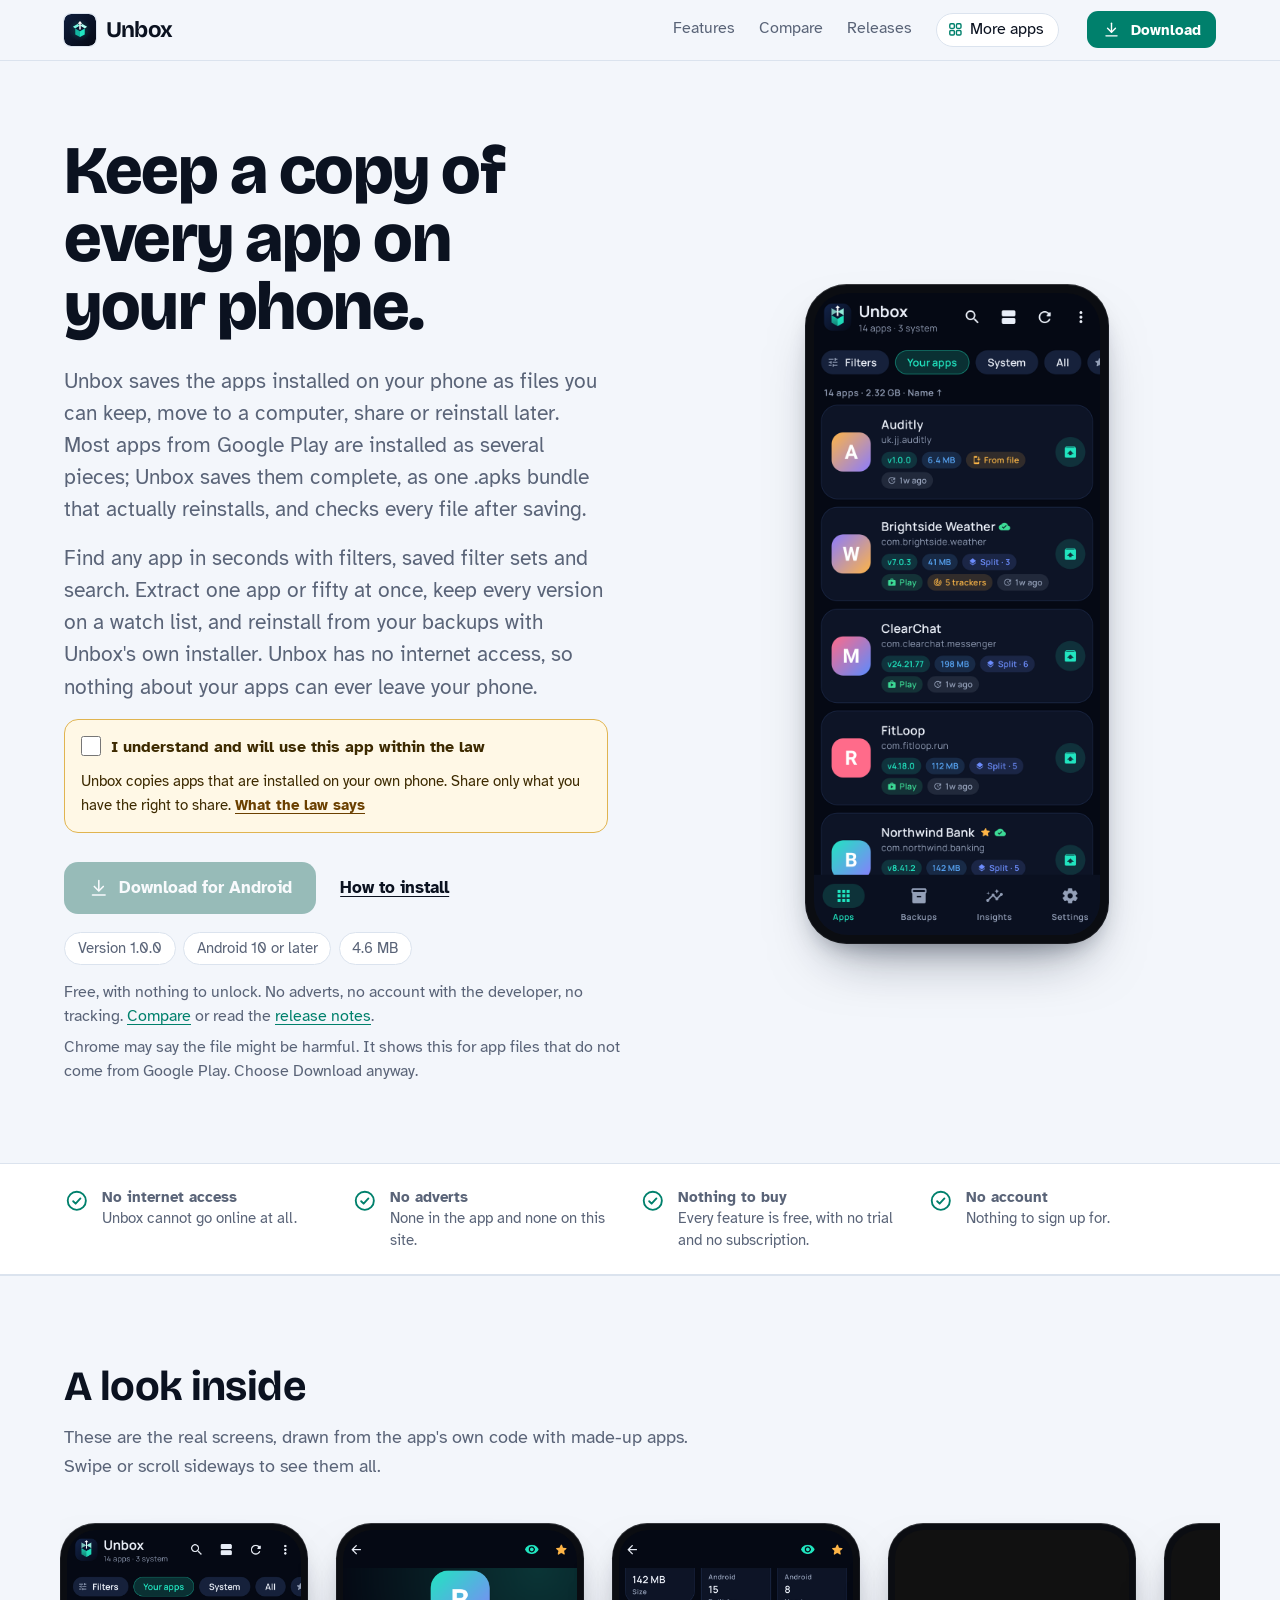
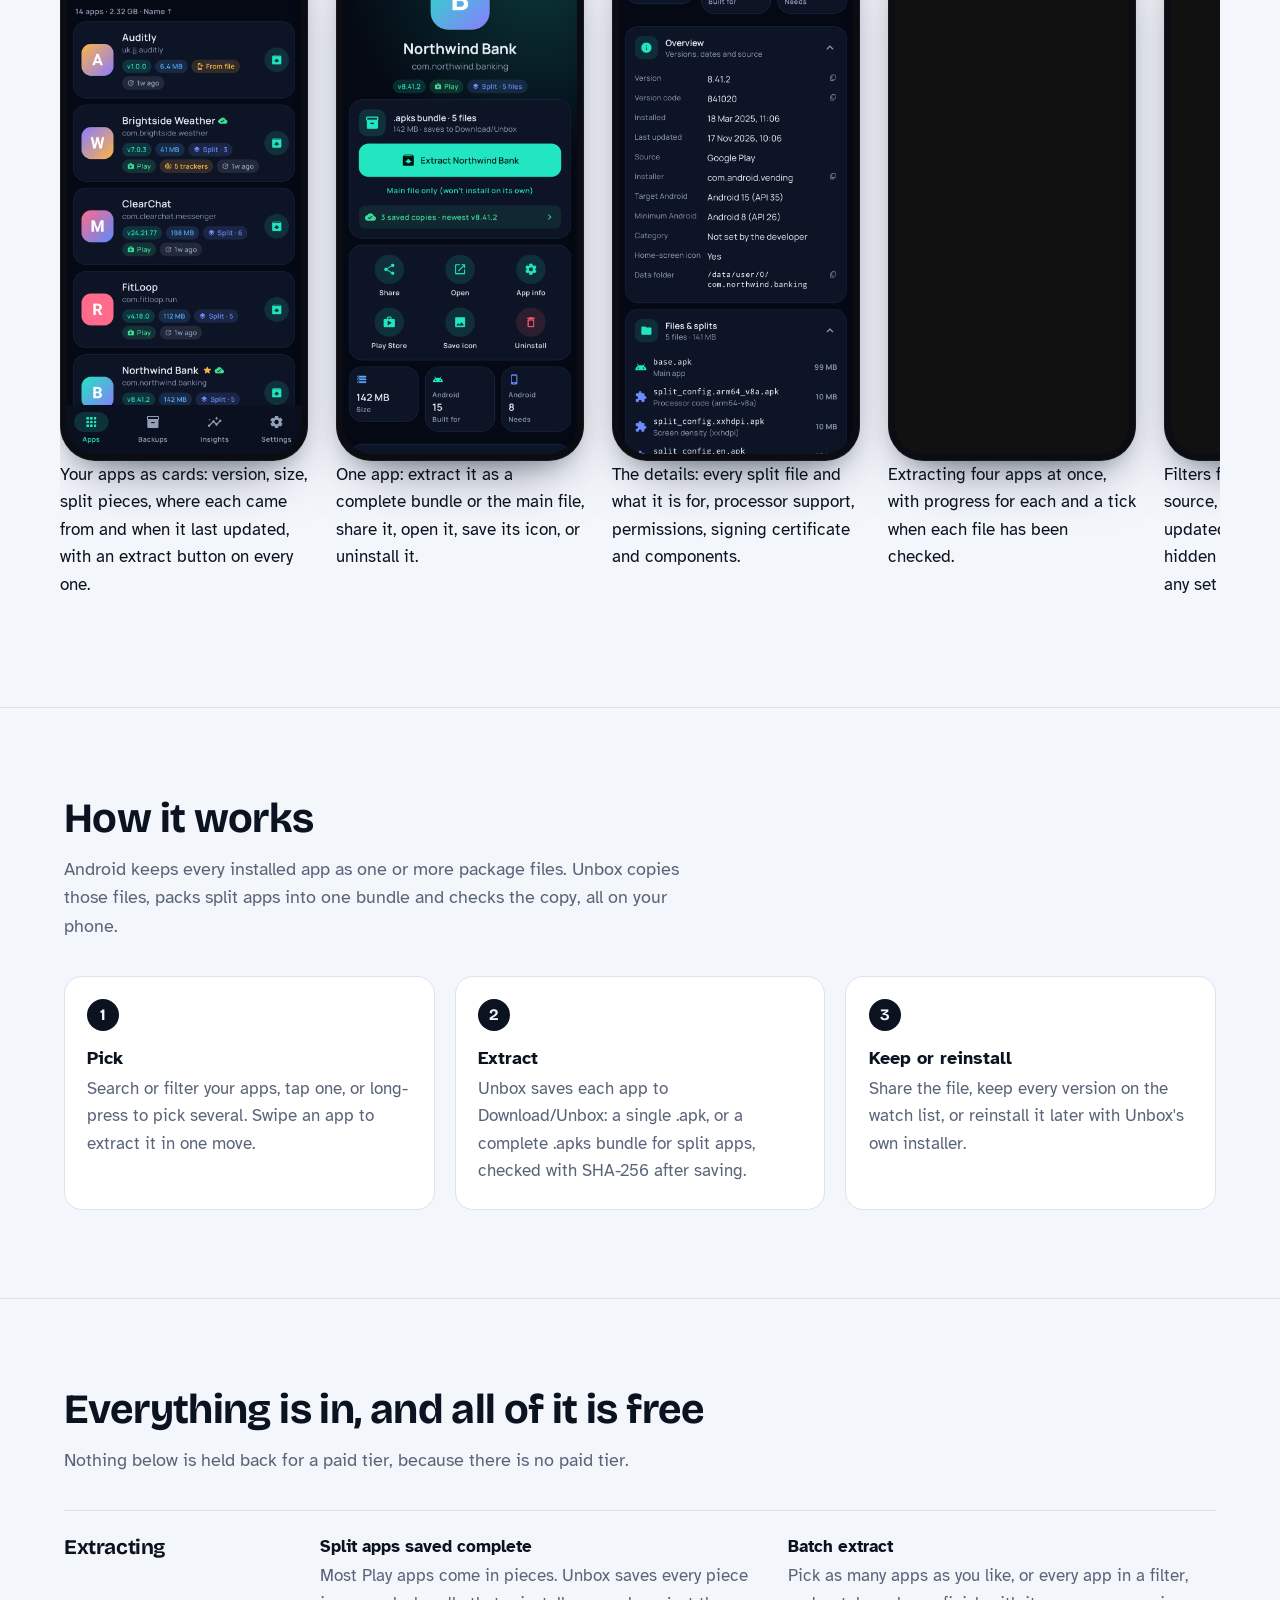
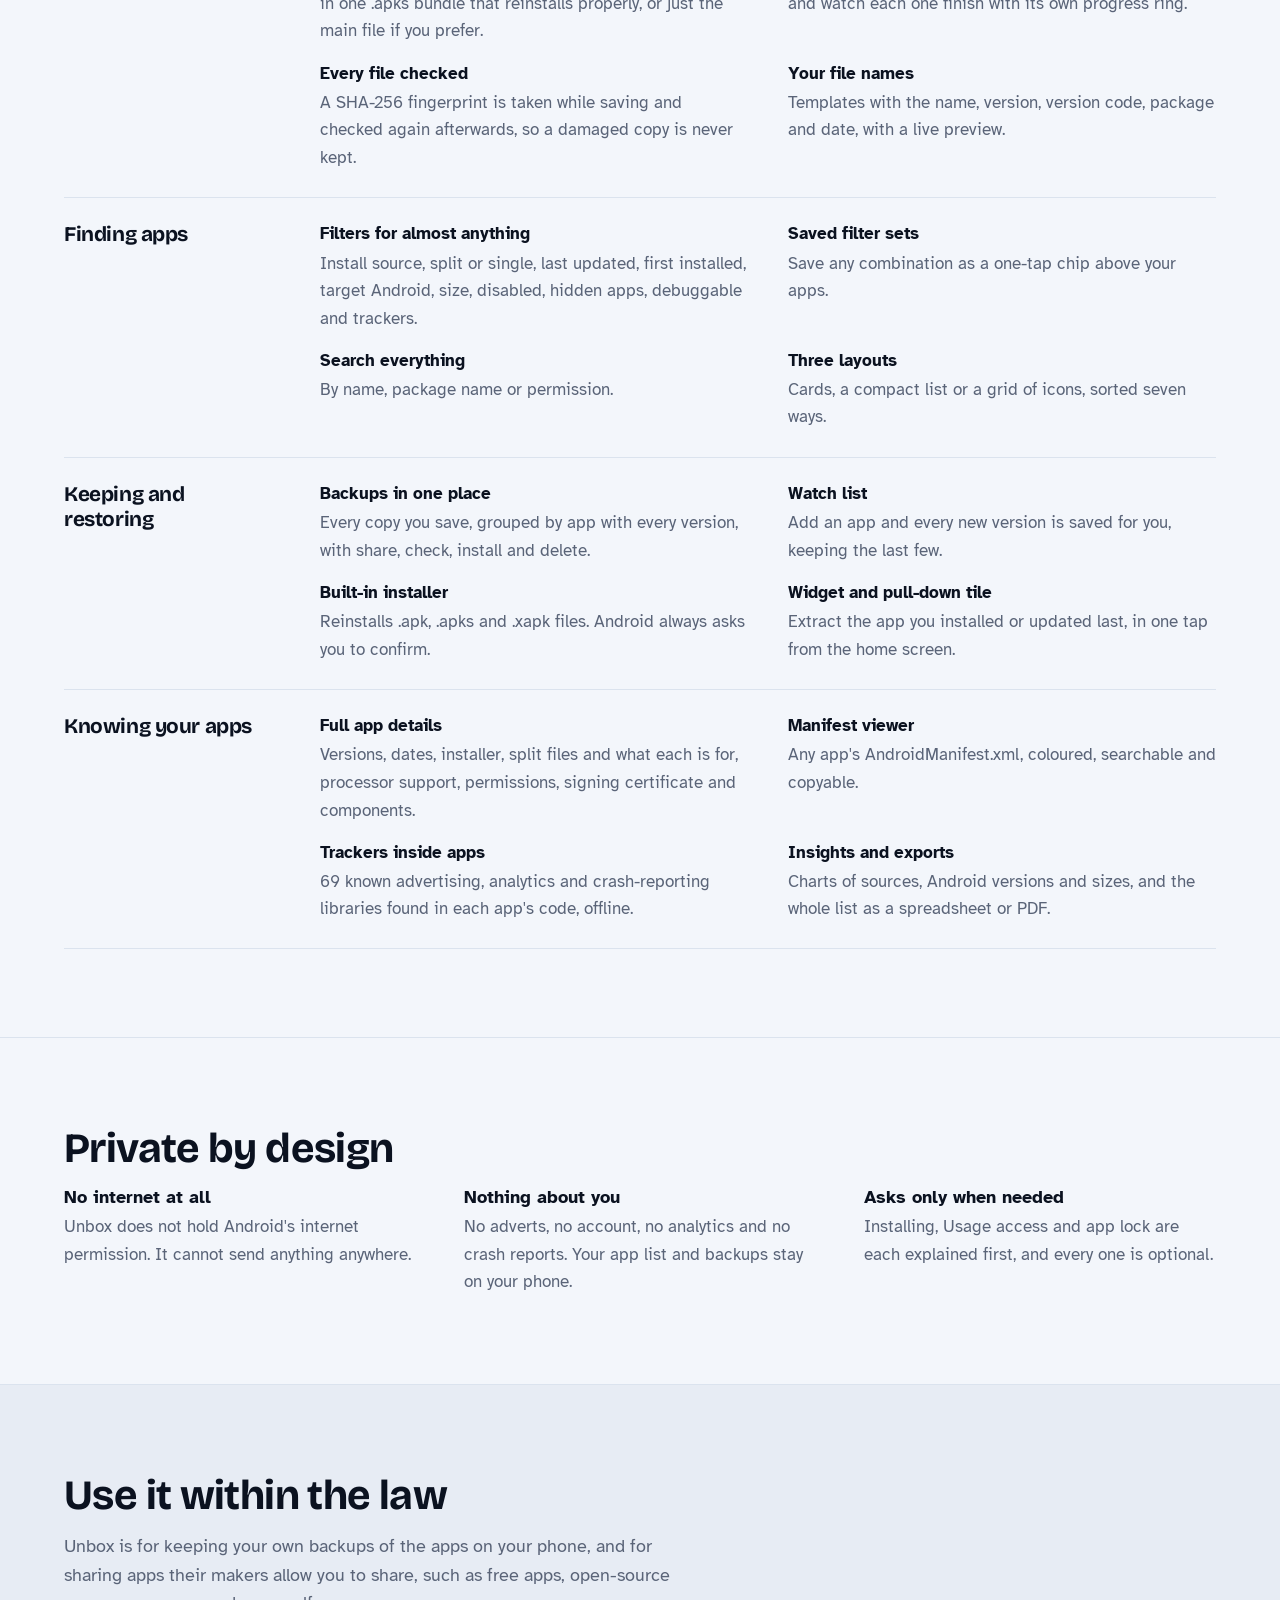
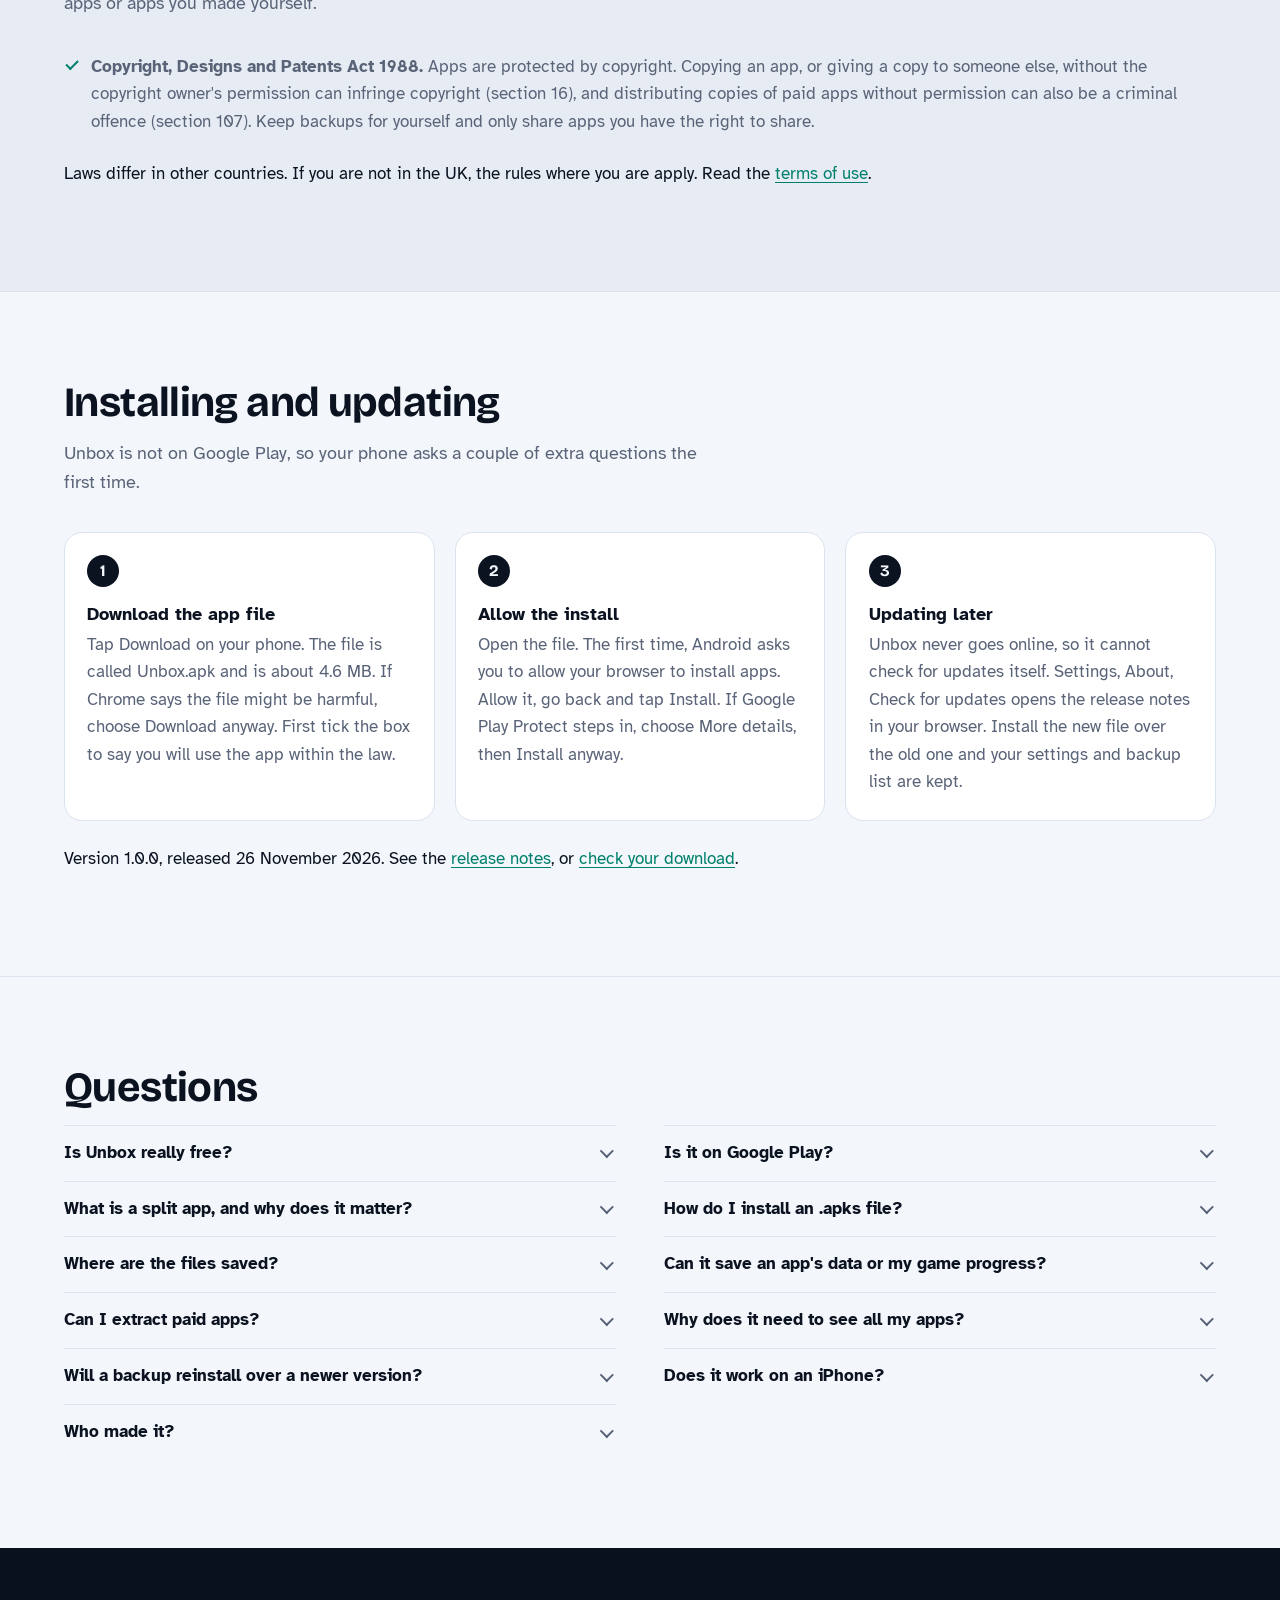
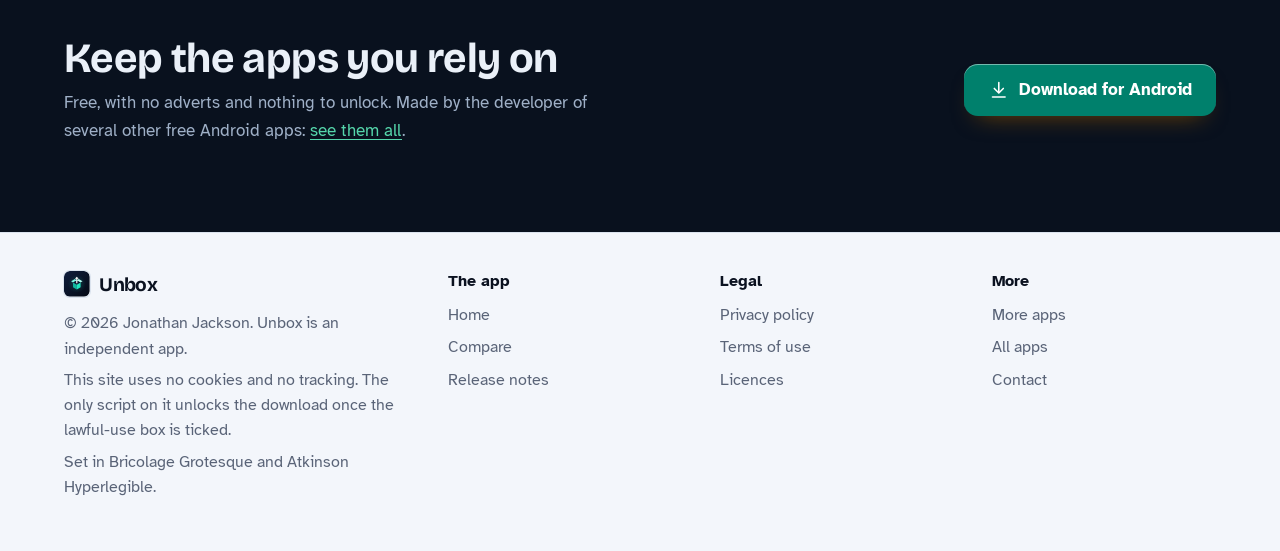
<file: index.html>
<!DOCTYPE html>
<html lang="en-GB">
<head>
<meta charset="utf-8">
<meta name="viewport" content="width=device-width, initial-scale=1">
<title>Unbox: a free, private APK extractor and backup manager for Android</title>
<meta name="description" content="Unbox saves the apps on your Android phone as files you can keep, share and reinstall: split apps as complete .apks bundles, every file checked after saving, batch extraction, a built-in installer, a watch list that keeps each new version, and powerful filters. No internet access, no adverts, no account.">
<meta name="author" content="Jonathan Jackson">
<link rel="canonical" href="https://customgpter.github.io/unbox/">
<meta name="theme-color" content="#f3f6fb" media="(prefers-color-scheme: light)">
<meta name="theme-color" content="#050914" media="(prefers-color-scheme: dark)">
<meta property="og:type" content="website">
<meta property="og:site_name" content="Unbox">
<meta property="og:title" content="Unbox: a free, private APK extractor and backup manager for Android">
<meta property="og:description" content="Unbox saves the apps on your Android phone as files you can keep, share and reinstall: split apps as complete .apks bundles, every file checked after saving, batch extraction, a built-in installer, a watch list that keeps each new version, and powerful filters. No internet access, no adverts, no account.">
<meta property="og:url" content="https://customgpter.github.io/unbox/">
<meta property="og:image" content="https://customgpter.github.io/unbox/assets/og.png">
<meta property="og:image:width" content="1200">
<meta property="og:image:height" content="630">
<meta property="og:image:alt" content="Unbox&#x27;s app list: cards with version, size, split and source tags, filter chips and an extract button on each app">
<meta property="og:locale" content="en_GB">
<meta name="twitter:card" content="summary_large_image">
<link rel="icon" href="./assets/favicon.svg" type="image/svg+xml">
<link rel="apple-touch-icon" href="./assets/apple-touch-icon.png">
<link rel="preload" href="./assets/fonts/bricolage-grotesque-latin.woff2" as="font" type="font/woff2" crossorigin>
<link rel="preload" href="./assets/fonts/atkinson-hyperlegible-latin-400-normal.woff2" as="font" type="font/woff2" crossorigin>
<link rel="stylesheet" href="./assets/site.css?v=1">
<link rel="stylesheet" href="./assets/house.css?v=1">
<link rel="stylesheet" href="./assets/apps-list.css?v=1">
<script src="./assets/apps-list.js?v=1" defer></script>
<script type="application/ld+json">{"@context":"https://schema.org","@type":"SoftwareApplication","name":"Unbox","url":"https://customgpter.github.io/unbox/","description":"Unbox saves the apps on your Android phone as files you can keep, share and reinstall: split apps as complete .apks bundles, every file checked after saving, batch extraction, a built-in installer, a watch list that keeps each new version, and powerful filters. No internet access, no adverts, no account.","applicationCategory":"UtilitiesApplication","operatingSystem":"Android 10 or later","softwareVersion":"1.0.0","downloadUrl":"https://github.com/CustomGPTer/unbox/releases/latest/download/Unbox.apk","releaseNotes":"https://customgpter.github.io/unbox/releases.html","offers":{"@type":"Offer","price":"0","priceCurrency":"GBP"},"inLanguage":"en-GB","image":"https://customgpter.github.io/unbox/assets/og.png","featureList":["Split apps saved complete","Batch extract","Every file checked","Your file names","Filters for almost anything","Saved filter sets","Search everything","Three layouts","Backups in one place","Watch list","Built-in installer","Widget and pull-down tile"],"author":{"@type":"Person","name":"Jonathan Jackson"}}</script>
<script type="application/ld+json">{"@context":"https://schema.org","@type":"FAQPage","mainEntity":[{"@type":"Question","name":"Is Unbox really free?","acceptedAnswer":{"@type":"Answer","text":"Yes. There is no paid version, no trial, no subscription and no adverts, and nothing in the app is locked."}},{"@type":"Question","name":"Is it on Google Play?","acceptedAnswer":{"@type":"Answer","text":"No. Unbox is a personal project and is downloaded from this site as an Android app file. It needs Android 10 or later."}},{"@type":"Question","name":"What is a split app, and why does it matter?","acceptedAnswer":{"@type":"Answer","text":"Many apps from Google Play are installed as a main file plus extra pieces for your screen, language and processor. The main file alone usually won't install on another phone. Unbox saves all the pieces in one .apks bundle, so the backup really works."}},{"@type":"Question","name":"How do I install an .apks file?","acceptedAnswer":{"@type":"Answer","text":"With Unbox itself: Backups, then Install, or Install from a file. It also opens in other bundle installers such as SAI. Android asks you to allow Unbox to install apps the first time, and asks you to confirm every install."}},{"@type":"Question","name":"Where are the files saved?","acceptedAnswer":{"@type":"Answer","text":"In Download/Unbox, with no storage permission needed. You can choose another folder in Settings."}},{"@type":"Question","name":"Can it save an app's data or my game progress?","acceptedAnswer":{"@type":"Answer","text":"No. Unbox saves the app itself, not your data inside it. Android does not let one app read another app's private data."}},{"@type":"Question","name":"Can I extract paid apps?","acceptedAnswer":{"@type":"Answer","text":"Unbox can copy any app on your phone for your own backup. Giving copies of paid apps to other people breaks copyright law, so only share apps you have the right to share."}},{"@type":"Question","name":"Why does it need to see all my apps?","acceptedAnswer":{"@type":"Answer","text":"To list them and save them. Android lets Unbox see your installed apps; that list never leaves your phone, because Unbox has no internet access."}},{"@type":"Question","name":"Will a backup reinstall over a newer version?","acceptedAnswer":{"@type":"Answer","text":"No. Android does not let an older version replace a newer one, and the backup must be signed by the same developer as the installed app. Uninstall the newer one first if you really need the older version."}},{"@type":"Question","name":"Does it work on an iPhone?","acceptedAnswer":{"@type":"Answer","text":"No. Unbox is for Android phones and tablets only."}},{"@type":"Question","name":"Who made it?","acceptedAnswer":{"@type":"Answer","text":"Unbox is made by Jonathan Jackson, an independent developer in the United Kingdom."}}]}</script>
</head>
<body>
<a class="skip" href="#main">Skip to content</a>
<header class="masthead">
<div class="wrap">
<a class="brand" href="./" aria-label="Unbox home"><svg viewBox="0 0 108 108" aria-hidden="true"><defs><linearGradient id="ubbg" x1="0" y1="0" x2="1" y2="1"><stop offset="0" stop-color="#0f1e3d"/><stop offset="1" stop-color="#050914"/></linearGradient><radialGradient id="ubgl" cx="50%" cy="50%" r="50%"><stop offset="0" stop-color="#21e6c1" stop-opacity=".22"/><stop offset="1" stop-color="#21e6c1" stop-opacity="0"/></radialGradient></defs><rect width="108" height="108" rx="24" fill="url(#ubbg)"/><circle cx="54" cy="54" r="38" fill="url(#ubgl)"/><path d="M38 49L54 40L46 34L30 43Z" fill="#7cf5e1"/><path d="M54 40L70 49L78 43L62 34Z" fill="#b4fff2"/><path d="M38 49L54 40L70 49L54 58Z" fill="#0a1630"/><path d="M38 49L54 58L54 78L38 69Z" fill="#12b5a0"/><path d="M54 58L70 49L70 69L54 78Z" fill="#21e6c1"/><path d="M51.5 52L51.5 33L46 33L54 24L62 33L56.5 33L56.5 52Z" fill="#fff"/></svg><span>Unbox</span></a>
<nav aria-label="Main"><ul><li><a href="./#features">Features</a></li><li><a href="./compare.html">Compare</a></li><li><a href="./releases.html">Releases</a></li><li><a class="more-apps" href="./more-apps.html"><svg class="ico" viewBox="0 0 24 24" aria-hidden="true"><rect x="4" y="4" width="6.5" height="6.5" rx="1.6"/><rect x="13.5" y="4" width="6.5" height="6.5" rx="1.6"/><rect x="4" y="13.5" width="6.5" height="6.5" rx="1.6"/><rect x="13.5" y="13.5" width="6.5" height="6.5" rx="1.6"/></svg>More apps</a></li></ul></nav>
<a class="button small" href="./#download"><svg class="ico" viewBox="0 0 24 24" aria-hidden="true"><path d="M12 4v11"/><path d="M7 10.5l5 5 5-5"/><path d="M5 20h14"/></svg>Download</a>
</div>
</header>
<main id="main">
<div class="hero">
<div class="wrap hero-grid">
<div class="hero-copy">
<h1>Keep a copy of every app on your phone.</h1>
<p class="lede">Unbox saves the apps installed on your phone as files you can keep, move to a computer, share or reinstall later. Most apps from Google Play are installed as several pieces; Unbox saves them complete, as one .apks bundle that actually reinstalls, and checks every file after saving.</p><p class="lede">Find any app in seconds with filters, saved filter sets and search. Extract one app or fifty at once, keep every version on a watch list, and reinstall from your backups with Unbox's own installer. Unbox has no internet access, so nothing about your apps can ever leave your phone.</p>

<div class="gate-scope"><div class="law-box" data-gate><label><input type="checkbox"> I understand and will use this app within the law</label><p>Unbox copies apps that are installed on your own phone. Share only what you have the right to share. <a href="terms.html#law">What the law says</a></p><noscript><p>Turn on JavaScript to tick the box and download.</p></noscript></div><p class="get" id="download"><a class="button" data-href="https://github.com/CustomGPTer/unbox/releases/latest/download/Unbox.apk" aria-disabled="true" role="link" tabindex="-1"><svg class="ico" viewBox="0 0 24 24" aria-hidden="true"><path d="M12 4v11"/><path d="M7 10.5l5 5 5-5"/><path d="M5 20h14"/></svg>Download for Android</a><a class="aside" href="#install">How to install</a></p></div>
<ul class="pills"><li>Version 1.0.0</li><li>Android 10 or later</li><li>4.6 MB</li></ul>
<p class="facts">Free, with nothing to unlock. No adverts, no account with the developer, no tracking. <a href="compare.html">Compare</a> or read the <a href="releases.html">release notes</a>.</p>
<p class="facts">Chrome may say the file might be harmful. It shows this for app files that do not come from Google Play. Choose Download anyway.</p>
</div>
<div class="hero-phone"><div class="phone"><img src="./assets/screens/apps.png" alt="Your apps as cards: version, size, split pieces, where each came from and when it last updated, with an extract button on every one." width="393" height="852" fetchpriority="high"></div></div>
</div>
</div>

<section class="promises" aria-label="In short">
<div class="wrap"><ul><li><svg class="ico" viewBox="0 0 24 24" aria-hidden="true"><circle cx="12" cy="12" r="8.5"/><path d="M8.6 12.4l2.3 2.3 4.5-4.9"/></svg><span><b>No internet access</b><span>Unbox cannot go online at all.</span></span></li><li><svg class="ico" viewBox="0 0 24 24" aria-hidden="true"><circle cx="12" cy="12" r="8.5"/><path d="M8.6 12.4l2.3 2.3 4.5-4.9"/></svg><span><b>No adverts</b><span>None in the app and none on this site.</span></span></li><li><svg class="ico" viewBox="0 0 24 24" aria-hidden="true"><circle cx="12" cy="12" r="8.5"/><path d="M8.6 12.4l2.3 2.3 4.5-4.9"/></svg><span><b>Nothing to buy</b><span>Every feature is free, with no trial and no subscription.</span></span></li><li><svg class="ico" viewBox="0 0 24 24" aria-hidden="true"><circle cx="12" cy="12" r="8.5"/><path d="M8.6 12.4l2.3 2.3 4.5-4.9"/></svg><span><b>No account</b><span>Nothing to sign up for.</span></span></li></ul></div>
</section>

<section id="screens" aria-labelledby="screens-h">
<div class="wrap">
<h2 id="screens-h">A look inside</h2>
<p class="intro">These are the real screens, drawn from the app&#x27;s own code with made-up apps. Swipe or scroll sideways to see them all.</p>
<div class="gallery" tabindex="0" role="region" aria-label="Screens from Unbox"><figure class="shot"><div class="phone"><img src="./assets/screens/apps.png" alt="Your apps as cards: version, size, split pieces, where each came from and when it last updated, with an extract button on every one." width="393" height="852" loading="eager" decoding="async"></div><figcaption>Your apps as cards: version, size, split pieces, where each came from and when it last updated, with an extract button on every one.</figcaption></figure><figure class="shot"><div class="phone"><img src="./assets/screens/details.png" alt="One app: extract it as a complete bundle or the main file, share it, open it, save its icon, or uninstall it." width="393" height="852" loading="eager" decoding="async"></div><figcaption>One app: extract it as a complete bundle or the main file, share it, open it, save its icon, or uninstall it.</figcaption></figure><figure class="shot"><div class="phone"><img src="./assets/screens/files.png" alt="The details: every split file and what it is for, processor support, permissions, signing certificate and components." width="393" height="852" loading="eager" decoding="async"></div><figcaption>The details: every split file and what it is for, processor support, permissions, signing certificate and components.</figcaption></figure><figure class="shot"><div class="phone"><img src="./assets/screens/extracting.png" alt="Extracting four apps at once, with progress for each and a tick when each file has been checked." width="393" height="852" loading="eager" decoding="async"></div><figcaption>Extracting four apps at once, with progress for each and a tick when each file has been checked.</figcaption></figure><figure class="shot"><div class="phone"><img src="./assets/screens/filters.png" alt="Filters for almost anything: source, split or single, last updated, Android version, size, hidden apps and trackers. Save any set as a chip." width="393" height="852" loading="eager" decoding="async"></div><figcaption>Filters for almost anything: source, split or single, last updated, Android version, size, hidden apps and trackers. Save any set as a chip.</figcaption></figure><figure class="shot"><div class="phone"><img src="./assets/screens/backups.png" alt="Backups: every copy you have saved, grouped by app with every version, and the watch list that saves new versions for you." width="393" height="852" loading="eager" decoding="async"></div><figcaption>Backups: every copy you have saved, grouped by app with every version, and the watch list that saves new versions for you.</figcaption></figure><figure class="shot"><div class="phone"><img src="./assets/screens/insights.png" alt="Insights: where your apps came from, which Android they are built for, the biggest apps and the ones worth a look." width="393" height="852" loading="eager" decoding="async"></div><figcaption>Insights: where your apps came from, which Android they are built for, the biggest apps and the ones worth a look.</figcaption></figure><figure class="shot"><div class="phone"><img src="./assets/screens/manifest.png" alt="The full manifest of any app, readable, searchable and copyable." width="393" height="852" loading="eager" decoding="async"></div><figcaption>The full manifest of any app, readable, searchable and copyable.</figcaption></figure><figure class="shot"><div class="phone"><img src="./assets/screens/opening.png" alt="The opening: the box opens, the arrow rises out and Unbox writes itself in." width="393" height="852" loading="eager" decoding="async"></div><figcaption>The opening: the box opens, the arrow rises out and Unbox writes itself in.</figcaption></figure><figure class="shot"><div class="phone"><img src="./assets/screens/light.png" alt="Light theme. Unbox also has six accent colours, pure black and your wallpaper&#x27;s colours." width="393" height="852" loading="eager" decoding="async"></div><figcaption>Light theme. Unbox also has six accent colours, pure black and your wallpaper&#x27;s colours.</figcaption></figure></div>
</div>
</section>

<section id="how" aria-labelledby="how-h">
<div class="wrap">
<h2 id="how-h">How it works</h2>
<p class="intro">Android keeps every installed app as one or more package files. Unbox copies those files, packs split apps into one bundle and checks the copy, all on your phone.</p>
<ol class="steps"><li><h3>Pick</h3><p>Search or filter your apps, tap one, or long-press to pick several. Swipe an app to extract it in one move.</p></li><li><h3>Extract</h3><p>Unbox saves each app to Download/Unbox: a single .apk, or a complete .apks bundle for split apps, checked with SHA-256 after saving.</p></li><li><h3>Keep or reinstall</h3><p>Share the file, keep every version on the watch list, or reinstall it later with Unbox's own installer.</p></li></ol>
</div>
</section>

<section id="features" aria-labelledby="features-h">
<div class="wrap">
<h2 id="features-h">Everything is in, and all of it is free</h2>
<p class="intro">Nothing below is held back for a paid tier, because there is no paid tier.</p>
<div class="groups"><div class="group"><h3>Extracting</h3><dl><div><dt>Split apps saved complete</dt><dd>Most Play apps come in pieces. Unbox saves every piece in one .apks bundle that reinstalls properly, or just the main file if you prefer.</dd></div><div><dt>Batch extract</dt><dd>Pick as many apps as you like, or every app in a filter, and watch each one finish with its own progress ring.</dd></div><div><dt>Every file checked</dt><dd>A SHA-256 fingerprint is taken while saving and checked again afterwards, so a damaged copy is never kept.</dd></div><div><dt>Your file names</dt><dd>Templates with the name, version, version code, package and date, with a live preview.</dd></div></dl></div><div class="group"><h3>Finding apps</h3><dl><div><dt>Filters for almost anything</dt><dd>Install source, split or single, last updated, first installed, target Android, size, disabled, hidden apps, debuggable and trackers.</dd></div><div><dt>Saved filter sets</dt><dd>Save any combination as a one-tap chip above your apps.</dd></div><div><dt>Search everything</dt><dd>By name, package name or permission.</dd></div><div><dt>Three layouts</dt><dd>Cards, a compact list or a grid of icons, sorted seven ways.</dd></div></dl></div><div class="group"><h3>Keeping and restoring</h3><dl><div><dt>Backups in one place</dt><dd>Every copy you save, grouped by app with every version, with share, check, install and delete.</dd></div><div><dt>Watch list</dt><dd>Add an app and every new version is saved for you, keeping the last few.</dd></div><div><dt>Built-in installer</dt><dd>Reinstalls .apk, .apks and .xapk files. Android always asks you to confirm.</dd></div><div><dt>Widget and pull-down tile</dt><dd>Extract the app you installed or updated last, in one tap from the home screen.</dd></div></dl></div><div class="group"><h3>Knowing your apps</h3><dl><div><dt>Full app details</dt><dd>Versions, dates, installer, split files and what each is for, processor support, permissions, signing certificate and components.</dd></div><div><dt>Manifest viewer</dt><dd>Any app's AndroidManifest.xml, coloured, searchable and copyable.</dd></div><div><dt>Trackers inside apps</dt><dd>69 known advertising, analytics and crash-reporting libraries found in each app's code, offline.</dd></div><div><dt>Insights and exports</dt><dd>Charts of sources, Android versions and sizes, and the whole list as a spreadsheet or PDF.</dd></div></dl></div></div>
</div>
</section>

<section id="privacy" aria-labelledby="privacy-h">
<div class="wrap">
<h2 id="privacy-h">Private by design</h2>
<ul class="plain"><li><h3>No internet at all</h3><p>Unbox does not hold Android's internet permission. It cannot send anything anywhere.</p></li><li><h3>Nothing about you</h3><p>No adverts, no account, no analytics and no crash reports. Your app list and backups stay on your phone.</p></li><li><h3>Asks only when needed</h3><p>Installing, Usage access and app lock are each explained first, and every one is optional.</p></li></ul>
</div>
</section>

<section id="law" aria-labelledby="law-h" class="law-band">
<div class="wrap">
<h2 id="law-h">Use it within the law</h2>
<p class="intro">Unbox is for keeping your own backups of the apps on your phone, and for sharing apps their makers allow you to share, such as free apps, open-source apps or apps you made yourself.</p>
<ul class="ticks"><li><b>Copyright, Designs and Patents Act 1988.</b> Apps are protected by copyright. Copying an app, or giving a copy to someone else, without the copyright owner's permission can infringe copyright (section 16), and distributing copies of paid apps without permission can also be a criminal offence (section 107). Keep backups for yourself and only share apps you have the right to share.</li></ul>
<p class="after-table">Laws differ in other countries. If you are not in the UK, the rules where you are apply. Read the <a href="terms.html#law">terms of use</a>.</p>
</div>
</section>
<section id="install" aria-labelledby="install-h">
<div class="wrap">
<h2 id="install-h">Installing and updating</h2>
<p class="intro">Unbox is not on Google Play, so your phone asks a couple of extra questions the first time.</p>
<ol class="steps"><li><h3>Download the app file</h3><p>Tap Download on your phone. The file is called Unbox.apk and is about 4.6 MB. If Chrome says the file might be harmful, choose Download anyway. First tick the box to say you will use the app within the law.</p></li><li><h3>Allow the install</h3><p>Open the file. The first time, Android asks you to allow your browser to install apps. Allow it, go back and tap Install. If Google Play Protect steps in, choose More details, then Install anyway.</p></li><li><h3>Updating later</h3><p>Unbox never goes online, so it cannot check for updates itself. Settings, About, Check for updates opens the release notes in your browser. Install the new file over the old one and your settings and backup list are kept.</p></li></ol>
<p class="after-table">Version 1.0.0, released 26 November 2026. See the <a href="releases.html">release notes</a>, or <a href="releases.html#checking">check your download</a>.</p>
</div>
</section>

<section id="questions" aria-labelledby="questions-h">
<div class="wrap">
<h2 id="questions-h">Questions</h2>
<div class="faq"><details><summary>Is Unbox really free?</summary><p>Yes. There is no paid version, no trial, no subscription and no adverts, and nothing in the app is locked.</p></details><details><summary>Is it on Google Play?</summary><p>No. Unbox is a personal project and is downloaded from this site as an Android app file. It needs Android 10 or later.</p></details><details><summary>What is a split app, and why does it matter?</summary><p>Many apps from Google Play are installed as a main file plus extra pieces for your screen, language and processor. The main file alone usually won't install on another phone. Unbox saves all the pieces in one .apks bundle, so the backup really works.</p></details><details><summary>How do I install an .apks file?</summary><p>With Unbox itself: Backups, then Install, or Install from a file. It also opens in other bundle installers such as SAI. Android asks you to allow Unbox to install apps the first time, and asks you to confirm every install.</p></details><details><summary>Where are the files saved?</summary><p>In Download/Unbox, with no storage permission needed. You can choose another folder in Settings.</p></details><details><summary>Can it save an app&#x27;s data or my game progress?</summary><p>No. Unbox saves the app itself, not your data inside it. Android does not let one app read another app's private data.</p></details><details><summary>Can I extract paid apps?</summary><p>Unbox can copy any app on your phone for your own backup. Giving copies of paid apps to other people breaks copyright law, so only share apps you have the right to share.</p></details><details><summary>Why does it need to see all my apps?</summary><p>To list them and save them. Android lets Unbox see your installed apps; that list never leaves your phone, because Unbox has no internet access.</p></details><details><summary>Will a backup reinstall over a newer version?</summary><p>No. Android does not let an older version replace a newer one, and the backup must be signed by the same developer as the installed app. Uninstall the newer one first if you really need the older version.</p></details><details><summary>Does it work on an iPhone?</summary><p>No. Unbox is for Android phones and tablets only.</p></details><details><summary>Who made it?</summary><p>Unbox is made by Jonathan Jackson, an independent developer in the United Kingdom.</p></details></div>
</div>
</section>

<section class="closing" aria-labelledby="closing-h">
<div class="wrap">
<div><h2 id="closing-h">Keep the apps you rely on</h2><p>Free, with no adverts and nothing to unlock. Made by the developer of several other free Android apps: <a href="more-apps.html">see them all</a>.</p></div>
<a class="button" href="./#download"><svg class="ico" viewBox="0 0 24 24" aria-hidden="true"><path d="M12 4v11"/><path d="M7 10.5l5 5 5-5"/><path d="M5 20h14"/></svg>Download for Android</a>
</div>
</section>
</main>
<footer class="colophon">
<div class="wrap">
<div>
<a class="brand" href="./" aria-label="Unbox home"><svg viewBox="0 0 108 108" aria-hidden="true"><defs><linearGradient id="ubbg" x1="0" y1="0" x2="1" y2="1"><stop offset="0" stop-color="#0f1e3d"/><stop offset="1" stop-color="#050914"/></linearGradient><radialGradient id="ubgl" cx="50%" cy="50%" r="50%"><stop offset="0" stop-color="#21e6c1" stop-opacity=".22"/><stop offset="1" stop-color="#21e6c1" stop-opacity="0"/></radialGradient></defs><rect width="108" height="108" rx="24" fill="url(#ubbg)"/><circle cx="54" cy="54" r="38" fill="url(#ubgl)"/><path d="M38 49L54 40L46 34L30 43Z" fill="#7cf5e1"/><path d="M54 40L70 49L78 43L62 34Z" fill="#b4fff2"/><path d="M38 49L54 40L70 49L54 58Z" fill="#0a1630"/><path d="M38 49L54 58L54 78L38 69Z" fill="#12b5a0"/><path d="M54 58L70 49L70 69L54 78Z" fill="#21e6c1"/><path d="M51.5 52L51.5 33L46 33L54 24L62 33L56.5 33L56.5 52Z" fill="#fff"/></svg><span>Unbox</span></a>
<p>&copy; 2026 Jonathan Jackson. Unbox is an independent app.</p>
<p>This site uses no cookies and no tracking. The only script on it unlocks the download once the lawful-use box is ticked.</p>
<p>Set in Bricolage Grotesque and Atkinson Hyperlegible.</p>
</div>
<nav aria-label="The app"><h2>The app</h2><ul>
<li><a href="./">Home</a></li>
<li><a href="./compare.html">Compare</a></li>
<li><a href="./releases.html">Release notes</a></li>

</ul></nav>
<nav aria-label="Legal"><h2>Legal</h2><ul>
<li><a href="./privacy.html">Privacy policy</a></li>
<li><a href="./terms.html">Terms of use</a></li>
<li><a href="./licences.html">Licences</a></li>
</ul></nav>
<nav aria-label="More"><h2>More</h2><ul>
<li><a href="./more-apps.html">More apps</a></li>
<li><a href="https://customgpter.github.io/">All apps</a></li>
<li><a href="https://github.com/CustomGPTer/unbox/issues">Contact</a></li>
</ul></nav>
</div>
</footer>
</body>
</html>
</file>
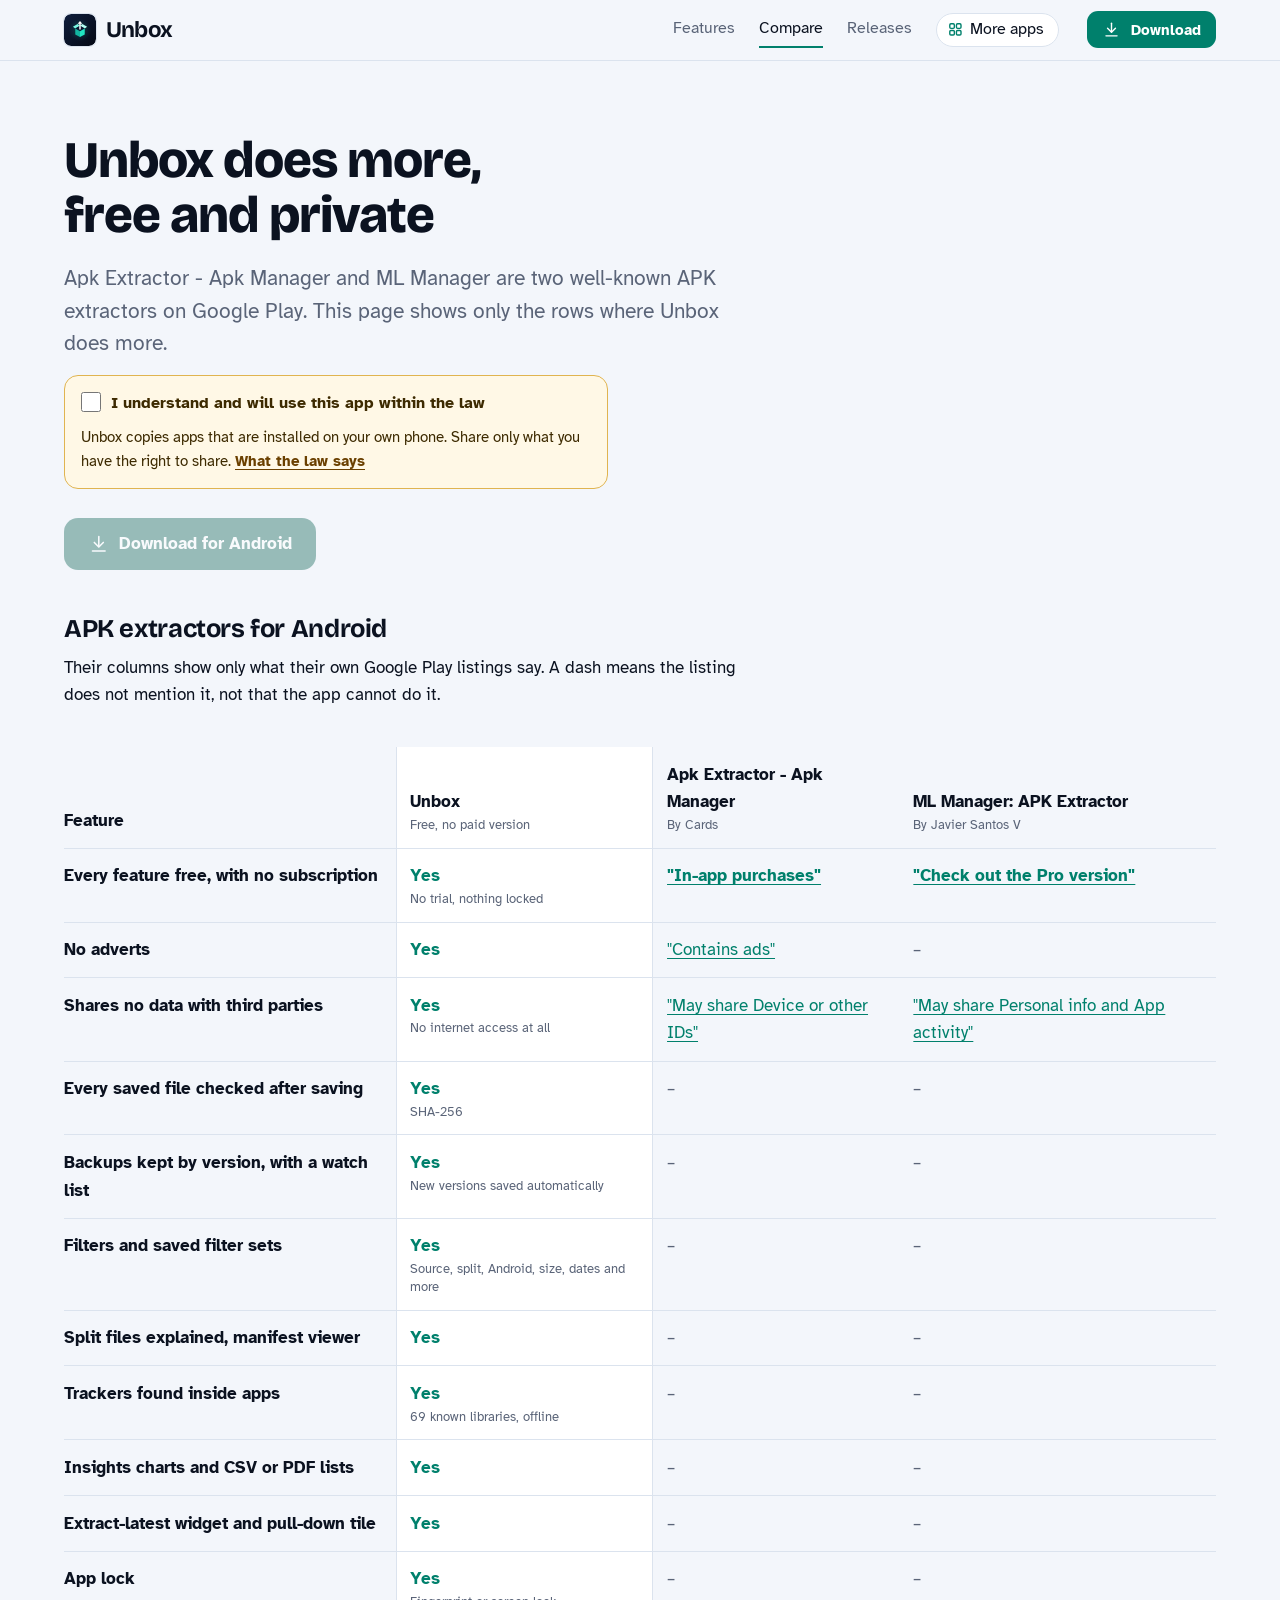
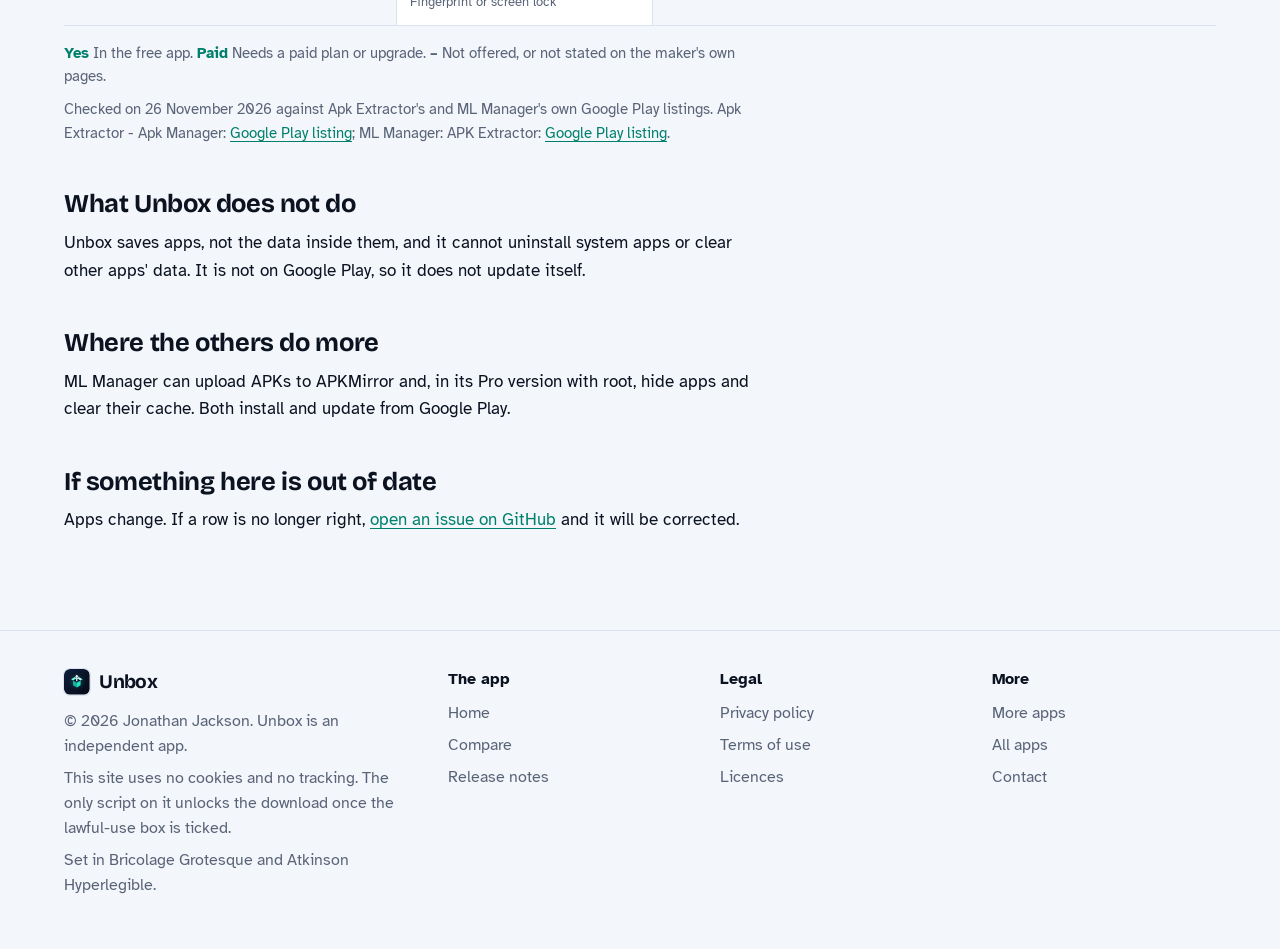
<file: compare.html>
<!DOCTYPE html>
<html lang="en-GB">
<head>
<meta charset="utf-8">
<meta name="viewport" content="width=device-width, initial-scale=1">
<title>Unbox compared with Apk Extractor and ML Manager</title>
<meta name="description" content="How Unbox compares with Apk Extractor - Apk Manager and ML Manager: APK Extractor, row by row, with each claim linked to their own Google Play listings.">
<meta name="author" content="Jonathan Jackson">
<link rel="canonical" href="https://customgpter.github.io/unbox/compare.html">
<meta name="theme-color" content="#f3f6fb" media="(prefers-color-scheme: light)">
<meta name="theme-color" content="#050914" media="(prefers-color-scheme: dark)">
<meta property="og:type" content="website">
<meta property="og:site_name" content="Unbox">
<meta property="og:title" content="Unbox compared with Apk Extractor and ML Manager">
<meta property="og:description" content="How Unbox compares with Apk Extractor - Apk Manager and ML Manager: APK Extractor, row by row, with each claim linked to their own Google Play listings.">
<meta property="og:url" content="https://customgpter.github.io/unbox/compare.html">
<meta property="og:image" content="https://customgpter.github.io/unbox/assets/og.png">
<meta property="og:image:width" content="1200">
<meta property="og:image:height" content="630">
<meta property="og:image:alt" content="Unbox&#x27;s app list: cards with version, size, split and source tags, filter chips and an extract button on each app">
<meta property="og:locale" content="en_GB">
<meta name="twitter:card" content="summary_large_image">
<link rel="icon" href="./assets/favicon.svg" type="image/svg+xml">
<link rel="apple-touch-icon" href="./assets/apple-touch-icon.png">
<link rel="preload" href="./assets/fonts/bricolage-grotesque-latin.woff2" as="font" type="font/woff2" crossorigin>
<link rel="preload" href="./assets/fonts/atkinson-hyperlegible-latin-400-normal.woff2" as="font" type="font/woff2" crossorigin>
<link rel="stylesheet" href="./assets/site.css?v=1">
<link rel="stylesheet" href="./assets/house.css?v=1">
<link rel="stylesheet" href="./assets/apps-list.css?v=1">
<script src="./assets/apps-list.js?v=1" defer></script>
</head>
<body>
<a class="skip" href="#main">Skip to content</a>
<header class="masthead">
<div class="wrap">
<a class="brand" href="./" aria-label="Unbox home"><svg viewBox="0 0 108 108" aria-hidden="true"><defs><linearGradient id="ubbg" x1="0" y1="0" x2="1" y2="1"><stop offset="0" stop-color="#0f1e3d"/><stop offset="1" stop-color="#050914"/></linearGradient><radialGradient id="ubgl" cx="50%" cy="50%" r="50%"><stop offset="0" stop-color="#21e6c1" stop-opacity=".22"/><stop offset="1" stop-color="#21e6c1" stop-opacity="0"/></radialGradient></defs><rect width="108" height="108" rx="24" fill="url(#ubbg)"/><circle cx="54" cy="54" r="38" fill="url(#ubgl)"/><path d="M38 49L54 40L46 34L30 43Z" fill="#7cf5e1"/><path d="M54 40L70 49L78 43L62 34Z" fill="#b4fff2"/><path d="M38 49L54 40L70 49L54 58Z" fill="#0a1630"/><path d="M38 49L54 58L54 78L38 69Z" fill="#12b5a0"/><path d="M54 58L70 49L70 69L54 78Z" fill="#21e6c1"/><path d="M51.5 52L51.5 33L46 33L54 24L62 33L56.5 33L56.5 52Z" fill="#fff"/></svg><span>Unbox</span></a>
<nav aria-label="Main"><ul><li><a href="./#features">Features</a></li><li><a href="./compare.html" aria-current="page">Compare</a></li><li><a href="./releases.html">Releases</a></li><li><a class="more-apps" href="./more-apps.html"><svg class="ico" viewBox="0 0 24 24" aria-hidden="true"><rect x="4" y="4" width="6.5" height="6.5" rx="1.6"/><rect x="13.5" y="4" width="6.5" height="6.5" rx="1.6"/><rect x="4" y="13.5" width="6.5" height="6.5" rx="1.6"/><rect x="13.5" y="13.5" width="6.5" height="6.5" rx="1.6"/></svg>More apps</a></li></ul></nav>
<a class="button small" href="./#download"><svg class="ico" viewBox="0 0 24 24" aria-hidden="true"><path d="M12 4v11"/><path d="M7 10.5l5 5 5-5"/><path d="M5 20h14"/></svg>Download</a>
</div>
</header>
<main id="main" class="doc">
<div class="wrap">
<div class="measure">
<h1>Unbox does more, free and private</h1>
<p class="lede">Apk Extractor - Apk Manager and ML Manager are two well-known APK extractors on Google Play. This page shows only the rows where Unbox does more.</p>
<div class="gate-scope"><div class="law-box" data-gate><label><input type="checkbox"> I understand and will use this app within the law</label><p>Unbox copies apps that are installed on your own phone. Share only what you have the right to share. <a href="terms.html#law">What the law says</a></p><noscript><p>Turn on JavaScript to tick the box and download.</p></noscript></div><p class="get"><a class="button" data-href="https://github.com/CustomGPTer/unbox/releases/latest/download/Unbox.apk" aria-disabled="true" role="link" tabindex="-1"><svg class="ico" viewBox="0 0 24 24" aria-hidden="true"><path d="M12 4v11"/><path d="M7 10.5l5 5 5-5"/><path d="M5 20h14"/></svg>Download for Android</a></p></div>
<h2 id="table">APK extractors for Android</h2>
<p>Their columns show only what their own Google Play listings say. A dash means the listing does not mention it, not that the app cannot do it.</p>
</div>
<div class="scroll">
<table class="cmp">
<thead><tr><th scope="col">Feature</th><th scope="col" class="ours">Unbox<small>Free, no paid version</small></th><th scope="col">Apk Extractor - Apk Manager<small>By Cards</small></th><th scope="col">ML Manager: APK Extractor<small>By Javier Santos V</small></th></tr></thead>
<tbody>
<tr><th scope="row">Every feature free, with no subscription</th><td class="yes ours"><span class="app">Unbox</span><span class="v">Yes<small>No trial, nothing locked</small></span></td><td class="pay"><span class="app">Apk Extractor - Apk Manager</span><span class="v"><a href="https://play.google.com/store/apps/details?id=com.toralabs.apkextractor&hl=en_GB">"In-app purchases"</a></span></td><td class="pay"><span class="app">ML Manager: APK Extractor</span><span class="v"><a href="https://play.google.com/store/apps/details?id=com.javiersantos.mlmanager&hl=en_GB">"Check out the Pro version"</a></span></td></tr>
<tr><th scope="row">No adverts</th><td class="yes ours"><span class="app">Unbox</span><span class="v">Yes</span></td><td class="na"><span class="app">Apk Extractor - Apk Manager</span><span class="v"><a href="https://play.google.com/store/apps/details?id=com.toralabs.apkextractor&hl=en_GB">"Contains ads"</a></span></td><td class="na"><span class="app">ML Manager: APK Extractor</span><span class="v">&ndash;</span></td></tr>
<tr><th scope="row">Shares no data with third parties</th><td class="yes ours"><span class="app">Unbox</span><span class="v">Yes<small>No internet access at all</small></span></td><td class="na"><span class="app">Apk Extractor - Apk Manager</span><span class="v"><a href="https://play.google.com/store/apps/details?id=com.toralabs.apkextractor&hl=en_GB">"May share Device or other IDs"</a></span></td><td class="na"><span class="app">ML Manager: APK Extractor</span><span class="v"><a href="https://play.google.com/store/apps/details?id=com.javiersantos.mlmanager&hl=en_GB">"May share Personal info and App activity"</a></span></td></tr>
<tr><th scope="row">Every saved file checked after saving</th><td class="yes ours"><span class="app">Unbox</span><span class="v">Yes<small>SHA-256</small></span></td><td class="na"><span class="app">Apk Extractor - Apk Manager</span><span class="v">&ndash;</span></td><td class="na"><span class="app">ML Manager: APK Extractor</span><span class="v">&ndash;</span></td></tr>
<tr><th scope="row">Backups kept by version, with a watch list</th><td class="yes ours"><span class="app">Unbox</span><span class="v">Yes<small>New versions saved automatically</small></span></td><td class="na"><span class="app">Apk Extractor - Apk Manager</span><span class="v">&ndash;</span></td><td class="na"><span class="app">ML Manager: APK Extractor</span><span class="v">&ndash;</span></td></tr>
<tr><th scope="row">Filters and saved filter sets</th><td class="yes ours"><span class="app">Unbox</span><span class="v">Yes<small>Source, split, Android, size, dates and more</small></span></td><td class="na"><span class="app">Apk Extractor - Apk Manager</span><span class="v">&ndash;</span></td><td class="na"><span class="app">ML Manager: APK Extractor</span><span class="v">&ndash;</span></td></tr>
<tr><th scope="row">Split files explained, manifest viewer</th><td class="yes ours"><span class="app">Unbox</span><span class="v">Yes</span></td><td class="na"><span class="app">Apk Extractor - Apk Manager</span><span class="v">&ndash;</span></td><td class="na"><span class="app">ML Manager: APK Extractor</span><span class="v">&ndash;</span></td></tr>
<tr><th scope="row">Trackers found inside apps</th><td class="yes ours"><span class="app">Unbox</span><span class="v">Yes<small>69 known libraries, offline</small></span></td><td class="na"><span class="app">Apk Extractor - Apk Manager</span><span class="v">&ndash;</span></td><td class="na"><span class="app">ML Manager: APK Extractor</span><span class="v">&ndash;</span></td></tr>
<tr><th scope="row">Insights charts and CSV or PDF lists</th><td class="yes ours"><span class="app">Unbox</span><span class="v">Yes</span></td><td class="na"><span class="app">Apk Extractor - Apk Manager</span><span class="v">&ndash;</span></td><td class="na"><span class="app">ML Manager: APK Extractor</span><span class="v">&ndash;</span></td></tr>
<tr><th scope="row">Extract-latest widget and pull-down tile</th><td class="yes ours"><span class="app">Unbox</span><span class="v">Yes</span></td><td class="na"><span class="app">Apk Extractor - Apk Manager</span><span class="v">&ndash;</span></td><td class="na"><span class="app">ML Manager: APK Extractor</span><span class="v">&ndash;</span></td></tr>
<tr><th scope="row">App lock</th><td class="yes ours"><span class="app">Unbox</span><span class="v">Yes<small>Fingerprint or screen lock</small></span></td><td class="na"><span class="app">Apk Extractor - Apk Manager</span><span class="v">&ndash;</span></td><td class="na"><span class="app">ML Manager: APK Extractor</span><span class="v">&ndash;</span></td></tr>
</tbody>
</table>
</div>
<div class="measure">
<p class="key"><strong class="yes">Yes</strong> In the free app. <strong class="pay">Paid</strong> Needs a paid plan or upgrade. <strong>&ndash;</strong> Not offered, or not stated on the maker's own pages.</p>
<p class="key">Checked on 26 November 2026 against Apk Extractor's and ML Manager's own Google Play listings. Apk Extractor - Apk Manager: <a href="https://play.google.com/store/apps/details?id=com.toralabs.apkextractor&hl=en_GB">Google Play listing</a>; ML Manager: APK Extractor: <a href="https://play.google.com/store/apps/details?id=com.javiersantos.mlmanager&hl=en_GB">Google Play listing</a>.</p>
<h2>What Unbox does not do</h2><p>Unbox saves apps, not the data inside them, and it cannot uninstall system apps or clear other apps' data. It is not on Google Play, so it does not update itself.</p><h2>Where the others do more</h2><p>ML Manager can upload APKs to APKMirror and, in its Pro version with root, hide apps and clear their cache. Both install and update from Google Play.</p>
<h2 id="wrong">If something here is out of date</h2>
<p>Apps change. If a row is no longer right, <a href="https://github.com/CustomGPTer/unbox/issues">open an issue on GitHub</a> and it will be corrected.</p>
</div>
</div>
</main>
<footer class="colophon">
<div class="wrap">
<div>
<a class="brand" href="./" aria-label="Unbox home"><svg viewBox="0 0 108 108" aria-hidden="true"><defs><linearGradient id="ubbg" x1="0" y1="0" x2="1" y2="1"><stop offset="0" stop-color="#0f1e3d"/><stop offset="1" stop-color="#050914"/></linearGradient><radialGradient id="ubgl" cx="50%" cy="50%" r="50%"><stop offset="0" stop-color="#21e6c1" stop-opacity=".22"/><stop offset="1" stop-color="#21e6c1" stop-opacity="0"/></radialGradient></defs><rect width="108" height="108" rx="24" fill="url(#ubbg)"/><circle cx="54" cy="54" r="38" fill="url(#ubgl)"/><path d="M38 49L54 40L46 34L30 43Z" fill="#7cf5e1"/><path d="M54 40L70 49L78 43L62 34Z" fill="#b4fff2"/><path d="M38 49L54 40L70 49L54 58Z" fill="#0a1630"/><path d="M38 49L54 58L54 78L38 69Z" fill="#12b5a0"/><path d="M54 58L70 49L70 69L54 78Z" fill="#21e6c1"/><path d="M51.5 52L51.5 33L46 33L54 24L62 33L56.5 33L56.5 52Z" fill="#fff"/></svg><span>Unbox</span></a>
<p>&copy; 2026 Jonathan Jackson. Unbox is an independent app.</p>
<p>This site uses no cookies and no tracking. The only script on it unlocks the download once the lawful-use box is ticked.</p>
<p>Set in Bricolage Grotesque and Atkinson Hyperlegible.</p>
</div>
<nav aria-label="The app"><h2>The app</h2><ul>
<li><a href="./">Home</a></li>
<li><a href="./compare.html">Compare</a></li>
<li><a href="./releases.html">Release notes</a></li>

</ul></nav>
<nav aria-label="Legal"><h2>Legal</h2><ul>
<li><a href="./privacy.html">Privacy policy</a></li>
<li><a href="./terms.html">Terms of use</a></li>
<li><a href="./licences.html">Licences</a></li>
</ul></nav>
<nav aria-label="More"><h2>More</h2><ul>
<li><a href="./more-apps.html">More apps</a></li>
<li><a href="https://customgpter.github.io/">All apps</a></li>
<li><a href="https://github.com/CustomGPTer/unbox/issues">Contact</a></li>
</ul></nav>
</div>
</footer>
</body>
</html>
</file>
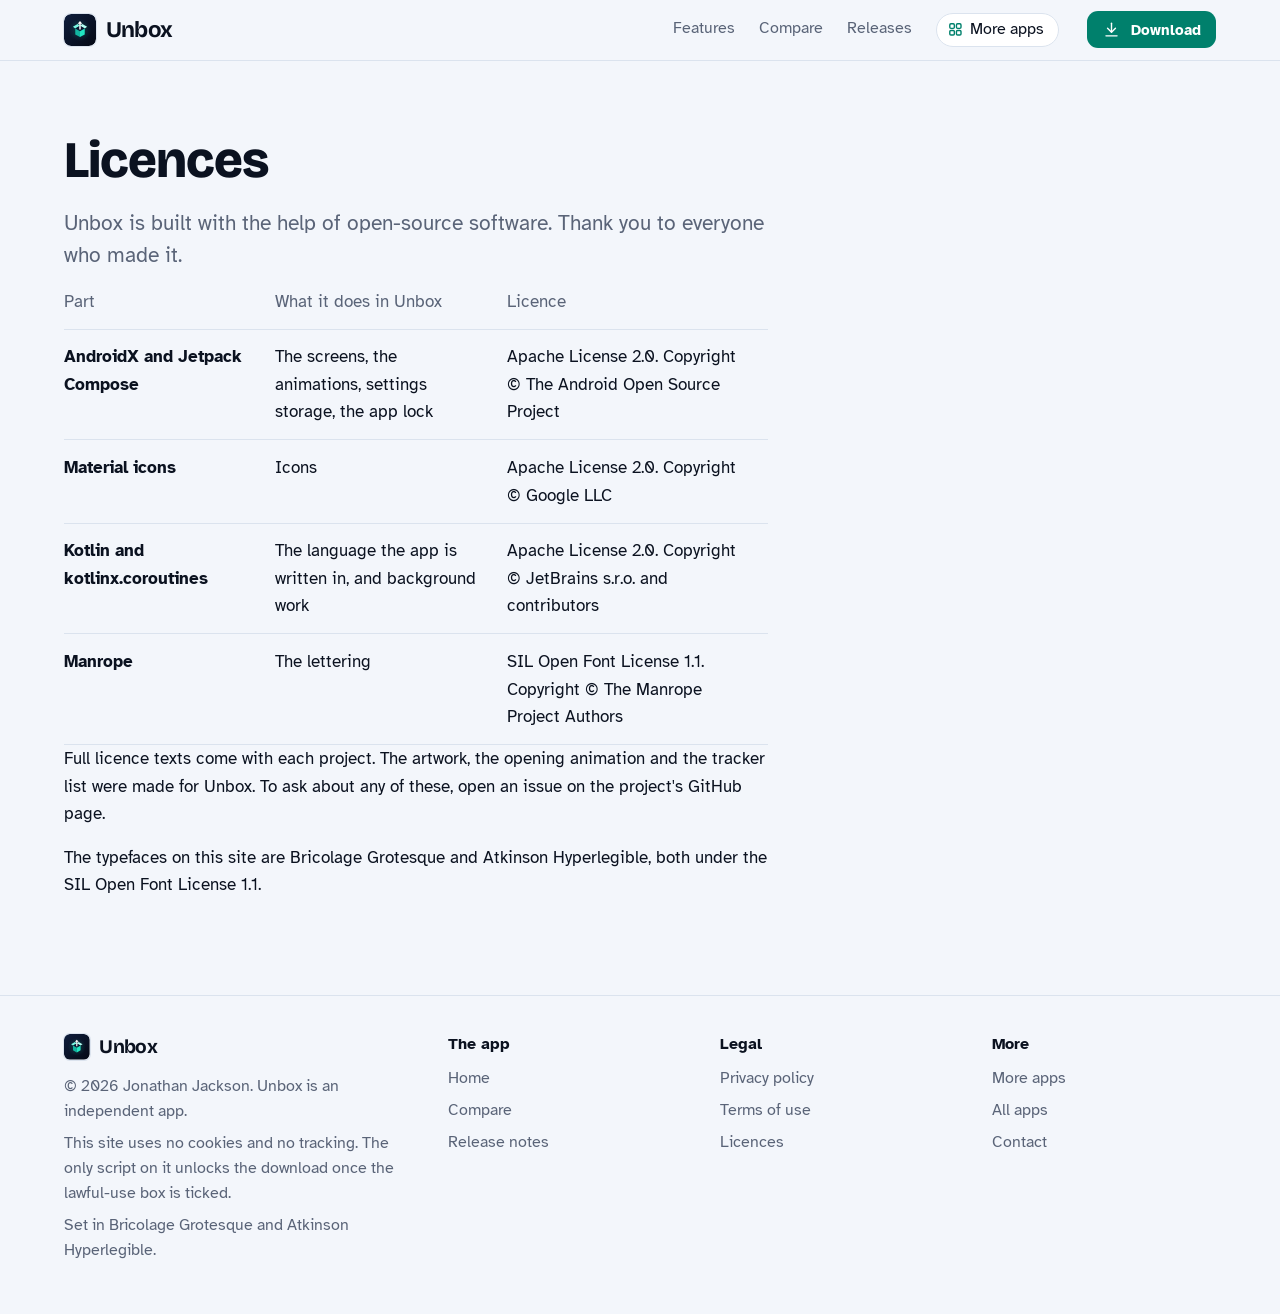
<file: licences.html>
<!DOCTYPE html>
<html lang="en-GB">
<head>
<meta charset="utf-8">
<meta name="viewport" content="width=device-width, initial-scale=1">
<title>Unbox licences</title>
<meta name="description" content="The open-source parts inside Unbox and their licences.">
<meta name="author" content="Jonathan Jackson">
<link rel="canonical" href="https://customgpter.github.io/unbox/licences.html">
<meta name="theme-color" content="#f3f6fb" media="(prefers-color-scheme: light)">
<meta name="theme-color" content="#050914" media="(prefers-color-scheme: dark)">
<meta property="og:type" content="website">
<meta property="og:site_name" content="Unbox">
<meta property="og:title" content="Unbox licences">
<meta property="og:description" content="The open-source parts inside Unbox and their licences.">
<meta property="og:url" content="https://customgpter.github.io/unbox/licences.html">
<meta property="og:image" content="https://customgpter.github.io/unbox/assets/og.png">
<meta property="og:image:width" content="1200">
<meta property="og:image:height" content="630">
<meta property="og:image:alt" content="Unbox&#x27;s app list: cards with version, size, split and source tags, filter chips and an extract button on each app">
<meta property="og:locale" content="en_GB">
<meta name="twitter:card" content="summary_large_image">
<link rel="icon" href="./assets/favicon.svg" type="image/svg+xml">
<link rel="apple-touch-icon" href="./assets/apple-touch-icon.png">
<link rel="preload" href="./assets/fonts/bricolage-grotesque-latin.woff2" as="font" type="font/woff2" crossorigin>
<link rel="preload" href="./assets/fonts/atkinson-hyperlegible-latin-400-normal.woff2" as="font" type="font/woff2" crossorigin>
<link rel="stylesheet" href="./assets/site.css?v=1">
<link rel="stylesheet" href="./assets/house.css?v=1">
<link rel="stylesheet" href="./assets/apps-list.css?v=1">
<script src="./assets/apps-list.js?v=1" defer></script>
</head>
<body>
<a class="skip" href="#main">Skip to content</a>
<header class="masthead">
<div class="wrap">
<a class="brand" href="./" aria-label="Unbox home"><svg viewBox="0 0 108 108" aria-hidden="true"><defs><linearGradient id="ubbg" x1="0" y1="0" x2="1" y2="1"><stop offset="0" stop-color="#0f1e3d"/><stop offset="1" stop-color="#050914"/></linearGradient><radialGradient id="ubgl" cx="50%" cy="50%" r="50%"><stop offset="0" stop-color="#21e6c1" stop-opacity=".22"/><stop offset="1" stop-color="#21e6c1" stop-opacity="0"/></radialGradient></defs><rect width="108" height="108" rx="24" fill="url(#ubbg)"/><circle cx="54" cy="54" r="38" fill="url(#ubgl)"/><path d="M38 49L54 40L46 34L30 43Z" fill="#7cf5e1"/><path d="M54 40L70 49L78 43L62 34Z" fill="#b4fff2"/><path d="M38 49L54 40L70 49L54 58Z" fill="#0a1630"/><path d="M38 49L54 58L54 78L38 69Z" fill="#12b5a0"/><path d="M54 58L70 49L70 69L54 78Z" fill="#21e6c1"/><path d="M51.5 52L51.5 33L46 33L54 24L62 33L56.5 33L56.5 52Z" fill="#fff"/></svg><span>Unbox</span></a>
<nav aria-label="Main"><ul><li><a href="./#features">Features</a></li><li><a href="./compare.html">Compare</a></li><li><a href="./releases.html">Releases</a></li><li><a class="more-apps" href="./more-apps.html"><svg class="ico" viewBox="0 0 24 24" aria-hidden="true"><rect x="4" y="4" width="6.5" height="6.5" rx="1.6"/><rect x="13.5" y="4" width="6.5" height="6.5" rx="1.6"/><rect x="4" y="13.5" width="6.5" height="6.5" rx="1.6"/><rect x="13.5" y="13.5" width="6.5" height="6.5" rx="1.6"/></svg>More apps</a></li></ul></nav>
<a class="button small" href="./#download"><svg class="ico" viewBox="0 0 24 24" aria-hidden="true"><path d="M12 4v11"/><path d="M7 10.5l5 5 5-5"/><path d="M5 20h14"/></svg>Download</a>
</div>
</header>
<main id="main" class="doc">
<div class="wrap">
<div class="measure">
<h1>Licences</h1>
<p class="lede">Unbox is built with the help of open-source software. Thank you to everyone who made it.</p>
<div class="scroll"><table><thead><tr><th scope="col">Part</th><th scope="col">What it does in Unbox</th><th scope="col">Licence</th></tr></thead><tbody><tr><th scope="row">AndroidX and Jetpack Compose</th><td>The screens, the animations, settings storage, the app lock</td><td>Apache License 2.0. Copyright &copy; The Android Open Source Project</td></tr><tr><th scope="row">Material icons</th><td>Icons</td><td>Apache License 2.0. Copyright &copy; Google LLC</td></tr><tr><th scope="row">Kotlin and kotlinx.coroutines</th><td>The language the app is written in, and background work</td><td>Apache License 2.0. Copyright &copy; JetBrains s.r.o. and contributors</td></tr><tr><th scope="row">Manrope</th><td>The lettering</td><td>SIL Open Font License 1.1. Copyright &copy; The Manrope Project Authors</td></tr></tbody></table></div>
<p>Full licence texts come with each project. The artwork, the opening animation and the tracker list were made for Unbox. To ask about any of these, open an issue on the project's GitHub page.</p>
<p>The typefaces on this site are Bricolage Grotesque and Atkinson Hyperlegible, both under the SIL Open Font License 1.1.</p>
</div>
</div>
</main>
<footer class="colophon">
<div class="wrap">
<div>
<a class="brand" href="./" aria-label="Unbox home"><svg viewBox="0 0 108 108" aria-hidden="true"><defs><linearGradient id="ubbg" x1="0" y1="0" x2="1" y2="1"><stop offset="0" stop-color="#0f1e3d"/><stop offset="1" stop-color="#050914"/></linearGradient><radialGradient id="ubgl" cx="50%" cy="50%" r="50%"><stop offset="0" stop-color="#21e6c1" stop-opacity=".22"/><stop offset="1" stop-color="#21e6c1" stop-opacity="0"/></radialGradient></defs><rect width="108" height="108" rx="24" fill="url(#ubbg)"/><circle cx="54" cy="54" r="38" fill="url(#ubgl)"/><path d="M38 49L54 40L46 34L30 43Z" fill="#7cf5e1"/><path d="M54 40L70 49L78 43L62 34Z" fill="#b4fff2"/><path d="M38 49L54 40L70 49L54 58Z" fill="#0a1630"/><path d="M38 49L54 58L54 78L38 69Z" fill="#12b5a0"/><path d="M54 58L70 49L70 69L54 78Z" fill="#21e6c1"/><path d="M51.5 52L51.5 33L46 33L54 24L62 33L56.5 33L56.5 52Z" fill="#fff"/></svg><span>Unbox</span></a>
<p>&copy; 2026 Jonathan Jackson. Unbox is an independent app.</p>
<p>This site uses no cookies and no tracking. The only script on it unlocks the download once the lawful-use box is ticked.</p>
<p>Set in Bricolage Grotesque and Atkinson Hyperlegible.</p>
</div>
<nav aria-label="The app"><h2>The app</h2><ul>
<li><a href="./">Home</a></li>
<li><a href="./compare.html">Compare</a></li>
<li><a href="./releases.html">Release notes</a></li>

</ul></nav>
<nav aria-label="Legal"><h2>Legal</h2><ul>
<li><a href="./privacy.html">Privacy policy</a></li>
<li><a href="./terms.html">Terms of use</a></li>
<li><a href="./licences.html">Licences</a></li>
</ul></nav>
<nav aria-label="More"><h2>More</h2><ul>
<li><a href="./more-apps.html">More apps</a></li>
<li><a href="https://customgpter.github.io/">All apps</a></li>
<li><a href="https://github.com/CustomGPTer/unbox/issues">Contact</a></li>
</ul></nav>
</div>
</footer>
</body>
</html>
</file>
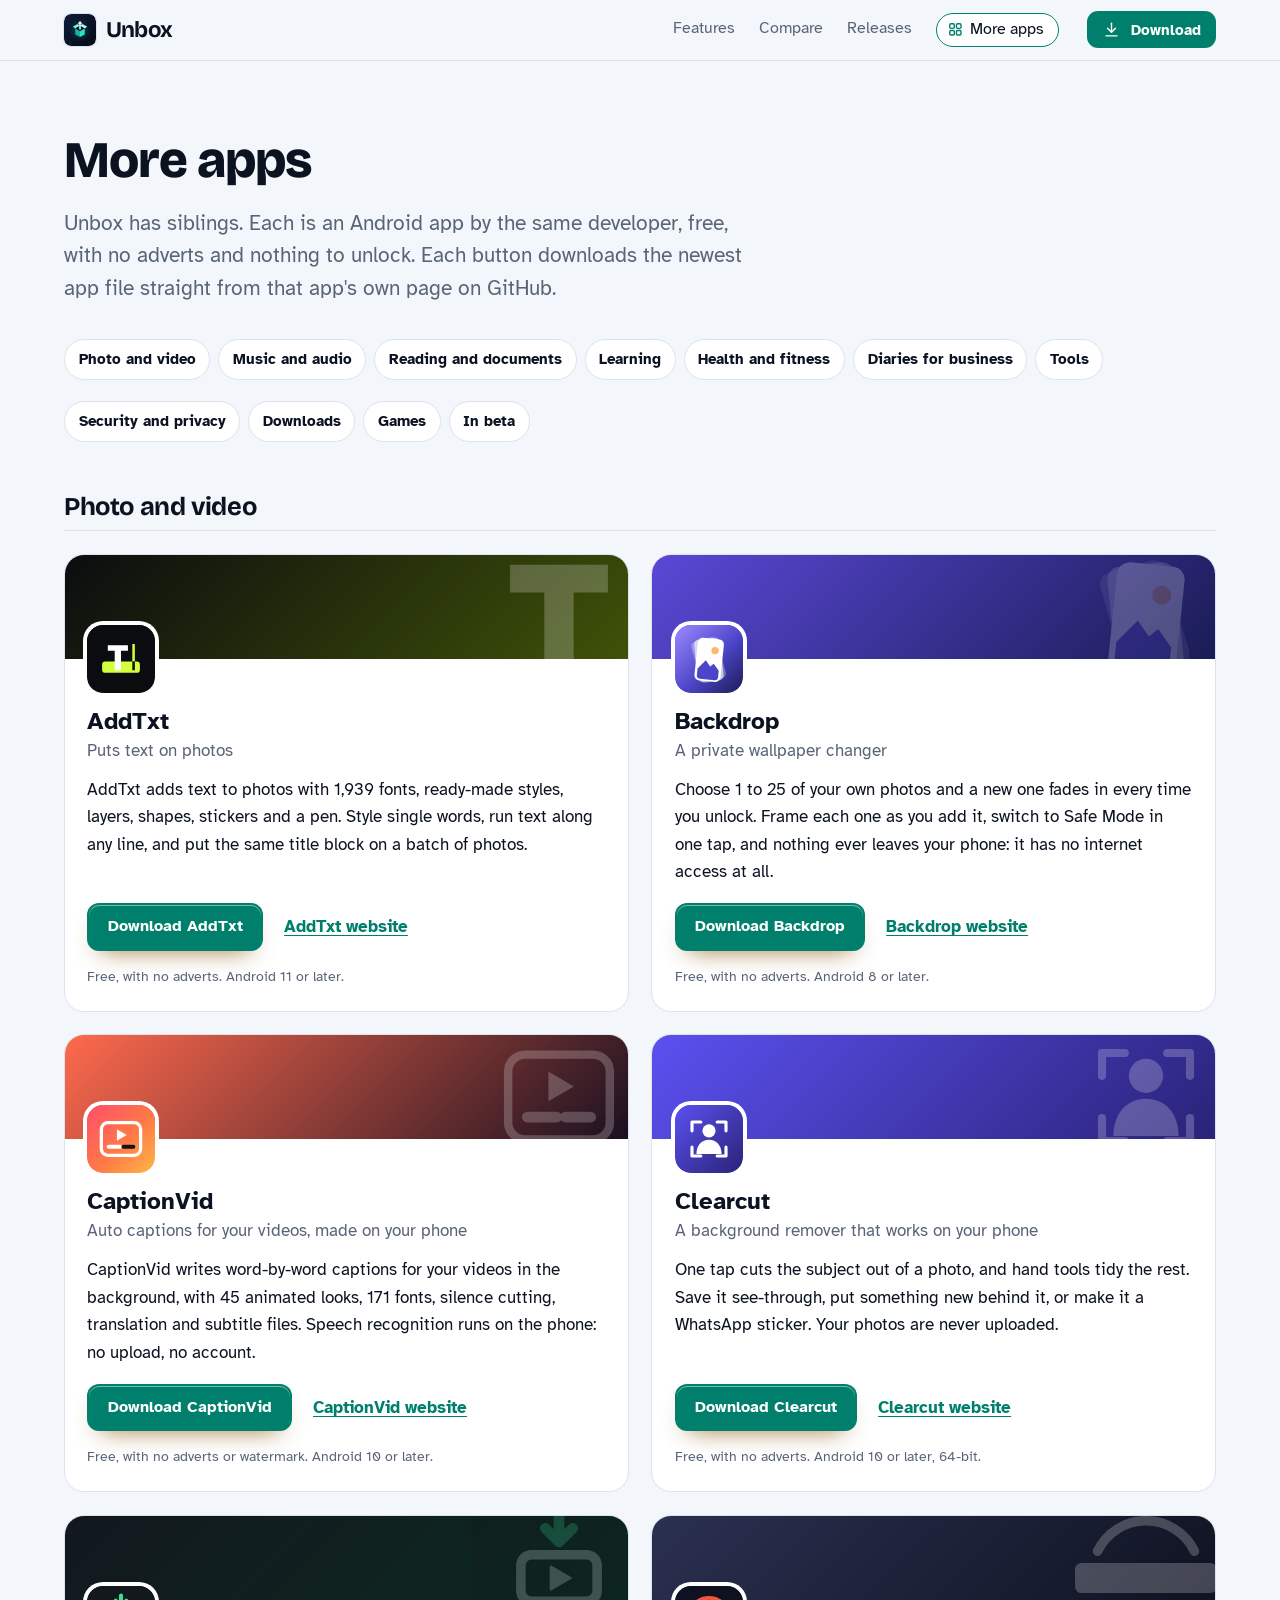
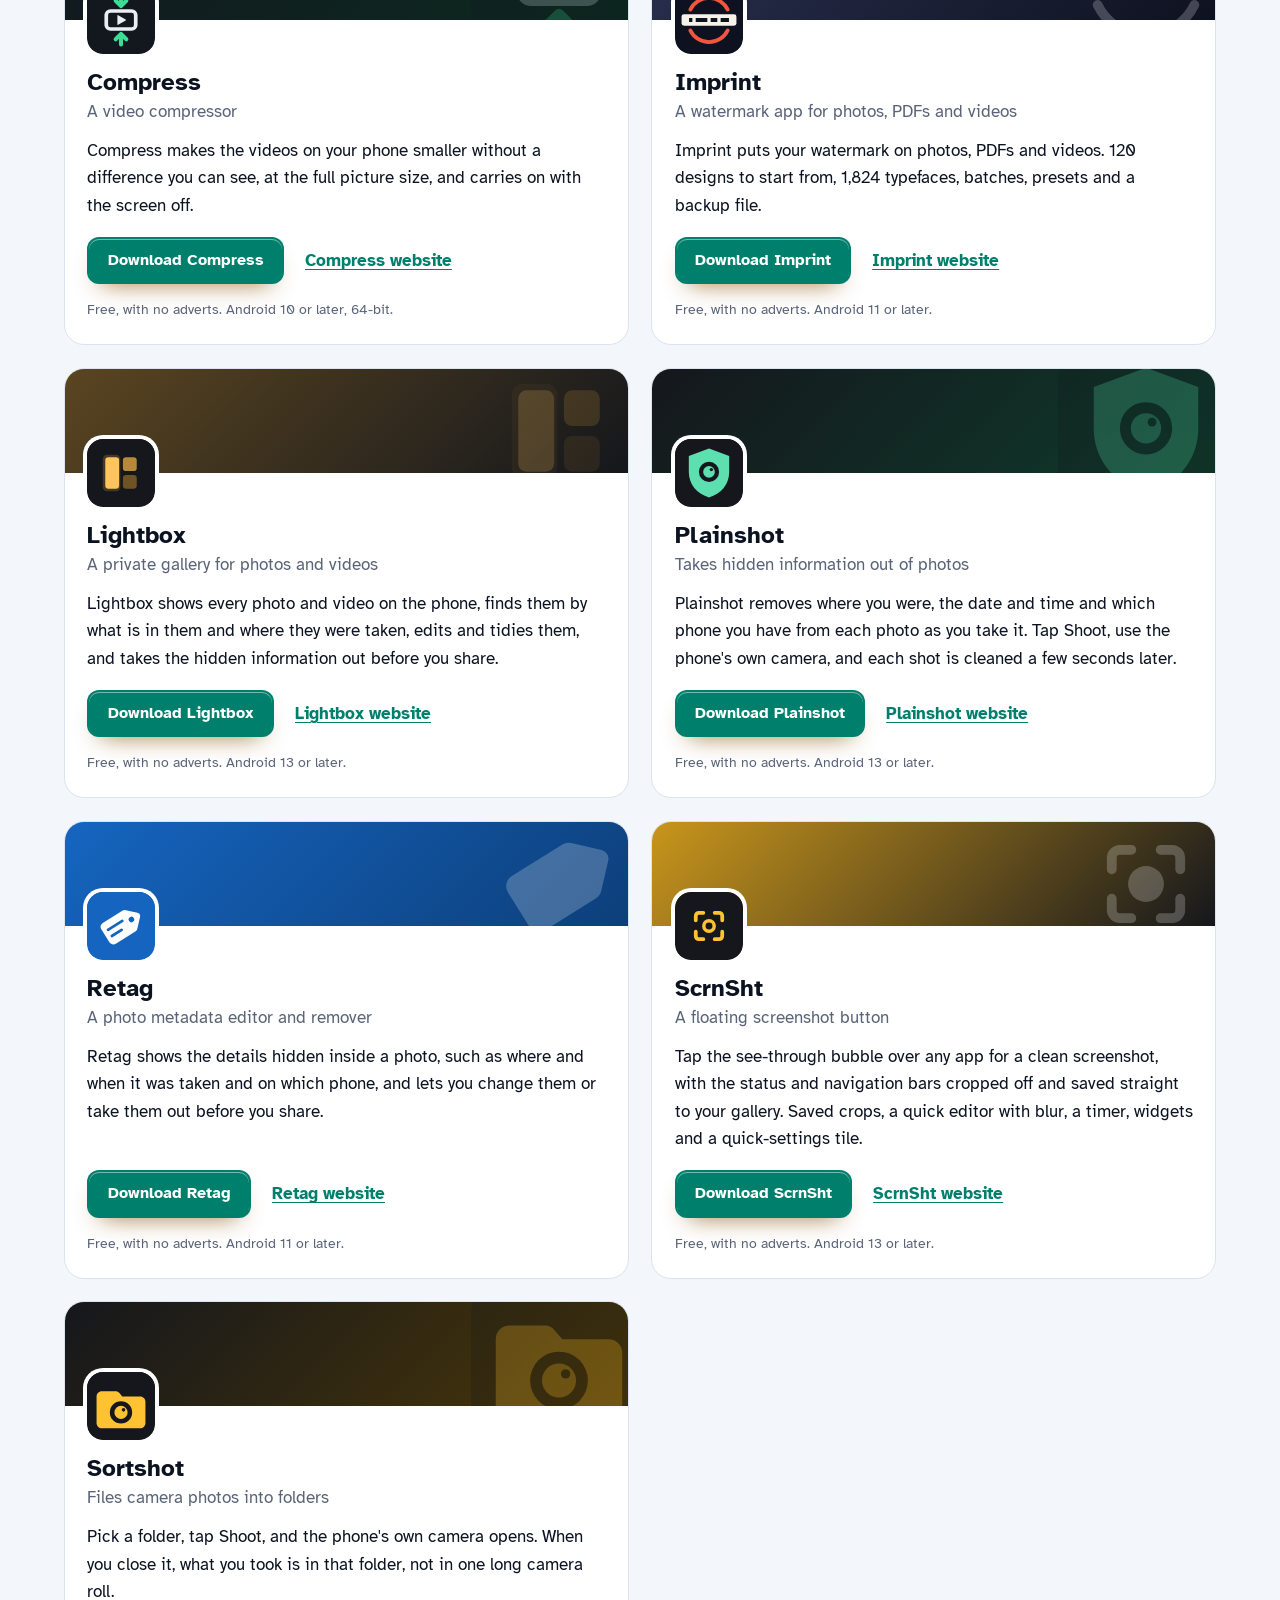
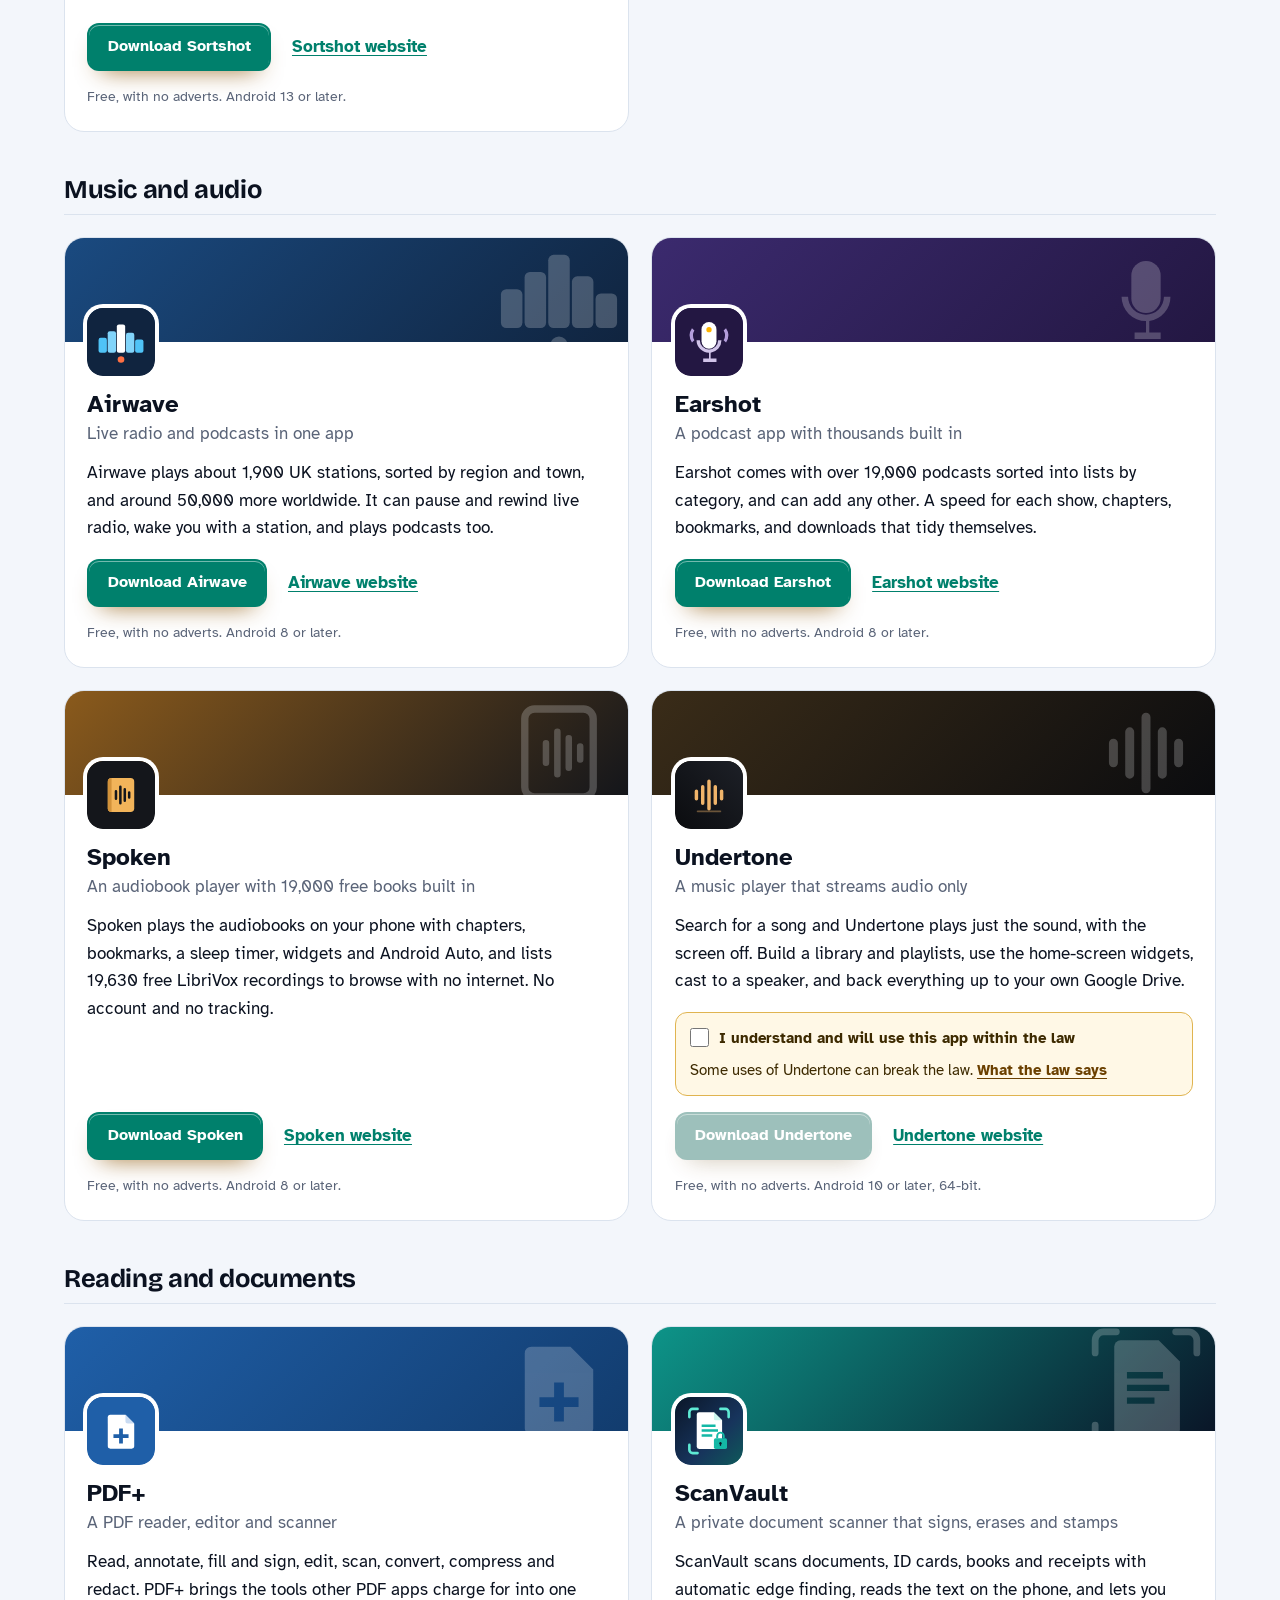
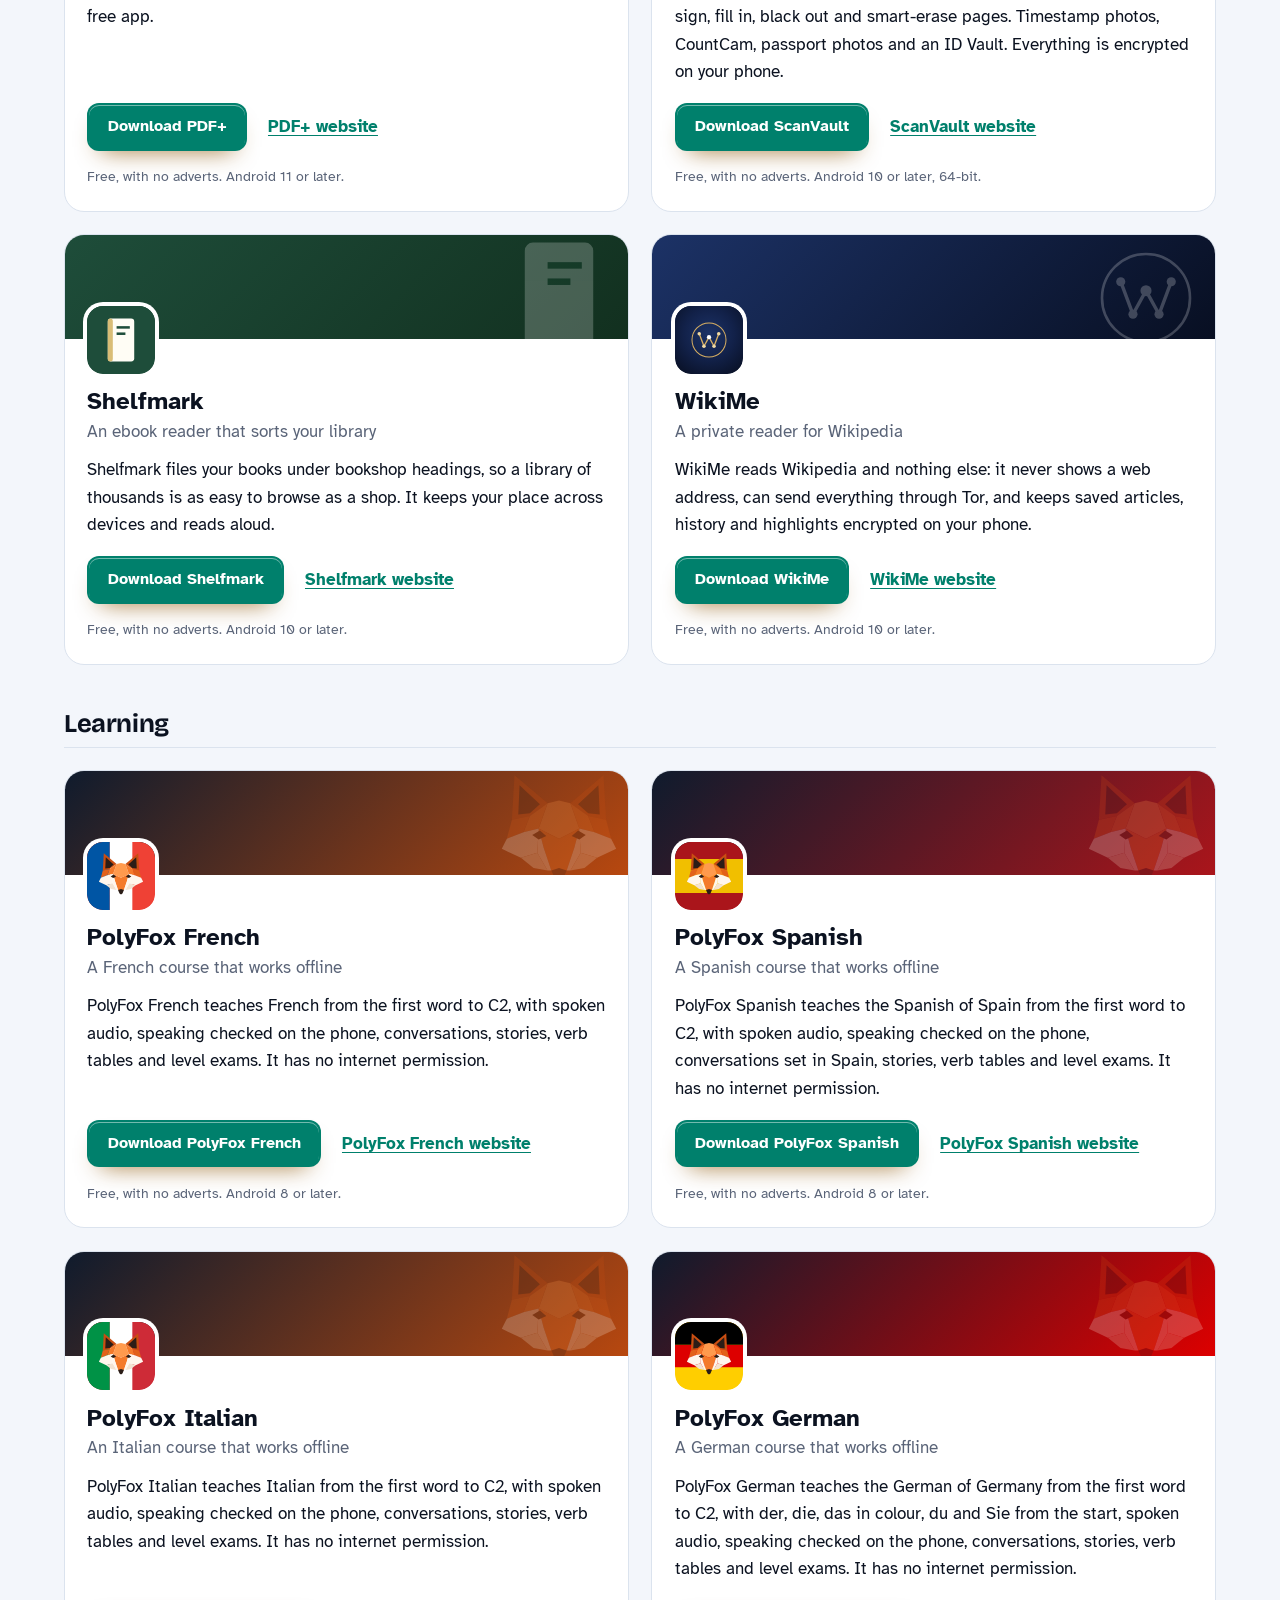
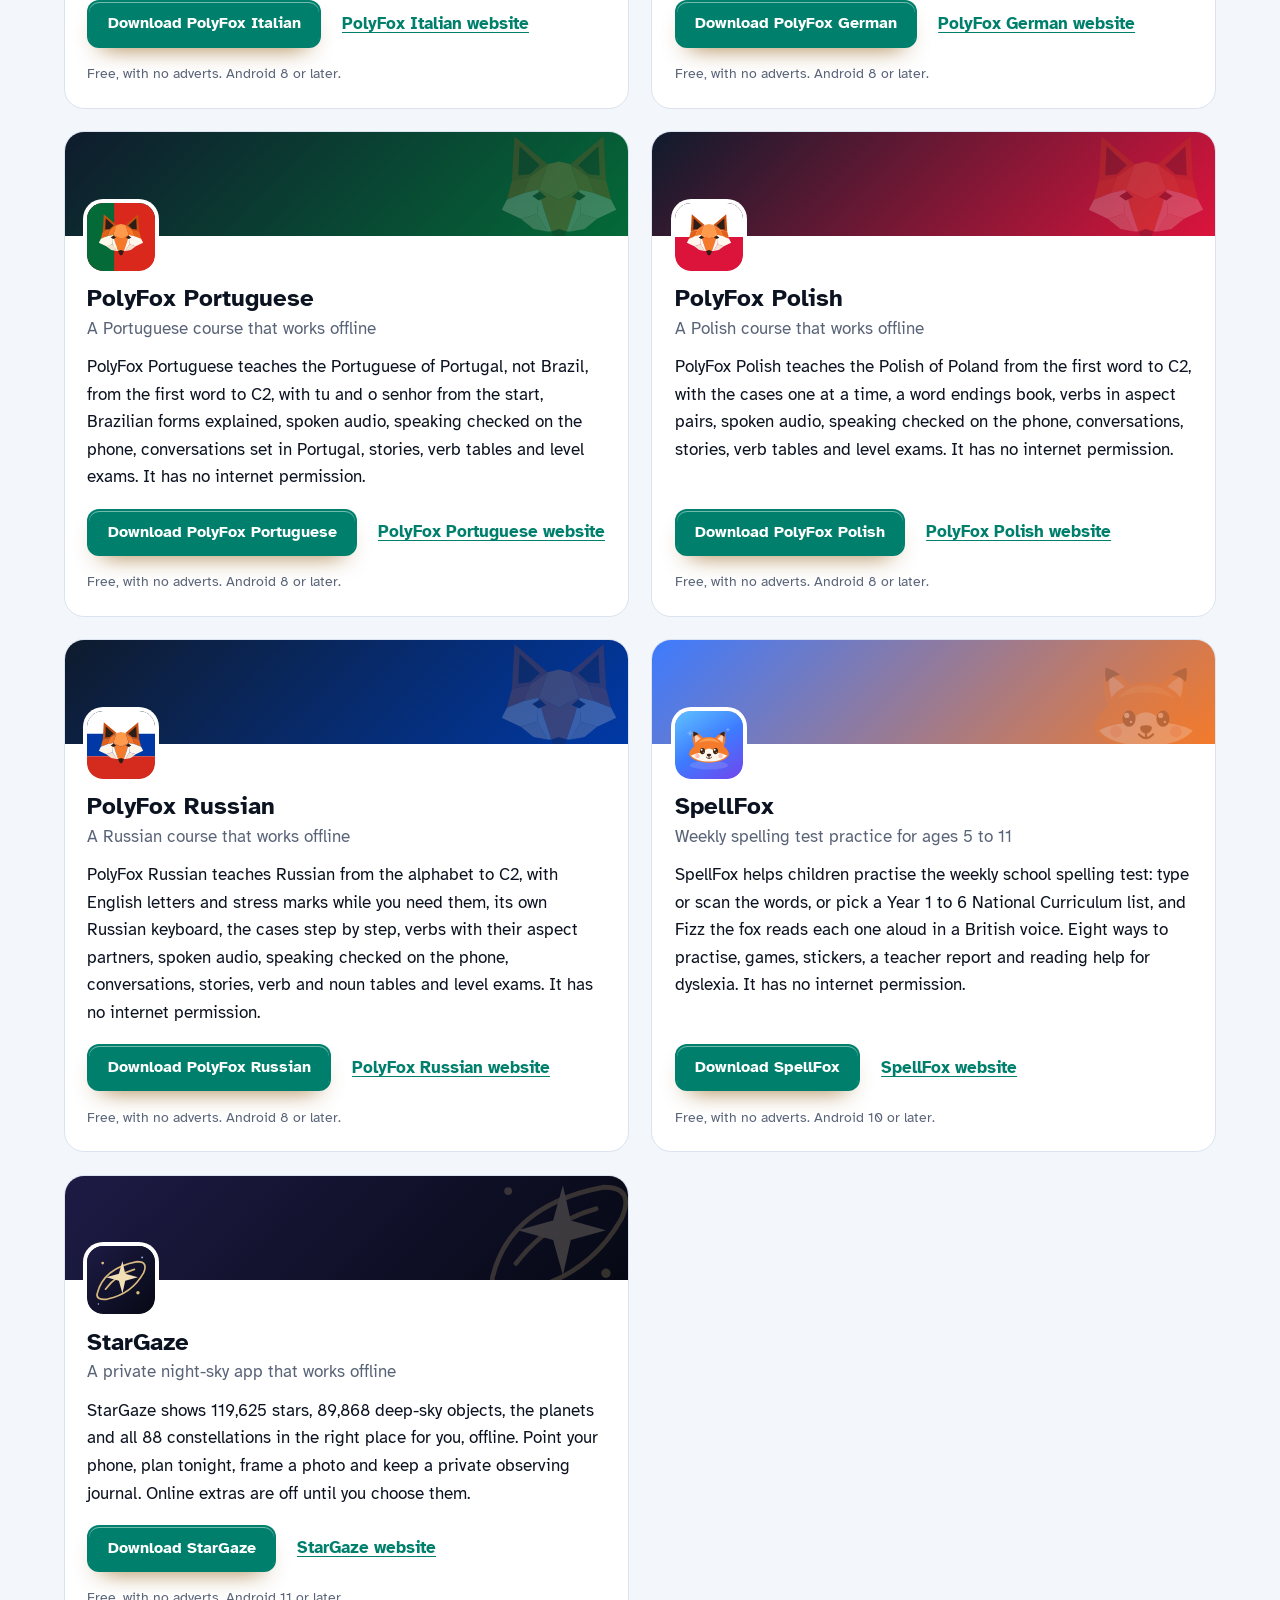
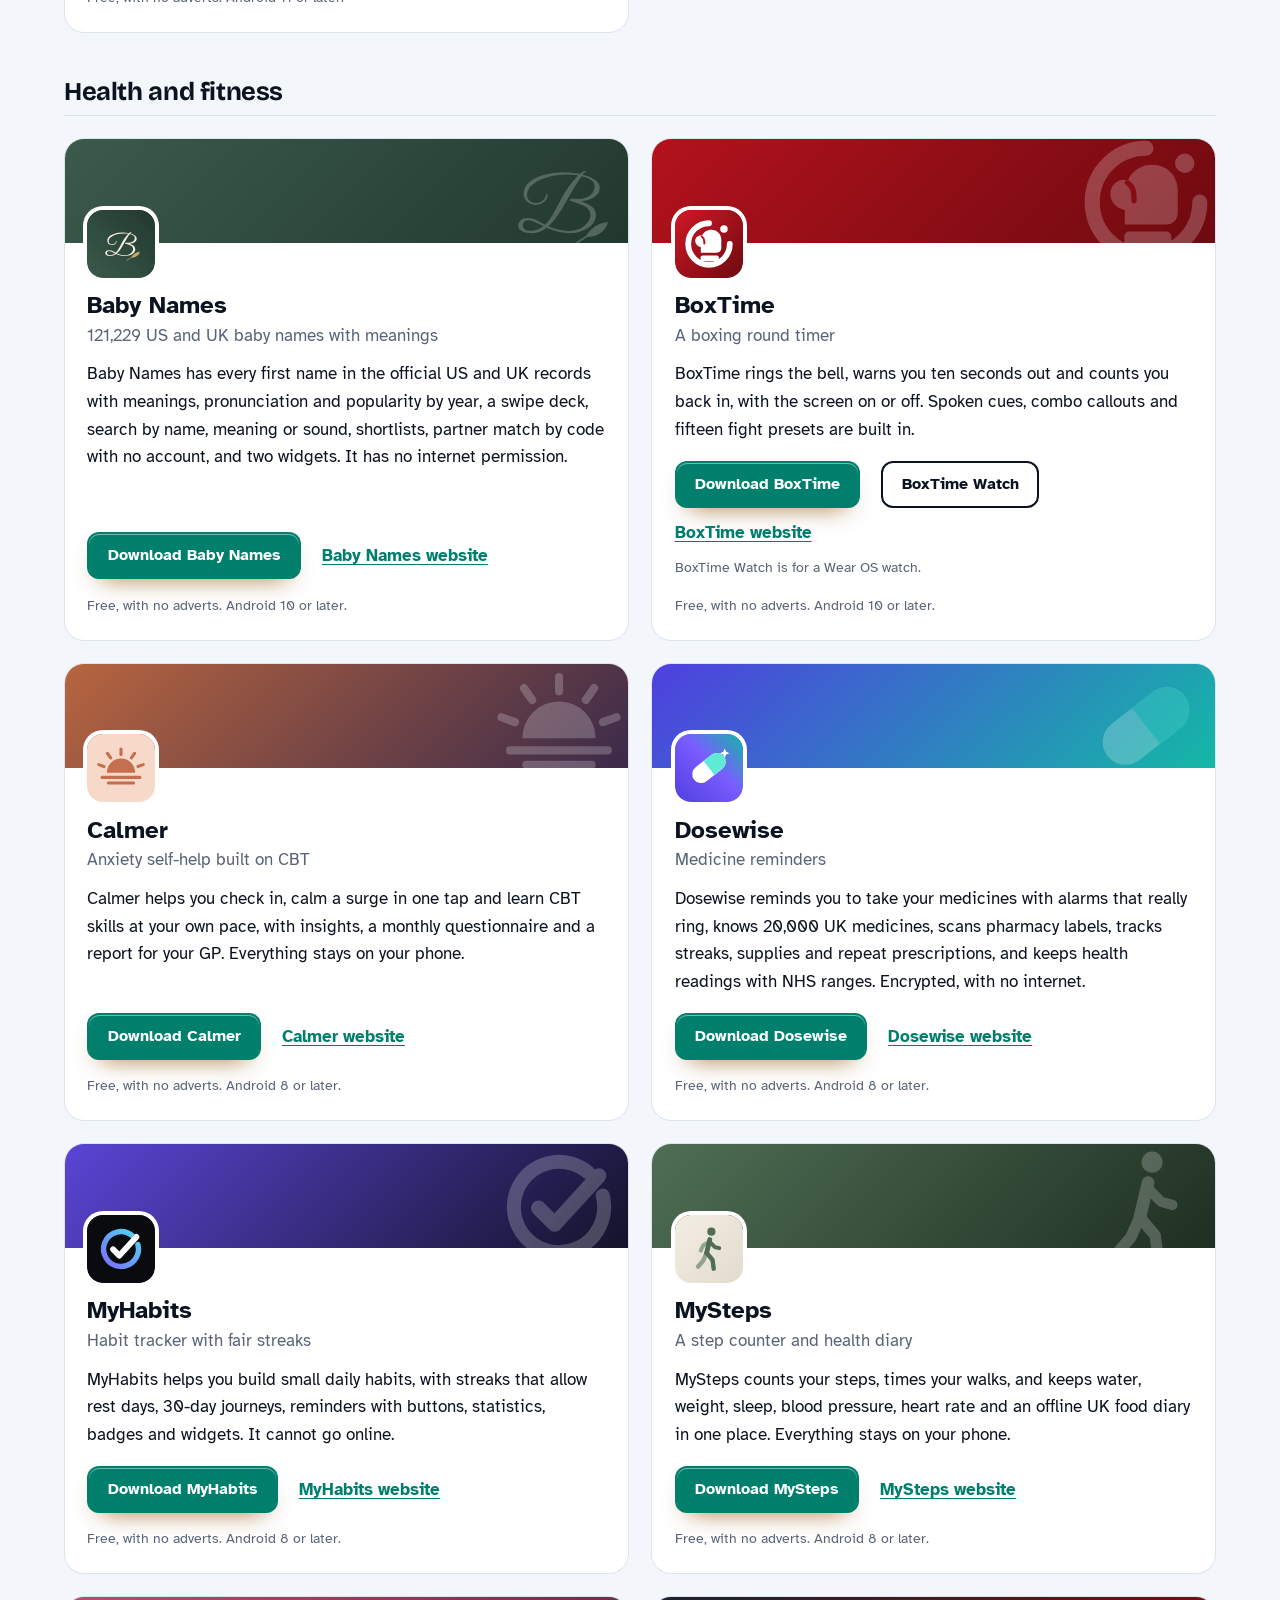
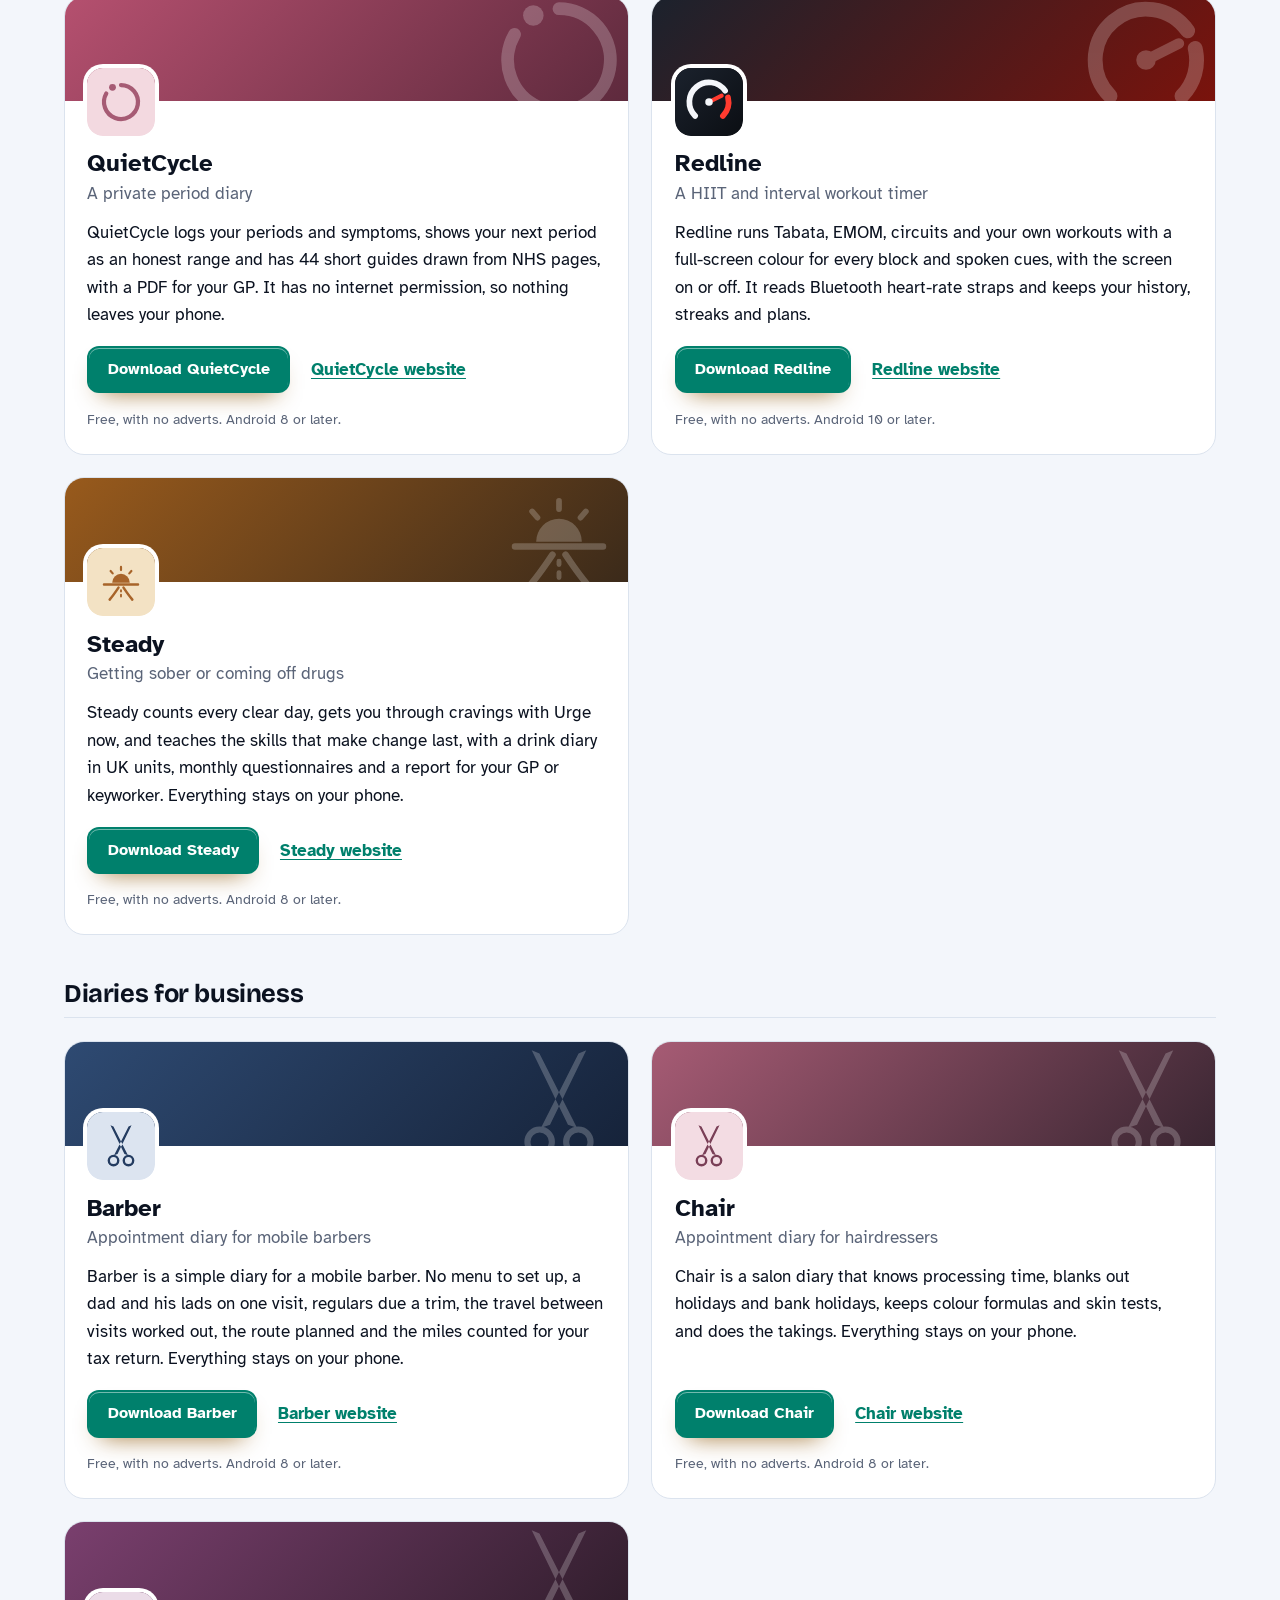
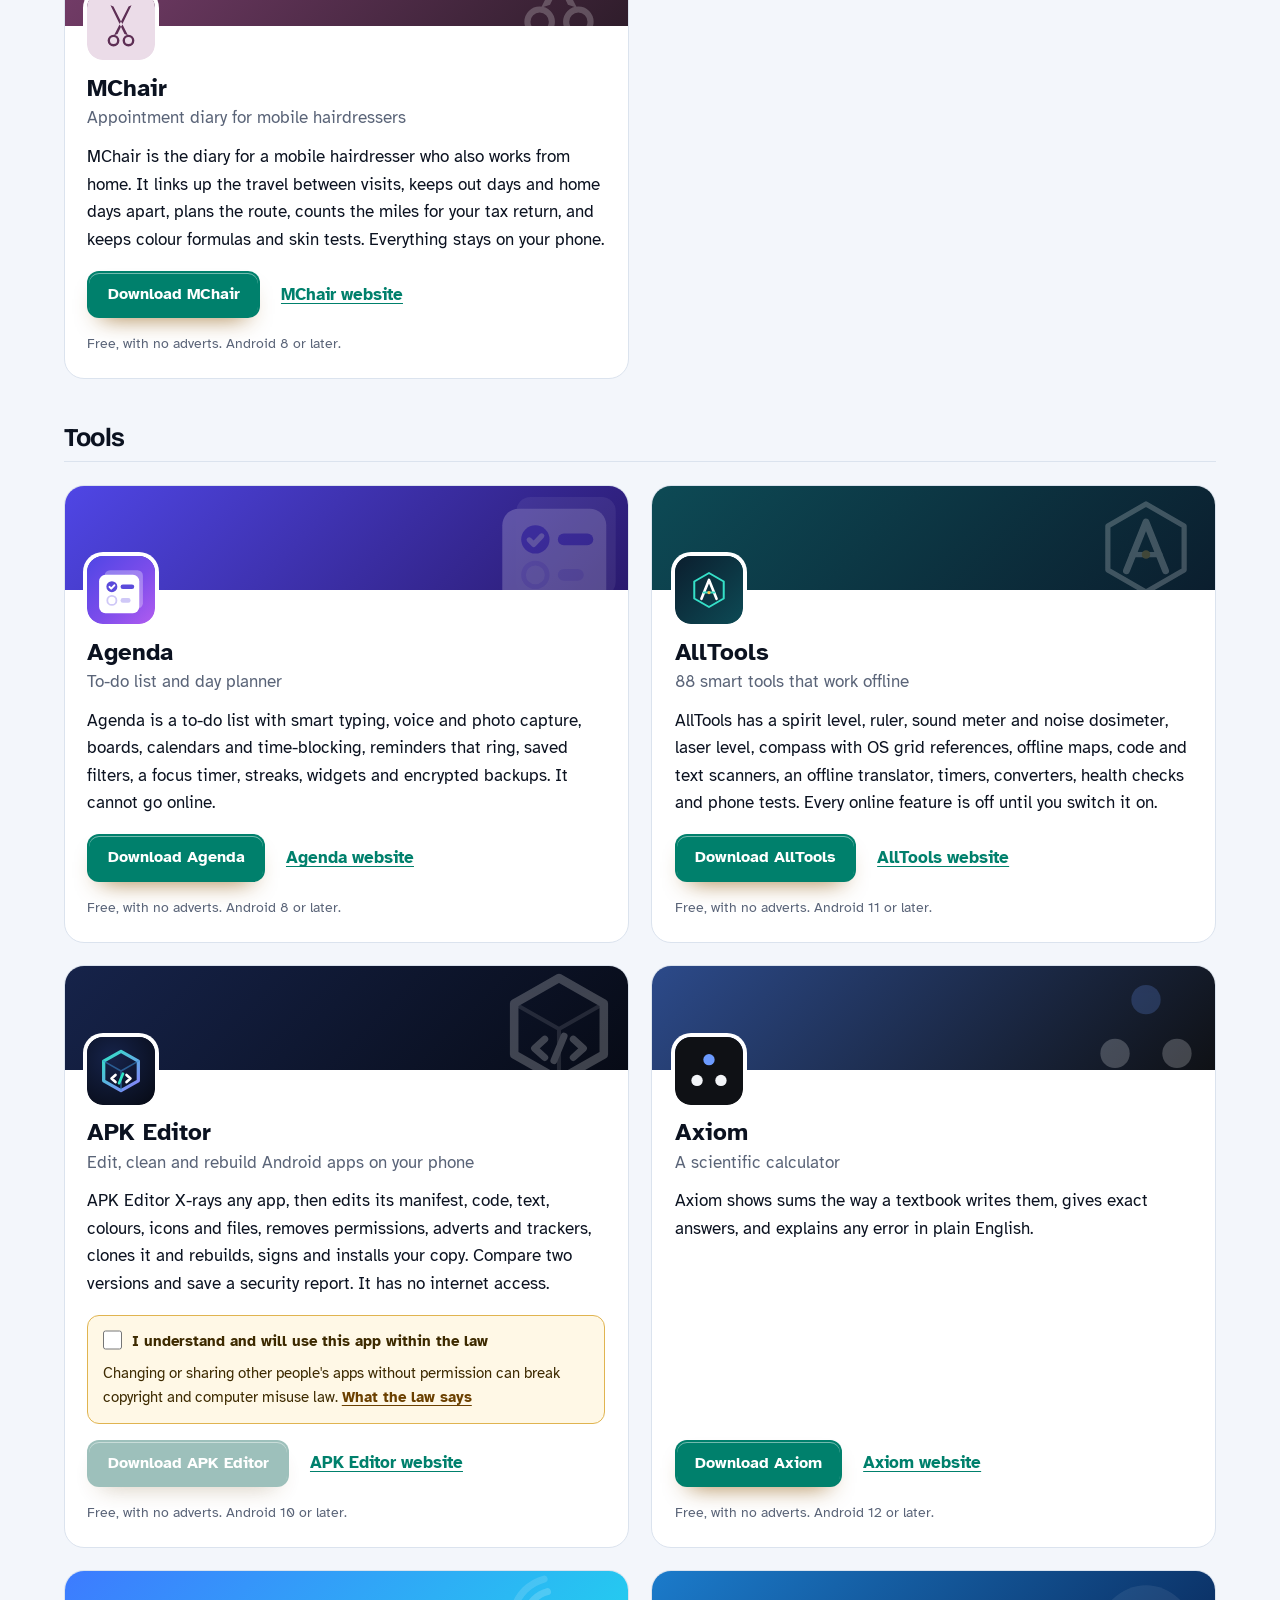
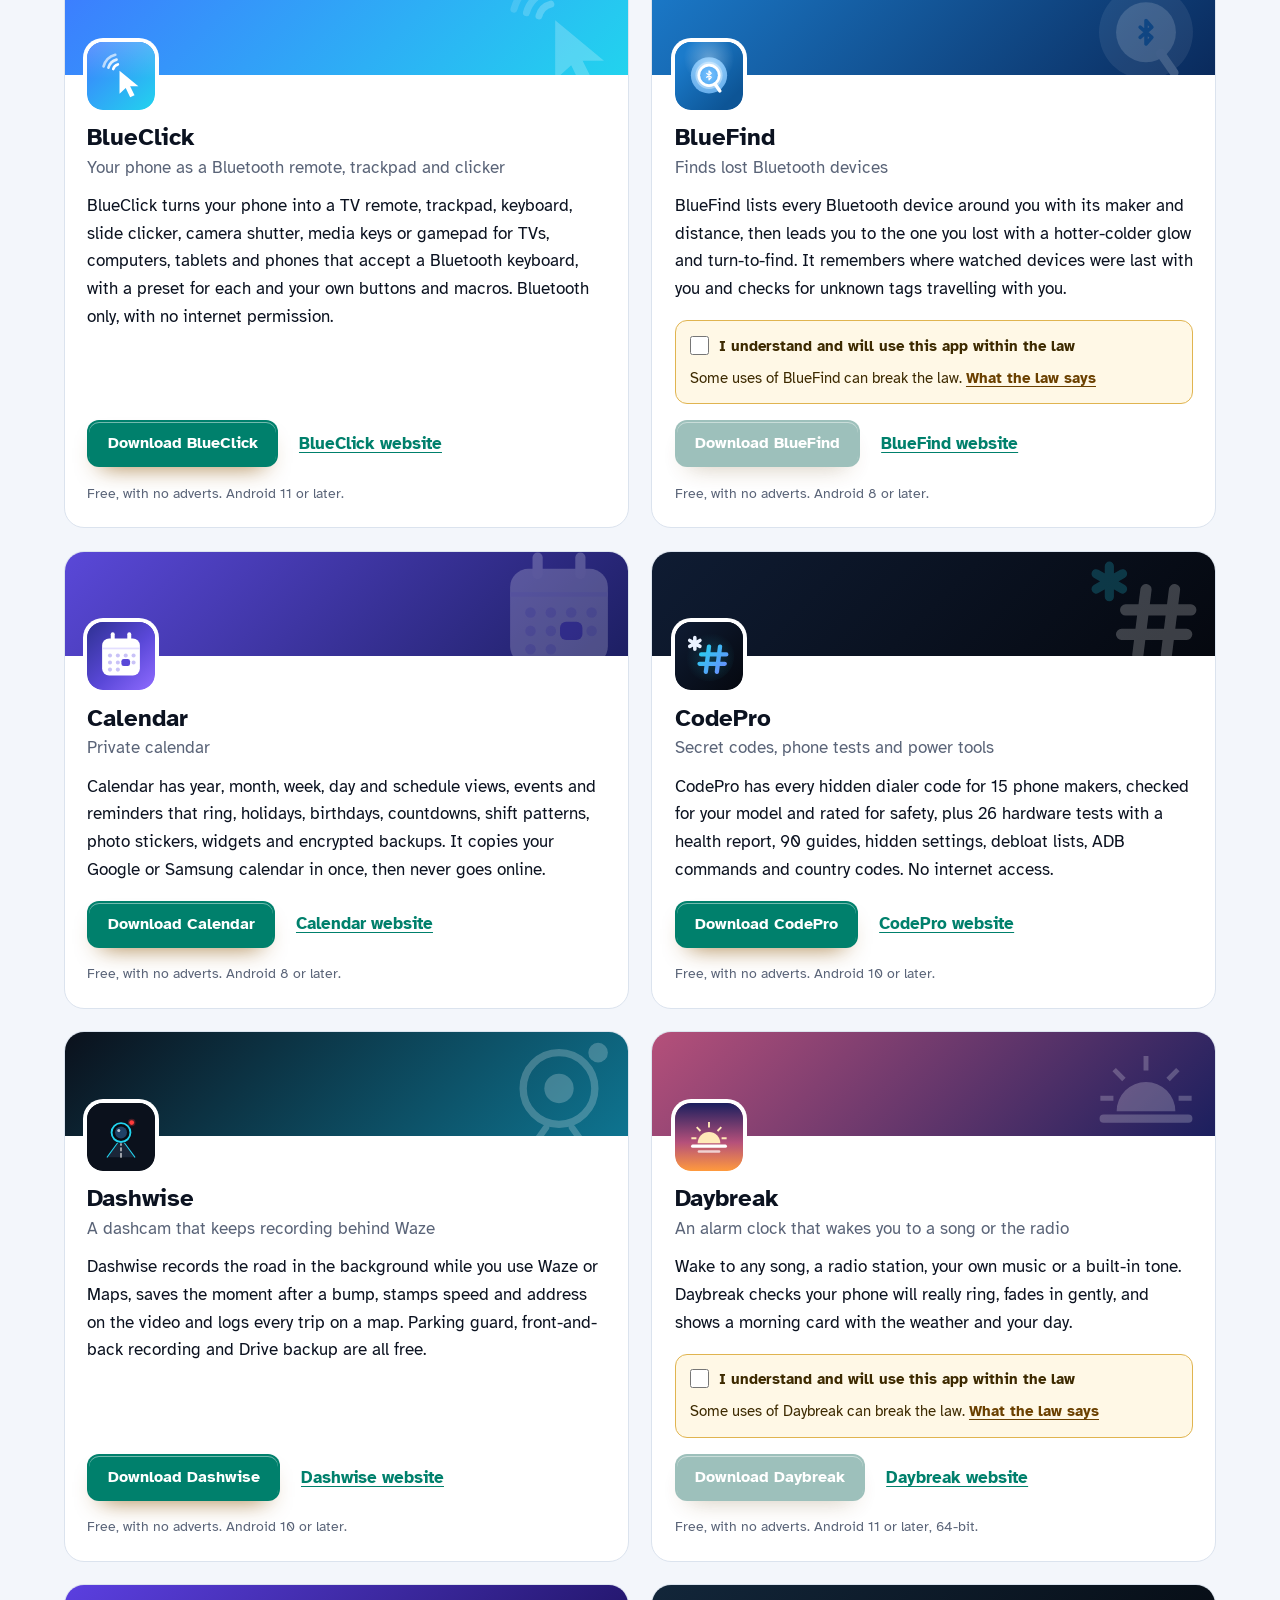
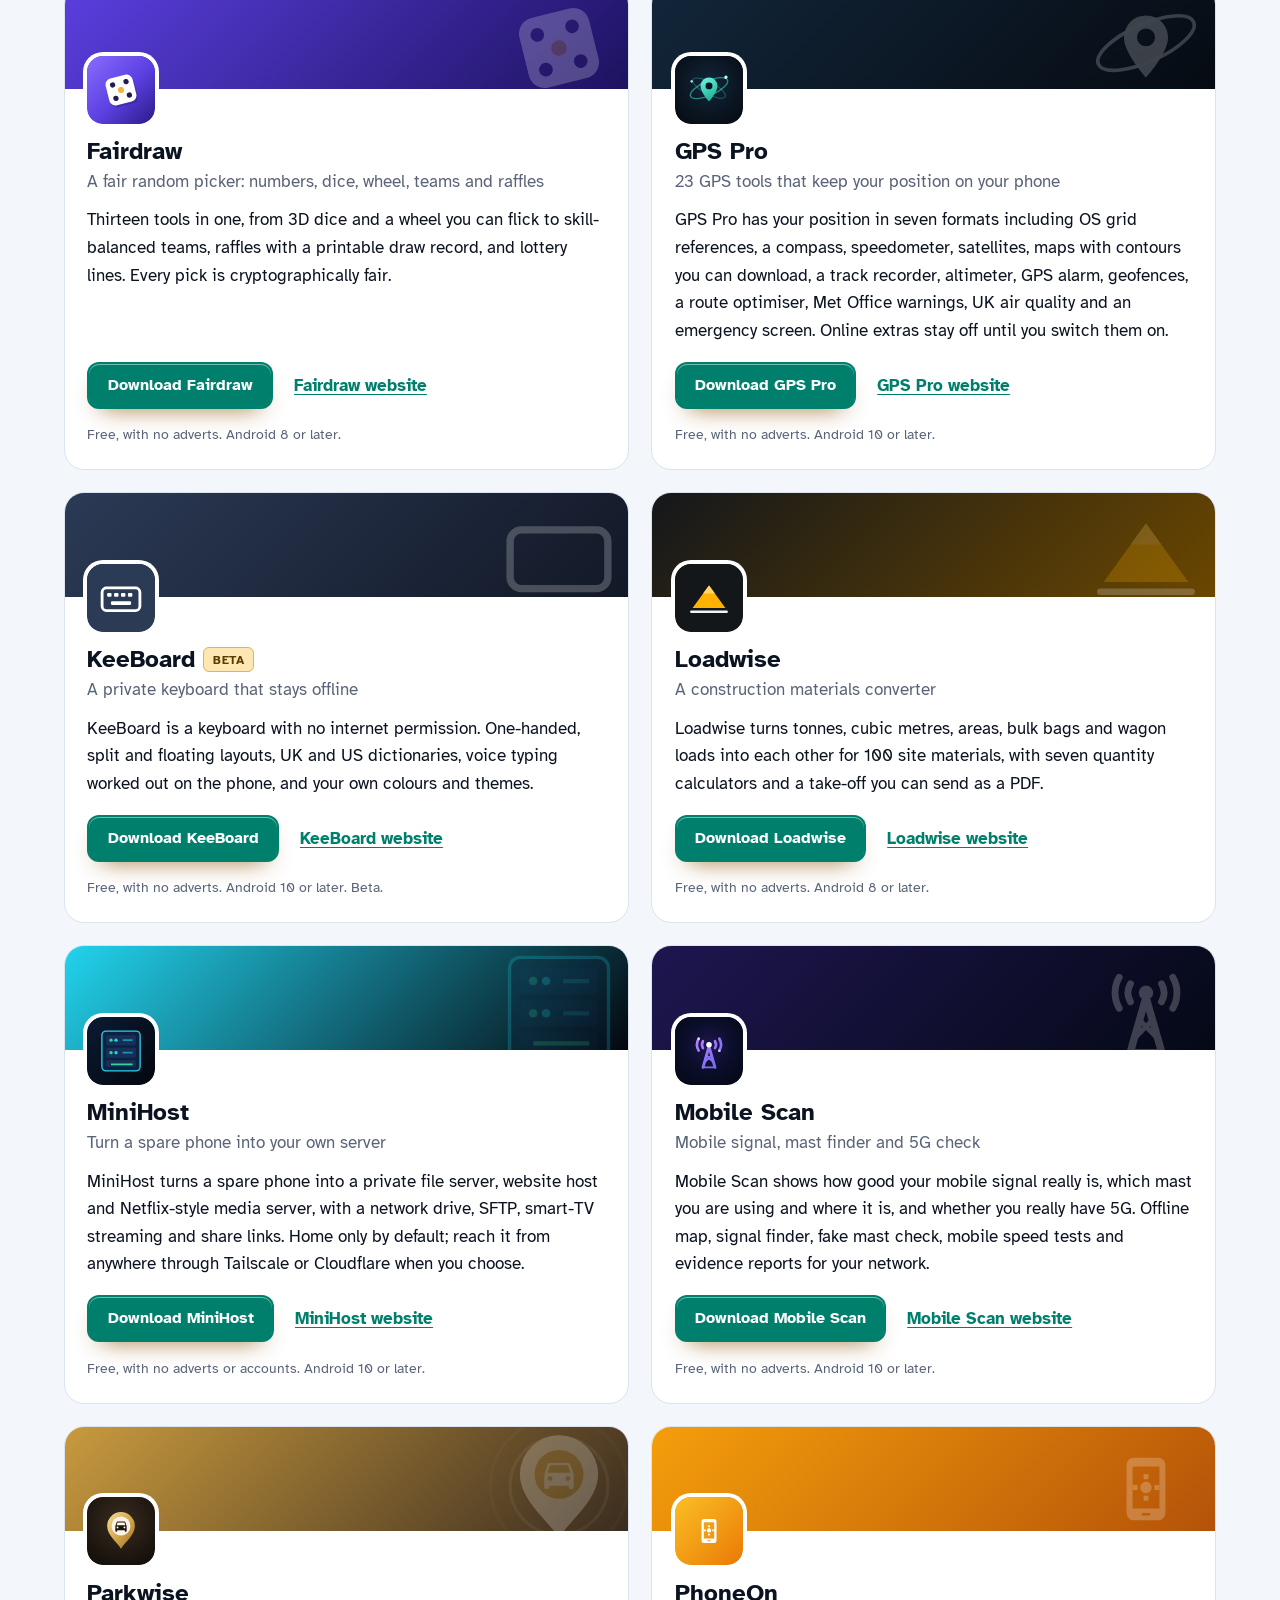
<file: more-apps.html>
<!DOCTYPE html>
<html lang="en-GB">
<head>
<meta charset="utf-8">
<meta name="viewport" content="width=device-width, initial-scale=1">
<title>More free Android apps from the maker of Unbox</title>
<meta name="description" content="All 101 free Android apps from the maker of Unbox, in one list by category, each with its download and a link to its website.">
<meta name="author" content="Jonathan Jackson">
<link rel="canonical" href="https://customgpter.github.io/unbox/more-apps.html">
<meta name="theme-color" content="#f3f6fb" media="(prefers-color-scheme: light)">
<meta name="theme-color" content="#050914" media="(prefers-color-scheme: dark)">
<meta property="og:type" content="website">
<meta property="og:site_name" content="Unbox">
<meta property="og:title" content="More free Android apps from the maker of Unbox">
<meta property="og:description" content="All 101 free Android apps from the maker of Unbox, in one list by category, each with its download and a link to its website.">
<meta property="og:url" content="https://customgpter.github.io/unbox/more-apps.html">
<meta property="og:image" content="https://customgpter.github.io/unbox/assets/og.png">
<meta property="og:image:width" content="1200">
<meta property="og:image:height" content="630">
<meta property="og:image:alt" content="Unbox&#x27;s app list: cards with version, size, split and source tags, filter chips and an extract button on each app">
<meta property="og:locale" content="en_GB">
<meta name="twitter:card" content="summary_large_image">
<link rel="icon" href="./assets/favicon.svg" type="image/svg+xml">
<link rel="apple-touch-icon" href="./assets/apple-touch-icon.png">
<link rel="preload" href="./assets/fonts/bricolage-grotesque-latin.woff2" as="font" type="font/woff2" crossorigin>
<link rel="preload" href="./assets/fonts/atkinson-hyperlegible-latin-400-normal.woff2" as="font" type="font/woff2" crossorigin>
<link rel="stylesheet" href="./assets/site.css?v=1">
<link rel="stylesheet" href="./assets/house.css?v=1">
<script type="application/ld+json">{"@context":"https://schema.org","@type":"ItemList","name":"Apps from the maker of Unbox","url":"https://customgpter.github.io/unbox/more-apps.html","itemListElement":[{"@type":"ListItem","position":1,"name":"AddTxt","url":"https://customgpter.github.io/addtxt/"},{"@type":"ListItem","position":2,"name":"Backdrop","url":"https://customgpter.github.io/backdrop/"},{"@type":"ListItem","position":3,"name":"CaptionVid","url":"https://customgpter.github.io/captionvid/"},{"@type":"ListItem","position":4,"name":"Clearcut","url":"https://customgpter.github.io/clearcut/"},{"@type":"ListItem","position":5,"name":"Compress","url":"https://customgpter.github.io/compress/"},{"@type":"ListItem","position":6,"name":"Imprint","url":"https://customgpter.github.io/imprint/"},{"@type":"ListItem","position":7,"name":"Lightbox","url":"https://customgpter.github.io/lightbox/"},{"@type":"ListItem","position":8,"name":"Plainshot","url":"https://customgpter.github.io/plainshot/"},{"@type":"ListItem","position":9,"name":"Retag","url":"https://customgpter.github.io/retag/"},{"@type":"ListItem","position":10,"name":"ScrnSht","url":"https://customgpter.github.io/scrnsht/"},{"@type":"ListItem","position":11,"name":"Sortshot","url":"https://customgpter.github.io/sortshot/"},{"@type":"ListItem","position":12,"name":"Airwave","url":"https://customgpter.github.io/airwave/"},{"@type":"ListItem","position":13,"name":"Earshot","url":"https://customgpter.github.io/earshot/"},{"@type":"ListItem","position":14,"name":"Spoken","url":"https://customgpter.github.io/spoken/"},{"@type":"ListItem","position":15,"name":"Undertone","url":"https://customgpter.github.io/undertone/"},{"@type":"ListItem","position":16,"name":"PDF+","url":"https://customgpter.github.io/pdfplus/"},{"@type":"ListItem","position":17,"name":"ScanVault","url":"https://customgpter.github.io/scanvault/"},{"@type":"ListItem","position":18,"name":"Shelfmark","url":"https://customgpter.github.io/shelfmark/"},{"@type":"ListItem","position":19,"name":"WikiMe","url":"https://customgpter.github.io/wikime/"},{"@type":"ListItem","position":20,"name":"PolyFox French","url":"https://customgpter.github.io/polyfox/"},{"@type":"ListItem","position":21,"name":"PolyFox Spanish","url":"https://customgpter.github.io/polyfox-spanish/"},{"@type":"ListItem","position":22,"name":"PolyFox Italian","url":"https://customgpter.github.io/polyfox-italian/"},{"@type":"ListItem","position":23,"name":"PolyFox German","url":"https://customgpter.github.io/polyfox-german/"},{"@type":"ListItem","position":24,"name":"PolyFox Portuguese","url":"https://customgpter.github.io/polyfox-portuguese/"},{"@type":"ListItem","position":25,"name":"PolyFox Polish","url":"https://customgpter.github.io/polyfox-polish/"},{"@type":"ListItem","position":26,"name":"PolyFox Russian","url":"https://customgpter.github.io/polyfox-russian/"},{"@type":"ListItem","position":27,"name":"SpellFox","url":"https://customgpter.github.io/spellfox/"},{"@type":"ListItem","position":28,"name":"StarGaze","url":"https://customgpter.github.io/stargaze/"},{"@type":"ListItem","position":29,"name":"Baby Names","url":"https://customgpter.github.io/babynames/"},{"@type":"ListItem","position":30,"name":"BoxTime","url":"https://customgpter.github.io/boxtime/"},{"@type":"ListItem","position":31,"name":"Calmer","url":"https://customgpter.github.io/calmer/"},{"@type":"ListItem","position":32,"name":"Dosewise","url":"https://customgpter.github.io/dosewise/"},{"@type":"ListItem","position":33,"name":"MyHabits","url":"https://customgpter.github.io/myhabits/"},{"@type":"ListItem","position":34,"name":"MySteps","url":"https://customgpter.github.io/mysteps/"},{"@type":"ListItem","position":35,"name":"QuietCycle","url":"https://customgpter.github.io/quietcycle/"},{"@type":"ListItem","position":36,"name":"Redline","url":"https://customgpter.github.io/redline/"},{"@type":"ListItem","position":37,"name":"Steady","url":"https://customgpter.github.io/steady/"},{"@type":"ListItem","position":38,"name":"Barber","url":"https://customgpter.github.io/barber/"},{"@type":"ListItem","position":39,"name":"Chair","url":"https://customgpter.github.io/chair/"},{"@type":"ListItem","position":40,"name":"MChair","url":"https://customgpter.github.io/mchair/"},{"@type":"ListItem","position":41,"name":"Agenda","url":"https://customgpter.github.io/agenda/"},{"@type":"ListItem","position":42,"name":"AllTools","url":"https://customgpter.github.io/alltools/"},{"@type":"ListItem","position":43,"name":"APK Editor","url":"https://customgpter.github.io/apkeditor/"},{"@type":"ListItem","position":44,"name":"Axiom","url":"https://customgpter.github.io/axiom/"},{"@type":"ListItem","position":45,"name":"BlueClick","url":"https://customgpter.github.io/blueclick/"},{"@type":"ListItem","position":46,"name":"BlueFind","url":"https://customgpter.github.io/bluefind/"},{"@type":"ListItem","position":47,"name":"Calendar","url":"https://customgpter.github.io/calendar/"},{"@type":"ListItem","position":48,"name":"CodePro","url":"https://customgpter.github.io/codepro/"},{"@type":"ListItem","position":49,"name":"Dashwise","url":"https://customgpter.github.io/dashwise/"},{"@type":"ListItem","position":50,"name":"Daybreak","url":"https://customgpter.github.io/daybreak/"},{"@type":"ListItem","position":51,"name":"Fairdraw","url":"https://customgpter.github.io/fairdraw/"},{"@type":"ListItem","position":52,"name":"GPS Pro","url":"https://customgpter.github.io/gpspro/"},{"@type":"ListItem","position":53,"name":"KeeBoard","url":"https://customgpter.github.io/keeboard/"},{"@type":"ListItem","position":54,"name":"Loadwise","url":"https://customgpter.github.io/loadwise/"},{"@type":"ListItem","position":55,"name":"MiniHost","url":"https://customgpter.github.io/minihost/"},{"@type":"ListItem","position":56,"name":"Mobile Scan","url":"https://customgpter.github.io/mobilescan/"},{"@type":"ListItem","position":57,"name":"Parkwise","url":"https://customgpter.github.io/parkwise/"},{"@type":"ListItem","position":58,"name":"PhoneOn","url":"https://customgpter.github.io/phoneon/"},{"@type":"ListItem","position":59,"name":"Pocketmind","url":"https://customgpter.github.io/pocketmind/"},{"@type":"ListItem","position":60,"name":"Refine","url":"https://customgpter.github.io/refine/"},{"@type":"ListItem","position":61,"name":"Shiftwise","url":"https://customgpter.github.io/shiftwise/"},{"@type":"ListItem","position":62,"name":"SimpleCalc","url":"https://customgpter.github.io/simplecalc/"},{"@type":"ListItem","position":63,"name":"Skyline","url":"https://customgpter.github.io/skyline/"},{"@type":"ListItem","position":64,"name":"Slipway","url":"https://customgpter.github.io/slipway/"},{"@type":"ListItem","position":65,"name":"Tagger","url":"https://customgpter.github.io/tagger/"},{"@type":"ListItem","position":66,"name":"TotalClean","url":"https://customgpter.github.io/totalclean/"},{"@type":"ListItem","position":67,"name":"TVLink","url":"https://customgpter.github.io/tvlink/"},{"@type":"ListItem","position":68,"name":"Unbox","url":"https://customgpter.github.io/unbox/"},{"@type":"ListItem","position":69,"name":"WhatsKeep","url":"https://customgpter.github.io/whatskeep/"},{"@type":"ListItem","position":70,"name":"WiFi Scan","url":"https://customgpter.github.io/wifiscan/"},{"@type":"ListItem","position":71,"name":"Auditly","url":"https://customgpter.github.io/auditly/"},{"@type":"ListItem","position":72,"name":"Backchannel","url":"https://customgpter.github.io/backchannel/"},{"@type":"ListItem","position":73,"name":"ENotes","url":"https://customgpter.github.io/enotes/"},{"@type":"ListItem","position":74,"name":"FindMe","url":"https://customgpter.github.io/findme/"},{"@type":"ListItem","position":75,"name":"iLock","url":"https://customgpter.github.io/ilock/"},{"@type":"ListItem","position":76,"name":"ImSafe","url":"https://customgpter.github.io/imsafe/"},{"@type":"ListItem","position":77,"name":"IShred","url":"https://customgpter.github.io/ishred/"},{"@type":"ListItem","position":78,"name":"LockBox","url":"https://customgpter.github.io/lockbox/"},{"@type":"ListItem","position":79,"name":"PassVault","url":"https://customgpter.github.io/passvault/"},{"@type":"ListItem","position":80,"name":"SpyFind","url":"https://customgpter.github.io/spyfind/"},{"@type":"ListItem","position":81,"name":"TextWipe","url":"https://customgpter.github.io/textwipe/"},{"@type":"ListItem","position":82,"name":"Tracewire","url":"https://customgpter.github.io/tracewire/"},{"@type":"ListItem","position":83,"name":"Vigil","url":"https://customgpter.github.io/vigil/"},{"@type":"ListItem","position":84,"name":"Grab","url":"https://customgpter.github.io/grab/"},{"@type":"ListItem","position":85,"name":"Swarm","url":"https://customgpter.github.io/swarm/"},{"@type":"ListItem","position":86,"name":"Plane Games","url":"https://customgpter.github.io/plane-games/"},{"@type":"ListItem","position":87,"name":"Ninefold","url":"https://customgpter.github.io/ninefold/"},{"@type":"ListItem","position":88,"name":"Cubewise","url":"https://customgpter.github.io/cubewise/"},{"@type":"ListItem","position":89,"name":"Tilewise","url":"https://customgpter.github.io/tilewise/"},{"@type":"ListItem","position":90,"name":"Letterwise","url":"https://customgpter.github.io/letterwise/"},{"@type":"ListItem","position":91,"name":"Kingside","url":"https://customgpter.github.io/kingside/"},{"@type":"ListItem","position":92,"name":"Deckhand","url":"https://customgpter.github.io/deckhand/"},{"@type":"ListItem","position":93,"name":"SNESForge","url":"https://customgpter.github.io/snesforge/"},{"@type":"ListItem","position":94,"name":"Fame Boy","url":"https://customgpter.github.io/fameboy/"},{"@type":"ListItem","position":95,"name":"PSPPro","url":"https://customgpter.github.io/psppro/"},{"@type":"ListItem","position":96,"name":"MegaGen","url":"https://customgpter.github.io/megagen/"},{"@type":"ListItem","position":97,"name":"QVR","url":"https://customgpter.github.io/qvr/"},{"@type":"ListItem","position":98,"name":"QVR Watch","url":"https://customgpter.github.io/qvr-watch/"},{"@type":"ListItem","position":99,"name":"QVRLite","url":"https://customgpter.github.io/qvrlite/"},{"@type":"ListItem","position":100,"name":"Onionz","url":"https://customgpter.github.io/onionz/"},{"@type":"ListItem","position":101,"name":"OnionzWeb","url":"https://customgpter.github.io/onionzweb/"}]}</script>
<link rel="stylesheet" href="./assets/apps-list.css?v=1">
<script src="./assets/apps-list.js?v=1" defer></script>
</head>
<body>
<a class="skip" href="#main">Skip to content</a>
<header class="masthead">
<div class="wrap">
<a class="brand" href="./" aria-label="Unbox home"><svg viewBox="0 0 108 108" aria-hidden="true"><defs><linearGradient id="ubbg" x1="0" y1="0" x2="1" y2="1"><stop offset="0" stop-color="#0f1e3d"/><stop offset="1" stop-color="#050914"/></linearGradient><radialGradient id="ubgl" cx="50%" cy="50%" r="50%"><stop offset="0" stop-color="#21e6c1" stop-opacity=".22"/><stop offset="1" stop-color="#21e6c1" stop-opacity="0"/></radialGradient></defs><rect width="108" height="108" rx="24" fill="url(#ubbg)"/><circle cx="54" cy="54" r="38" fill="url(#ubgl)"/><path d="M38 49L54 40L46 34L30 43Z" fill="#7cf5e1"/><path d="M54 40L70 49L78 43L62 34Z" fill="#b4fff2"/><path d="M38 49L54 40L70 49L54 58Z" fill="#0a1630"/><path d="M38 49L54 58L54 78L38 69Z" fill="#12b5a0"/><path d="M54 58L70 49L70 69L54 78Z" fill="#21e6c1"/><path d="M51.5 52L51.5 33L46 33L54 24L62 33L56.5 33L56.5 52Z" fill="#fff"/></svg><span>Unbox</span></a>
<nav aria-label="Main"><ul><li><a href="./#features">Features</a></li><li><a href="./compare.html">Compare</a></li><li><a href="./releases.html">Releases</a></li><li><a class="more-apps" href="./more-apps.html" aria-current="page"><svg class="ico" viewBox="0 0 24 24" aria-hidden="true"><rect x="4" y="4" width="6.5" height="6.5" rx="1.6"/><rect x="13.5" y="4" width="6.5" height="6.5" rx="1.6"/><rect x="4" y="13.5" width="6.5" height="6.5" rx="1.6"/><rect x="13.5" y="13.5" width="6.5" height="6.5" rx="1.6"/></svg>More apps</a></li></ul></nav>
<a class="button small" href="./#download"><svg class="ico" viewBox="0 0 24 24" aria-hidden="true"><path d="M12 4v11"/><path d="M7 10.5l5 5 5-5"/><path d="M5 20h14"/></svg>Download</a>
</div>
</header>
<main id="main" class="doc">
<div class="wrap">
<div class="measure">
<h1>More apps</h1>
<p class="lede">Unbox has siblings. Each is an Android app by the same developer, free, with no adverts and nothing to unlock. Each button downloads the newest app file straight from that app's own page on GitHub.</p>
</div>
<!-- apps:start -->
<nav class="mapps-jump" aria-label="App groups"><ul><li><a href="#apps-photo">Photo and video</a></li><li><a href="#apps-audio">Music and audio</a></li><li><a href="#apps-reading">Reading and documents</a></li><li><a href="#apps-learning">Learning</a></li><li><a href="#apps-health">Health and fitness</a></li><li><a href="#apps-diaries">Diaries for business</a></li><li><a href="#apps-tools">Tools</a></li><li><a href="#apps-security">Security and privacy</a></li><li><a href="#apps-downloads">Downloads</a></li><li><a href="#apps-games">Games</a></li><li><a href="#apps-testing">In beta</a></li></ul></nav>
<div class="mapps-group" role="group" aria-labelledby="apps-photo"><h2 class="mapps-cat" id="apps-photo">Photo and video</h2>
<ul class="mapps"><li class="mapp" style="--b:#0b0c0f;--b2:#3f5208"><div class="mapp-cover" aria-hidden="true"><svg viewBox="0 0 108 108"><path fill="#fff" d="M24 22h60v17H63v49H45V39H24z"/></svg></div><div class="mapp-body"><svg class="mapp-icon" viewBox="0 0 108 108" aria-hidden="true"><rect width="108" height="108" rx="24" fill="#0b0c0f"/><path fill="#d4ff3a" d="M29 58h50a5 5 0 0 1 5 5v8a5 5 0 0 1-5 5H29a5 5 0 0 1-5-5v-8a5 5 0 0 1 5-5z"/><path fill="#fff" d="M33 32h32v9H54v31H44V41H33z"/><path fill="#d4ff3a" d="M72 30h4v28h-4z"/><path fill="#0b0c0f" d="M72 58h4v14h-4z"/></svg><h3>AddTxt</h3><p class="mapp-kind">Puts text on photos</p><p class="mapp-say">AddTxt adds text to photos with 1,939 fonts, ready-made styles, layers, shapes, stickers and a pen. Style single words, run text along any line, and put the same title block on a batch of photos.</p><p class="mapp-go"><a class="button" href="https://github.com/CustomGPTer/addtxt/releases/latest/download/AddTxt.apk">Download AddTxt</a><a class="mapp-site" href="https://customgpter.github.io/addtxt/">AddTxt website</a></p><p class="mapp-needs">Free, with no adverts. Android 11 or later.</p></div></li>
<li class="mapp" style="--b:#5a48d6;--b2:#1a1c55"><div class="mapp-cover" aria-hidden="true"><svg viewBox="0 0 108 108"><g transform="translate(54 58) scale(1.3) translate(-54 -58)"><rect x="38" y="30" width="32" height="52" rx="6" fill="#fff" fill-opacity=".3" transform="rotate(-16 54 58)"/><rect x="38" y="30" width="32" height="52" rx="6" fill="#fff" fill-opacity=".6" transform="rotate(-6 54 58)"/><g transform="rotate(6 54 58)"><rect x="38" y="30" width="32" height="52" rx="6" fill="#fff"/><path d="M41 68l9-11 6 7 4-4 7 8v8a4 4 0 0 1-4 4H45a4 4 0 0 1-4-4z" fill="#4d45c9"/><circle cx="60" cy="44" r="4.5" fill="#FFB86B"/></g></g></svg></div><div class="mapp-body"><svg class="mapp-icon" viewBox="0 0 108 108" aria-hidden="true"><defs><linearGradient id="i-backdrop-mapp-cc" x1="0" y1="0" x2="1" y2="1"><stop offset="0" stop-color="#9c8bff"/><stop offset=".55" stop-color="#4d45c9"/><stop offset="1" stop-color="#1a1c55"/></linearGradient></defs><rect width="108" height="108" rx="24" fill="url(#i-backdrop-mapp-cc)"/><g transform="translate(54 58) scale(1.3) translate(-54 -58)"><rect x="38" y="30" width="32" height="52" rx="6" fill="#fff" fill-opacity=".3" transform="rotate(-16 54 58)"/><rect x="38" y="30" width="32" height="52" rx="6" fill="#fff" fill-opacity=".6" transform="rotate(-6 54 58)"/><g transform="rotate(6 54 58)"><rect x="38" y="30" width="32" height="52" rx="6" fill="#fff"/><path d="M41 68l9-11 6 7 4-4 7 8v8a4 4 0 0 1-4 4H45a4 4 0 0 1-4-4z" fill="#4d45c9"/><circle cx="60" cy="44" r="4.5" fill="#FFB86B"/></g></g></svg><h3>Backdrop</h3><p class="mapp-kind">A private wallpaper changer</p><p class="mapp-say">Choose 1 to 25 of your own photos and a new one fades in every time you unlock. Frame each one as you add it, switch to Safe Mode in one tap, and nothing ever leaves your phone: it has no internet access at all.</p><p class="mapp-go"><a class="button" href="https://github.com/CustomGPTer/backdrop/releases/latest/download/Backdrop.apk">Download Backdrop</a><a class="mapp-site" href="https://customgpter.github.io/backdrop/">Backdrop website</a></p><p class="mapp-needs">Free, with no adverts. Android 8 or later.</p></div></li>
<li class="mapp" style="--b:#ff6a4d;--b2:#1a1020"><div class="mapp-cover" aria-hidden="true"><svg viewBox="0 0 108 108"><g transform="translate(54 54) scale(1.3) translate(-54 -54)"><path d="M38,34 h32 a8,8 0 0 1 8,8 v24 a8,8 0 0 1 -8,8 h-32 a8,8 0 0 1 -8,-8 v-24 a8,8 0 0 1 8,-8 z" fill="none" stroke="#fff" stroke-width="4"/><path d="M49,42 L61,49 L49,56 Z" fill="#fff"/><path d="M39,61 h14 a2.5,2.5 0 0 1 0,5 h-14 a2.5,2.5 0 0 1 0,-5 z" fill="#fff"/><path d="M57,61 h12 a2.5,2.5 0 0 1 0,5 h-12 a2.5,2.5 0 0 1 0,-5 z" fill="#ffffff"/></g></svg></div><div class="mapp-body"><svg class="mapp-icon" viewBox="0 0 108 108" aria-hidden="true"><defs><linearGradient id="i-captionvid-cvbg" x1="0" y1="0" x2="1" y2="1"><stop offset="0" stop-color="#ff4d6d"/><stop offset=".55" stop-color="#ff7a45"/><stop offset="1" stop-color="#ffb547"/></linearGradient></defs><rect width="108" height="108" rx="24" fill="url(#i-captionvid-cvbg)"/><g transform="translate(54 54) scale(1.3) translate(-54 -54)"><path d="M38,34 h32 a8,8 0 0 1 8,8 v24 a8,8 0 0 1 -8,8 h-32 a8,8 0 0 1 -8,-8 v-24 a8,8 0 0 1 8,-8 z" fill="none" stroke="#fff" stroke-width="4"/><path d="M49,42 L61,49 L49,56 Z" fill="#fff"/><path d="M39,61 h14 a2.5,2.5 0 0 1 0,5 h-14 a2.5,2.5 0 0 1 0,-5 z" fill="#fff"/><path d="M57,61 h12 a2.5,2.5 0 0 1 0,5 h-12 a2.5,2.5 0 0 1 0,-5 z" fill="#1a1020"/></g></svg><h3>CaptionVid</h3><p class="mapp-kind">Auto captions for your videos, made on your phone</p><p class="mapp-say">CaptionVid writes word-by-word captions for your videos in the background, with 45 animated looks, 171 fonts, silence cutting, translation and subtitle files. Speech recognition runs on the phone: no upload, no account.</p><p class="mapp-go"><a class="button" href="https://github.com/CustomGPTer/captionvid/releases/latest/download/CaptionVid.apk">Download CaptionVid</a><a class="mapp-site" href="https://customgpter.github.io/captionvid/">CaptionVid website</a></p><p class="mapp-needs">Free, with no adverts or watermark. Android 10 or later.</p></div></li>
<li class="mapp" style="--b:#5b50f0;--b2:#2a2378"><div class="mapp-cover" aria-hidden="true"><svg viewBox="0 0 108 108"><circle cx="54" cy="41" r="10.5" fill="#fff"/><path d="M34 78c0-14.5 8.5-23 20-23s20 8.5 20 23z" fill="#fff"/><path d="M27 41V27h14M67 27h14v14M27 67v14h14M67 81h14V67" fill="none" stroke="#fff" stroke-width="5" stroke-linecap="round" stroke-linejoin="round"/></svg></div><div class="mapp-body"><svg class="mapp-icon" viewBox="0 0 108 108" aria-hidden="true"><defs><linearGradient id="i-clearcut-mapp-cc" x1="0" y1="0" x2="1" y2="1"><stop offset="0" stop-color="#5b50f0"/><stop offset="1" stop-color="#2a2378"/></linearGradient></defs><rect width="108" height="108" rx="24" fill="url(#i-clearcut-mapp-cc)"/><circle cx="54" cy="41" r="10.5" fill="#fff"/><path d="M34 78c0-14.5 8.5-23 20-23s20 8.5 20 23z" fill="#fff"/><path d="M27 41V27h14M67 27h14v14M27 67v14h14M67 81h14V67" fill="none" stroke="#fff" stroke-width="5" stroke-linecap="round" stroke-linejoin="round"/></svg><h3>Clearcut</h3><p class="mapp-kind">A background remover that works on your phone</p><p class="mapp-say">One tap cuts the subject out of a photo, and hand tools tidy the rest. Save it see-through, put something new behind it, or make it a WhatsApp sticker. Your photos are never uploaded.</p><p class="mapp-go"><a class="button" href="https://github.com/CustomGPTer/clearcut/releases/latest/download/Clearcut.apk">Download Clearcut</a><a class="mapp-site" href="https://customgpter.github.io/clearcut/">Clearcut website</a></p><p class="mapp-needs">Free, with no adverts. Android 10 or later, 64-bit.</p></div></li>
<li class="mapp" style="--b:#12181e;--b2:#0c2a20"><div class="mapp-cover" aria-hidden="true"><svg viewBox="0 0 108 108"><rect width="108" height="108" rx="24" fill="#12181e"/><g transform="translate(54 54) scale(1.3) translate(-54 -54)"><path fill="none" stroke="#e9eef3" stroke-width="4.5" stroke-linejoin="round" d="M41 43h26a5 5 0 0 1 5 5v12a5 5 0 0 1-5 5H41a5 5 0 0 1-5-5V48a5 5 0 0 1 5-5z"/><path fill="#e9eef3" d="M50.5 48.2l9.2 5.3a.6.6 0 0 1 0 1l-9.2 5.3a.6.6 0 0 1-.9-.5V48.7a.6.6 0 0 1 .9-.5z"/><path fill="none" stroke="#3ddc97" stroke-width="5" stroke-linecap="round" stroke-linejoin="round" d="M54 24v12M47.5 30.5 54 37l6.5-6.5M54 84V72M47.5 77.5 54 71l6.5 6.5"/></g></svg></div><div class="mapp-body"><svg class="mapp-icon" viewBox="0 0 108 108" aria-hidden="true"><rect width="108" height="108" rx="24" fill="#12181e"/><g transform="translate(54 54) scale(1.3) translate(-54 -54)"><path fill="none" stroke="#e9eef3" stroke-width="4.5" stroke-linejoin="round" d="M41 43h26a5 5 0 0 1 5 5v12a5 5 0 0 1-5 5H41a5 5 0 0 1-5-5V48a5 5 0 0 1 5-5z"/><path fill="#e9eef3" d="M50.5 48.2l9.2 5.3a.6.6 0 0 1 0 1l-9.2 5.3a.6.6 0 0 1-.9-.5V48.7a.6.6 0 0 1 .9-.5z"/><path fill="none" stroke="#3ddc97" stroke-width="5" stroke-linecap="round" stroke-linejoin="round" d="M54 24v12M47.5 30.5 54 37l6.5-6.5M54 84V72M47.5 77.5 54 71l6.5 6.5"/></g></svg><h3>Compress</h3><p class="mapp-kind">A video compressor</p><p class="mapp-say">Compress makes the videos on your phone smaller without a difference you can see, at the full picture size, and carries on with the screen off.</p><p class="mapp-go"><a class="button" href="https://github.com/CustomGPTer/compress/releases/latest/download/Compress.apk">Download Compress</a><a class="mapp-site" href="https://customgpter.github.io/compress/">Compress website</a></p><p class="mapp-needs">Free, with no adverts. Android 10 or later, 64-bit.</p></div></li>
<li class="mapp" style="--b:#2a3050;--b2:#0e1220"><div class="mapp-cover" aria-hidden="true"><svg viewBox="0 0 108 108"><g transform="translate(54 54) scale(1.32) translate(-54 -54)"><path d="M31.5 41.500A25 25 0 0 1 76.500 41.500" fill="none" stroke="#fff" stroke-width="4.5" stroke-linecap="round"/><path d="M76.500 66.500A25 25 0 0 1 31.500 66.500" fill="none" stroke="#fff" stroke-width="4.5" stroke-linecap="round"/><path fill="#fff" d="M24 47h60a3 3 0 0 1 3 3v8a3 3 0 0 1-3 3H24a3 3 0 0 1-3-3v-8a3 3 0 0 1 3-3z"/></g></svg></div><div class="mapp-body"><svg class="mapp-icon" viewBox="0 0 108 108" aria-hidden="true"><rect width="108" height="108" rx="24" fill="#0e1220"/><g transform="translate(54 54) scale(1.32) translate(-54 -54)"><path d="M31.5 41.500A25 25 0 0 1 76.500 41.500" fill="none" stroke="#f2553d" stroke-width="4.5" stroke-linecap="round"/><path d="M76.500 66.500A25 25 0 0 1 31.500 66.500" fill="none" stroke="#f2553d" stroke-width="4.5" stroke-linecap="round"/><path fill="#f6f2ea" d="M24 47h60a3 3 0 0 1 3 3v8a3 3 0 0 1-3 3H24a3 3 0 0 1-3-3v-8a3 3 0 0 1 3-3z"/><path fill="#0e1220" d="M30 51.500h4v5h-4zM38 51.500h14v5H38zM56 51.500h8v5h-8zM68 51.500h10v5H68z"/></g></svg><h3>Imprint</h3><p class="mapp-kind">A watermark app for photos, PDFs and videos</p><p class="mapp-say">Imprint puts your watermark on photos, PDFs and videos. 120 designs to start from, 1,824 typefaces, batches, presets and a backup file.</p><p class="mapp-go"><a class="button" href="https://github.com/CustomGPTer/imprint/releases/latest/download/Imprint.apk">Download Imprint</a><a class="mapp-site" href="https://customgpter.github.io/imprint/">Imprint website</a></p><p class="mapp-needs">Free, with no adverts. Android 11 or later.</p></div></li>
<li class="mapp" style="--b:#5a4520;--b2:#15171c"><div class="mapp-cover" aria-hidden="true"><svg viewBox="0 0 108 108"><path fill="#ffc45c" fill-opacity=".2" d="M32 25h14a7 7 0 0 1 7 7v44a7 7 0 0 1-7 7H32a7 7 0 0 1-7-7V32a7 7 0 0 1 7-7z"/><path fill="#ffc45c" d="M34 29h12a5 5 0 0 1 5 5v40a5 5 0 0 1-5 5H34a5 5 0 0 1-5-5V34a5 5 0 0 1 5-5z"/><path fill="#b8893a" d="M62 29h12a5 5 0 0 1 5 5v12a5 5 0 0 1-5 5H62a5 5 0 0 1-5-5V34a5 5 0 0 1 5-5z"/><path fill="#6e5425" d="M62 57h12a5 5 0 0 1 5 5v12a5 5 0 0 1-5 5H62a5 5 0 0 1-5-5V62a5 5 0 0 1 5-5z"/></svg></div><div class="mapp-body"><svg class="mapp-icon" viewBox="0 0 108 108" aria-hidden="true"><rect width="108" height="108" rx="24" fill="#15171c"/><path fill="#ffc45c" fill-opacity=".2" d="M32 25h14a7 7 0 0 1 7 7v44a7 7 0 0 1-7 7H32a7 7 0 0 1-7-7V32a7 7 0 0 1 7-7z"/><path fill="#ffc45c" d="M34 29h12a5 5 0 0 1 5 5v40a5 5 0 0 1-5 5H34a5 5 0 0 1-5-5V34a5 5 0 0 1 5-5z"/><path fill="#b8893a" d="M62 29h12a5 5 0 0 1 5 5v12a5 5 0 0 1-5 5H62a5 5 0 0 1-5-5V34a5 5 0 0 1 5-5z"/><path fill="#6e5425" d="M62 57h12a5 5 0 0 1 5 5v12a5 5 0 0 1-5 5H62a5 5 0 0 1-5-5V62a5 5 0 0 1 5-5z"/></svg><h3>Lightbox</h3><p class="mapp-kind">A private gallery for photos and videos</p><p class="mapp-say">Lightbox shows every photo and video on the phone, finds them by what is in them and where they were taken, edits and tidies them, and takes the hidden information out before you share.</p><p class="mapp-go"><a class="button" href="https://github.com/CustomGPTer/lightbox/releases/latest/download/Lightbox.apk">Download Lightbox</a><a class="mapp-site" href="https://customgpter.github.io/lightbox/">Lightbox website</a></p><p class="mapp-needs">Free, with no adverts. Android 13 or later.</p></div></li>
<li class="mapp" style="--b:#15171c;--b2:#0e3b2b"><div class="mapp-cover" aria-hidden="true"><svg viewBox="0 0 64 64"><rect width="64" height="64" rx="14" fill="#15171c"/><path d="M32 9l19 7v15c0 12-8 20.5-19 24-11-3.5-19-12-19-24V16z" fill="#5edfb0"/><circle cx="32" cy="31" r="9.5" fill="#15171c"/><circle cx="32" cy="31" r="5.5" fill="#5edfb0"/><circle cx="34.2" cy="28.8" r="1.6" fill="#15171c"/></svg></div><div class="mapp-body"><svg class="mapp-icon" viewBox="0 0 64 64" aria-hidden="true"><rect width="64" height="64" rx="14" fill="#15171c"/><path d="M32 9l19 7v15c0 12-8 20.5-19 24-11-3.5-19-12-19-24V16z" fill="#5edfb0"/><circle cx="32" cy="31" r="9.5" fill="#15171c"/><circle cx="32" cy="31" r="5.5" fill="#5edfb0"/><circle cx="34.2" cy="28.8" r="1.6" fill="#15171c"/></svg><h3>Plainshot</h3><p class="mapp-kind">Takes hidden information out of photos</p><p class="mapp-say">Plainshot removes where you were, the date and time and which phone you have from each photo as you take it. Tap Shoot, use the phone&#x27;s own camera, and each shot is cleaned a few seconds later.</p><p class="mapp-go"><a class="button" href="https://github.com/CustomGPTer/plainshot/releases/latest/download/Plainshot.apk">Download Plainshot</a><a class="mapp-site" href="https://customgpter.github.io/plainshot/">Plainshot website</a></p><p class="mapp-needs">Free, with no adverts. Android 13 or later.</p></div></li>
<li class="mapp" style="--b:#1565c0;--b2:#0d3f7a"><div class="mapp-cover" aria-hidden="true"><svg viewBox="0 0 108 108"><g transform="translate(54 54) scale(1.22) rotate(-32) translate(-54 -54)"><path fill="#fff" d="M36 38h30a6 6 0 0 1 4.2 1.8l11 11a4.5 4.5 0 0 1 0 6.4l-11 11a6 6 0 0 1-4.2 1.8H36a6 6 0 0 1-6-6V44a6 6 0 0 1 6-6z"/></g></svg></div><div class="mapp-body"><svg class="mapp-icon" viewBox="0 0 108 108" aria-hidden="true"><rect width="108" height="108" rx="24" fill="#1565c0"/><g transform="translate(54 54) scale(1.22) rotate(-32) translate(-54 -54)"><path fill="#fff" d="M36 38h30a6 6 0 0 1 4.2 1.8l11 11a4.5 4.5 0 0 1 0 6.4l-11 11a6 6 0 0 1-4.2 1.8H36a6 6 0 0 1-6-6V44a6 6 0 0 1 6-6z"/><circle cx="70" cy="54" r="3.6" fill="#1565c0"/><path fill="#1565c0" d="M37 47.5h22a1.75 1.75 0 0 1 0 3.5H37a1.75 1.75 0 0 1 0-3.5zM37 57h15a1.75 1.75 0 0 1 0 3.5H37a1.75 1.75 0 0 1 0-3.5z"/></g></svg><h3>Retag</h3><p class="mapp-kind">A photo metadata editor and remover</p><p class="mapp-say">Retag shows the details hidden inside a photo, such as where and when it was taken and on which phone, and lets you change them or take them out before you share.</p><p class="mapp-go"><a class="button" href="https://github.com/CustomGPTer/retag/releases/latest/download/Retag.apk">Download Retag</a><a class="mapp-site" href="https://customgpter.github.io/retag/">Retag website</a></p><p class="mapp-needs">Free, with no adverts. Android 11 or later.</p></div></li>
<li class="mapp" style="--b:#c9961c;--b2:#15171c"><div class="mapp-cover" aria-hidden="true"><svg viewBox="0 0 108 108"><path d="M33,45V38a5,5 0,0 1,5 -5H45 M63,33H70a5,5 0,0 1,5 5V45 M75,63V70a5,5 0,0 1,-5 5H63 M45,75H38a5,5 0,0 1,-5 -5V63" fill="none" stroke="#fff" stroke-width="6" stroke-linecap="round" stroke-linejoin="round"/><circle cx="54" cy="54" r="11" fill="#fff"/></svg></div><div class="mapp-body"><svg class="mapp-icon" viewBox="0 0 108 108" aria-hidden="true"><rect width="108" height="108" rx="24" fill="#15171c"/><path d="M33,45V38a5,5 0,0 1,5 -5H45 M63,33H70a5,5 0,0 1,5 5V45 M75,63V70a5,5 0,0 1,-5 5H63 M45,75H38a5,5 0,0 1,-5 -5V63" fill="none" stroke="#FFC233" stroke-width="6" stroke-linecap="round" stroke-linejoin="round"/><circle cx="54" cy="54" r="11" fill="#FFC233"/><circle cx="54" cy="54" r="5.5" fill="#15171c"/></svg><h3>ScrnSht</h3><p class="mapp-kind">A floating screenshot button</p><p class="mapp-say">Tap the see-through bubble over any app for a clean screenshot, with the status and navigation bars cropped off and saved straight to your gallery. Saved crops, a quick editor with blur, a timer, widgets and a quick-settings tile.</p><p class="mapp-go"><a class="button" href="https://github.com/CustomGPTer/scrnsht/releases/latest/download/ScrnSht.apk">Download ScrnSht</a><a class="mapp-site" href="https://customgpter.github.io/scrnsht/">ScrnSht website</a></p><p class="mapp-needs">Free, with no adverts. Android 13 or later.</p></div></li>
<li class="mapp" style="--b:#15171c;--b2:#4a3708"><div class="mapp-cover" aria-hidden="true"><svg viewBox="0 0 64 64"><rect width="64" height="64" rx="14" fill="#15171c"/><path d="M14 18h13c1.3 0 2.5.6 3.3 1.6L33.2 23H50c2.8 0 5 2.2 5 5v20c0 2.8-2.2 5-5 5H14c-2.8 0-5-2.2-5-5V23c0-2.8 2.2-5 5-5z" fill="#ffc233"/><circle cx="32" cy="38" r="10.5" fill="#15171c"/><circle cx="32" cy="38" r="6.2" fill="#ffc233"/><circle cx="34.4" cy="35.6" r="1.7" fill="#15171c"/></svg></div><div class="mapp-body"><svg class="mapp-icon" viewBox="0 0 64 64" aria-hidden="true"><rect width="64" height="64" rx="14" fill="#15171c"/><path d="M14 18h13c1.3 0 2.5.6 3.3 1.6L33.2 23H50c2.8 0 5 2.2 5 5v20c0 2.8-2.2 5-5 5H14c-2.8 0-5-2.2-5-5V23c0-2.8 2.2-5 5-5z" fill="#ffc233"/><circle cx="32" cy="38" r="10.5" fill="#15171c"/><circle cx="32" cy="38" r="6.2" fill="#ffc233"/><circle cx="34.4" cy="35.6" r="1.7" fill="#15171c"/></svg><h3>Sortshot</h3><p class="mapp-kind">Files camera photos into folders</p><p class="mapp-say">Pick a folder, tap Shoot, and the phone&#x27;s own camera opens. When you close it, what you took is in that folder, not in one long camera roll.</p><p class="mapp-go"><a class="button" href="https://github.com/CustomGPTer/sortshot/releases/latest/download/Sortshot.apk">Download Sortshot</a><a class="mapp-site" href="https://customgpter.github.io/sortshot/">Sortshot website</a></p><p class="mapp-needs">Free, with no adverts. Android 13 or later.</p></div></li></ul></div>
<div class="mapps-group" role="group" aria-labelledby="apps-audio"><h2 class="mapps-cat" id="apps-audio">Music and audio</h2>
<ul class="mapps"><li class="mapp" style="--b:#1a4a80;--b2:#10243f"><div class="mapp-cover" aria-hidden="true"><svg viewBox="0 0 108 108"><g transform="translate(54 54) scale(1.32) translate(-56 -55)"><rect x="29" y="50" width="10" height="18" rx="2.5" fill="#fff"/><rect x="40" y="42" width="10" height="26" rx="2.5" fill="#fff"/><rect x="51" y="34" width="10" height="34" rx="2.5" fill="#fff"/><rect x="62" y="44" width="10" height="24" rx="2.5" fill="#fff"/><rect x="73" y="52" width="10" height="16" rx="2.5" fill="#fff"/><circle cx="56" cy="76" r="4" fill="#fff"/></g></svg></div><div class="mapp-body"><svg class="mapp-icon" viewBox="0 0 108 108" aria-hidden="true"><rect width="108" height="108" rx="24" fill="#10243f"/><g transform="translate(54 54) scale(1.32) translate(-56 -55)"><rect x="29" y="50" width="10" height="18" rx="2.5" fill="#4fc3f7"/><rect x="40" y="42" width="10" height="26" rx="2.5" fill="#81d4fa"/><rect x="51" y="34" width="10" height="34" rx="2.5" fill="#fff"/><rect x="62" y="44" width="10" height="24" rx="2.5" fill="#81d4fa"/><rect x="73" y="52" width="10" height="16" rx="2.5" fill="#4fc3f7"/><circle cx="56" cy="76" r="4" fill="#ff7043"/></g></svg><h3>Airwave</h3><p class="mapp-kind">Live radio and podcasts in one app</p><p class="mapp-say">Airwave plays about 1,900 UK stations, sorted by region and town, and around 50,000 more worldwide. It can pause and rewind live radio, wake you with a station, and plays podcasts too.</p><p class="mapp-go"><a class="button" href="https://github.com/CustomGPTer/airwave/releases/latest/download/Airwave.apk">Download Airwave</a><a class="mapp-site" href="https://customgpter.github.io/airwave/">Airwave website</a></p><p class="mapp-needs">Free, with no adverts. Android 8 or later.</p></div></li>
<li class="mapp" style="--b:#3b2a6e;--b2:#231742"><div class="mapp-cover" aria-hidden="true"><svg viewBox="0 0 108 108"><path fill="#fff" d="M54 30a9 9 0 0 1 9 9v14a9 9 0 0 1-18 0V39a9 9 0 0 1 9-9z"/><path fill="#fff" d="M39 52h4a11 11 0 0 0 22 0h4a15 15 0 0 1-13 14.9V74h7v4H47v-4h7v-7.1A15 15 0 0 1 39 52z"/></svg></div><div class="mapp-body"><svg class="mapp-icon" viewBox="0 0 108 108" aria-hidden="true"><rect width="108" height="108" rx="24" fill="#231742"/><g transform="translate(54 54) scale(1.32) translate(-54 -54)"><path fill="#fff" d="M54 30a9 9 0 0 1 9 9v14a9 9 0 0 1-18 0V39a9 9 0 0 1 9-9z"/><path fill="#d1c4e9" d="M39 52h4a11 11 0 0 0 22 0h4a15 15 0 0 1-13 14.9V74h7v4H47v-4h7v-7.1A15 15 0 0 1 39 52z"/><circle cx="54" cy="39.2" r="3.2" fill="#ffb300"/><path fill="#b39ddb" d="M33.5 37.5l2.9 2.7a11 11 0 0 0 0 11.6l-2.9 2.7a15 15 0 0 1 0-17zM74.5 37.5a15 15 0 0 1 0 17l-2.9-2.7a11 11 0 0 0 0-11.6z"/></g></svg><h3>Earshot</h3><p class="mapp-kind">A podcast app with thousands built in</p><p class="mapp-say">Earshot comes with over 19,000 podcasts sorted into lists by category, and can add any other. A speed for each show, chapters, bookmarks, and downloads that tidy themselves.</p><p class="mapp-go"><a class="button" href="https://github.com/CustomGPTer/earshot/releases/latest/download/Earshot.apk">Download Earshot</a><a class="mapp-site" href="https://customgpter.github.io/earshot/">Earshot website</a></p><p class="mapp-needs">Free, with no adverts. Android 8 or later.</p></div></li>
<li class="mapp" style="--b:#8a5a1c;--b2:#14161b"><div class="mapp-cover" aria-hidden="true"><svg viewBox="0 0 108 108"><path d="M39,27h30a6,6 0 0 1 6,6v42a6,6 0 0 1 -6,6h-30a6,6 0 0 1 -6,-6v-42a6,6 0 0 1 6,-6z" fill="none" stroke="#fff" stroke-width="4.5" stroke-linejoin="round"/><path d="M46,48v12M53,41v26M60,45v18M67,50v8" fill="none" stroke="#fff" stroke-width="4" stroke-linecap="round"/></svg></div><div class="mapp-body"><svg class="mapp-icon" viewBox="0 0 108 108" aria-hidden="true"><rect width="108" height="108" rx="24" fill="#14161B"/><path fill="#F2B45A" d="M39,27h30a6,6 0 0 1 6,6v42a6,6 0 0 1 -6,6h-30a6,6 0 0 1 -6,-6v-42a6,6 0 0 1 6,-6z"/><path fill="#D2923A" d="M39,27a6,6 0 0 0 -6,6v42a6,6 0 0 0 6,6z"/><path d="M46,48v12M53,41v26M60,45v18M67,50v8" fill="none" stroke="#14161B" stroke-width="4" stroke-linecap="round"/></svg><h3>Spoken</h3><p class="mapp-kind">An audiobook player with 19,000 free books built in</p><p class="mapp-say">Spoken plays the audiobooks on your phone with chapters, bookmarks, a sleep timer, widgets and Android Auto, and lists 19,630 free LibriVox recordings to browse with no internet. No account and no tracking.</p><p class="mapp-go"><a class="button" href="https://github.com/CustomGPTer/spoken/releases/latest/download/Spoken.apk">Download Spoken</a><a class="mapp-site" href="https://customgpter.github.io/spoken/">Spoken website</a></p><p class="mapp-needs">Free, with no adverts. Android 8 or later.</p></div></li>
<li class="mapp is-gated" style="--b:#3a2c18;--b2:#0b0c0f"><div class="mapp-cover" aria-hidden="true"><svg viewBox="0 0 108 108"><path d="M34 48v12M44 41v26M54 32v44M64 41v26M74 48v12" fill="none" stroke="#fff" stroke-width="5.5" stroke-linecap="round"/></svg></div><div class="mapp-body"><svg class="mapp-icon" viewBox="0 0 108 108" aria-hidden="true"><defs><linearGradient id="i-undertone-G" x1="1" y1="0" x2="0" y2="1"><stop offset="0" stop-color="#1D2027"/><stop offset="1" stop-color="#0B0C0F"/></linearGradient></defs><rect width="108" height="108" rx="24" fill="url(#i-undertone-G)"/><path d="M34 48v12M44 41v26M54 32v44M64 41v26M74 48v12" fill="none" stroke="#F0B46A" stroke-width="5.5" stroke-linecap="round"/><path d="M36 80h36" fill="none" stroke="#F0B46A" stroke-opacity=".4" stroke-width="3" stroke-linecap="round"/></svg><h3>Undertone</h3><p class="mapp-kind">A music player that streams audio only</p><p class="mapp-say">Search for a song and Undertone plays just the sound, with the screen off. Build a library and playlists, use the home-screen widgets, cast to a speaker, and back everything up to your own Google Drive.</p><div class="mapp-law" data-gate><label><input type="checkbox"> I understand and will use this app within the law</label><p>Some uses of Undertone can break the law. <a href="https://customgpter.github.io/undertone/terms.html#law">What the law says</a></p><noscript><p>Turn on JavaScript to download, or use the <a href="https://customgpter.github.io/undertone/">Undertone website</a>.</p></noscript></div><p class="mapp-go"><a class="button" data-href="https://github.com/CustomGPTer/undertone/releases/latest/download/Undertone.apk" aria-disabled="true" role="link" tabindex="-1">Download Undertone</a><a class="mapp-site" href="https://customgpter.github.io/undertone/">Undertone website</a></p><p class="mapp-needs">Free, with no adverts. Android 10 or later, 64-bit.</p></div></li></ul></div>
<div class="mapps-group" role="group" aria-labelledby="apps-reading"><h2 class="mapps-cat" id="apps-reading">Reading and documents</h2>
<ul class="mapps"><li class="mapp" style="--b:#1f5fa8;--b2:#123c6e"><div class="mapp-cover" aria-hidden="true"><svg viewBox="0 0 108 108"><path fill="#fff" d="M37 28h24l14 14v36a4 4 0 0 1-4 4H37a4 4 0 0 1-4-4V32a4 4 0 0 1 4-4z"/><path fill="#1f5fa8" d="M51 50h6v9h9v6h-9v9h-6v-9h-9v-6h9z"/></svg></div><div class="mapp-body"><svg class="mapp-icon" viewBox="0 0 108 108" aria-hidden="true"><rect width="108" height="108" rx="24" fill="#1f5fa8"/><path fill="#fff" d="M37 28h24l14 14v36a4 4 0 0 1-4 4H37a4 4 0 0 1-4-4V32a4 4 0 0 1 4-4z"/><path fill="#c9dbf2" d="M61 28l14 14H65a4 4 0 0 1-4-4z"/><path fill="#1f5fa8" d="M51 50h6v9h9v6h-9v9h-6v-9h-9v-6h9z"/></svg><h3>PDF+</h3><p class="mapp-kind">A PDF reader, editor and scanner</p><p class="mapp-say">Read, annotate, fill and sign, edit, scan, convert, compress and redact. PDF+ brings the tools other PDF apps charge for into one free app.</p><p class="mapp-go"><a class="button" href="https://github.com/CustomGPTer/pdfplus/releases/latest/download/PDFPlus.apk">Download PDF+</a><a class="mapp-site" href="https://customgpter.github.io/pdfplus/">PDF+ website</a></p><p class="mapp-needs">Free, with no adverts. Android 11 or later.</p></div></li>
<li class="mapp" style="--b:#0d9488;--b2:#0a1628"><div class="mapp-cover" aria-hidden="true"><svg viewBox="0 0 108 108"><g transform="translate(54 54) scale(1.3) translate(-54 -55)"><path fill="#fff" d="M42,32h18l10,10v32a3,3 0,0 1,-3 3h-25a3,3 0,0 1,-3 -3v-39a3,3 0,0 1,3 -3z"/><path fill="#0E5A5A" d="M45,47h17v3h-17z M45,53h20v3h-20z M45,59h13v3h-13z"/><path fill="none" stroke="#fff" stroke-width="3.2" stroke-linecap="round" d="M30,38v-6a4,4 0,0 1,4 -4h6 M68,28h6a4,4 0,0 1,4 4v6 M30,72v6a4,4 0,0 0,4 4h6"/></g></svg></div><div class="mapp-body"><svg class="mapp-icon" viewBox="0 0 108 108" aria-hidden="true"><defs><linearGradient id="i-scanvault-svg_sv" x1="0" y1="0" x2="1" y2="1"><stop offset="0" stop-color="#0A1628"/><stop offset=".6" stop-color="#17345C"/><stop offset="1" stop-color="#0E5A5A"/></linearGradient></defs><rect width="108" height="108" rx="24" fill="url(#i-scanvault-svg_sv)"/><g transform="translate(54 54) scale(1.3) translate(-54 -55)"><path fill="#fff" d="M42,32h18l10,10v32a3,3 0,0 1,-3 3h-25a3,3 0,0 1,-3 -3v-39a3,3 0,0 1,3 -3z"/><path fill="#CCF5EE" d="M60,32l10,10h-8a2,2 0,0 1,-2 -2z"/><path fill="#14B8A6" d="M45,47h17v3h-17z M45,53h20v3h-20z M45,59h13v3h-13z"/><path fill="#14B8A6" d="M62,64h12a2,2 0,0 1,2 2v9a2,2 0,0 1,-2 2h-12a2,2 0,0 1,-2 -2v-9a2,2 0,0 1,2 -2z"/><path fill="none" stroke="#14B8A6" stroke-width="2.4" d="M64,64v-3a4,4 0,0 1,8 0v3"/><path fill="#0A1628" d="M68,68.5a1.6,1.6 0,1 1,-0.01 0z M67.2,69.5h1.6v3.5h-1.6z"/><path fill="none" stroke="#5EEAD4" stroke-width="3.2" stroke-linecap="round" d="M30,38v-6a4,4 0,0 1,4 -4h6 M68,28h6a4,4 0,0 1,4 4v6 M30,72v6a4,4 0,0 0,4 4h6"/></g></svg><h3>ScanVault</h3><p class="mapp-kind">A private document scanner that signs, erases and stamps</p><p class="mapp-say">ScanVault scans documents, ID cards, books and receipts with automatic edge finding, reads the text on the phone, and lets you sign, fill in, black out and smart-erase pages. Timestamp photos, CountCam, passport photos and an ID Vault. Everything is encrypted on your phone.</p><p class="mapp-go"><a class="button" href="https://github.com/CustomGPTer/scanvault/releases/latest/download/ScanVault.apk">Download ScanVault</a><a class="mapp-site" href="https://customgpter.github.io/scanvault/">ScanVault website</a></p><p class="mapp-needs">Free, with no adverts. Android 10 or later, 64-bit.</p></div></li>
<li class="mapp" style="--b:#1e4d3a;--b2:#12301f"><div class="mapp-cover" aria-hidden="true"><svg viewBox="0 0 108 108"><rect x="33" y="20" width="42" height="68" rx="5" fill="#fff"/><rect x="47" y="32" width="21" height="4" fill="#1e4d3a"/><rect x="47" y="42" width="14" height="4" fill="#1e4d3a"/></svg></div><div class="mapp-body"><svg class="mapp-icon" viewBox="0 0 108 108" aria-hidden="true"><rect width="108" height="108" rx="24" fill="#1e4d3a"/><rect x="33" y="20" width="42" height="68" rx="5" fill="#fffdf5"/><rect x="33" y="20" width="8" height="68" rx="4" fill="#d9bd76"/><rect x="47" y="32" width="21" height="4" fill="#1e4d3a"/><rect x="47" y="42" width="14" height="4" fill="#1e4d3a"/></svg><h3>Shelfmark</h3><p class="mapp-kind">An ebook reader that sorts your library</p><p class="mapp-say">Shelfmark files your books under bookshop headings, so a library of thousands is as easy to browse as a shop. It keeps your place across devices and reads aloud.</p><p class="mapp-go"><a class="button" href="https://github.com/CustomGPTer/shelfmark/releases/latest/download/Shelfmark.apk">Download Shelfmark</a><a class="mapp-site" href="https://customgpter.github.io/shelfmark/">Shelfmark website</a></p><p class="mapp-needs">Free, with no adverts. Android 10 or later.</p></div></li>
<li class="mapp" style="--b:#1c3266;--b2:#080f22"><div class="mapp-cover" aria-hidden="true"><svg viewBox="0 0 108 108"><circle cx="54" cy="54" r="27" fill="none" stroke="#fff" stroke-width="1.6"/><path d="M38.5,44 L46,64 L54,49.5 L62,64 L69.5,44" fill="none" stroke="#fff" stroke-width="2.1" stroke-linejoin="round" stroke-linecap="round"/><circle cx="38.5" cy="44" r="2.8" fill="#fff"/><circle cx="46" cy="64" r="2.8" fill="#fff"/><circle cx="54" cy="49.5" r="3.4" fill="#fff"/><circle cx="62" cy="64" r="2.8" fill="#fff"/><circle cx="69.5" cy="44" r="2.8" fill="#fff"/></svg></div><div class="mapp-body"><svg class="mapp-icon" viewBox="0 0 108 108" aria-hidden="true"><defs><radialGradient id="i-wikime-wmbg" cx="0.5" cy="0.41" r="0.75"><stop offset="0" stop-color="#1c3266"/><stop offset="0.5" stop-color="#122149"/><stop offset="1" stop-color="#080f22"/></radialGradient></defs><rect width="108" height="108" rx="24" fill="url(#i-wikime-wmbg)"/><circle cx="54" cy="54" r="27" fill="none" stroke="#D6AE62" stroke-width="1.6"/><path d="M38.5,44 L46,64 L54,49.5 L62,64 L69.5,44" fill="none" stroke="#D6AE62" stroke-width="2.1" stroke-linejoin="round" stroke-linecap="round"/><circle cx="38.5" cy="44" r="2.8" fill="#F1D9A2"/><circle cx="46" cy="64" r="2.8" fill="#F1D9A2"/><circle cx="54" cy="49.5" r="3.4" fill="#fff"/><circle cx="62" cy="64" r="2.8" fill="#F1D9A2"/><circle cx="69.5" cy="44" r="2.8" fill="#F1D9A2"/></svg><h3>WikiMe</h3><p class="mapp-kind">A private reader for Wikipedia</p><p class="mapp-say">WikiMe reads Wikipedia and nothing else: it never shows a web address, can send everything through Tor, and keeps saved articles, history and highlights encrypted on your phone.</p><p class="mapp-go"><a class="button" href="https://github.com/CustomGPTer/wikime/releases/latest/download/WikiMe.apk">Download WikiMe</a><a class="mapp-site" href="https://customgpter.github.io/wikime/">WikiMe website</a></p><p class="mapp-needs">Free, with no adverts. Android 10 or later.</p></div></li></ul></div>
<div class="mapps-group" role="group" aria-labelledby="apps-learning"><h2 class="mapps-cat" id="apps-learning">Learning</h2>
<ul class="mapps"><li class="mapp" style="--b:#0f1b2d;--b2:#b8480f"><div class="mapp-cover" aria-hidden="true"><svg viewBox="0 0 108 108"><polygon fill="#C94E12" points="26.7,17.9 47.0,35.1 36.1,42.9 25.1,45.2"/><polygon fill="#C94E12" points="82.9,45.2 71.9,42.9 61.0,35.1 81.3,17.9"/><polygon fill="#2B1D17" points="29.8,24.1 42.3,35.8 36.1,41.3 29.0,42.1"/><polygon fill="#2B1D17" points="79.0,42.1 71.9,41.3 65.7,35.8 78.2,24.1"/><polygon fill="#FF9A4D" points="54.0,33.5 47.0,35.1 41.5,50.7 54.0,56.9"/><polygon fill="#FF9A4D" points="54.0,56.9 66.5,50.7 61.0,35.1 54.0,33.5"/><polygon fill="#F47A2A" points="47.0,35.1 36.1,42.9 32.2,53.0 41.5,50.7"/><polygon fill="#F47A2A" points="66.5,50.7 75.8,53.0 71.9,42.9 61.0,35.1"/><polygon fill="#E2611A" points="36.1,42.9 25.1,45.2 22.0,56.9 32.2,53.0"/><polygon fill="#E2611A" points="75.8,53.0 86.0,56.9 82.9,45.2 71.9,42.9"/><polygon fill="#FFF6EC" points="32.2,53.0 22.0,56.9 18.9,63.1 30.6,68.6 40.7,65.5 41.5,50.7"/><polygon fill="#FFF6EC" points="66.5,50.7 67.3,65.5 77.4,68.6 89.1,63.1 86.0,56.9 75.8,53.0"/><polygon fill="#F3E3D2" points="30.6,68.6 40.7,65.5 47.0,76.4 38.4,74.8"/><polygon fill="#F3E3D2" points="69.6,74.8 61.0,76.4 67.3,65.5 77.4,68.6"/><polygon fill="#F47A2A" points="41.5,50.7 54.0,56.9 54.0,78.0 49.3,76.4 44.6,62.4"/><polygon fill="#F47A2A" points="63.4,62.4 58.7,76.4 54.0,78.0 54.0,56.9 66.5,50.7"/><polygon fill="#FFF6EC" points="41.5,50.7 44.6,62.4 49.3,76.4 47.0,76.4 40.7,65.5"/><polygon fill="#FFF6EC" points="67.3,65.5 61.0,76.4 58.7,76.4 63.4,62.4 66.5,50.7"/><polygon fill="#2B1D17" points="49.3,76.4 54.0,74.8 58.7,76.4 56.3,81.9 54.0,83.4 51.7,81.9"/><polygon fill="#2B1D17" points="37.6,54.6 42.3,51.8 46.2,55.3 41.5,57.3"/><polygon fill="#2B1D17" points="66.5,57.3 61.8,55.3 65.7,51.8 70.4,54.6"/></svg></div><div class="mapp-body"><svg class="mapp-icon" viewBox="0 0 108 108" aria-hidden="true"><rect width="108" height="108" rx="24" fill="#EF4135"/><path fill="#FFFFFF" d="M36 0H72V108H36Z"/><path fill="#0055A4" d="M24 0H36V108H24A24 24 0 0 1 0 84V24A24 24 0 0 1 24 0Z"/><polygon fill="#C94E12" points="26.7,17.9 47.0,35.1 36.1,42.9 25.1,45.2"/><polygon fill="#C94E12" points="82.9,45.2 71.9,42.9 61.0,35.1 81.3,17.9"/><polygon fill="#2B1D17" points="29.8,24.1 42.3,35.8 36.1,41.3 29.0,42.1"/><polygon fill="#2B1D17" points="79.0,42.1 71.9,41.3 65.7,35.8 78.2,24.1"/><polygon fill="#FF9A4D" points="54.0,33.5 47.0,35.1 41.5,50.7 54.0,56.9"/><polygon fill="#FF9A4D" points="54.0,56.9 66.5,50.7 61.0,35.1 54.0,33.5"/><polygon fill="#F47A2A" points="47.0,35.1 36.1,42.9 32.2,53.0 41.5,50.7"/><polygon fill="#F47A2A" points="66.5,50.7 75.8,53.0 71.9,42.9 61.0,35.1"/><polygon fill="#E2611A" points="36.1,42.9 25.1,45.2 22.0,56.9 32.2,53.0"/><polygon fill="#E2611A" points="75.8,53.0 86.0,56.9 82.9,45.2 71.9,42.9"/><polygon fill="#FFF6EC" points="32.2,53.0 22.0,56.9 18.9,63.1 30.6,68.6 40.7,65.5 41.5,50.7"/><polygon fill="#FFF6EC" points="66.5,50.7 67.3,65.5 77.4,68.6 89.1,63.1 86.0,56.9 75.8,53.0"/><polygon fill="#F3E3D2" points="30.6,68.6 40.7,65.5 47.0,76.4 38.4,74.8"/><polygon fill="#F3E3D2" points="69.6,74.8 61.0,76.4 67.3,65.5 77.4,68.6"/><polygon fill="#F47A2A" points="41.5,50.7 54.0,56.9 54.0,78.0 49.3,76.4 44.6,62.4"/><polygon fill="#F47A2A" points="63.4,62.4 58.7,76.4 54.0,78.0 54.0,56.9 66.5,50.7"/><polygon fill="#FFF6EC" points="41.5,50.7 44.6,62.4 49.3,76.4 47.0,76.4 40.7,65.5"/><polygon fill="#FFF6EC" points="67.3,65.5 61.0,76.4 58.7,76.4 63.4,62.4 66.5,50.7"/><polygon fill="#2B1D17" points="49.3,76.4 54.0,74.8 58.7,76.4 56.3,81.9 54.0,83.4 51.7,81.9"/><polygon fill="#2B1D17" points="37.6,54.6 42.3,51.8 46.2,55.3 41.5,57.3"/><polygon fill="#2B1D17" points="66.5,57.3 61.8,55.3 65.7,51.8 70.4,54.6"/></svg><h3>PolyFox French</h3><p class="mapp-kind">A French course that works offline</p><p class="mapp-say">PolyFox French teaches French from the first word to C2, with spoken audio, speaking checked on the phone, conversations, stories, verb tables and level exams. It has no internet permission.</p><p class="mapp-go"><a class="button" href="https://github.com/CustomGPTer/polyfox/releases/latest/download/PolyFox.apk">Download PolyFox French</a><a class="mapp-site" href="https://customgpter.github.io/polyfox/">PolyFox French website</a></p><p class="mapp-needs">Free, with no adverts. Android 8 or later.</p></div></li>
<li class="mapp" style="--b:#0f1b2d;--b2:#aa151b"><div class="mapp-cover" aria-hidden="true"><svg viewBox="0 0 108 108"><polygon fill="#C94E12" points="26.7,17.9 47.0,35.1 36.1,42.9 25.1,45.2"/><polygon fill="#C94E12" points="82.9,45.2 71.9,42.9 61.0,35.1 81.3,17.9"/><polygon fill="#2B1D17" points="29.8,24.1 42.3,35.8 36.1,41.3 29.0,42.1"/><polygon fill="#2B1D17" points="79.0,42.1 71.9,41.3 65.7,35.8 78.2,24.1"/><polygon fill="#FF9A4D" points="54.0,33.5 47.0,35.1 41.5,50.7 54.0,56.9"/><polygon fill="#FF9A4D" points="54.0,56.9 66.5,50.7 61.0,35.1 54.0,33.5"/><polygon fill="#F47A2A" points="47.0,35.1 36.1,42.9 32.2,53.0 41.5,50.7"/><polygon fill="#F47A2A" points="66.5,50.7 75.8,53.0 71.9,42.9 61.0,35.1"/><polygon fill="#E2611A" points="36.1,42.9 25.1,45.2 22.0,56.9 32.2,53.0"/><polygon fill="#E2611A" points="75.8,53.0 86.0,56.9 82.9,45.2 71.9,42.9"/><polygon fill="#FFF6EC" points="32.2,53.0 22.0,56.9 18.9,63.1 30.6,68.6 40.7,65.5 41.5,50.7"/><polygon fill="#FFF6EC" points="66.5,50.7 67.3,65.5 77.4,68.6 89.1,63.1 86.0,56.9 75.8,53.0"/><polygon fill="#F3E3D2" points="30.6,68.6 40.7,65.5 47.0,76.4 38.4,74.8"/><polygon fill="#F3E3D2" points="69.6,74.8 61.0,76.4 67.3,65.5 77.4,68.6"/><polygon fill="#F47A2A" points="41.5,50.7 54.0,56.9 54.0,78.0 49.3,76.4 44.6,62.4"/><polygon fill="#F47A2A" points="63.4,62.4 58.7,76.4 54.0,78.0 54.0,56.9 66.5,50.7"/><polygon fill="#FFF6EC" points="41.5,50.7 44.6,62.4 49.3,76.4 47.0,76.4 40.7,65.5"/><polygon fill="#FFF6EC" points="67.3,65.5 61.0,76.4 58.7,76.4 63.4,62.4 66.5,50.7"/><polygon fill="#2B1D17" points="49.3,76.4 54.0,74.8 58.7,76.4 56.3,81.9 54.0,83.4 51.7,81.9"/><polygon fill="#2B1D17" points="37.6,54.6 42.3,51.8 46.2,55.3 41.5,57.3"/><polygon fill="#2B1D17" points="66.5,57.3 61.8,55.3 65.7,51.8 70.4,54.6"/></svg></div><div class="mapp-body"><svg class="mapp-icon" viewBox="0 0 108 108" aria-hidden="true"><rect width="108" height="108" rx="24" fill="#AA151B"/><path fill="#F1BF00" d="M0 27H108V81H0Z"/><polygon fill="#C94E12" points="26.7,17.9 47.0,35.1 36.1,42.9 25.1,45.2"/><polygon fill="#C94E12" points="82.9,45.2 71.9,42.9 61.0,35.1 81.3,17.9"/><polygon fill="#2B1D17" points="29.8,24.1 42.3,35.8 36.1,41.3 29.0,42.1"/><polygon fill="#2B1D17" points="79.0,42.1 71.9,41.3 65.7,35.8 78.2,24.1"/><polygon fill="#FF9A4D" points="54.0,33.5 47.0,35.1 41.5,50.7 54.0,56.9"/><polygon fill="#FF9A4D" points="54.0,56.9 66.5,50.7 61.0,35.1 54.0,33.5"/><polygon fill="#F47A2A" points="47.0,35.1 36.1,42.9 32.2,53.0 41.5,50.7"/><polygon fill="#F47A2A" points="66.5,50.7 75.8,53.0 71.9,42.9 61.0,35.1"/><polygon fill="#E2611A" points="36.1,42.9 25.1,45.2 22.0,56.9 32.2,53.0"/><polygon fill="#E2611A" points="75.8,53.0 86.0,56.9 82.9,45.2 71.9,42.9"/><polygon fill="#FFF6EC" points="32.2,53.0 22.0,56.9 18.9,63.1 30.6,68.6 40.7,65.5 41.5,50.7"/><polygon fill="#FFF6EC" points="66.5,50.7 67.3,65.5 77.4,68.6 89.1,63.1 86.0,56.9 75.8,53.0"/><polygon fill="#F3E3D2" points="30.6,68.6 40.7,65.5 47.0,76.4 38.4,74.8"/><polygon fill="#F3E3D2" points="69.6,74.8 61.0,76.4 67.3,65.5 77.4,68.6"/><polygon fill="#F47A2A" points="41.5,50.7 54.0,56.9 54.0,78.0 49.3,76.4 44.6,62.4"/><polygon fill="#F47A2A" points="63.4,62.4 58.7,76.4 54.0,78.0 54.0,56.9 66.5,50.7"/><polygon fill="#FFF6EC" points="41.5,50.7 44.6,62.4 49.3,76.4 47.0,76.4 40.7,65.5"/><polygon fill="#FFF6EC" points="67.3,65.5 61.0,76.4 58.7,76.4 63.4,62.4 66.5,50.7"/><polygon fill="#2B1D17" points="49.3,76.4 54.0,74.8 58.7,76.4 56.3,81.9 54.0,83.4 51.7,81.9"/><polygon fill="#2B1D17" points="37.6,54.6 42.3,51.8 46.2,55.3 41.5,57.3"/><polygon fill="#2B1D17" points="66.5,57.3 61.8,55.3 65.7,51.8 70.4,54.6"/></svg><h3>PolyFox Spanish</h3><p class="mapp-kind">A Spanish course that works offline</p><p class="mapp-say">PolyFox Spanish teaches the Spanish of Spain from the first word to C2, with spoken audio, speaking checked on the phone, conversations set in Spain, stories, verb tables and level exams. It has no internet permission.</p><p class="mapp-go"><a class="button" href="https://github.com/CustomGPTer/polyfox-spanish/releases/latest/download/PolyFox.apk">Download PolyFox Spanish</a><a class="mapp-site" href="https://customgpter.github.io/polyfox-spanish/">PolyFox Spanish website</a></p><p class="mapp-needs">Free, with no adverts. Android 8 or later.</p></div></li>
<li class="mapp" style="--b:#0f1b2d;--b2:#b8480f"><div class="mapp-cover" aria-hidden="true"><svg viewBox="0 0 108 108"><polygon fill="#C94E12" points="26.7,17.9 47.0,35.1 36.1,42.9 25.1,45.2"/><polygon fill="#C94E12" points="82.9,45.2 71.9,42.9 61.0,35.1 81.3,17.9"/><polygon fill="#2B1D17" points="29.8,24.1 42.3,35.8 36.1,41.3 29.0,42.1"/><polygon fill="#2B1D17" points="79.0,42.1 71.9,41.3 65.7,35.8 78.2,24.1"/><polygon fill="#FF9A4D" points="54.0,33.5 47.0,35.1 41.5,50.7 54.0,56.9"/><polygon fill="#FF9A4D" points="54.0,56.9 66.5,50.7 61.0,35.1 54.0,33.5"/><polygon fill="#F47A2A" points="47.0,35.1 36.1,42.9 32.2,53.0 41.5,50.7"/><polygon fill="#F47A2A" points="66.5,50.7 75.8,53.0 71.9,42.9 61.0,35.1"/><polygon fill="#E2611A" points="36.1,42.9 25.1,45.2 22.0,56.9 32.2,53.0"/><polygon fill="#E2611A" points="75.8,53.0 86.0,56.9 82.9,45.2 71.9,42.9"/><polygon fill="#FFF6EC" points="32.2,53.0 22.0,56.9 18.9,63.1 30.6,68.6 40.7,65.5 41.5,50.7"/><polygon fill="#FFF6EC" points="66.5,50.7 67.3,65.5 77.4,68.6 89.1,63.1 86.0,56.9 75.8,53.0"/><polygon fill="#F3E3D2" points="30.6,68.6 40.7,65.5 47.0,76.4 38.4,74.8"/><polygon fill="#F3E3D2" points="69.6,74.8 61.0,76.4 67.3,65.5 77.4,68.6"/><polygon fill="#F47A2A" points="41.5,50.7 54.0,56.9 54.0,78.0 49.3,76.4 44.6,62.4"/><polygon fill="#F47A2A" points="63.4,62.4 58.7,76.4 54.0,78.0 54.0,56.9 66.5,50.7"/><polygon fill="#FFF6EC" points="41.5,50.7 44.6,62.4 49.3,76.4 47.0,76.4 40.7,65.5"/><polygon fill="#FFF6EC" points="67.3,65.5 61.0,76.4 58.7,76.4 63.4,62.4 66.5,50.7"/><polygon fill="#2B1D17" points="49.3,76.4 54.0,74.8 58.7,76.4 56.3,81.9 54.0,83.4 51.7,81.9"/><polygon fill="#2B1D17" points="37.6,54.6 42.3,51.8 46.2,55.3 41.5,57.3"/><polygon fill="#2B1D17" points="66.5,57.3 61.8,55.3 65.7,51.8 70.4,54.6"/></svg></div><div class="mapp-body"><svg class="mapp-icon" viewBox="0 0 108 108" aria-hidden="true"><rect width="108" height="108" rx="24" fill="#CE2B37"/><path fill="#FFFFFF" d="M36 0H72V108H36Z"/><path fill="#009246" d="M24 0H36V108H24A24 24 0 0 1 0 84V24A24 24 0 0 1 24 0Z"/><polygon fill="#C94E12" points="26.7,17.9 47.0,35.1 36.1,42.9 25.1,45.2"/><polygon fill="#C94E12" points="82.9,45.2 71.9,42.9 61.0,35.1 81.3,17.9"/><polygon fill="#2B1D17" points="29.8,24.1 42.3,35.8 36.1,41.3 29.0,42.1"/><polygon fill="#2B1D17" points="79.0,42.1 71.9,41.3 65.7,35.8 78.2,24.1"/><polygon fill="#FF9A4D" points="54.0,33.5 47.0,35.1 41.5,50.7 54.0,56.9"/><polygon fill="#FF9A4D" points="54.0,56.9 66.5,50.7 61.0,35.1 54.0,33.5"/><polygon fill="#F47A2A" points="47.0,35.1 36.1,42.9 32.2,53.0 41.5,50.7"/><polygon fill="#F47A2A" points="66.5,50.7 75.8,53.0 71.9,42.9 61.0,35.1"/><polygon fill="#E2611A" points="36.1,42.9 25.1,45.2 22.0,56.9 32.2,53.0"/><polygon fill="#E2611A" points="75.8,53.0 86.0,56.9 82.9,45.2 71.9,42.9"/><polygon fill="#FFF6EC" points="32.2,53.0 22.0,56.9 18.9,63.1 30.6,68.6 40.7,65.5 41.5,50.7"/><polygon fill="#FFF6EC" points="66.5,50.7 67.3,65.5 77.4,68.6 89.1,63.1 86.0,56.9 75.8,53.0"/><polygon fill="#F3E3D2" points="30.6,68.6 40.7,65.5 47.0,76.4 38.4,74.8"/><polygon fill="#F3E3D2" points="69.6,74.8 61.0,76.4 67.3,65.5 77.4,68.6"/><polygon fill="#F47A2A" points="41.5,50.7 54.0,56.9 54.0,78.0 49.3,76.4 44.6,62.4"/><polygon fill="#F47A2A" points="63.4,62.4 58.7,76.4 54.0,78.0 54.0,56.9 66.5,50.7"/><polygon fill="#FFF6EC" points="41.5,50.7 44.6,62.4 49.3,76.4 47.0,76.4 40.7,65.5"/><polygon fill="#FFF6EC" points="67.3,65.5 61.0,76.4 58.7,76.4 63.4,62.4 66.5,50.7"/><polygon fill="#2B1D17" points="49.3,76.4 54.0,74.8 58.7,76.4 56.3,81.9 54.0,83.4 51.7,81.9"/><polygon fill="#2B1D17" points="37.6,54.6 42.3,51.8 46.2,55.3 41.5,57.3"/><polygon fill="#2B1D17" points="66.5,57.3 61.8,55.3 65.7,51.8 70.4,54.6"/></svg><h3>PolyFox Italian</h3><p class="mapp-kind">An Italian course that works offline</p><p class="mapp-say">PolyFox Italian teaches Italian from the first word to C2, with spoken audio, speaking checked on the phone, conversations, stories, verb tables and level exams. It has no internet permission.</p><p class="mapp-go"><a class="button" href="https://github.com/CustomGPTer/polyfox-italian/releases/latest/download/PolyFox-Italian.apk">Download PolyFox Italian</a><a class="mapp-site" href="https://customgpter.github.io/polyfox-italian/">PolyFox Italian website</a></p><p class="mapp-needs">Free, with no adverts. Android 8 or later.</p></div></li>
<li class="mapp" style="--b:#0f1b2d;--b2:#dd0000"><div class="mapp-cover" aria-hidden="true"><svg viewBox="0 0 108 108"><polygon fill="#C94E12" points="26.7,17.9 47.0,35.1 36.1,42.9 25.1,45.2"/><polygon fill="#C94E12" points="82.9,45.2 71.9,42.9 61.0,35.1 81.3,17.9"/><polygon fill="#2B1D17" points="29.8,24.1 42.3,35.8 36.1,41.3 29.0,42.1"/><polygon fill="#2B1D17" points="79.0,42.1 71.9,41.3 65.7,35.8 78.2,24.1"/><polygon fill="#FF9A4D" points="54.0,33.5 47.0,35.1 41.5,50.7 54.0,56.9"/><polygon fill="#FF9A4D" points="54.0,56.9 66.5,50.7 61.0,35.1 54.0,33.5"/><polygon fill="#F47A2A" points="47.0,35.1 36.1,42.9 32.2,53.0 41.5,50.7"/><polygon fill="#F47A2A" points="66.5,50.7 75.8,53.0 71.9,42.9 61.0,35.1"/><polygon fill="#E2611A" points="36.1,42.9 25.1,45.2 22.0,56.9 32.2,53.0"/><polygon fill="#E2611A" points="75.8,53.0 86.0,56.9 82.9,45.2 71.9,42.9"/><polygon fill="#FFF6EC" points="32.2,53.0 22.0,56.9 18.9,63.1 30.6,68.6 40.7,65.5 41.5,50.7"/><polygon fill="#FFF6EC" points="66.5,50.7 67.3,65.5 77.4,68.6 89.1,63.1 86.0,56.9 75.8,53.0"/><polygon fill="#F3E3D2" points="30.6,68.6 40.7,65.5 47.0,76.4 38.4,74.8"/><polygon fill="#F3E3D2" points="69.6,74.8 61.0,76.4 67.3,65.5 77.4,68.6"/><polygon fill="#F47A2A" points="41.5,50.7 54.0,56.9 54.0,78.0 49.3,76.4 44.6,62.4"/><polygon fill="#F47A2A" points="63.4,62.4 58.7,76.4 54.0,78.0 54.0,56.9 66.5,50.7"/><polygon fill="#FFF6EC" points="41.5,50.7 44.6,62.4 49.3,76.4 47.0,76.4 40.7,65.5"/><polygon fill="#FFF6EC" points="67.3,65.5 61.0,76.4 58.7,76.4 63.4,62.4 66.5,50.7"/><polygon fill="#2B1D17" points="49.3,76.4 54.0,74.8 58.7,76.4 56.3,81.9 54.0,83.4 51.7,81.9"/><polygon fill="#2B1D17" points="37.6,54.6 42.3,51.8 46.2,55.3 41.5,57.3"/><polygon fill="#2B1D17" points="66.5,57.3 61.8,55.3 65.7,51.8 70.4,54.6"/></svg></div><div class="mapp-body"><svg class="mapp-icon" viewBox="0 0 108 108" aria-hidden="true"><rect width="108" height="108" rx="24" fill="#FFCE00"/><path fill="#DD0000" d="M0 36H108V72H0Z"/><path fill="#000000" d="M24 0H84A24 24 0 0 1 108 24V36H0V24A24 24 0 0 1 24 0Z"/><polygon fill="#C94E12" points="26.7,17.9 47.0,35.1 36.1,42.9 25.1,45.2"/><polygon fill="#C94E12" points="82.9,45.2 71.9,42.9 61.0,35.1 81.3,17.9"/><polygon fill="#2B1D17" points="29.8,24.1 42.3,35.8 36.1,41.3 29.0,42.1"/><polygon fill="#2B1D17" points="79.0,42.1 71.9,41.3 65.7,35.8 78.2,24.1"/><polygon fill="#FF9A4D" points="54.0,33.5 47.0,35.1 41.5,50.7 54.0,56.9"/><polygon fill="#FF9A4D" points="54.0,56.9 66.5,50.7 61.0,35.1 54.0,33.5"/><polygon fill="#F47A2A" points="47.0,35.1 36.1,42.9 32.2,53.0 41.5,50.7"/><polygon fill="#F47A2A" points="66.5,50.7 75.8,53.0 71.9,42.9 61.0,35.1"/><polygon fill="#E2611A" points="36.1,42.9 25.1,45.2 22.0,56.9 32.2,53.0"/><polygon fill="#E2611A" points="75.8,53.0 86.0,56.9 82.9,45.2 71.9,42.9"/><polygon fill="#FFF6EC" points="32.2,53.0 22.0,56.9 18.9,63.1 30.6,68.6 40.7,65.5 41.5,50.7"/><polygon fill="#FFF6EC" points="66.5,50.7 67.3,65.5 77.4,68.6 89.1,63.1 86.0,56.9 75.8,53.0"/><polygon fill="#F3E3D2" points="30.6,68.6 40.7,65.5 47.0,76.4 38.4,74.8"/><polygon fill="#F3E3D2" points="69.6,74.8 61.0,76.4 67.3,65.5 77.4,68.6"/><polygon fill="#F47A2A" points="41.5,50.7 54.0,56.9 54.0,78.0 49.3,76.4 44.6,62.4"/><polygon fill="#F47A2A" points="63.4,62.4 58.7,76.4 54.0,78.0 54.0,56.9 66.5,50.7"/><polygon fill="#FFF6EC" points="41.5,50.7 44.6,62.4 49.3,76.4 47.0,76.4 40.7,65.5"/><polygon fill="#FFF6EC" points="67.3,65.5 61.0,76.4 58.7,76.4 63.4,62.4 66.5,50.7"/><polygon fill="#2B1D17" points="49.3,76.4 54.0,74.8 58.7,76.4 56.3,81.9 54.0,83.4 51.7,81.9"/><polygon fill="#2B1D17" points="37.6,54.6 42.3,51.8 46.2,55.3 41.5,57.3"/><polygon fill="#2B1D17" points="66.5,57.3 61.8,55.3 65.7,51.8 70.4,54.6"/></svg><h3>PolyFox German</h3><p class="mapp-kind">A German course that works offline</p><p class="mapp-say">PolyFox German teaches the German of Germany from the first word to C2, with der, die, das in colour, du and Sie from the start, spoken audio, speaking checked on the phone, conversations, stories, verb tables and level exams. It has no internet permission.</p><p class="mapp-go"><a class="button" href="https://github.com/CustomGPTer/polyfox-german/releases/latest/download/PolyFoxGerman.apk">Download PolyFox German</a><a class="mapp-site" href="https://customgpter.github.io/polyfox-german/">PolyFox German website</a></p><p class="mapp-needs">Free, with no adverts. Android 8 or later.</p></div></li>
<li class="mapp" style="--b:#0f1b2d;--b2:#046a38"><div class="mapp-cover" aria-hidden="true"><svg viewBox="0 0 108 108"><polygon fill="#C94E12" points="26.7,17.9 47.0,35.1 36.1,42.9 25.1,45.2"/><polygon fill="#C94E12" points="82.9,45.2 71.9,42.9 61.0,35.1 81.3,17.9"/><polygon fill="#2B1D17" points="29.8,24.1 42.3,35.8 36.1,41.3 29.0,42.1"/><polygon fill="#2B1D17" points="79.0,42.1 71.9,41.3 65.7,35.8 78.2,24.1"/><polygon fill="#FF9A4D" points="54.0,33.5 47.0,35.1 41.5,50.7 54.0,56.9"/><polygon fill="#FF9A4D" points="54.0,56.9 66.5,50.7 61.0,35.1 54.0,33.5"/><polygon fill="#F47A2A" points="47.0,35.1 36.1,42.9 32.2,53.0 41.5,50.7"/><polygon fill="#F47A2A" points="66.5,50.7 75.8,53.0 71.9,42.9 61.0,35.1"/><polygon fill="#E2611A" points="36.1,42.9 25.1,45.2 22.0,56.9 32.2,53.0"/><polygon fill="#E2611A" points="75.8,53.0 86.0,56.9 82.9,45.2 71.9,42.9"/><polygon fill="#FFF6EC" points="32.2,53.0 22.0,56.9 18.9,63.1 30.6,68.6 40.7,65.5 41.5,50.7"/><polygon fill="#FFF6EC" points="66.5,50.7 67.3,65.5 77.4,68.6 89.1,63.1 86.0,56.9 75.8,53.0"/><polygon fill="#F3E3D2" points="30.6,68.6 40.7,65.5 47.0,76.4 38.4,74.8"/><polygon fill="#F3E3D2" points="69.6,74.8 61.0,76.4 67.3,65.5 77.4,68.6"/><polygon fill="#F47A2A" points="41.5,50.7 54.0,56.9 54.0,78.0 49.3,76.4 44.6,62.4"/><polygon fill="#F47A2A" points="63.4,62.4 58.7,76.4 54.0,78.0 54.0,56.9 66.5,50.7"/><polygon fill="#FFF6EC" points="41.5,50.7 44.6,62.4 49.3,76.4 47.0,76.4 40.7,65.5"/><polygon fill="#FFF6EC" points="67.3,65.5 61.0,76.4 58.7,76.4 63.4,62.4 66.5,50.7"/><polygon fill="#2B1D17" points="49.3,76.4 54.0,74.8 58.7,76.4 56.3,81.9 54.0,83.4 51.7,81.9"/><polygon fill="#2B1D17" points="37.6,54.6 42.3,51.8 46.2,55.3 41.5,57.3"/><polygon fill="#2B1D17" points="66.5,57.3 61.8,55.3 65.7,51.8 70.4,54.6"/></svg></div><div class="mapp-body"><svg class="mapp-icon" viewBox="0 0 108 108" aria-hidden="true"><rect width="108" height="108" rx="24" fill="#DA291C"/><path fill="#046A38" d="M24 0H43.2V108H24A24 24 0 0 1 0 84V24A24 24 0 0 1 24 0Z"/><circle cx="43.2" cy="54" r="16" fill="none" stroke="#FFD100" stroke-width="3.2"/><polygon fill="#C94E12" points="26.7,17.9 47.0,35.1 36.1,42.9 25.1,45.2"/><polygon fill="#C94E12" points="82.9,45.2 71.9,42.9 61.0,35.1 81.3,17.9"/><polygon fill="#2B1D17" points="29.8,24.1 42.3,35.8 36.1,41.3 29.0,42.1"/><polygon fill="#2B1D17" points="79.0,42.1 71.9,41.3 65.7,35.8 78.2,24.1"/><polygon fill="#FF9A4D" points="54.0,33.5 47.0,35.1 41.5,50.7 54.0,56.9"/><polygon fill="#FF9A4D" points="54.0,56.9 66.5,50.7 61.0,35.1 54.0,33.5"/><polygon fill="#F47A2A" points="47.0,35.1 36.1,42.9 32.2,53.0 41.5,50.7"/><polygon fill="#F47A2A" points="66.5,50.7 75.8,53.0 71.9,42.9 61.0,35.1"/><polygon fill="#E2611A" points="36.1,42.9 25.1,45.2 22.0,56.9 32.2,53.0"/><polygon fill="#E2611A" points="75.8,53.0 86.0,56.9 82.9,45.2 71.9,42.9"/><polygon fill="#FFF6EC" points="32.2,53.0 22.0,56.9 18.9,63.1 30.6,68.6 40.7,65.5 41.5,50.7"/><polygon fill="#FFF6EC" points="66.5,50.7 67.3,65.5 77.4,68.6 89.1,63.1 86.0,56.9 75.8,53.0"/><polygon fill="#F3E3D2" points="30.6,68.6 40.7,65.5 47.0,76.4 38.4,74.8"/><polygon fill="#F3E3D2" points="69.6,74.8 61.0,76.4 67.3,65.5 77.4,68.6"/><polygon fill="#F47A2A" points="41.5,50.7 54.0,56.9 54.0,78.0 49.3,76.4 44.6,62.4"/><polygon fill="#F47A2A" points="63.4,62.4 58.7,76.4 54.0,78.0 54.0,56.9 66.5,50.7"/><polygon fill="#FFF6EC" points="41.5,50.7 44.6,62.4 49.3,76.4 47.0,76.4 40.7,65.5"/><polygon fill="#FFF6EC" points="67.3,65.5 61.0,76.4 58.7,76.4 63.4,62.4 66.5,50.7"/><polygon fill="#2B1D17" points="49.3,76.4 54.0,74.8 58.7,76.4 56.3,81.9 54.0,83.4 51.7,81.9"/><polygon fill="#2B1D17" points="37.6,54.6 42.3,51.8 46.2,55.3 41.5,57.3"/><polygon fill="#2B1D17" points="66.5,57.3 61.8,55.3 65.7,51.8 70.4,54.6"/></svg><h3>PolyFox Portuguese</h3><p class="mapp-kind">A Portuguese course that works offline</p><p class="mapp-say">PolyFox Portuguese teaches the Portuguese of Portugal, not Brazil, from the first word to C2, with tu and o senhor from the start, Brazilian forms explained, spoken audio, speaking checked on the phone, conversations set in Portugal, stories, verb tables and level exams. It has no internet permission.</p><p class="mapp-go"><a class="button" href="https://github.com/CustomGPTer/polyfox-portuguese/releases/latest/download/PolyFoxPortuguese.apk">Download PolyFox Portuguese</a><a class="mapp-site" href="https://customgpter.github.io/polyfox-portuguese/">PolyFox Portuguese website</a></p><p class="mapp-needs">Free, with no adverts. Android 8 or later.</p></div></li>
<li class="mapp" style="--b:#0f1b2d;--b2:#dc143c"><div class="mapp-cover" aria-hidden="true"><svg viewBox="0 0 108 108"><polygon fill="#C94E12" points="26.7,17.9 47.0,35.1 36.1,42.9 25.1,45.2"/><polygon fill="#C94E12" points="82.9,45.2 71.9,42.9 61.0,35.1 81.3,17.9"/><polygon fill="#2B1D17" points="29.8,24.1 42.3,35.8 36.1,41.3 29.0,42.1"/><polygon fill="#2B1D17" points="79.0,42.1 71.9,41.3 65.7,35.8 78.2,24.1"/><polygon fill="#FF9A4D" points="54.0,33.5 47.0,35.1 41.5,50.7 54.0,56.9"/><polygon fill="#FF9A4D" points="54.0,56.9 66.5,50.7 61.0,35.1 54.0,33.5"/><polygon fill="#F47A2A" points="47.0,35.1 36.1,42.9 32.2,53.0 41.5,50.7"/><polygon fill="#F47A2A" points="66.5,50.7 75.8,53.0 71.9,42.9 61.0,35.1"/><polygon fill="#E2611A" points="36.1,42.9 25.1,45.2 22.0,56.9 32.2,53.0"/><polygon fill="#E2611A" points="75.8,53.0 86.0,56.9 82.9,45.2 71.9,42.9"/><polygon fill="#FFF6EC" points="32.2,53.0 22.0,56.9 18.9,63.1 30.6,68.6 40.7,65.5 41.5,50.7"/><polygon fill="#FFF6EC" points="66.5,50.7 67.3,65.5 77.4,68.6 89.1,63.1 86.0,56.9 75.8,53.0"/><polygon fill="#F3E3D2" points="30.6,68.6 40.7,65.5 47.0,76.4 38.4,74.8"/><polygon fill="#F3E3D2" points="69.6,74.8 61.0,76.4 67.3,65.5 77.4,68.6"/><polygon fill="#F47A2A" points="41.5,50.7 54.0,56.9 54.0,78.0 49.3,76.4 44.6,62.4"/><polygon fill="#F47A2A" points="63.4,62.4 58.7,76.4 54.0,78.0 54.0,56.9 66.5,50.7"/><polygon fill="#FFF6EC" points="41.5,50.7 44.6,62.4 49.3,76.4 47.0,76.4 40.7,65.5"/><polygon fill="#FFF6EC" points="67.3,65.5 61.0,76.4 58.7,76.4 63.4,62.4 66.5,50.7"/><polygon fill="#2B1D17" points="49.3,76.4 54.0,74.8 58.7,76.4 56.3,81.9 54.0,83.4 51.7,81.9"/><polygon fill="#2B1D17" points="37.6,54.6 42.3,51.8 46.2,55.3 41.5,57.3"/><polygon fill="#2B1D17" points="66.5,57.3 61.8,55.3 65.7,51.8 70.4,54.6"/></svg></div><div class="mapp-body"><svg class="mapp-icon" viewBox="0 0 108 108" aria-hidden="true"><rect width="108" height="108" rx="24" fill="#FFFFFF"/><path fill="#DC143C" d="M0 54H108V84A24 24 0 0 1 84 108H24A24 24 0 0 1 0 84Z"/><polygon fill="#C94E12" points="26.7,17.9 47.0,35.1 36.1,42.9 25.1,45.2"/><polygon fill="#C94E12" points="82.9,45.2 71.9,42.9 61.0,35.1 81.3,17.9"/><polygon fill="#2B1D17" points="29.8,24.1 42.3,35.8 36.1,41.3 29.0,42.1"/><polygon fill="#2B1D17" points="79.0,42.1 71.9,41.3 65.7,35.8 78.2,24.1"/><polygon fill="#FF9A4D" points="54.0,33.5 47.0,35.1 41.5,50.7 54.0,56.9"/><polygon fill="#FF9A4D" points="54.0,56.9 66.5,50.7 61.0,35.1 54.0,33.5"/><polygon fill="#F47A2A" points="47.0,35.1 36.1,42.9 32.2,53.0 41.5,50.7"/><polygon fill="#F47A2A" points="66.5,50.7 75.8,53.0 71.9,42.9 61.0,35.1"/><polygon fill="#E2611A" points="36.1,42.9 25.1,45.2 22.0,56.9 32.2,53.0"/><polygon fill="#E2611A" points="75.8,53.0 86.0,56.9 82.9,45.2 71.9,42.9"/><polygon fill="#FFF6EC" points="32.2,53.0 22.0,56.9 18.9,63.1 30.6,68.6 40.7,65.5 41.5,50.7"/><polygon fill="#FFF6EC" points="66.5,50.7 67.3,65.5 77.4,68.6 89.1,63.1 86.0,56.9 75.8,53.0"/><polygon fill="#F3E3D2" points="30.6,68.6 40.7,65.5 47.0,76.4 38.4,74.8"/><polygon fill="#F3E3D2" points="69.6,74.8 61.0,76.4 67.3,65.5 77.4,68.6"/><polygon fill="#F47A2A" points="41.5,50.7 54.0,56.9 54.0,78.0 49.3,76.4 44.6,62.4"/><polygon fill="#F47A2A" points="63.4,62.4 58.7,76.4 54.0,78.0 54.0,56.9 66.5,50.7"/><polygon fill="#FFF6EC" points="41.5,50.7 44.6,62.4 49.3,76.4 47.0,76.4 40.7,65.5"/><polygon fill="#FFF6EC" points="67.3,65.5 61.0,76.4 58.7,76.4 63.4,62.4 66.5,50.7"/><polygon fill="#2B1D17" points="49.3,76.4 54.0,74.8 58.7,76.4 56.3,81.9 54.0,83.4 51.7,81.9"/><polygon fill="#2B1D17" points="37.6,54.6 42.3,51.8 46.2,55.3 41.5,57.3"/><polygon fill="#2B1D17" points="66.5,57.3 61.8,55.3 65.7,51.8 70.4,54.6"/></svg><h3>PolyFox Polish</h3><p class="mapp-kind">A Polish course that works offline</p><p class="mapp-say">PolyFox Polish teaches the Polish of Poland from the first word to C2, with the cases one at a time, a word endings book, verbs in aspect pairs, spoken audio, speaking checked on the phone, conversations, stories, verb tables and level exams. It has no internet permission.</p><p class="mapp-go"><a class="button" href="https://github.com/CustomGPTer/polyfox-polish/releases/latest/download/PolyFoxPolish.apk">Download PolyFox Polish</a><a class="mapp-site" href="https://customgpter.github.io/polyfox-polish/">PolyFox Polish website</a></p><p class="mapp-needs">Free, with no adverts. Android 8 or later.</p></div></li>
<li class="mapp" style="--b:#0f1b2d;--b2:#0039a6"><div class="mapp-cover" aria-hidden="true"><svg viewBox="0 0 108 108"><polygon fill="#C94E12" points="26.7,17.9 47.0,35.1 36.1,42.9 25.1,45.2"/><polygon fill="#C94E12" points="82.9,45.2 71.9,42.9 61.0,35.1 81.3,17.9"/><polygon fill="#2B1D17" points="29.8,24.1 42.3,35.8 36.1,41.3 29.0,42.1"/><polygon fill="#2B1D17" points="79.0,42.1 71.9,41.3 65.7,35.8 78.2,24.1"/><polygon fill="#FF9A4D" points="54.0,33.5 47.0,35.1 41.5,50.7 54.0,56.9"/><polygon fill="#FF9A4D" points="54.0,56.9 66.5,50.7 61.0,35.1 54.0,33.5"/><polygon fill="#F47A2A" points="47.0,35.1 36.1,42.9 32.2,53.0 41.5,50.7"/><polygon fill="#F47A2A" points="66.5,50.7 75.8,53.0 71.9,42.9 61.0,35.1"/><polygon fill="#E2611A" points="36.1,42.9 25.1,45.2 22.0,56.9 32.2,53.0"/><polygon fill="#E2611A" points="75.8,53.0 86.0,56.9 82.9,45.2 71.9,42.9"/><polygon fill="#FFF6EC" points="32.2,53.0 22.0,56.9 18.9,63.1 30.6,68.6 40.7,65.5 41.5,50.7"/><polygon fill="#FFF6EC" points="66.5,50.7 67.3,65.5 77.4,68.6 89.1,63.1 86.0,56.9 75.8,53.0"/><polygon fill="#F3E3D2" points="30.6,68.6 40.7,65.5 47.0,76.4 38.4,74.8"/><polygon fill="#F3E3D2" points="69.6,74.8 61.0,76.4 67.3,65.5 77.4,68.6"/><polygon fill="#F47A2A" points="41.5,50.7 54.0,56.9 54.0,78.0 49.3,76.4 44.6,62.4"/><polygon fill="#F47A2A" points="63.4,62.4 58.7,76.4 54.0,78.0 54.0,56.9 66.5,50.7"/><polygon fill="#FFF6EC" points="41.5,50.7 44.6,62.4 49.3,76.4 47.0,76.4 40.7,65.5"/><polygon fill="#FFF6EC" points="67.3,65.5 61.0,76.4 58.7,76.4 63.4,62.4 66.5,50.7"/><polygon fill="#2B1D17" points="49.3,76.4 54.0,74.8 58.7,76.4 56.3,81.9 54.0,83.4 51.7,81.9"/><polygon fill="#2B1D17" points="37.6,54.6 42.3,51.8 46.2,55.3 41.5,57.3"/><polygon fill="#2B1D17" points="66.5,57.3 61.8,55.3 65.7,51.8 70.4,54.6"/></svg></div><div class="mapp-body"><svg class="mapp-icon" viewBox="0 0 108 108" aria-hidden="true"><rect width="108" height="108" rx="24" fill="#FFFFFF"/><path fill="#0039A6" d="M0 36H108V72H0Z"/><path fill="#D52B1E" d="M0 72H108V84A24 24 0 0 1 84 108H24A24 24 0 0 1 0 84Z"/><polygon fill="#C94E12" points="26.7,17.9 47.0,35.1 36.1,42.9 25.1,45.2"/><polygon fill="#C94E12" points="82.9,45.2 71.9,42.9 61.0,35.1 81.3,17.9"/><polygon fill="#2B1D17" points="29.8,24.1 42.3,35.8 36.1,41.3 29.0,42.1"/><polygon fill="#2B1D17" points="79.0,42.1 71.9,41.3 65.7,35.8 78.2,24.1"/><polygon fill="#FF9A4D" points="54.0,33.5 47.0,35.1 41.5,50.7 54.0,56.9"/><polygon fill="#FF9A4D" points="54.0,56.9 66.5,50.7 61.0,35.1 54.0,33.5"/><polygon fill="#F47A2A" points="47.0,35.1 36.1,42.9 32.2,53.0 41.5,50.7"/><polygon fill="#F47A2A" points="66.5,50.7 75.8,53.0 71.9,42.9 61.0,35.1"/><polygon fill="#E2611A" points="36.1,42.9 25.1,45.2 22.0,56.9 32.2,53.0"/><polygon fill="#E2611A" points="75.8,53.0 86.0,56.9 82.9,45.2 71.9,42.9"/><polygon fill="#FFF6EC" points="32.2,53.0 22.0,56.9 18.9,63.1 30.6,68.6 40.7,65.5 41.5,50.7"/><polygon fill="#FFF6EC" points="66.5,50.7 67.3,65.5 77.4,68.6 89.1,63.1 86.0,56.9 75.8,53.0"/><polygon fill="#F3E3D2" points="30.6,68.6 40.7,65.5 47.0,76.4 38.4,74.8"/><polygon fill="#F3E3D2" points="69.6,74.8 61.0,76.4 67.3,65.5 77.4,68.6"/><polygon fill="#F47A2A" points="41.5,50.7 54.0,56.9 54.0,78.0 49.3,76.4 44.6,62.4"/><polygon fill="#F47A2A" points="63.4,62.4 58.7,76.4 54.0,78.0 54.0,56.9 66.5,50.7"/><polygon fill="#FFF6EC" points="41.5,50.7 44.6,62.4 49.3,76.4 47.0,76.4 40.7,65.5"/><polygon fill="#FFF6EC" points="67.3,65.5 61.0,76.4 58.7,76.4 63.4,62.4 66.5,50.7"/><polygon fill="#2B1D17" points="49.3,76.4 54.0,74.8 58.7,76.4 56.3,81.9 54.0,83.4 51.7,81.9"/><polygon fill="#2B1D17" points="37.6,54.6 42.3,51.8 46.2,55.3 41.5,57.3"/><polygon fill="#2B1D17" points="66.5,57.3 61.8,55.3 65.7,51.8 70.4,54.6"/></svg><h3>PolyFox Russian</h3><p class="mapp-kind">A Russian course that works offline</p><p class="mapp-say">PolyFox Russian teaches Russian from the alphabet to C2, with English letters and stress marks while you need them, its own Russian keyboard, the cases step by step, verbs with their aspect partners, spoken audio, speaking checked on the phone, conversations, stories, verb and noun tables and level exams. It has no internet permission.</p><p class="mapp-go"><a class="button" href="https://github.com/CustomGPTer/polyfox-russian/releases/latest/download/PolyFoxRussian.apk">Download PolyFox Russian</a><a class="mapp-site" href="https://customgpter.github.io/polyfox-russian/">PolyFox Russian website</a></p><p class="mapp-needs">Free, with no adverts. Android 8 or later.</p></div></li>
<li class="mapp" style="--b:#3D7BFF;--b2:#F47A2A"><div class="mapp-cover" aria-hidden="true"><svg viewBox="0 0 108 108"><g transform="translate(14.00 29.20) scale(0.4)"><path fill="#F47B2B" d="M44,74 C34,52 32,26 38,8 C56,14 76,30 86,46 Z"/><path fill="#FFD3BD" d="M50,62 C44,46 42,32 45,20 C56,26 68,36 74,46 Z"/><path fill="#3B2418" d="M38,8 C46,10 54,14 60,19 C52,20 44,24 39,30 C37,22 37,15 38,8 Z"/><path fill="#F47B2B" d="M156,74 C166,52 168,26 162,8 C144,14 124,30 114,46 Z"/><path fill="#FFD3BD" d="M150,62 C156,46 158,32 155,20 C144,26 132,36 126,46 Z"/><path fill="#3B2418" d="M162,8 C154,10 146,14 140,19 C148,20 156,24 161,30 C163,22 163,15 162,8 Z"/><path fill="#F47B2B" d="M100,30 C130,30 152,44 160,68 C172,78 182,92 178,104 C168,122 134,132 100,132 C66,132 32,122 22,104 C18,92 28,78 40,68 C48,44 70,30 100,30 Z"/><path fill="#FF9D4F" d="M100,35 C118,35 134,42 142,54 C130,49 116,46 100,46 C84,46 70,49 58,54 C66,42 82,35 100,35 Z"/><path fill="#FFF8EF" d="M100,76 C112,76 120,86 128,92 C142,94 158,97 172,104 C160,119 132,128 100,128 C68,128 40,119 28,104 C42,97 58,94 72,92 C80,86 88,76 100,76 Z"/><path fill="#3B2418" d="M64,86 a10,12.5 0 1,0 20,0 a10,12.5 0 1,0 -20,0 Z"/><path fill="#FFFFFF" d="M66.5,81 a4,4 0 1,0 8,0 a4,4 0 1,0 -8,0 Z"/><path fill="#FFFFFF" d="M75.2,91 a1.8,1.8 0 1,0 3.6,0 a1.8,1.8 0 1,0 -3.6,0 Z"/><path fill="#3B2418" d="M116,86 a10,12.5 0 1,0 20,0 a10,12.5 0 1,0 -20,0 Z"/><path fill="#FFFFFF" d="M118.5,81 a4,4 0 1,0 8,0 a4,4 0 1,0 -8,0 Z"/><path fill="#FFFFFF" d="M127.2,91 a1.8,1.8 0 1,0 3.6,0 a1.8,1.8 0 1,0 -3.6,0 Z"/><path fill="#FF8E7C" fill-opacity="0.50" d="M45,106 a9,9 0 1,0 18,0 a9,9 0 1,0 -18,0 Z"/><path fill="#FF8E7C" fill-opacity="0.50" d="M137,106 a9,9 0 1,0 18,0 a9,9 0 1,0 -18,0 Z"/><path fill="#3B2418" d="M91,100 C91,95 109,95 109,100 C109,105 104,109 100,109 C96,109 91,105 91,100 Z"/><path fill="none" stroke="#3B2418" stroke-width="3.2" stroke-linecap="round" d="M100,109 L100,113.5 M89,110 Q100,122 111,110"/></g></svg></div><div class="mapp-body"><svg class="mapp-icon" viewBox="0 0 108 108" aria-hidden="true"><defs><linearGradient id="i-spellfox-sfbg" x1="20" y1="0" x2="88" y2="108" gradientUnits="userSpaceOnUse"><stop offset="0" stop-color="#5BB8FF"/><stop offset=".5" stop-color="#3D7BFF"/><stop offset="1" stop-color="#6A4DF0"/></linearGradient></defs><rect width="108" height="108" rx="24" fill="url(#i-spellfox-sfbg)"/><path fill="#fff" fill-opacity=".13" d="M54,86 m-30,0 a30,7 0 1,0 60,0 a30,7 0 1,0 -60,0"/><path fill="#fff" fill-opacity=".25" d="M24,30 l1.6,3.6 3.6,1.6 -3.6,1.6 -1.6,3.6 -1.6,-3.6 -3.6,-1.6 3.6,-1.6z"/><path fill="#fff" fill-opacity=".25" d="M84,26 l1.2,2.7 2.7,1.2 -2.7,1.2 -1.2,2.7 -1.2,-2.7 -2.7,-1.2 2.7,-1.2z"/><g transform="translate(14.00 29.20) scale(0.4)"><path fill="#F47B2B" d="M44,74 C34,52 32,26 38,8 C56,14 76,30 86,46 Z"/><path fill="#FFD3BD" d="M50,62 C44,46 42,32 45,20 C56,26 68,36 74,46 Z"/><path fill="#3B2418" d="M38,8 C46,10 54,14 60,19 C52,20 44,24 39,30 C37,22 37,15 38,8 Z"/><path fill="#F47B2B" d="M156,74 C166,52 168,26 162,8 C144,14 124,30 114,46 Z"/><path fill="#FFD3BD" d="M150,62 C156,46 158,32 155,20 C144,26 132,36 126,46 Z"/><path fill="#3B2418" d="M162,8 C154,10 146,14 140,19 C148,20 156,24 161,30 C163,22 163,15 162,8 Z"/><path fill="#F47B2B" d="M100,30 C130,30 152,44 160,68 C172,78 182,92 178,104 C168,122 134,132 100,132 C66,132 32,122 22,104 C18,92 28,78 40,68 C48,44 70,30 100,30 Z"/><path fill="#FF9D4F" d="M100,35 C118,35 134,42 142,54 C130,49 116,46 100,46 C84,46 70,49 58,54 C66,42 82,35 100,35 Z"/><path fill="#FFF8EF" d="M100,76 C112,76 120,86 128,92 C142,94 158,97 172,104 C160,119 132,128 100,128 C68,128 40,119 28,104 C42,97 58,94 72,92 C80,86 88,76 100,76 Z"/><path fill="#3B2418" d="M64,86 a10,12.5 0 1,0 20,0 a10,12.5 0 1,0 -20,0 Z"/><path fill="#FFFFFF" d="M66.5,81 a4,4 0 1,0 8,0 a4,4 0 1,0 -8,0 Z"/><path fill="#FFFFFF" d="M75.2,91 a1.8,1.8 0 1,0 3.6,0 a1.8,1.8 0 1,0 -3.6,0 Z"/><path fill="#3B2418" d="M116,86 a10,12.5 0 1,0 20,0 a10,12.5 0 1,0 -20,0 Z"/><path fill="#FFFFFF" d="M118.5,81 a4,4 0 1,0 8,0 a4,4 0 1,0 -8,0 Z"/><path fill="#FFFFFF" d="M127.2,91 a1.8,1.8 0 1,0 3.6,0 a1.8,1.8 0 1,0 -3.6,0 Z"/><path fill="#FF8E7C" fill-opacity="0.50" d="M45,106 a9,9 0 1,0 18,0 a9,9 0 1,0 -18,0 Z"/><path fill="#FF8E7C" fill-opacity="0.50" d="M137,106 a9,9 0 1,0 18,0 a9,9 0 1,0 -18,0 Z"/><path fill="#3B2418" d="M91,100 C91,95 109,95 109,100 C109,105 104,109 100,109 C96,109 91,105 91,100 Z"/><path fill="none" stroke="#3B2418" stroke-width="3.2" stroke-linecap="round" d="M100,109 L100,113.5 M89,110 Q100,122 111,110"/></g></svg><h3>SpellFox</h3><p class="mapp-kind">Weekly spelling test practice for ages 5 to 11</p><p class="mapp-say">SpellFox helps children practise the weekly school spelling test: type or scan the words, or pick a Year 1 to 6 National Curriculum list, and Fizz the fox reads each one aloud in a British voice. Eight ways to practise, games, stickers, a teacher report and reading help for dyslexia. It has no internet permission.</p><p class="mapp-go"><a class="button" href="https://github.com/CustomGPTer/spellfox/releases/latest/download/SpellFox.apk">Download SpellFox</a><a class="mapp-site" href="https://customgpter.github.io/spellfox/">SpellFox website</a></p><p class="mapp-needs">Free, with no adverts. Android 10 or later.</p></div></li><li class="mapp" style="--b:#1d1b45;--b2:#060914"><div class="mapp-cover" aria-hidden="true"><svg viewBox="0 0 108 108"><g transform="translate(54 54) scale(1.2) translate(-54 -54)"><path d="M20 74Q29 37 77 28Q93 28 86 44Q69 74 35 81Q19 83 20 74M32 67Q48 46 73 39" stroke="#d8ba7f" stroke-width="2.4" fill="none" stroke-linecap="round"/><path d="m56 27 4 18 18 5-18 5-4 18-5-18-18-5 18-5Z" fill="#f2dfb6"/><circle cx="78" cy="72" r="2.4" fill="#d8ba7f"/><circle cx="28" cy="30" r="2" fill="#d8ba7f"/><circle cx="84" cy="22" r="1.2" fill="#a9c4f9"/><circle cx="22" cy="88" r="1" fill="#a9c4f9"/></g></svg></div><div class="mapp-body"><svg class="mapp-icon" viewBox="0 0 108 108" aria-hidden="true"><defs><linearGradient id="i-stargaze-sgbg" x1="0" y1="0" x2="1" y2="1"><stop offset="0" stop-color="#1d1b45"/><stop offset="1" stop-color="#060914"/></linearGradient></defs><rect width="108" height="108" rx="24" fill="url(#i-stargaze-sgbg)"/><g transform="translate(54 54) scale(1.12) translate(-54 -54)"><path d="M20 74Q29 37 77 28Q93 28 86 44Q69 74 35 81Q19 83 20 74M32 67Q48 46 73 39" stroke="#d8ba7f" stroke-width="2.4" fill="none" stroke-linecap="round"/><path d="m56 27 4 18 18 5-18 5-4 18-5-18-18-5 18-5Z" fill="#f2dfb6"/><circle cx="78" cy="72" r="2.4" fill="#d8ba7f"/><circle cx="28" cy="30" r="2" fill="#d8ba7f"/><circle cx="84" cy="22" r="1.2" fill="#a9c4f9"/><circle cx="22" cy="88" r="1" fill="#a9c4f9"/></g></svg><h3>StarGaze</h3><p class="mapp-kind">A private night-sky app that works offline</p><p class="mapp-say">StarGaze shows 119,625 stars, 89,868 deep-sky objects, the planets and all 88 constellations in the right place for you, offline. Point your phone, plan tonight, frame a photo and keep a private observing journal. Online extras are off until you choose them.</p><p class="mapp-go"><a class="button" href="https://github.com/CustomGPTer/stargaze/releases/latest/download/StarGaze.apk">Download StarGaze</a><a class="mapp-site" href="https://customgpter.github.io/stargaze/">StarGaze website</a></p><p class="mapp-needs">Free, with no adverts. Android 11 or later.</p></div></li></ul></div>
<div class="mapps-group" role="group" aria-labelledby="apps-health"><h2 class="mapps-cat" id="apps-health">Health and fitness</h2>
<ul class="mapps"><li class="mapp" style="--b:#3b5a4c;--b2:#22382e"><div class="mapp-cover" aria-hidden="true"><svg viewBox="0 0 108 108"><path fill="#fff" d="M36.72 73.11Q35.7 73.11 34.38 72.9Q33.07 72.69 31.84 72.18Q30.62 71.68 29.81 70.73Q29 69.78 29 68.35Q29 66.64 30.52 65.23Q32.05 63.82 34.82 63.82Q36.86 63.82 38.61 64.49Q40.37 65.16 42.05 66.11Q43.74 67.05 45.54 67.98Q47.85 65.76 49.77 62.48Q51.69 59.2 53.61 55.43Q55.52 51.67 57.77 47.88Q60.01 44.09 62.96 40.76L65.65 37.76Q63.94 37.48 62.09 37.32Q60.24 37.16 58.25 37.16Q55.52 37.16 52.31 37.62Q49.1 38.08 45.94 39.05Q42.77 40.02 40.16 41.5Q37.55 42.98 35.98 45.01Q34.41 47.05 34.41 49.68Q34.41 51.48 35.22 52.54Q36.02 53.61 37.25 54.09Q38.47 54.58 39.72 54.58Q41.8 54.58 43.23 53.63Q44.67 52.68 45.38 51.44Q46.1 50.19 46.1 49.22Q46.1 48.89 46.56 48.89Q47.02 48.89 47.02 49.63Q47.02 51.53 45.87 52.91Q44.71 54.3 42.98 55.04Q41.25 55.78 39.49 55.78Q37.87 55.78 36.19 54.99Q34.5 54.21 33.39 52.64Q32.28 51.07 32.28 48.76Q32.28 45.98 33.85 43.83Q35.42 41.68 38.06 40.16Q40.69 38.63 43.93 37.64Q47.16 36.65 50.46 36.19Q53.77 35.72 56.68 35.72Q59.36 35.72 61.93 35.98Q64.49 36.23 66.75 36.74Q67.4 36.19 68.07 35.77Q68.74 35.35 69.3 35.12Q69.8 34.89 70.13 34.89Q70.5 34.89 70.5 35.17Q70.5 35.31 69.99 35.68Q69.39 36.14 68.95 36.53Q68.51 36.93 68.42 37.11Q73.13 38.31 76.07 40.41Q79 42.52 79 45.38Q79 47.74 77.38 49.52Q75.77 51.3 73.15 52.31Q70.54 53.33 67.59 53.47Q71.74 54.81 74.22 56.93Q76.69 59.06 76.69 62.34Q76.69 64.79 75.28 66.78Q73.87 68.76 71.54 70.17Q69.2 71.58 66.43 72.35Q63.66 73.11 60.93 73.11Q56.63 73.11 53.33 72.23Q50.03 71.35 46.47 69.73Q41.99 73.11 36.72 73.11ZM60.28 71.77Q63.15 71.77 65.51 70.89Q67.86 70.01 69.6 68.58Q71.33 67.15 72.28 65.39Q73.22 63.63 73.22 61.93Q73.22 60.31 72.25 58.81Q71.28 57.3 69.2 56.29Q66.52 54.95 64.49 54.42Q62.46 53.88 61.26 53.42Q60.79 53.19 60.65 53.1Q60.52 53.01 60.52 52.91Q60.52 52.45 60.98 52.17Q61.44 51.9 62.04 51.9Q62.96 51.9 64.03 52.04Q65.09 52.17 66.29 52.17Q69.3 52.17 71.47 50.97Q73.64 49.77 74.82 47.97Q76 46.17 76 44.41Q76 42.42 74.24 40.92Q72.48 39.42 67.86 38.22Q65.55 41.41 63.24 45.36Q60.93 49.31 58.62 53.35Q56.31 57.4 53.95 61Q51.6 64.61 49.24 67.19Q48.69 67.79 48.36 68.09Q48.04 68.39 47.48 68.9Q50.26 70.06 53.58 70.91Q56.91 71.77 60.28 71.77ZM35.79 71.68Q38.38 71.81 40.53 71.05Q42.68 70.29 44.53 68.9Q43.42 68.35 41.71 67.47Q40 66.59 38.24 65.92Q36.49 65.25 35.19 65.25Q33.48 65.25 32.6 66.15Q31.73 67.05 31.73 68.21Q31.73 69.41 32.74 70.5Q33.76 71.58 35.79 71.68Z"/><path fill="#fff" d="M70,75.5 C73.5,69.5 79,66.5 84,66.2 C83,71.2 78,75.8 70,75.5 Z"/><path fill="none" stroke="#fff" stroke-width="1.1" stroke-linecap="round" d="M63.5,80 C67.5,77.5 73.5,73.5 80.5,68.8"/></svg></div><div class="mapp-body"><svg class="mapp-icon" viewBox="0 0 108 108" aria-hidden="true"><defs><linearGradient id="i-babynames-bnbg" x1="0" y1="1" x2="1" y2="0"><stop offset="0" stop-color="#3b5a4c"/><stop offset="1" stop-color="#22382e"/></linearGradient></defs><rect width="108" height="108" rx="24" fill="url(#i-babynames-bnbg)"/><path fill="#F7F1E3" d="M36.72 73.11Q35.7 73.11 34.38 72.9Q33.07 72.69 31.84 72.18Q30.62 71.68 29.81 70.73Q29 69.78 29 68.35Q29 66.64 30.52 65.23Q32.05 63.82 34.82 63.82Q36.86 63.82 38.61 64.49Q40.37 65.16 42.05 66.11Q43.74 67.05 45.54 67.98Q47.85 65.76 49.77 62.48Q51.69 59.2 53.61 55.43Q55.52 51.67 57.77 47.88Q60.01 44.09 62.96 40.76L65.65 37.76Q63.94 37.48 62.09 37.32Q60.24 37.16 58.25 37.16Q55.52 37.16 52.31 37.62Q49.1 38.08 45.94 39.05Q42.77 40.02 40.16 41.5Q37.55 42.98 35.98 45.01Q34.41 47.05 34.41 49.68Q34.41 51.48 35.22 52.54Q36.02 53.61 37.25 54.09Q38.47 54.58 39.72 54.58Q41.8 54.58 43.23 53.63Q44.67 52.68 45.38 51.44Q46.1 50.19 46.1 49.22Q46.1 48.89 46.56 48.89Q47.02 48.89 47.02 49.63Q47.02 51.53 45.87 52.91Q44.71 54.3 42.98 55.04Q41.25 55.78 39.49 55.78Q37.87 55.78 36.19 54.99Q34.5 54.21 33.39 52.64Q32.28 51.07 32.28 48.76Q32.28 45.98 33.85 43.83Q35.42 41.68 38.06 40.16Q40.69 38.63 43.93 37.64Q47.16 36.65 50.46 36.19Q53.77 35.72 56.68 35.72Q59.36 35.72 61.93 35.98Q64.49 36.23 66.75 36.74Q67.4 36.19 68.07 35.77Q68.74 35.35 69.3 35.12Q69.8 34.89 70.13 34.89Q70.5 34.89 70.5 35.17Q70.5 35.31 69.99 35.68Q69.39 36.14 68.95 36.53Q68.51 36.93 68.42 37.11Q73.13 38.31 76.07 40.41Q79 42.52 79 45.38Q79 47.74 77.38 49.52Q75.77 51.3 73.15 52.31Q70.54 53.33 67.59 53.47Q71.74 54.81 74.22 56.93Q76.69 59.06 76.69 62.34Q76.69 64.79 75.28 66.78Q73.87 68.76 71.54 70.17Q69.2 71.58 66.43 72.35Q63.66 73.11 60.93 73.11Q56.63 73.11 53.33 72.23Q50.03 71.35 46.47 69.73Q41.99 73.11 36.72 73.11ZM60.28 71.77Q63.15 71.77 65.51 70.89Q67.86 70.01 69.6 68.58Q71.33 67.15 72.28 65.39Q73.22 63.63 73.22 61.93Q73.22 60.31 72.25 58.81Q71.28 57.3 69.2 56.29Q66.52 54.95 64.49 54.42Q62.46 53.88 61.26 53.42Q60.79 53.19 60.65 53.1Q60.52 53.01 60.52 52.91Q60.52 52.45 60.98 52.17Q61.44 51.9 62.04 51.9Q62.96 51.9 64.03 52.04Q65.09 52.17 66.29 52.17Q69.3 52.17 71.47 50.97Q73.64 49.77 74.82 47.97Q76 46.17 76 44.41Q76 42.42 74.24 40.92Q72.48 39.42 67.86 38.22Q65.55 41.41 63.24 45.36Q60.93 49.31 58.62 53.35Q56.31 57.4 53.95 61Q51.6 64.61 49.24 67.19Q48.69 67.79 48.36 68.09Q48.04 68.39 47.48 68.9Q50.26 70.06 53.58 70.91Q56.91 71.77 60.28 71.77ZM35.79 71.68Q38.38 71.81 40.53 71.05Q42.68 70.29 44.53 68.9Q43.42 68.35 41.71 67.47Q40 66.59 38.24 65.92Q36.49 65.25 35.19 65.25Q33.48 65.25 32.6 66.15Q31.73 67.05 31.73 68.21Q31.73 69.41 32.74 70.5Q33.76 71.58 35.79 71.68Z"/><path fill="#C9A86A" d="M70,75.5 C73.5,69.5 79,66.5 84,66.2 C83,71.2 78,75.8 70,75.5 Z"/><path fill="none" stroke="#C9A86A" stroke-width="1.1" stroke-linecap="round" d="M63.5,80 C67.5,77.5 73.5,73.5 80.5,68.8"/></svg><h3>Baby Names</h3><p class="mapp-kind">121,229 US and UK baby names with meanings</p><p class="mapp-say">Baby Names has every first name in the official US and UK records with meanings, pronunciation and popularity by year, a swipe deck, search by name, meaning or sound, shortlists, partner match by code with no account, and two widgets. It has no internet permission.</p><p class="mapp-go"><a class="button" href="https://github.com/CustomGPTer/babynames/releases/latest/download/BabyNames.apk">Download Baby Names</a><a class="mapp-site" href="https://customgpter.github.io/babynames/">Baby Names website</a></p><p class="mapp-needs">Free, with no adverts. Android 10 or later.</p></div></li><li class="mapp" style="--b:#b3121d;--b2:#6e0a10"><div class="mapp-cover" aria-hidden="true"><svg viewBox="0 0 108 108"><g transform="translate(54 54) scale(1.32) translate(-54 -54)"><path d="M54 29a25 25 0 1 0 25 25" fill="none" stroke="#fff" stroke-width="7" stroke-linecap="round"/><circle cx="72" cy="36" r="4.5" fill="#fff"/><g transform="translate(54 56) scale(1.12) translate(-54 -56)"><path fill="#fff" d="M47 66.5h15.5a2 2 0 0 1 2 2v2.2a2 2 0 0 1-2 2H47a2 2 0 0 1-2-2v-2.2a2 2 0 0 1 2-2z"/><path fill="#fff" d="M45.2 63.6V57.5c-3.6-.6-6-3.3-6-6.7 0-3.3 2.6-5.8 5.8-5.8.5 0 1 .1 1.5.2C48.3 41.3 52 38.8 56.5 38.8c6.3 0 10.7 4.7 10.7 10.7v9.3c0 2.7-2.1 4.8-4.8 4.8z"/><path d="M46.3 46.2c1.7 1.3 2.7 3.1 2.7 5.3v2.2" fill="none" stroke="#b3121d" stroke-width="2.2" stroke-linecap="round"/></g></g></svg></div><div class="mapp-body"><svg class="mapp-icon" viewBox="0 0 108 108" aria-hidden="true"><defs><linearGradient id="i-boxtime-mapp-bt" x1="0" y1="0" x2="1" y2="1"><stop offset="0" stop-color="#d01826"/><stop offset="1" stop-color="#6e0a10"/></linearGradient></defs><rect width="108" height="108" rx="24" fill="url(#i-boxtime-mapp-bt)"/><g transform="translate(54 54) scale(1.32) translate(-54 -54)"><path d="M54 29a25 25 0 1 0 25 25" fill="none" stroke="#fff" stroke-width="7" stroke-linecap="round"/><circle cx="72" cy="36" r="4.5" fill="#fff"/><g transform="translate(54 56) scale(1.12) translate(-54 -56)"><path fill="#fff" d="M47 66.5h15.5a2 2 0 0 1 2 2v2.2a2 2 0 0 1-2 2H47a2 2 0 0 1-2-2v-2.2a2 2 0 0 1 2-2z"/><path fill="#fff" d="M45.2 63.6V57.5c-3.6-.6-6-3.3-6-6.7 0-3.3 2.6-5.8 5.8-5.8.5 0 1 .1 1.5.2C48.3 41.3 52 38.8 56.5 38.8c6.3 0 10.7 4.7 10.7 10.7v9.3c0 2.7-2.1 4.8-4.8 4.8z"/><path d="M46.3 46.2c1.7 1.3 2.7 3.1 2.7 5.3v2.2" fill="none" stroke="#b3121d" stroke-width="2.2" stroke-linecap="round"/></g></g></svg><h3>BoxTime</h3><p class="mapp-kind">A boxing round timer</p><p class="mapp-say">BoxTime rings the bell, warns you ten seconds out and counts you back in, with the screen on or off. Spoken cues, combo callouts and fifteen fight presets are built in.</p><p class="mapp-go"><a class="button" href="https://github.com/CustomGPTer/boxtime/releases/latest/download/BoxTime.apk">Download BoxTime</a><a class="button ghost" href="https://github.com/CustomGPTer/boxtime/releases/latest/download/BoxTime-Watch.apk">BoxTime Watch</a><a class="mapp-site" href="https://customgpter.github.io/boxtime/">BoxTime website</a></p><p class="mapp-also">BoxTime Watch is for a Wear OS watch.</p><p class="mapp-needs">Free, with no adverts. Android 10 or later.</p></div></li>
<li class="mapp" style="--b:#b8653f;--b2:#3b2a4a"><div class="mapp-cover" aria-hidden="true"><svg viewBox="0 0 108 108"><g transform="translate(54 54) scale(1.25) translate(-54 -56)"><path fill="#fff" d="M36 62a18 18 0 0 1 36 0z"/><path fill="none" stroke="#fff" stroke-width="4" stroke-linecap="round" d="M32.4 54.1 25.8 51.7M40.8 43.2 36.8 37.4M54 39V32M67.2 43.2 71.2 37.4M75.6 54.1 82.2 51.7M30 68H78M38 75H70"/></g></svg></div><div class="mapp-body"><svg class="mapp-icon" viewBox="0 0 108 108" aria-hidden="true"><rect width="108" height="108" rx="24" fill="#F6D9C8"/><g transform="translate(54 54) scale(1.25) translate(-54 -56)"><path fill="#C66F4E" d="M36 62a18 18 0 0 1 36 0z"/><path fill="none" stroke="#C66F4E" stroke-width="4" stroke-linecap="round" d="M32.4 54.1 25.8 51.7M40.8 43.2 36.8 37.4M54 39V32M67.2 43.2 71.2 37.4M75.6 54.1 82.2 51.7M30 68H78M38 75H70"/></g></svg><h3>Calmer</h3><p class="mapp-kind">Anxiety self-help built on CBT</p><p class="mapp-say">Calmer helps you check in, calm a surge in one tap and learn CBT skills at your own pace, with insights, a monthly questionnaire and a report for your GP. Everything stays on your phone.</p><p class="mapp-go"><a class="button" href="https://github.com/CustomGPTer/calmer/releases/latest/download/Calmer.apk">Download Calmer</a><a class="mapp-site" href="https://customgpter.github.io/calmer/">Calmer website</a></p><p class="mapp-needs">Free, with no adverts. Android 8 or later.</p></div></li>
<li class="mapp" style="--b:#4f3fe0;--b2:#14b8a6"><div class="mapp-cover" aria-hidden="true"><svg viewBox="0 0 108 108"><g transform="rotate(-38 54 54)"><rect x="24" y="40" width="60" height="28" rx="14" fill="#fff"/><path d="M54 40h16a14 14 0 0 1 0 28H54z" fill="#5eead4"/></g></svg></div><div class="mapp-body"><svg class="mapp-icon" viewBox="0 0 108 108" aria-hidden="true"><defs><linearGradient id="i-dosewise-dwg" x1="0" y1="1" x2="1" y2="0"><stop offset="0" stop-color="#4f3fe0"/><stop offset=".55" stop-color="#7a5cff"/><stop offset="1" stop-color="#14b8a6"/></linearGradient></defs><rect width="108" height="108" rx="24" fill="url(#i-dosewise-dwg)"/><g transform="rotate(-38 54 54)"><rect x="24" y="40" width="60" height="28" rx="14" fill="#fff"/><path d="M54 40h16a14 14 0 0 1 0 28H54z" fill="#5eead4"/></g><path d="M79 23l2.2 5.3 5.3 2.2-5.3 2.2L79 38l-2.2-5.3-5.3-2.2 5.3-2.2z" fill="#fff"/></svg><h3>Dosewise</h3><p class="mapp-kind">Medicine reminders</p><p class="mapp-say">Dosewise reminds you to take your medicines with alarms that really ring, knows 20,000 UK medicines, scans pharmacy labels, tracks streaks, supplies and repeat prescriptions, and keeps health readings with NHS ranges. Encrypted, with no internet.</p><p class="mapp-go"><a class="button" href="https://github.com/CustomGPTer/dosewise/releases/latest/download/Dosewise.apk">Download Dosewise</a><a class="mapp-site" href="https://customgpter.github.io/dosewise/">Dosewise website</a></p><p class="mapp-needs">Free, with no adverts. Android 8 or later.</p></div></li>
<li class="mapp" style="--b:#5a45d6;--b2:#141329"><div class="mapp-cover" aria-hidden="true"><svg viewBox="0 0 108 108"><g transform="translate(54 54) scale(1.32) translate(-54 -54)" fill="none" stroke-linecap="round" stroke-linejoin="round"><path d="M67.5 37.9A21 21 0 1 0 74.3 48.6" stroke="#fff" stroke-width="6.5"/><path d="M44.5 54.5 52 62 72.500 39.500" stroke="#fff" stroke-width="7"/></g></svg></div><div class="mapp-body"><svg class="mapp-icon" viewBox="0 0 108 108" aria-hidden="true"><defs><linearGradient id="i-myhabits-mh-card" x1="0" y1="1" x2="1" y2="0"><stop offset="0" stop-color="#7c6cff"/><stop offset="1" stop-color="#4fd8f0"/></linearGradient></defs><rect width="108" height="108" rx="24" fill="#0a0b0f"/><g transform="translate(54 54) scale(1.32) translate(-54 -54)" fill="none" stroke-linecap="round" stroke-linejoin="round"><path d="M67.5 37.9A21 21 0 1 0 74.3 48.6" stroke="url(#i-myhabits-mh-card)" stroke-width="6.5"/><path d="M44.5 54.5 52 62 72.500 39.500" stroke="#fff" stroke-width="7"/></g></svg><h3>MyHabits</h3><p class="mapp-kind">Habit tracker with fair streaks</p><p class="mapp-say">MyHabits helps you build small daily habits, with streaks that allow rest days, 30-day journeys, reminders with buttons, statistics, badges and widgets. It cannot go online.</p><p class="mapp-go"><a class="button" href="https://github.com/CustomGPTer/myhabits/releases/latest/download/MyHabits.apk">Download MyHabits</a><a class="mapp-site" href="https://customgpter.github.io/myhabits/">MyHabits website</a></p><p class="mapp-needs">Free, with no adverts. Android 8 or later.</p></div></li>
<li class="mapp" style="--b:#4f6e54;--b2:#1f2f22"><div class="mapp-cover" aria-hidden="true"><svg viewBox="0 0 108 108"><g transform="translate(54 54) scale(1.25) translate(-54 -52)" fill="none" stroke="#fff" stroke-linecap="round" stroke-linejoin="round"><circle cx="57" cy="30" r="5.2" fill="#fff" stroke="none"/><path d="M55 40 51 57" stroke-width="6.2"/><path d="M54.6 42.5 61.5 49.5 67 51" stroke-width="5"/><path d="M51 57 58.5 66 60 77" stroke-width="5.6"/><path d="M51 57 46.5 67 40 74.5" stroke-width="5.6"/></g></svg></div><div class="mapp-body"><svg class="mapp-icon" viewBox="0 0 108 108" aria-hidden="true"><defs><linearGradient id="i-mysteps-G" x1="0" y1="0" x2="1" y2="1"><stop offset="0" stop-color="#F3EEE5"/><stop offset="1" stop-color="#E2DACC"/></linearGradient></defs><rect width="108" height="108" rx="24" fill="url(#i-mysteps-G)"/><g transform="translate(54 54) scale(1.25) translate(-54 -52)" fill="none" stroke="#4F6E54" stroke-linecap="round" stroke-linejoin="round"><circle cx="57" cy="30" r="5.2" fill="#4F6E54" stroke="none"/><path d="M55 40 51 57" stroke-width="6.2"/><path d="M54.6 42.5 61.5 49.5 67 51" stroke-width="5"/><path d="M54.6 42.5 46.5 47.5 43.5 54" stroke-width="5" stroke-opacity=".55"/><path d="M51 57 58.5 66 60 77" stroke-width="5.6"/><path d="M51 57 46.5 67 40 74.5" stroke-width="5.6" stroke-opacity=".55"/></g></svg><h3>MySteps</h3><p class="mapp-kind">A step counter and health diary</p><p class="mapp-say">MySteps counts your steps, times your walks, and keeps water, weight, sleep, blood pressure, heart rate and an offline UK food diary in one place. Everything stays on your phone.</p><p class="mapp-go"><a class="button" href="https://github.com/CustomGPTer/mysteps/releases/latest/download/MySteps.apk">Download MySteps</a><a class="mapp-site" href="https://customgpter.github.io/mysteps/">MySteps website</a></p><p class="mapp-needs">Free, with no adverts. Android 8 or later.</p></div></li>
<li class="mapp" style="--b:#b5506f;--b2:#5e2a3d"><div class="mapp-cover" aria-hidden="true"><svg viewBox="0 0 108 108"><g transform="translate(54 54) scale(1.75) translate(-54 -54)"><path fill="none" stroke="#fff" stroke-width="4.5" stroke-linecap="round" d="M54,36 A18,18 0 1,1 38.41,45"/><circle cx="45" cy="38.41" r="3.6" fill="#fff"/></g></svg></div><div class="mapp-body"><svg class="mapp-icon" viewBox="0 0 108 108" aria-hidden="true"><rect width="108" height="108" rx="24" fill="#F3D9E0"/><g transform="translate(54 54) scale(1.5) translate(-54 -54)"><path fill="none" stroke="#A65B74" stroke-width="4.5" stroke-linecap="round" d="M54,36 A18,18 0 1,1 38.41,45"/><circle cx="45" cy="38.41" r="3.6" fill="#A65B74"/></g></svg><h3>QuietCycle</h3><p class="mapp-kind">A private period diary</p><p class="mapp-say">QuietCycle logs your periods and symptoms, shows your next period as an honest range and has 44 short guides drawn from NHS pages, with a PDF for your GP. It has no internet permission, so nothing leaves your phone.</p><p class="mapp-go"><a class="button" href="https://github.com/CustomGPTer/quietcycle/releases/latest/download/QuietCycle.apk">Download QuietCycle</a><a class="mapp-site" href="https://customgpter.github.io/quietcycle/">QuietCycle website</a></p><p class="mapp-needs">Free, with no adverts. Android 8 or later.</p></div></li>
<li class="mapp" style="--b:#1b222d;--b2:#7a130c"><div class="mapp-cover" aria-hidden="true"><svg viewBox="0 0 108 108"><g transform="translate(54 54) scale(1.3) translate(-54 -54)" fill="none" stroke-linecap="round"><path d="M37.03 70.97A24 24 0 1 1 73.66 40.23" stroke="#fff" stroke-width="7"/><path d="M77.2 48.5A24 24 0 0 1 70.97 70.97" stroke="#fff" stroke-width="7"/><path d="M54 54 69.5 46.2" stroke="#fff" stroke-width="5"/><circle cx="54" cy="54" r="4.6" fill="#fff"/></g></svg></div><div class="mapp-body"><svg class="mapp-icon" viewBox="0 0 108 108" aria-hidden="true"><defs><linearGradient id="i-redline-mapp-rl" x1="0" y1="0" x2="1" y2="1"><stop offset="0" stop-color="#1b222d"/><stop offset="1" stop-color="#0b0e13"/></linearGradient></defs><rect width="108" height="108" rx="24" fill="url(#i-redline-mapp-rl)"/><g transform="translate(54 54) scale(1.3) translate(-54 -54)" fill="none" stroke-linecap="round"><path d="M37.03 70.97A24 24 0 1 1 73.66 40.23" stroke="#f4f6fa" stroke-width="7"/><path d="M77.2 48.5A24 24 0 0 1 70.97 70.97" stroke="#ff3b2f" stroke-width="7"/><path d="M54 54 69.5 46.2" stroke="#ff3b2f" stroke-width="5"/><circle cx="54" cy="54" r="4.6" fill="#f4f6fa"/></g></svg><h3>Redline</h3><p class="mapp-kind">A HIIT and interval workout timer</p><p class="mapp-say">Redline runs Tabata, EMOM, circuits and your own workouts with a full-screen colour for every block and spoken cues, with the screen on or off. It reads Bluetooth heart-rate straps and keeps your history, streaks and plans.</p><p class="mapp-go"><a class="button" href="https://github.com/CustomGPTer/redline/releases/latest/download/Redline.apk">Download Redline</a><a class="mapp-site" href="https://customgpter.github.io/redline/">Redline website</a></p><p class="mapp-needs">Free, with no adverts. Android 10 or later.</p></div></li>
<li class="mapp" style="--b:#985a1c;--b2:#3b2a1a"><div class="mapp-cover" aria-hidden="true"><svg viewBox="0 0 108 108"><path fill="#fff" d="M40,55 A14,14 0 0,1 68,55 Z"/><path fill="none" stroke="#fff" stroke-width="3.5" stroke-linecap="round" d="M54,30 L54,35 M37.5,36.5 L40.8,40.3 M70.5,36.5 L67.2,40.3"/><path fill="none" stroke="#fff" stroke-width="4" stroke-linecap="round" stroke-linejoin="round" d="M27,58 L81,58 M50,63 C46,69 42,75 36,82 M58,63 C62,69 66,75 72,82"/><path fill="none" stroke="#fff" stroke-width="3" stroke-linecap="round" d="M54,67 L54,69 M54,74 L54,77"/></svg></div><div class="mapp-body"><svg class="mapp-icon" viewBox="0 0 108 108" aria-hidden="true"><rect width="108" height="108" rx="24" fill="#F3E2C4"/><path fill="#A8642A" d="M40,55 A14,14 0 0,1 68,55 Z"/><path fill="none" stroke="#A8642A" stroke-width="3.5" stroke-linecap="round" d="M54,30 L54,35 M37.5,36.5 L40.8,40.3 M70.5,36.5 L67.2,40.3"/><path fill="none" stroke="#A8642A" stroke-width="4" stroke-linecap="round" stroke-linejoin="round" d="M27,58 L81,58 M50,63 C46,69 42,75 36,82 M58,63 C62,69 66,75 72,82"/><path fill="none" stroke="#A8642A" stroke-width="3" stroke-linecap="round" d="M54,67 L54,69 M54,74 L54,77"/></svg><h3>Steady</h3><p class="mapp-kind">Getting sober or coming off drugs</p><p class="mapp-say">Steady counts every clear day, gets you through cravings with Urge now, and teaches the skills that make change last, with a drink diary in UK units, monthly questionnaires and a report for your GP or keyworker. Everything stays on your phone.</p><p class="mapp-go"><a class="button" href="https://github.com/CustomGPTer/steady/releases/latest/download/Steady.apk">Download Steady</a><a class="mapp-site" href="https://customgpter.github.io/steady/">Steady website</a></p><p class="mapp-needs">Free, with no adverts. Android 8 or later.</p></div></li></ul></div>
<div class="mapps-group" role="group" aria-labelledby="apps-diaries"><h2 class="mapps-cat" id="apps-diaries">Diaries for business</h2>
<ul class="mapps"><li class="mapp" style="--b:#2e4a72;--b2:#16233a"><div class="mapp-cover" aria-hidden="true"><svg viewBox="0 0 108 108"><g transform="translate(54 54) scale(1.25) translate(-54 -52)"><path fill="#fff" fill-rule="evenodd" d="M37 70.5a7.5 7.5 0 1 0 15 0a7.5 7.5 0 1 0-15 0zM40 70.5a4.5 4.5 0 1 0 9 0a4.5 4.5 0 1 0-9 0zM56 70.5a7.5 7.5 0 1 0 15 0a7.5 7.5 0 1 0-15 0zM59 70.5a4.5 4.5 0 1 0 9 0a4.5 4.5 0 1 0-9 0z"/><path fill="#fff" d="M45.2 63.6 49.6 62.2 67.4 25.6 63.6 27.2zM62.8 63.6 58.4 62.2 40.6 25.6 44.4 27.2z"/><circle cx="54" cy="49.8" r="1.8" fill="none"/></g></svg></div><div class="mapp-body"><svg class="mapp-icon" viewBox="0 0 108 108" aria-hidden="true"><rect width="108" height="108" rx="24" fill="#DCE4F0"/><g transform="translate(54 54) scale(1.25) translate(-54 -52)"><path fill="#243C61" fill-rule="evenodd" d="M37 70.5a7.5 7.5 0 1 0 15 0a7.5 7.5 0 1 0-15 0zM40 70.5a4.5 4.5 0 1 0 9 0a4.5 4.5 0 1 0-9 0zM56 70.5a7.5 7.5 0 1 0 15 0a7.5 7.5 0 1 0-15 0zM59 70.5a4.5 4.5 0 1 0 9 0a4.5 4.5 0 1 0-9 0z"/><path fill="#243C61" d="M45.2 63.6 49.6 62.2 67.4 25.6 63.6 27.2zM62.8 63.6 58.4 62.2 40.6 25.6 44.4 27.2z"/><circle cx="54" cy="49.8" r="1.8" fill="#DCE4F0"/></g></svg><h3>Barber</h3><p class="mapp-kind">Appointment diary for mobile barbers</p><p class="mapp-say">Barber is a simple diary for a mobile barber. No menu to set up, a dad and his lads on one visit, regulars due a trim, the travel between visits worked out, the route planned and the miles counted for your tax return. Everything stays on your phone.</p><p class="mapp-go"><a class="button" href="https://github.com/CustomGPTer/barber/releases/latest/download/Barber.apk">Download Barber</a><a class="mapp-site" href="https://customgpter.github.io/barber/">Barber website</a></p><p class="mapp-needs">Free, with no adverts. Android 8 or later.</p></div></li>
<li class="mapp" style="--b:#a65b74;--b2:#3a2632"><div class="mapp-cover" aria-hidden="true"><svg viewBox="0 0 108 108"><g transform="translate(54 54) scale(1.25) translate(-54 -52)"><path fill="#fff" fill-rule="evenodd" d="M37 70.5a7.5 7.5 0 1 0 15 0a7.5 7.5 0 1 0-15 0zM40 70.5a4.5 4.5 0 1 0 9 0a4.5 4.5 0 1 0-9 0zM56 70.5a7.5 7.5 0 1 0 15 0a7.5 7.5 0 1 0-15 0zM59 70.5a4.5 4.5 0 1 0 9 0a4.5 4.5 0 1 0-9 0z"/><path fill="#fff" d="M45.2 63.6 49.6 62.2 67.4 25.6 63.6 27.2zM62.8 63.6 58.4 62.2 40.6 25.6 44.4 27.2z"/><circle cx="54" cy="49.8" r="1.8" fill="none"/></g></svg></div><div class="mapp-body"><svg class="mapp-icon" viewBox="0 0 108 108" aria-hidden="true"><rect width="108" height="108" rx="24" fill="#F3DCE3"/><g transform="translate(54 54) scale(1.25) translate(-54 -52)"><path fill="#7A3F57" fill-rule="evenodd" d="M37 70.5a7.5 7.5 0 1 0 15 0a7.5 7.5 0 1 0-15 0zM40 70.5a4.5 4.5 0 1 0 9 0a4.5 4.5 0 1 0-9 0zM56 70.5a7.5 7.5 0 1 0 15 0a7.5 7.5 0 1 0-15 0zM59 70.5a4.5 4.5 0 1 0 9 0a4.5 4.5 0 1 0-9 0z"/><path fill="#7A3F57" d="M45.2 63.6 49.6 62.2 67.4 25.6 63.6 27.2zM62.8 63.6 58.4 62.2 40.6 25.6 44.4 27.2z"/><circle cx="54" cy="49.8" r="1.8" fill="#F3DCE3"/></g></svg><h3>Chair</h3><p class="mapp-kind">Appointment diary for hairdressers</p><p class="mapp-say">Chair is a salon diary that knows processing time, blanks out holidays and bank holidays, keeps colour formulas and skin tests, and does the takings. Everything stays on your phone.</p><p class="mapp-go"><a class="button" href="https://github.com/CustomGPTer/chair/releases/latest/download/Chair.apk">Download Chair</a><a class="mapp-site" href="https://customgpter.github.io/chair/">Chair website</a></p><p class="mapp-needs">Free, with no adverts. Android 8 or later.</p></div></li>
<li class="mapp" style="--b:#7a3f6e;--b2:#2f1d2b"><div class="mapp-cover" aria-hidden="true"><svg viewBox="0 0 108 108"><g transform="translate(54 54) scale(1.25) translate(-54 -52)"><path fill="#fff" fill-rule="evenodd" d="M37 70.5a7.5 7.5 0 1 0 15 0a7.5 7.5 0 1 0-15 0zM40 70.5a4.5 4.5 0 1 0 9 0a4.5 4.5 0 1 0-9 0zM56 70.5a7.5 7.5 0 1 0 15 0a7.5 7.5 0 1 0-15 0zM59 70.5a4.5 4.5 0 1 0 9 0a4.5 4.5 0 1 0-9 0z"/><path fill="#fff" d="M45.2 63.6 49.6 62.2 67.4 25.6 63.6 27.2zM62.8 63.6 58.4 62.2 40.6 25.6 44.4 27.2z"/><circle cx="54" cy="49.8" r="1.8" fill="none"/></g></svg></div><div class="mapp-body"><svg class="mapp-icon" viewBox="0 0 108 108" aria-hidden="true"><rect width="108" height="108" rx="24" fill="#EBDCE8"/><g transform="translate(54 54) scale(1.25) translate(-54 -52)"><path fill="#5E2F55" fill-rule="evenodd" d="M37 70.5a7.5 7.5 0 1 0 15 0a7.5 7.5 0 1 0-15 0zM40 70.5a4.5 4.5 0 1 0 9 0a4.5 4.5 0 1 0-9 0zM56 70.5a7.5 7.5 0 1 0 15 0a7.5 7.5 0 1 0-15 0zM59 70.5a4.5 4.5 0 1 0 9 0a4.5 4.5 0 1 0-9 0z"/><path fill="#5E2F55" d="M45.2 63.6 49.6 62.2 67.4 25.6 63.6 27.2zM62.8 63.6 58.4 62.2 40.6 25.6 44.4 27.2z"/><circle cx="54" cy="49.8" r="1.8" fill="#EBDCE8"/></g></svg><h3>MChair</h3><p class="mapp-kind">Appointment diary for mobile hairdressers</p><p class="mapp-say">MChair is the diary for a mobile hairdresser who also works from home. It links up the travel between visits, keeps out days and home days apart, plans the route, counts the miles for your tax return, and keeps colour formulas and skin tests. Everything stays on your phone.</p><p class="mapp-go"><a class="button" href="https://github.com/CustomGPTer/mchair/releases/latest/download/MChair.apk">Download MChair</a><a class="mapp-site" href="https://customgpter.github.io/mchair/">MChair website</a></p><p class="mapp-needs">Free, with no adverts. Android 8 or later.</p></div></li></ul></div>
<div class="mapps-group" role="group" aria-labelledby="apps-tools"><h2 class="mapps-cat" id="apps-tools">Tools</h2>
<ul class="mapps"><li class="mapp" style="--b:#4f46e5;--b2:#2a1a6e"><div class="mapp-cover" aria-hidden="true"><svg viewBox="0 0 108 108"><g transform="translate(54 56) scale(1.45) translate(-52 -56)"><rect x="34" y="33" width="42" height="42" rx="6" fill="#fff" fill-opacity=".3"/><rect x="28" y="38" width="44" height="42" rx="7" fill="#fff" fill-opacity=".95"/><circle cx="42" cy="51" r="6" fill="#5b4bdb"/><path d="M39.4 51.2l1.9 1.9 3.4-3.6" stroke="#fff" stroke-width="2.2" fill="none" stroke-linecap="round" stroke-linejoin="round"/><rect x="51.5" y="48.5" width="15" height="5" rx="2.5" fill="#5b4bdb"/><circle cx="42" cy="66" r="5" fill="none" stroke="#cfc8f7" stroke-width="2"/><rect x="51.5" y="63.5" width="11" height="5" rx="2.5" fill="#cfc8f7"/></g></svg></div><div class="mapp-body"><svg class="mapp-icon" viewBox="0 0 108 108" aria-hidden="true"><defs><linearGradient id="i-agenda-agi" x1="0" y1="0" x2="1" y2="1"><stop offset="0" stop-color="#4f46e5"/><stop offset=".55" stop-color="#7c4deb"/><stop offset="1" stop-color="#b15cf0"/></linearGradient></defs><rect width="108" height="108" rx="24" fill="url(#i-agenda-agi)"/><g transform="translate(54 56) scale(1.45) translate(-52 -56)"><rect x="34" y="33" width="42" height="42" rx="6" fill="#fff" fill-opacity=".3"/><rect x="28" y="38" width="44" height="42" rx="7" fill="#fff"/><circle cx="42" cy="51" r="6" fill="#5b4bdb"/><path d="M39.4 51.2l1.9 1.9 3.4-3.6" stroke="#fff" stroke-width="2.2" fill="none" stroke-linecap="round" stroke-linejoin="round"/><rect x="51.5" y="48.5" width="15" height="5" rx="2.5" fill="#5b4bdb"/><circle cx="42" cy="66" r="5" fill="none" stroke="#cfc8f7" stroke-width="2"/><rect x="51.5" y="63.5" width="11" height="5" rx="2.5" fill="#cfc8f7"/></g></svg><h3>Agenda</h3><p class="mapp-kind">To-do list and day planner</p><p class="mapp-say">Agenda is a to-do list with smart typing, voice and photo capture, boards, calendars and time-blocking, reminders that ring, saved filters, a focus timer, streaks, widgets and encrypted backups. It cannot go online.</p><p class="mapp-go"><a class="button" href="https://github.com/CustomGPTer/agenda/releases/latest/download/Agenda.apk">Download Agenda</a><a class="mapp-site" href="https://customgpter.github.io/agenda/">Agenda website</a></p><p class="mapp-needs">Free, with no adverts. Android 8 or later.</p></div></li>
<li class="mapp" style="--b:#0d4a55;--b2:#0b1e2e"><div class="mapp-cover" aria-hidden="true"><svg viewBox="0 0 108 108"><path d="M54 27L77.4 40.5L77.4 67.5L54 81L30.6 67.5L30.6 40.5Z" stroke="#fff" stroke-width="3.2" stroke-linejoin="round" fill="none"/><path d="M42 68L54 38L66 68" stroke="#fff" stroke-width="4.2" stroke-linecap="round" stroke-linejoin="round" fill="none"/><path d="M45.5 58L62.5 58" stroke="#fff" stroke-width="3.2" stroke-linecap="round"/><circle cx="54" cy="58" r="2.6" fill="#ffc24b"/></svg></div><div class="mapp-body"><svg class="mapp-icon" viewBox="0 0 108 108" aria-hidden="true"><defs><linearGradient id="i-alltools-atbg" x1="0" y1="0" x2="1" y2="1"><stop offset="0" stop-color="#0b1e2e"/><stop offset="1" stop-color="#0d4a55"/></linearGradient></defs><rect width="108" height="108" rx="24" fill="url(#i-alltools-atbg)"/><path d="M54 27L77.4 40.5L77.4 67.5L54 81L30.6 67.5L30.6 40.5Z" stroke="#35e0c8" stroke-width="3.2" stroke-linejoin="round" fill="none"/><path d="M42 68L54 38L66 68" stroke="#fff" stroke-width="4.2" stroke-linecap="round" stroke-linejoin="round" fill="none"/><path d="M45.5 58L62.5 58" stroke="#35e0c8" stroke-width="3.2" stroke-linecap="round"/><circle cx="54" cy="58" r="2.6" fill="#ffc24b"/></svg><h3>AllTools</h3><p class="mapp-kind">88 smart tools that work offline</p><p class="mapp-say">AllTools has a spirit level, ruler, sound meter and noise dosimeter, laser level, compass with OS grid references, offline maps, code and text scanners, an offline translator, timers, converters, health checks and phone tests. Every online feature is off until you switch it on.</p><p class="mapp-go"><a class="button" href="https://github.com/CustomGPTer/alltools/releases/latest/download/AllTools.apk">Download AllTools</a><a class="mapp-site" href="https://customgpter.github.io/alltools/">AllTools website</a></p><p class="mapp-needs">Free, with no adverts. Android 11 or later.</p></div></li><li class="mapp is-gated" style="--b:#16234a;--b2:#070b16"><div class="mapp-cover" aria-hidden="true"><svg viewBox="0 0 108 108"><g transform="translate(54 54) scale(1.25) translate(-54 -52)"><path d="M54 27L76 39.5L76 64.5L54 77L32 64.5L32 39.5Z" stroke="#fff" stroke-width="4.2" stroke-linejoin="round" fill="none"/><path d="M32 39.5L54 52L76 39.5M54 52L54 77" stroke="#fff" stroke-width="2" stroke-linecap="round" fill="none" opacity=".5"/><path d="M47 57L42 61.5L47 66M61 57L66 61.5L61 66" stroke="#fff" stroke-width="3.4" stroke-linecap="round" stroke-linejoin="round" fill="none"/><path d="M56.5 55.5L51.5 67.5" stroke="#fff" stroke-width="3.4" stroke-linecap="round"/></g></svg></div><div class="mapp-body"><svg class="mapp-icon" viewBox="0 0 108 108" aria-hidden="true"><defs><radialGradient id="i-apkeditor-aebg" cx="40" cy="34" r="96" gradientUnits="userSpaceOnUse"><stop offset="0" stop-color="#16234a"/><stop offset="1" stop-color="#070b16"/></radialGradient><linearGradient id="i-apkeditor-aehx" x1="32" y1="27" x2="76" y2="77" gradientUnits="userSpaceOnUse"><stop offset="0" stop-color="#2ee6c5"/><stop offset="1" stop-color="#8b7cff"/></linearGradient></defs><rect width="108" height="108" rx="24" fill="url(#i-apkeditor-aebg)"/><g transform="translate(54 54) scale(1.25) translate(-54 -52)"><path d="M54 27L76 39.5L76 64.5L54 77L32 64.5L32 39.5Z" stroke="url(#i-apkeditor-aehx)" stroke-width="4.2" stroke-linejoin="round" fill="none"/><path d="M32 39.5L54 52L76 39.5M54 52L54 77" stroke="#3d8fd6" stroke-width="2" stroke-linecap="round" fill="none" opacity=".55"/><path d="M47 57L42 61.5L47 66M61 57L66 61.5L61 66" stroke="#fff" stroke-width="3.4" stroke-linecap="round" stroke-linejoin="round" fill="none"/><path d="M56.5 55.5L51.5 67.5" stroke="#2ee6c5" stroke-width="3.4" stroke-linecap="round"/></g></svg><h3>APK Editor</h3><p class="mapp-kind">Edit, clean and rebuild Android apps on your phone</p><p class="mapp-say">APK Editor X-rays any app, then edits its manifest, code, text, colours, icons and files, removes permissions, adverts and trackers, clones it and rebuilds, signs and installs your copy. Compare two versions and save a security report. It has no internet access.</p><div class="mapp-law" data-gate><label><input type="checkbox"> I understand and will use this app within the law</label><p>Changing or sharing other people's apps without permission can break copyright and computer misuse law. <a href="https://customgpter.github.io/apkeditor/terms.html#law">What the law says</a></p><noscript><p>Turn on JavaScript to download, or use the <a href="https://customgpter.github.io/apkeditor/">APK Editor website</a>.</p></noscript></div><p class="mapp-go"><a class="button" data-href="https://github.com/CustomGPTer/apkeditor/releases/latest/download/APKEditor.apk" aria-disabled="true" role="link" tabindex="-1">Download APK Editor</a><a class="mapp-site" href="https://customgpter.github.io/apkeditor/">APK Editor website</a></p><p class="mapp-needs">Free, with no adverts. Android 10 or later.</p></div></li><li class="mapp" style="--b:#2c4a8a;--b2:#0f1115"><div class="mapp-cover" aria-hidden="true"><svg viewBox="0 0 108 108"><circle cx="54" cy="36" r="9" fill="#6c9bff"/><circle cx="35" cy="69" r="9" fill="#f3f5f8"/><circle cx="73" cy="69" r="9" fill="#f3f5f8"/></svg></div><div class="mapp-body"><svg class="mapp-icon" viewBox="0 0 108 108" aria-hidden="true"><rect width="108" height="108" rx="24" fill="#0f1115"/><circle cx="54" cy="36" r="9" fill="#6c9bff"/><circle cx="35" cy="69" r="9" fill="#f3f5f8"/><circle cx="73" cy="69" r="9" fill="#f3f5f8"/></svg><h3>Axiom</h3><p class="mapp-kind">A scientific calculator</p><p class="mapp-say">Axiom shows sums the way a textbook writes them, gives exact answers, and explains any error in plain English.</p><p class="mapp-go"><a class="button" href="https://github.com/CustomGPTer/axiom/releases/latest/download/Axiom.apk">Download Axiom</a><a class="mapp-site" href="https://customgpter.github.io/axiom/">Axiom website</a></p><p class="mapp-needs">Free, with no adverts. Android 12 or later.</p></div></li>
<li class="mapp" style="--b:#3D7BFF;--b2:#22D3EE"><div class="mapp-cover" aria-hidden="true"><svg viewBox="0 0 108 108"><g transform="translate(54 54) scale(1.3) translate(-54 -54)"><path fill="#fff" d="M52.20 47.52L52.20 75.60L59.76 68.76L65.16 79.92L70.56 77.40L65.16 66.60L75.24 66.60Z"/><g fill="none" stroke="#fff" stroke-width="3.31" stroke-linecap="round"><path d="M44.55 45.47A7.92 7.92 0 0 1 50.15 39.87"/><path opacity=".82" d="M38.64 43.89A14.04 14.04 0 0 1 48.57 33.96"/><path opacity=".64" d="M32.73 42.30A20.16 20.16 0 0 1 46.98 28.05"/></g></g></svg></div><div class="mapp-body"><svg class="mapp-icon" viewBox="0 0 108 108" aria-hidden="true"><defs><linearGradient id="i-blueclick-bcbg" x1="0" y1="0" x2="108" y2="108" gradientUnits="userSpaceOnUse"><stop offset="0" stop-color="#3D7BFF"/><stop offset="1" stop-color="#22D3EE"/></linearGradient><linearGradient id="i-blueclick-bcsh" x1="0" y1="0" x2="0" y2="58" gradientUnits="userSpaceOnUse"><stop offset="0" stop-color="#fff" stop-opacity=".19"/><stop offset="1" stop-color="#fff" stop-opacity="0"/></linearGradient></defs><rect width="108" height="108" rx="24" fill="url(#i-blueclick-bcbg)"/><path d="M0 24A24 24 0 0 1 24 0H84A24 24 0 0 1 108 24V58H0Z" fill="url(#i-blueclick-bcsh)"/><g transform="translate(54 54) scale(1.3) translate(-54 -54)"><path fill="#fff" d="M52.20 47.52L52.20 75.60L59.76 68.76L65.16 79.92L70.56 77.40L65.16 66.60L75.24 66.60Z"/><g fill="none" stroke="#fff" stroke-width="3.31" stroke-linecap="round"><path d="M44.55 45.47A7.92 7.92 0 0 1 50.15 39.87"/><path opacity=".82" d="M38.64 43.89A14.04 14.04 0 0 1 48.57 33.96"/><path opacity=".64" d="M32.73 42.30A20.16 20.16 0 0 1 46.98 28.05"/></g></g></svg><h3>BlueClick</h3><p class="mapp-kind">Your phone as a Bluetooth remote, trackpad and clicker</p><p class="mapp-say">BlueClick turns your phone into a TV remote, trackpad, keyboard, slide clicker, camera shutter, media keys or gamepad for TVs, computers, tablets and phones that accept a Bluetooth keyboard, with a preset for each and your own buttons and macros. Bluetooth only, with no internet permission.</p><p class="mapp-go"><a class="button" href="https://github.com/CustomGPTer/blueclick/releases/latest/download/BlueClick.apk">Download BlueClick</a><a class="mapp-site" href="https://customgpter.github.io/blueclick/">BlueClick website</a></p><p class="mapp-needs">Free, with no adverts. Android 11 or later.</p></div></li><li class="mapp is-gated" style="--b:#1b7bcb;--b2:#0a2a5c"><div class="mapp-cover" aria-hidden="true"><svg viewBox="0 0 108 108"><circle cx="54" cy="52.92" r="28.8" fill="#fff" fill-opacity=".35"/><path d="M63 65.88L71.28 77.76" stroke="#fff" stroke-width="5.4" stroke-linecap="round"/><circle cx="54" cy="52.92" r="18.36" fill="#fff" fill-opacity=".95"/><path d="M50.4 49.75L57.6 56.09L54 60.12L54 45.72L57.6 49.75L50.4 56.09" fill="none" stroke="#1B7BCB" stroke-width="2.2" stroke-linecap="round" stroke-linejoin="round"/></svg></div><div class="mapp-body"><svg class="mapp-icon" viewBox="0 0 108 108" aria-hidden="true"><defs><linearGradient id="i-bluefind-bfa" gradientUnits="userSpaceOnUse" x1="18" y1="18" x2="90" y2="90"><stop offset="0" stop-color="#1B7BCB"/><stop offset="1" stop-color="#0D5596"/></linearGradient><radialGradient id="i-bluefind-bfb" gradientUnits="userSpaceOnUse" cx="54" cy="26" r="40"><stop offset="0" stop-color="#fff" stop-opacity=".33"/><stop offset="1" stop-color="#fff" stop-opacity="0"/></radialGradient><radialGradient id="i-bluefind-bfc" gradientUnits="userSpaceOnUse" cx="54" cy="39.6" r="39.6"><stop offset="0" stop-color="#B7E0FF"/><stop offset=".6" stop-color="#7FC0F5"/><stop offset="1" stop-color="#6AB0EC"/></radialGradient><radialGradient id="i-bluefind-bfd" gradientUnits="userSpaceOnUse" cx="54" cy="52.92" r="14.4"><stop offset="0" stop-color="#79C3FF"/><stop offset="1" stop-color="#5AAEF5"/></radialGradient></defs><rect width="108" height="108" rx="24" fill="url(#i-bluefind-bfa)"/><rect width="108" height="108" rx="24" fill="url(#i-bluefind-bfb)"/><circle cx="54" cy="52.92" r="28.8" fill="url(#i-bluefind-bfc)"/><circle cx="54" cy="52.92" r="21.6" fill="#fff" fill-opacity=".35"/><path d="M63 65.88L71.28 77.76" stroke="#fff" stroke-width="5.4" stroke-linecap="round"/><circle cx="54" cy="52.92" r="18.36" fill="#fff"/><circle cx="54" cy="52.92" r="14.04" fill="url(#i-bluefind-bfd)"/><path d="M50.4 49.75L57.6 56.09L54 60.12L54 45.72L57.6 49.75L50.4 56.09" fill="none" stroke="#fff" stroke-width="1.87" stroke-linecap="round" stroke-linejoin="round"/></svg><h3>BlueFind</h3><p class="mapp-kind">Finds lost Bluetooth devices</p><p class="mapp-say">BlueFind lists every Bluetooth device around you with its maker and distance, then leads you to the one you lost with a hotter-colder glow and turn-to-find. It remembers where watched devices were last with you and checks for unknown tags travelling with you.</p><div class="mapp-law" data-gate><label><input type="checkbox"> I understand and will use this app within the law</label><p>Some uses of BlueFind can break the law. <a href="https://customgpter.github.io/bluefind/terms.html#law">What the law says</a></p><noscript><p>Turn on JavaScript to download, or use the <a href="https://customgpter.github.io/bluefind/">BlueFind website</a>.</p></noscript></div><p class="mapp-go"><a class="button" data-href="https://github.com/CustomGPTer/bluefind/releases/latest/download/BlueFind.apk" aria-disabled="true" role="link" tabindex="-1">Download BlueFind</a><a class="mapp-site" href="https://customgpter.github.io/bluefind/">BlueFind website</a></p><p class="mapp-needs">Free, with no adverts. Android 8 or later.</p></div></li>
<li class="mapp" style="--b:#5a48d8;--b2:#1d1f63"><div class="mapp-cover" aria-hidden="true"><svg viewBox="0 0 108 108"><g transform="translate(54 55) scale(1.25) translate(-54 -55)"><path d="M39,32 h30 a9,9 0 0 1 9,9 v29 a9,9 0 0 1 -9,9 h-30 a9,9 0 0 1 -9,-9 v-29 a9,9 0 0 1 9,-9 z" fill="#fff" fill-opacity=".95"/><rect x="41" y="24" width="5" height="13" rx="2.5" fill="#fff"/><rect x="62" y="24" width="5" height="13" rx="2.5" fill="#fff"/><rect x="30" y="43.5" width="48" height="2.2" fill="#e3deff"/><g fill="#c9c2f7"><circle cx="40" cy="53.5" r="2.6"/><circle cx="50" cy="53.5" r="2.6"/><circle cx="60" cy="53.5" r="2.6"/><circle cx="70" cy="53.5" r="2.6"/><circle cx="40" cy="62.5" r="2.6"/><circle cx="50" cy="62.5" r="2.6"/><circle cx="70" cy="62.5" r="2.6"/><circle cx="40" cy="71.5" r="2.6"/><circle cx="50" cy="71.5" r="2.6"/></g><rect x="54.5" y="58" width="11" height="9" rx="3" fill="#5a48d8"/></g></svg></div><div class="mapp-body"><svg class="mapp-icon" viewBox="0 0 108 108" aria-hidden="true"><defs><linearGradient id="i-calendar-cli" x1="0" y1="0" x2="1" y2="1"><stop offset="0" stop-color="#2e3192"/><stop offset=".55" stop-color="#5a48d8"/><stop offset="1" stop-color="#8f6bff"/></linearGradient></defs><rect width="108" height="108" rx="24" fill="url(#i-calendar-cli)"/><g transform="translate(54 55) scale(1.25) translate(-54 -55)"><path d="M39,32 h30 a9,9 0 0 1 9,9 v29 a9,9 0 0 1 -9,9 h-30 a9,9 0 0 1 -9,-9 v-29 a9,9 0 0 1 9,-9 z" fill="#fff"/><rect x="41" y="24" width="5" height="13" rx="2.5" fill="#fff"/><rect x="62" y="24" width="5" height="13" rx="2.5" fill="#fff"/><rect x="30" y="43.5" width="48" height="2.2" fill="#e3deff"/><g fill="#c9c2f7"><circle cx="40" cy="53.5" r="2.6"/><circle cx="50" cy="53.5" r="2.6"/><circle cx="60" cy="53.5" r="2.6"/><circle cx="70" cy="53.5" r="2.6"/><circle cx="40" cy="62.5" r="2.6"/><circle cx="50" cy="62.5" r="2.6"/><circle cx="70" cy="62.5" r="2.6"/><circle cx="40" cy="71.5" r="2.6"/><circle cx="50" cy="71.5" r="2.6"/></g><rect x="54.5" y="58" width="11" height="9" rx="3" fill="#5a48d8"/></g></svg><h3>Calendar</h3><p class="mapp-kind">Private calendar</p><p class="mapp-say">Calendar has year, month, week, day and schedule views, events and reminders that ring, holidays, birthdays, countdowns, shift patterns, photo stickers, widgets and encrypted backups. It copies your Google or Samsung calendar in once, then never goes online.</p><p class="mapp-go"><a class="button" href="https://github.com/CustomGPTer/calendar/releases/latest/download/Calendar.apk">Download Calendar</a><a class="mapp-site" href="https://customgpter.github.io/calendar/">Calendar website</a></p><p class="mapp-needs">Free, with no adverts. Android 8 or later.</p></div></li>
<li class="mapp" style="--b:#0f1c33;--b2:#05080f"><div class="mapp-cover" aria-hidden="true"><svg viewBox="0 0 108 108"><g transform="translate(54 54) scale(1.25) translate(-54 -54)"><path d="M54 42L50 74M68 42L64 74M44 52L76 52M42 64L74 64" fill="none" stroke="#fff" stroke-width="5.5" stroke-linecap="round"/><path d="M36 30.5L36 45.5M29.5 34.25L42.5 41.75M29.5 41.75L42.5 34.25" fill="none" stroke="#22D3EE" stroke-width="4.5" stroke-linecap="round"/></g></svg></div><div class="mapp-body"><svg class="mapp-icon" viewBox="0 0 108 108" aria-hidden="true"><defs><linearGradient id="i-codepro-cpbg" x1="0" y1="0" x2="1" y2="1"><stop offset="0" stop-color="#0F1C33"/><stop offset="1" stop-color="#05080F"/></linearGradient><radialGradient id="i-codepro-cpgl" cx="58" cy="58" r="40" gradientUnits="userSpaceOnUse"><stop offset="0" stop-color="#22D3EE" stop-opacity=".2"/><stop offset="1" stop-color="#22D3EE" stop-opacity="0"/></radialGradient><linearGradient id="i-codepro-cphs" x1="42" y1="42" x2="76" y2="74" gradientUnits="userSpaceOnUse"><stop offset="0" stop-color="#22D3EE"/><stop offset="1" stop-color="#6E8BFF"/></linearGradient></defs><rect width="108" height="108" rx="24" fill="url(#i-codepro-cpbg)"/><circle cx="54" cy="54" r="40" fill="url(#i-codepro-cpgl)"/><g transform="translate(54 54) scale(1.25) translate(-54 -54)"><path d="M54 42L50 74M68 42L64 74M44 52L76 52M42 64L74 64" fill="none" stroke="url(#i-codepro-cphs)" stroke-width="5.5" stroke-linecap="round"/><path d="M36 30.5L36 45.5M29.5 34.25L42.5 41.75M29.5 41.75L42.5 34.25" fill="none" stroke="#EAF2FF" stroke-width="4.5" stroke-linecap="round"/></g></svg><h3>CodePro</h3><p class="mapp-kind">Secret codes, phone tests and power tools</p><p class="mapp-say">CodePro has every hidden dialer code for 15 phone makers, checked for your model and rated for safety, plus 26 hardware tests with a health report, 90 guides, hidden settings, debloat lists, ADB commands and country codes. No internet access.</p><p class="mapp-go"><a class="button" href="https://github.com/CustomGPTer/codepro/releases/latest/download/CodePro.apk">Download CodePro</a><a class="mapp-site" href="https://customgpter.github.io/codepro/">CodePro website</a></p><p class="mapp-needs">Free, with no adverts. Android 10 or later.</p></div></li>
<li class="mapp" style="--b:#0b111c;--b2:#0e7490"><div class="mapp-cover" aria-hidden="true"><svg viewBox="0 0 108 108"><circle cx="54" cy="50" r="22" fill="none" stroke="#fff" stroke-width="4.5"/><circle cx="54" cy="50" r="9" fill="#fff"/><circle cx="78" cy="28" r="6" fill="#fff"/><path d="M36,88l10,-14M72,88l-10,-14" stroke="#fff" stroke-width="4" stroke-linecap="round"/></svg></div><div class="mapp-body"><svg class="mapp-icon" viewBox="0 0 108 108" aria-hidden="true"><rect width="108" height="108" rx="24" fill="#0B111C"/><path d="M51,60L57,60L76,86L32,86Z" fill="#1B2638"/><path d="M51,60L32,86M57,60L76,86" stroke="#22D3EE" stroke-width="1.6" stroke-linecap="round" fill="none"/><path d="M54,64v3M54,71v5M54,80v6" stroke="#fff" stroke-width="1.8" stroke-linecap="round"/><circle cx="54" cy="47" r="17" fill="#070B12"/><circle cx="54" cy="47" r="15" fill="none" stroke="#22D3EE" stroke-width="3"/><circle cx="54" cy="47" r="9.5" fill="#1F4166"/><circle cx="50.5" cy="43.5" r="2.4" fill="#fff" fill-opacity=".7"/><circle cx="71" cy="31" r="6" fill="#FF3B3B" fill-opacity=".25"/><circle cx="71" cy="31" r="3.8" fill="#FF3B3B"/></svg><h3>Dashwise</h3><p class="mapp-kind">A dashcam that keeps recording behind Waze</p><p class="mapp-say">Dashwise records the road in the background while you use Waze or Maps, saves the moment after a bump, stamps speed and address on the video and logs every trip on a map. Parking guard, front-and-back recording and Drive backup are all free.</p><p class="mapp-go"><a class="button" href="https://github.com/CustomGPTer/dashwise/releases/latest/download/Dashwise.apk">Download Dashwise</a><a class="mapp-site" href="https://customgpter.github.io/dashwise/">Dashwise website</a></p><p class="mapp-needs">Free, with no adverts. Android 10 or later.</p></div></li>
<li class="mapp is-gated" style="--b:#b5507a;--b2:#1b1f5e"><div class="mapp-cover" aria-hidden="true"><svg viewBox="0 0 108 108"><path fill="#fff" d="M36 64a18 18 0 0 1 36 0zM28 66h52a2.5 2.5 0 0 1 0 5H28a2.5 2.5 0 0 1 0-5zM52.5 30h3v9h-3zM33.4 39.5l2.1-2.1 6 6-2.1 2.1zM72.5 37.4l2.1 2.1-6 6-2.1-2.1zM26 54.5h8v3h-8zM74 54.5h8v3h-8z"/></svg></div><div class="mapp-body"><svg class="mapp-icon" viewBox="0 0 108 108" aria-hidden="true"><defs><linearGradient id="i-daybreak-G" x1="0" y1="1" x2="0" y2="0"><stop offset="0" stop-color="#FF9A3D"/><stop offset=".42" stop-color="#B5507A"/><stop offset="1" stop-color="#1B1F5E"/></linearGradient></defs><rect width="108" height="108" rx="24" fill="url(#i-daybreak-G)"/><path fill="#FFE9B8" d="M36 64a18 18 0 0 1 36 0z"/><path fill="#FFF" d="M28 66h52a2.5 2.5 0 0 1 0 5H28a2.5 2.5 0 0 1 0-5z"/><path fill="#FFF" fill-opacity=".7" d="M38 75h32a2 2 0 0 1 0 4H38a2 2 0 0 1 0-4z"/><path fill="#FFE9B8" d="M52.5 30h3v9h-3zM33.4 39.5l2.1-2.1 6 6-2.1 2.1zM72.5 37.4l2.1 2.1-6 6-2.1-2.1zM26 54.5h8v3h-8zM74 54.5h8v3h-8z"/></svg><h3>Daybreak</h3><p class="mapp-kind">An alarm clock that wakes you to a song or the radio</p><p class="mapp-say">Wake to any song, a radio station, your own music or a built-in tone. Daybreak checks your phone will really ring, fades in gently, and shows a morning card with the weather and your day.</p><div class="mapp-law" data-gate><label><input type="checkbox"> I understand and will use this app within the law</label><p>Some uses of Daybreak can break the law. <a href="https://customgpter.github.io/daybreak/terms.html#law">What the law says</a></p><noscript><p>Turn on JavaScript to download, or use the <a href="https://customgpter.github.io/daybreak/">Daybreak website</a>.</p></noscript></div><p class="mapp-go"><a class="button" data-href="https://github.com/CustomGPTer/daybreak/releases/latest/download/Daybreak.apk" aria-disabled="true" role="link" tabindex="-1">Download Daybreak</a><a class="mapp-site" href="https://customgpter.github.io/daybreak/">Daybreak website</a></p><p class="mapp-needs">Free, with no adverts. Android 11 or later, 64-bit.</p></div></li>
<li class="mapp" style="--b:#5b3fe0;--b2:#1d1260"><div class="mapp-cover" aria-hidden="true"><svg viewBox="0 0 108 108"><g transform="rotate(-14 54 54)"><rect x="32" y="32" width="44" height="44" rx="10" fill="#fff"/><circle cx="43" cy="43" r="4.2" fill="#241A4D"/><circle cx="65" cy="43" r="4.2" fill="#241A4D"/><circle cx="43" cy="65" r="4.2" fill="#241A4D"/><circle cx="65" cy="65" r="4.2" fill="#241A4D"/><circle cx="54" cy="54" r="4.8" fill="#F2B233"/></g></svg></div><div class="mapp-body"><svg class="mapp-icon" viewBox="0 0 108 108" aria-hidden="true"><defs><linearGradient id="i-fairdraw-fd-g-card" x1="0" y1="0" x2="1" y2="1"><stop offset="0" stop-color="#8A6CFF"/><stop offset=".55" stop-color="#5B3FE0"/><stop offset="1" stop-color="#2A1A86"/></linearGradient></defs><rect width="108" height="108" rx="24" fill="url(#i-fairdraw-fd-g-card)"/><g transform="rotate(-14 54 54)"><rect x="33.5" y="35.5" width="44" height="44" rx="10" fill="#180C5C" fill-opacity=".25"/><rect x="32" y="32" width="44" height="44" rx="10" fill="#fff"/><circle cx="43" cy="43" r="4.2" fill="#241A4D"/><circle cx="65" cy="43" r="4.2" fill="#241A4D"/><circle cx="43" cy="65" r="4.2" fill="#241A4D"/><circle cx="65" cy="65" r="4.2" fill="#241A4D"/><circle cx="54" cy="54" r="4.8" fill="#F2B233"/></g></svg><h3>Fairdraw</h3><p class="mapp-kind">A fair random picker: numbers, dice, wheel, teams and raffles</p><p class="mapp-say">Thirteen tools in one, from 3D dice and a wheel you can flick to skill-balanced teams, raffles with a printable draw record, and lottery lines. Every pick is cryptographically fair.</p><p class="mapp-go"><a class="button" href="https://github.com/CustomGPTer/fairdraw/releases/latest/download/Fairdraw.apk">Download Fairdraw</a><a class="mapp-site" href="https://customgpter.github.io/fairdraw/">Fairdraw website</a></p><p class="mapp-needs">Free, with no adverts. Android 8 or later.</p></div></li>
<li class="mapp" style="--b:#12263a;--b2:#060b12"><div class="mapp-cover" aria-hidden="true"><svg viewBox="0 0 108 108"><g transform="rotate(-24 54 51)"><path d="M22,51 a32,11.5 0 1,0 64,0 a32,11.5 0 1,0 -64,0" fill="none" stroke="#fff" stroke-opacity=".9" stroke-width="2.2"/></g><path fill="#fff" fill-opacity=".95" fill-rule="evenodd" d="M54,72 C54,72 40.5,57.5 40.5,47.5 A13.5,13.5 0 1,1 67.5,47.5 C67.5,57.5 54,72 54,72 Z M48.5,47.5 a5.5,5.5 0 1,0 11,0 a5.5,5.5 0 1,0 -11,0 Z"/></svg></div><div class="mapp-body"><svg class="mapp-icon" viewBox="0 0 108 108" aria-hidden="true"><defs><radialGradient id="i-gpspro-gpbg" cx="54" cy="46" r="76" gradientUnits="userSpaceOnUse"><stop offset="0" stop-color="#12263A"/><stop offset="1" stop-color="#060B12"/></radialGradient><linearGradient id="i-gpspro-gppin" x1="44" y1="34" x2="64" y2="72" gradientUnits="userSpaceOnUse"><stop offset="0" stop-color="#6CF5DE"/><stop offset="1" stop-color="#14A88F"/></linearGradient></defs><rect width="108" height="108" rx="24" fill="url(#i-gpspro-gpbg)"/><g transform="rotate(-24 54 51)"><path d="M22,51 a32,11.5 0 1,0 64,0 a32,11.5 0 1,0 -64,0" fill="none" stroke="#3FE0C5" stroke-opacity=".55" stroke-width="2.2"/><circle cx="85.6" cy="46.2" r="2.6" fill="#B8FFF1"/></g><g transform="rotate(28 54 51)"><path d="M25,51 a29,9.5 0 1,0 58,0 a29,9.5 0 1,0 -58,0" fill="none" stroke="#3FE0C5" stroke-opacity=".35" stroke-width="1.6"/><circle cx="24.7" cy="54.5" r="2.1" fill="#7CEFDB"/></g><path d="M54,72 C54,72 40.5,57.5 40.5,47.5 A13.5,13.5 0 1,1 67.5,47.5 C67.5,57.5 54,72 54,72 Z" fill="url(#i-gpspro-gppin)"/><circle cx="54" cy="47.5" r="5.5" fill="#0A1420"/></svg><h3>GPS Pro</h3><p class="mapp-kind">23 GPS tools that keep your position on your phone</p><p class="mapp-say">GPS Pro has your position in seven formats including OS grid references, a compass, speedometer, satellites, maps with contours you can download, a track recorder, altimeter, GPS alarm, geofences, a route optimiser, Met Office warnings, UK air quality and an emergency screen. Online extras stay off until you switch them on.</p><p class="mapp-go"><a class="button" href="https://github.com/CustomGPTer/gpspro/releases/latest/download/GPSPro.apk">Download GPS Pro</a><a class="mapp-site" href="https://customgpter.github.io/gpspro/">GPS Pro website</a></p><p class="mapp-needs">Free, with no adverts. Android 10 or later.</p></div></li>
<li class="mapp" style="--b:#2b3a55;--b2:#121826"><div class="mapp-cover" aria-hidden="true"><svg viewBox="0 0 108 108"><rect x="24" y="38" width="60" height="36" rx="7" fill="none" stroke="#fff" stroke-width="4.5"/></svg></div><div class="mapp-body"><svg class="mapp-icon" viewBox="0 0 108 108" aria-hidden="true"><rect width="108" height="108" rx="24" fill="#2b3a55"/><g fill="#fff"><rect x="24" y="38" width="60" height="36" rx="7" fill="none" stroke="#fff" stroke-width="4.5"/><rect x="32" y="46" width="7" height="6" rx="1.5"/><rect x="43" y="46" width="7" height="6" rx="1.5"/><rect x="54" y="46" width="7" height="6" rx="1.5"/><rect x="65" y="46" width="7" height="6" rx="1.5"/><rect x="38" y="59" width="32" height="6" rx="2"/></g></svg><h3>KeeBoard<span class="mapp-badge beta">Beta</span></h3><p class="mapp-kind">A private keyboard that stays offline</p><p class="mapp-say">KeeBoard is a keyboard with no internet permission. One-handed, split and floating layouts, UK and US dictionaries, voice typing worked out on the phone, and your own colours and themes.</p><p class="mapp-go"><a class="button" href="https://github.com/CustomGPTer/keeboard/releases/download/v0.1.0-beta2/KeeBoard.apk">Download KeeBoard</a><a class="mapp-site" href="https://customgpter.github.io/keeboard/">KeeBoard website</a></p><p class="mapp-needs">Free, with no adverts. Android 10 or later. Beta.</p></div></li>
<li class="mapp" style="--b:#14171a;--b2:#6b4700"><div class="mapp-cover" aria-hidden="true"><svg viewBox="0 0 108 108"><path fill="#ffb300" d="M54 34 80 70H28z"/><path fill="#ffd766" d="M54 34l9.4 13H44.6z"/><path fill="#f2f3f5" d="M26 74h56a2 2 0 0 1 0 4H26a2 2 0 0 1 0-4z"/></svg></div><div class="mapp-body"><svg class="mapp-icon" viewBox="0 0 108 108" aria-hidden="true"><rect width="108" height="108" rx="24" fill="#14171a"/><path fill="#ffb300" d="M54 34 80 70H28z"/><path fill="#ffd766" d="M54 34l9.4 13H44.6z"/><path fill="#f2f3f5" d="M26 74h56a2 2 0 0 1 0 4H26a2 2 0 0 1 0-4z"/></svg><h3>Loadwise</h3><p class="mapp-kind">A construction materials converter</p><p class="mapp-say">Loadwise turns tonnes, cubic metres, areas, bulk bags and wagon loads into each other for 100 site materials, with seven quantity calculators and a take-off you can send as a PDF.</p><p class="mapp-go"><a class="button" href="https://github.com/CustomGPTer/loadwise/releases/latest/download/Loadwise.apk">Download Loadwise</a><a class="mapp-site" href="https://customgpter.github.io/loadwise/">Loadwise website</a></p><p class="mapp-needs">Free, with no adverts. Android 8 or later.</p></div></li>
<li class="mapp" style="--b:#22d3ee;--b2:#04070e"><div class="mapp-cover" aria-hidden="true"><svg viewBox="0 0 108 108"><g transform="translate(54 54) scale(1.32) translate(-54 -54)"><path d="M36,30h36a5,5 0 0 1 5,5v38a5,5 0 0 1 -5,5h-36a5,5 0 0 1 -5,-5v-38a5,5 0 0 1 5,-5z" fill="#0f2140" stroke="#22d3ee" stroke-width="1.6"/><path d="M38,35h32a2,2 0 0 1 2,2v8a2,2 0 0 1 -2,2h-32a2,2 0 0 1 -2,-2v-8a2,2 0 0 1 2,-2z" fill="#16305a"/><path d="M38,50h32a2,2 0 0 1 2,2v8a2,2 0 0 1 -2,2h-32a2,2 0 0 1 -2,-2v-8a2,2 0 0 1 2,-2z" fill="#16305a"/><path d="M38,65h32a2,2 0 0 1 2,2v4a2,2 0 0 1 -2,2h-32a2,2 0 0 1 -2,-2v-4a2,2 0 0 1 2,-2z" fill="#16305a"/><circle cx="42" cy="41" r="2" fill="#34d399"/><circle cx="48" cy="41" r="2" fill="#22d3ee"/><circle cx="42" cy="56" r="2" fill="#34d399"/><circle cx="48" cy="56" r="2" fill="#22d3ee"/><path d="M56,40h12v2h-12z M56,55h12v2h-12z" fill="#22d3ee" fill-opacity=".6"/><path d="M42,69h26v2h-26z" fill="#34d399"/></g></svg></div><div class="mapp-body"><svg class="mapp-icon" viewBox="0 0 108 108" aria-hidden="true"><defs><linearGradient id="i-minihost-mhbg" x1="0" y1="0" x2="1" y2="1"><stop offset="0" stop-color="#0b1a33"/><stop offset="1" stop-color="#04070e"/></linearGradient></defs><rect width="108" height="108" rx="24" fill="url(#i-minihost-mhbg)"/><g transform="translate(54 54) scale(1.32) translate(-54 -54)"><path d="M36,30h36a5,5 0 0 1 5,5v38a5,5 0 0 1 -5,5h-36a5,5 0 0 1 -5,-5v-38a5,5 0 0 1 5,-5z" fill="#0f2140" stroke="#22d3ee" stroke-width="1.6"/><path d="M38,35h32a2,2 0 0 1 2,2v8a2,2 0 0 1 -2,2h-32a2,2 0 0 1 -2,-2v-8a2,2 0 0 1 2,-2z" fill="#16305a"/><path d="M38,50h32a2,2 0 0 1 2,2v8a2,2 0 0 1 -2,2h-32a2,2 0 0 1 -2,-2v-8a2,2 0 0 1 2,-2z" fill="#16305a"/><path d="M38,65h32a2,2 0 0 1 2,2v4a2,2 0 0 1 -2,2h-32a2,2 0 0 1 -2,-2v-4a2,2 0 0 1 2,-2z" fill="#16305a"/><circle cx="42" cy="41" r="2" fill="#34d399"/><circle cx="48" cy="41" r="2" fill="#22d3ee"/><circle cx="42" cy="56" r="2" fill="#34d399"/><circle cx="48" cy="56" r="2" fill="#22d3ee"/><path d="M56,40h12v2h-12z M56,55h12v2h-12z" fill="#22d3ee" fill-opacity=".6"/><path d="M42,69h26v2h-26z" fill="#34d399"/></g></svg><h3>MiniHost</h3><p class="mapp-kind">Turn a spare phone into your own server</p><p class="mapp-say">MiniHost turns a spare phone into a private file server, website host and Netflix-style media server, with a network drive, SFTP, smart-TV streaming and share links. Home only by default; reach it from anywhere through Tailscale or Cloudflare when you choose.</p><p class="mapp-go"><a class="button" href="https://github.com/CustomGPTer/minihost/releases/latest/download/MiniHost.apk">Download MiniHost</a><a class="mapp-site" href="https://customgpter.github.io/minihost/">MiniHost website</a></p><p class="mapp-needs">Free, with no adverts or accounts. Android 10 or later.</p></div></li>
<li class="mapp" style="--b:#1e1650;--b2:#050916"><div class="mapp-cover" aria-hidden="true"><svg viewBox="0 0 108 108"><g fill="none" stroke="#fff" stroke-linecap="round" stroke-linejoin="round"><path d="M54 47L44.5 80M54 47L63.5 80" stroke-width="4.6"/><path d="M49.9 60.5L61.4 72.5M58.1 60.5L46.6 72.5M44.5 80L63.5 80" stroke-width="3"/><path d="M44.47 38.5A11 11 0 0 0 44.47 49.5M63.53 38.5A11 11 0 0 1 63.53 49.5" stroke-width="4.2"/><path d="M37.55 34.5A19 19 0 0 0 37.55 53.5M70.45 34.5A19 19 0 0 1 70.45 53.5" stroke-width="4.2"/></g><circle cx="54" cy="44" r="4.4" fill="#fff"/></svg></div><div class="mapp-body"><svg class="mapp-icon" viewBox="0 0 108 108" aria-hidden="true"><defs><radialGradient id="i-mobilescan-msa" gradientUnits="userSpaceOnUse" cx="54" cy="46" r="76"><stop offset="0" stop-color="#1E1650"/><stop offset=".5" stop-color="#0B0E2A"/><stop offset="1" stop-color="#050916"/></radialGradient><linearGradient id="i-mobilescan-msb" gradientUnits="userSpaceOnUse" x1="30" y1="30" x2="78" y2="82"><stop offset="0" stop-color="#C084FC"/><stop offset="1" stop-color="#6366F1"/></linearGradient></defs><rect width="108" height="108" rx="24" fill="url(#i-mobilescan-msa)"/><g fill="none" stroke="url(#i-mobilescan-msb)" stroke-linecap="round" stroke-linejoin="round"><path d="M54 47L44.5 80M54 47L63.5 80" stroke-width="4.6"/><path d="M49.9 60.5L61.4 72.5M58.1 60.5L46.6 72.5M44.5 80L63.5 80" stroke-width="3"/><path d="M44.47 38.5A11 11 0 0 0 44.47 49.5M63.53 38.5A11 11 0 0 1 63.53 49.5" stroke-width="4.2"/><path d="M37.55 34.5A19 19 0 0 0 37.55 53.5M70.45 34.5A19 19 0 0 1 70.45 53.5" stroke-width="4.2"/></g><circle cx="54" cy="44" r="4.4" fill="#fff"/><circle cx="37.55" cy="34.5" r="2" fill="#E9D5FF"/><circle cx="70.45" cy="53.5" r="2" fill="#C7D2FE"/></svg><h3>Mobile Scan</h3><p class="mapp-kind">Mobile signal, mast finder and 5G check</p><p class="mapp-say">Mobile Scan shows how good your mobile signal really is, which mast you are using and where it is, and whether you really have 5G. Offline map, signal finder, fake mast check, mobile speed tests and evidence reports for your network.</p><p class="mapp-go"><a class="button" href="https://github.com/CustomGPTer/mobilescan/releases/latest/download/MobileScan.apk">Download Mobile Scan</a><a class="mapp-site" href="https://customgpter.github.io/mobilescan/">Mobile Scan website</a></p><p class="mapp-needs">Free, with no adverts. Android 10 or later.</p></div></li><li class="mapp" style="--b:#c99a3e;--b2:#3a2c1f"><div class="mapp-cover" aria-hidden="true"><svg viewBox="0 0 108 108"><circle cx="54" cy="52" r="30" fill="none" stroke="#fff" stroke-opacity=".25" stroke-width="2"/><circle cx="54" cy="52" r="42" fill="none" stroke="#fff" stroke-opacity=".12" stroke-width="2"/><path d="M54 84C48 74 30 61 30 45A24 24 0 1 1 78 45C78 61 60 74 54 84Z" fill="#fff"/><circle cx="54" cy="45" r="15" fill="#c99a3e"/><g transform="translate(42 33)"><path fill="#fff" d="M18.92 6.01C18.72 5.42 18.16 5 17.5 5h-11c-.66 0-1.21.42-1.42 1.01L3 12v8c0 .55.45 1 1 1h1c.55 0 1-.45 1-1v-1h12v1c0 .55.45 1 1 1h1c.55 0 1-.45 1-1v-8l-2.08-5.99zM6.5 16c-.83 0-1.5-.67-1.5-1.5S5.67 13 6.5 13s1.5.67 1.5 1.5S7.33 16 6.5 16zm11 0c-.83 0-1.5-.67-1.5-1.5s.67-1.5 1.5-1.5 1.5.67 1.5 1.5-.67 1.5-1.5 1.5zM5 11l1.5-4.5h11L19 11H5z"/></g></svg></div><div class="mapp-body"><svg class="mapp-icon" viewBox="0 0 108 108" aria-hidden="true"><defs><radialGradient id="i-parkwise-pwcb" cx="50%" cy="36%" r="74%"><stop offset="0" stop-color="#3A2C1F"/><stop offset="1" stop-color="#120E0A"/></radialGradient><linearGradient id="i-parkwise-pwcg" x1="0" y1="0" x2="1" y2="1"><stop offset="0" stop-color="#F6DC9C"/><stop offset=".5" stop-color="#D6A84E"/><stop offset="1" stop-color="#9C6F24"/></linearGradient></defs><rect width="108" height="108" rx="24" fill="url(#i-parkwise-pwcb)"/><path d="M54 82C49 73 32 61 32 46A22 22 0 1 1 76 46C76 61 59 73 54 82Z" fill="url(#i-parkwise-pwcg)"/><circle cx="54" cy="46" r="15" fill="#FBF4E6"/><g transform="translate(42 34)"><path fill="#1A140E" d="M18.92 6.01C18.72 5.42 18.16 5 17.5 5h-11c-.66 0-1.21.42-1.42 1.01L3 12v8c0 .55.45 1 1 1h1c.55 0 1-.45 1-1v-1h12v1c0 .55.45 1 1 1h1c.55 0 1-.45 1-1v-8l-2.08-5.99zM6.5 16c-.83 0-1.5-.67-1.5-1.5S5.67 13 6.5 13s1.5.67 1.5 1.5S7.33 16 6.5 16zm11 0c-.83 0-1.5-.67-1.5-1.5s.67-1.5 1.5-1.5 1.5.67 1.5 1.5-.67 1.5-1.5 1.5zM5 11l1.5-4.5h11L19 11H5z"/></g></svg><h3>Parkwise</h3><p class="mapp-kind">Finds your parked car</p><p class="mapp-say">Parkwise saves where you parked with one tap and walks you back with a live arrow. It remembers the level and bay, reminds you before the parking ticket runs out, and keeps everything on your phone.</p><p class="mapp-go"><a class="button" href="https://github.com/CustomGPTer/parkwise/releases/latest/download/Parkwise.apk">Download Parkwise</a><a class="mapp-site" href="https://customgpter.github.io/parkwise/">Parkwise website</a></p><p class="mapp-needs">Free, with no adverts. Android 8 or later.</p></div></li>
<li class="mapp" style="--b:#f59e0b;--b2:#b45309"><div class="mapp-cover" aria-hidden="true"><svg viewBox="0 0 108 108"><g transform="translate(32 32) scale(1.8333)"><path fill="#fff" fill-rule="evenodd" d="M8,1.5h8a2.5,2.5 0,0 1,2.5 2.5v16a2.5,2.5 0,0 1,-2.5 2.5H8a2.5,2.5 0,0 1,-2.5 -2.5V4A2.5,2.5 0,0 1,8 1.5zM7.5,4.5v14h9v-14zM12,9.6a1.9,1.9 0,1 0,0.001 0zM11.2,7.1h1.6v1.6h-1.6zM11.2,14.3h1.6v1.6h-1.6zM7.6,10.7h1.6v1.6H7.6zM14.8,10.7h1.6v1.6h-1.6zM10.6,20h2.8v0.9h-2.8z"/></g></svg></div><div class="mapp-body"><svg class="mapp-icon" viewBox="0 0 108 108" aria-hidden="true"><defs><linearGradient id="i-phoneon-bg" x1="0" y1="0" x2="1" y2="1"><stop offset="0" stop-color="#FBBF24"/><stop offset="1" stop-color="#EA7A06"/></linearGradient></defs><rect width="108" height="108" rx="24" fill="url(#i-phoneon-bg)"/><g transform="translate(32 32) scale(1.8333)"><path fill="#fff" fill-rule="evenodd" d="M8,1.5h8a2.5,2.5 0,0 1,2.5 2.5v16a2.5,2.5 0,0 1,-2.5 2.5H8a2.5,2.5 0,0 1,-2.5 -2.5V4A2.5,2.5 0,0 1,8 1.5zM7.5,4.5v14h9v-14zM12,9.6a1.9,1.9 0,1 0,0.001 0zM11.2,7.1h1.6v1.6h-1.6zM11.2,14.3h1.6v1.6h-1.6zM7.6,10.7h1.6v1.6H7.6zM14.8,10.7h1.6v1.6h-1.6zM10.6,20h2.8v0.9h-2.8z"/></g></svg><h3>PhoneOn</h3><p class="mapp-kind">Keeps your screen on for as long as you choose</p><p class="mapp-say">PhoneOn stops the screen timing out and locking for 15 minutes, an hour or until you stop it, from widgets, a pull-down tile or the app, with a quiet Stop button in the pull-down panel. It never changes your phone's settings and has no internet permission.</p><p class="mapp-go"><a class="button" href="https://github.com/CustomGPTer/phoneon/releases/latest/download/PhoneOn.apk">Download PhoneOn</a><a class="mapp-site" href="https://customgpter.github.io/phoneon/">PhoneOn website</a></p><p class="mapp-needs">Free, with no adverts. Android 8 or later.</p></div></li>
<li class="mapp" style="--b:#1b6b4b;--b2:#081312"><div class="mapp-cover" aria-hidden="true"><svg viewBox="0 0 108 108"><path fill="#fff" d="M30,74L30,35Q30,28 37,28L56,28Q78,28 78,48Q78,67 56,67L45,67L45,56L55,56Q65,56 65,48Q65,40 55,40L43,40L43,74Z"/><circle cx="74" cy="74" r="5" fill="#79E5B0"/></svg></div><div class="mapp-body"><svg class="mapp-icon" viewBox="0 0 108 108" aria-hidden="true"><rect width="108" height="108" rx="24" fill="#0C201D"/><path fill="#79E5B0" d="M30,74L30,35Q30,28 37,28L56,28Q78,28 78,48Q78,67 56,67L45,67L45,56L55,56Q65,56 65,48Q65,40 55,40L43,40L43,74Z"/><circle cx="74" cy="74" r="5" fill="#FFFFFF"/></svg><h3>Pocketmind</h3><p class="mapp-kind">Private AI assistant that runs on your phone</p><p class="mapp-say">Pocketmind chats, writes and explains with AI models that run on your own phone, so your conversations never leave it. Download a model once, lock the app offline and switch models mid-chat. Encrypted history, assistants, offline voice and backups.</p><p class="mapp-go"><a class="button" href="https://github.com/CustomGPTer/pocketmind/releases/latest/download/Pocketmind.apk">Download Pocketmind</a><a class="mapp-site" href="https://customgpter.github.io/pocketmind/">Pocketmind website</a></p><p class="mapp-needs">Free, with no adverts. Android 10 or later, 64-bit phones.</p></div></li>
<li class="mapp" style="--b:#1f3a5f;--b2:#0f2038"><div class="mapp-cover" aria-hidden="true"><svg viewBox="0 0 108 108"><circle cx="48" cy="48" r="18" fill="none" stroke="#fff" stroke-width="5"/><path d="M61.5 61.5 77 77" fill="none" stroke="#fff" stroke-width="7" stroke-linecap="round"/><path d="M39 41.5h18M42.5 48h11M46 54.5h4" fill="none" stroke="#fff" stroke-width="3.6" stroke-linecap="round"/></svg></div><div class="mapp-body"><svg class="mapp-icon" viewBox="0 0 108 108" aria-hidden="true"><rect width="108" height="108" rx="24" fill="#1f3a5f"/><circle cx="48" cy="48" r="18" fill="none" stroke="#fff" stroke-width="5"/><path d="M61.5 61.5 77 77" fill="none" stroke="#fff" stroke-width="7" stroke-linecap="round"/><path d="M39 41.5h18M42.5 48h11M46 54.5h4" fill="none" stroke="#fff" stroke-width="3.6" stroke-linecap="round"/></svg><h3>Refine</h3><p class="mapp-kind">A search builder for Google, Bing and DuckDuckGo</p><p class="mapp-say">Tick what you want, such as a file type, a website or a date range, and Refine writes the search shortcuts for you. Presets, site groups and a cheat sheet of every shortcut are built in.</p><p class="mapp-go"><a class="button" href="https://github.com/CustomGPTer/refine/releases/latest/download/Refine.apk">Download Refine</a><a class="mapp-site" href="https://customgpter.github.io/refine/">Refine website</a></p><p class="mapp-needs">Free, with no adverts. Android 11 or later.</p></div></li>
<li class="mapp" style="--b:#2a2d33;--b2:#0f1114"><div class="mapp-cover" aria-hidden="true"><svg viewBox="0 0 108 108"><path d="M54 85C54 85 29 64 29 47C29 15 79 15 79 47C79 64 54 85 54 85Z" fill="#FFB020"/><circle cx="54" cy="47" r="15" fill="#0F1114"/><path d="M54 37V47L61 43" stroke="#FFB020" stroke-width="3" stroke-linecap="round" fill="none"/></svg></div><div class="mapp-body"><svg class="mapp-icon" viewBox="0 0 108 108" aria-hidden="true"><rect width="108" height="108" rx="24" fill="#0F1114"/><path d="M54 85C54 85 29 64 29 47C29 15 79 15 79 47C79 64 54 85 54 85Z" fill="#FFB020"/><circle cx="54" cy="47" r="15" fill="#0F1114"/><path d="M54 37V47L61 43" stroke="#FFB020" stroke-width="3" stroke-linecap="round" fill="none"/></svg><h3>Shiftwise</h3><p class="mapp-kind">Hours, timesheets and pay for UK hourly and day-rate workers</p><p class="mapp-say">Shiftwise clocks you in when you reach site, keeps an honest record of every shift with reasons for any change, and works out your pay, overtime, mileage and CIS. PDF timesheets and CSV exports, all on your phone.</p><p class="mapp-go"><a class="button" href="https://github.com/CustomGPTer/shiftwise/releases/latest/download/Shiftwise.apk">Download Shiftwise</a><a class="mapp-site" href="https://customgpter.github.io/shiftwise/">Shiftwise website</a></p><p class="mapp-needs">Free, with no adverts. Android 10 or later.</p></div></li>
<li class="mapp" style="--b:#0e1311;--b2:#0b7f4a"><div class="mapp-cover" aria-hidden="true"><svg viewBox="0 0 108 108"><rect width="108" height="108" rx="30" fill="url(#scgc)"/><defs><linearGradient id="scgc" x1="0" y1="0" x2="1" y2="1"><stop offset="0" stop-color="#3fd18a"/><stop offset=".5" stop-color="#17a864"/><stop offset="1" stop-color="#0b7f4a"/></linearGradient></defs><g stroke-width="8.1" stroke-linecap="round" fill="none"><path stroke="#fff" d="M23.6 35.6h24M35.6 23.6v24M62.8 26.8l17.8 17.8M62.8 44.6l17.8-17.8M23.6 72.4h24"/><path stroke="#ffb938" d="M60.4 65.9h24M60.4 78.9h24"/></g></svg></div><div class="mapp-body"><svg class="mapp-icon" viewBox="0 0 108 108" aria-hidden="true"><rect width="108" height="108" rx="30" fill="url(#i-simplecalc-scgi)"/><defs><linearGradient id="i-simplecalc-scgi" x1="0" y1="0" x2="1" y2="1"><stop offset="0" stop-color="#3fd18a"/><stop offset=".5" stop-color="#17a864"/><stop offset="1" stop-color="#0b7f4a"/></linearGradient></defs><g stroke-width="8.1" stroke-linecap="round" fill="none"><path stroke="#fff" d="M23.6 35.6h24M35.6 23.6v24M62.8 26.8l17.8 17.8M62.8 44.6l17.8-17.8M23.6 72.4h24"/><path stroke="#ffb938" d="M60.4 65.9h24M60.4 78.9h24"/></g></svg><h3>SimpleCalc</h3><p class="mapp-kind">An everyday calculator with tools</p><p class="mapp-say">SimpleCalc is a calculator with exact maths, a scientific pad and history, plus Smart entry and 14 everyday tools: VAT, percentages, tip and split, loans, units, dates and more.</p><p class="mapp-go"><a class="button" href="https://github.com/CustomGPTer/simplecalc/releases/latest/download/SimpleCalc.apk">Download SimpleCalc</a><a class="mapp-site" href="https://customgpter.github.io/simplecalc/">SimpleCalc website</a></p><p class="mapp-needs">Free, with no adverts. Android 8 or later.</p></div></li>
<li class="mapp" style="--b:#102638;--b2:#081522"><div class="mapp-cover" aria-hidden="true"><svg viewBox="0 0 108 108"><circle cx="71" cy="43" r="16" fill="#fff" fill-opacity=".85"/><path fill="#fff" d="M30,70C17,70 18,51 30,51C30,34 56,31 62,49C78,44 88,65 75,72L30,72Z"/><path d="M25,81L79,81M36,88L68,88" fill="none" stroke="#fff" stroke-width="3" stroke-linecap="round"/></svg></div><div class="mapp-body"><svg class="mapp-icon" viewBox="0 0 108 108" aria-hidden="true"><rect width="108" height="108" rx="24" fill="#102638"/><circle cx="71" cy="43" r="16" fill="#F4CE83"/><path fill="#CEEDE4" d="M30,70C17,70 18,51 30,51C30,34 56,31 62,49C78,44 88,65 75,72L30,72Z"/><path d="M25,81L79,81M36,88L68,88" fill="none" stroke="#92CDBE" stroke-width="3" stroke-linecap="round"/></svg><h3>Skyline</h3><p class="mapp-kind">A private weather app with animated skies</p><p class="mapp-say">Skyline shows the weather over a sky that moves with it: the next 24 hours as a chart you can touch, 16 days ahead, air quality and pollen, an activity planner, rain radar, Met Office UK warnings and three widgets. No adverts, no account, no tracking.</p><p class="mapp-go"><a class="button" href="https://github.com/CustomGPTer/skyline/releases/latest/download/Skyline.apk">Download Skyline</a><a class="mapp-site" href="https://customgpter.github.io/skyline/">Skyline website</a></p><p class="mapp-needs">Free, with no adverts. Android 10 or later.</p></div></li>
<li class="mapp is-gated" style="--b:#0e7357;--b2:#06201a"><div class="mapp-cover" aria-hidden="true"><svg viewBox="0 0 108 108"><path d="M33 75L75 66" stroke="#fff" stroke-width="6.5" stroke-linecap="round" fill="none"/><path d="M54 31L54 58" stroke="#fff" stroke-width="8" stroke-linecap="round" fill="none"/><path d="M42.5 48L54 59.5L65.5 48" stroke="#fff" stroke-width="8" stroke-linecap="round" stroke-linejoin="round" fill="none"/></svg></div><div class="mapp-body"><svg class="mapp-icon" viewBox="0 0 108 108" aria-hidden="true"><defs><linearGradient id="i-slipway-swbg" x1="0" y1="0" x2="1" y2="1"><stop offset="0" stop-color="#0a3a30"/><stop offset=".55" stop-color="#0e7357"/><stop offset="1" stop-color="#19b784"/></linearGradient></defs><rect width="108" height="108" rx="24" fill="url(#i-slipway-swbg)"/><path d="M33 75L75 66" stroke="#9ff3d6" stroke-width="6.5" stroke-linecap="round" fill="none"/><path d="M54 31L54 58" stroke="#fff" stroke-width="8" stroke-linecap="round" fill="none"/><path d="M42.5 48L54 59.5L65.5 48" stroke="#fff" stroke-width="8" stroke-linecap="round" stroke-linejoin="round" fill="none"/></svg><h3>Slipway</h3><p class="mapp-kind">A private APK, XAPK and APKS installer</p><p class="mapp-say">Slipway installs APK, XAPK, APKS, APKM and ZIP files with a safety report first: a red, amber or green verdict, permissions in plain English, signature and tracker checks. Revision-aware library, install queue and history. It has no internet access.</p><div class="mapp-law" data-gate><label><input type="checkbox"> I understand and will use this app within the law</label><p>Installing copies of apps you have no right to use can break copyright law. <a href="https://customgpter.github.io/slipway/terms.html#law">What the law says</a></p><noscript><p>Turn on JavaScript to download, or use the <a href="https://customgpter.github.io/slipway/">Slipway website</a>.</p></noscript></div><p class="mapp-go"><a class="button" data-href="https://github.com/CustomGPTer/slipway/releases/latest/download/Slipway.apk" aria-disabled="true" role="link" tabindex="-1">Download Slipway</a><a class="mapp-site" href="https://customgpter.github.io/slipway/">Slipway website</a></p><p class="mapp-needs">Free, with no adverts. Android 10 or later.</p></div></li><li class="mapp is-gated" style="--b:#17222e;--b2:#080b10"><div class="mapp-cover" aria-hidden="true"><svg viewBox="0 0 108 108"><g transform="translate(54 54) scale(1.25) translate(-54 -54)"><rect x="25" y="25" width="58" height="58" rx="9.5" fill="none" stroke="#fff" stroke-opacity="1" stroke-width="2.6"/><rect x="30" y="30" width="48" height="48" rx="7.6" fill="none" stroke="#fff" stroke-opacity=".9" stroke-width="2.6"/><rect x="35" y="35" width="38" height="38" rx="5.8" fill="none" stroke="#fff" stroke-opacity=".75" stroke-width="2.6"/><rect x="40" y="40" width="28" height="28" rx="4.2" fill="none" stroke="#fff" stroke-opacity=".6" stroke-width="2.6"/><rect x="47.8" y="47.8" width="12.4" height="12.4" rx="2.2" fill="#FFB547"/><rect x="51.6" y="51.6" width="4.8" height="4.8" rx="0.9" fill="#0B0F14"/></g></svg></div><div class="mapp-body"><svg class="mapp-icon" viewBox="0 0 108 108" aria-hidden="true"><defs><radialGradient id="i-tagger-tgg" cx="54" cy="40" r="80" gradientUnits="userSpaceOnUse"><stop offset="0" stop-color="#17222E"/><stop offset="1" stop-color="#080B10"/></radialGradient></defs><rect width="108" height="108" rx="24" fill="url(#i-tagger-tgg)"/><g transform="translate(54 54) scale(1.25) translate(-54 -54)"><rect x="25" y="25" width="58" height="58" rx="9.5" fill="none" stroke="#2DE1C2" stroke-opacity="1" stroke-width="2.6"/><rect x="30" y="30" width="48" height="48" rx="7.6" fill="none" stroke="#2DE1C2" stroke-opacity=".9" stroke-width="2.6"/><rect x="35" y="35" width="38" height="38" rx="5.8" fill="none" stroke="#2DE1C2" stroke-opacity=".75" stroke-width="2.6"/><rect x="40" y="40" width="28" height="28" rx="4.2" fill="none" stroke="#2DE1C2" stroke-opacity=".6" stroke-width="2.6"/><rect x="47.8" y="47.8" width="12.4" height="12.4" rx="2.2" fill="#FFB547"/><rect x="51.6" y="51.6" width="4.8" height="4.8" rx="0.9" fill="#0B0F14"/></g></svg><h3>Tagger</h3><p class="mapp-kind">NFC tag reader, writer and automation</p><p class="mapp-say">Tagger reads any NFC tag, checks chips are genuine and links are safe, writes 16 kinds of record, protects tags with passwords or encryption, and makes tags that run tasks on your phone. Every pro tool free, everything encrypted.</p><div class="mapp-law" data-gate><label><input type="checkbox"> I understand and will use this app within the law</label><p>Some uses of Tagger can break the law. <a href="https://customgpter.github.io/tagger/terms.html#law">What the law says</a></p><noscript><p>Turn on JavaScript to download, or use the <a href="https://customgpter.github.io/tagger/">Tagger website</a>.</p></noscript></div><p class="mapp-go"><a class="button" data-href="https://github.com/CustomGPTer/tagger/releases/latest/download/Tagger.apk" aria-disabled="true" role="link" tabindex="-1">Download Tagger</a><a class="mapp-site" href="https://customgpter.github.io/tagger/">Tagger website</a></p><p class="mapp-needs">Free, with no adverts. Android 10 or later, with NFC.</p></div></li>
<li class="mapp" style="--b:#0b0f14;--b2:#0d3340"><div class="mapp-cover" aria-hidden="true"><svg viewBox="0 0 64 64"><rect width="64" height="64" rx="14" fill="#0b0f14"/><circle cx="32" cy="32" r="19" fill="none" stroke="#35d0f2" stroke-width="6" stroke-linecap="round" stroke-dasharray="92 28" transform="rotate(-210 32 32)"/><path d="M32 22l3 7 7 3-7 3-3 7-3-7-7-3 7-3z" fill="#e9eef3"/></svg></div><div class="mapp-body"><svg class="mapp-icon" viewBox="0 0 64 64" aria-hidden="true"><rect width="64" height="64" rx="14" fill="#0b0f14"/><circle cx="32" cy="32" r="19" fill="none" stroke="#35d0f2" stroke-width="6" stroke-linecap="round" stroke-dasharray="92 28" transform="rotate(-210 32 32)"/><path d="M32 22l3 7 7 3-7 3-3 7-3-7-7-3 7-3z" fill="#e9eef3"/></svg><h3>TotalClean</h3><p class="mapp-kind">A phone cleaner with a safety bin</p><p class="mapp-say">TotalClean clears junk, finds the big and duplicate files, and puts anything personal in a 30-day bin first, so a clean-up can be undone.</p><p class="mapp-go"><a class="button" href="https://github.com/CustomGPTer/totalclean/releases/latest/download/TotalClean.apk">Download TotalClean</a><a class="mapp-site" href="https://customgpter.github.io/totalclean/">TotalClean website</a></p><p class="mapp-needs">Free, with no adverts. Android 11 or later.</p></div></li>
<li class="mapp" style="--b:#6d55d9;--b2:#18162b"><div class="mapp-cover" aria-hidden="true"><svg viewBox="0 0 108 108"><path d="M36 25.5Q54 9 72 25.5M43 34Q54 24.5 65 34" fill="none" stroke="#fff" stroke-width="4" stroke-linecap="round"/><rect x="36" y="42" width="36" height="51" rx="6" fill="#fff"/><path fill="#6d55d9" d="M51 52h6v7h7v6h-7v7h-6v-7h-7v-6h7zM46 80h5v5h-5zM57 80h5v5h-5z"/></svg></div><div class="mapp-body"><svg class="mapp-icon" viewBox="0 0 108 108" aria-hidden="true"><rect width="108" height="108" rx="24" fill="#18162b"/><path d="M36 25.5Q54 9 72 25.5M43 34Q54 24.5 65 34" fill="none" stroke="#bca6ff" stroke-width="4" stroke-linecap="round"/><rect x="36" y="42" width="36" height="51" rx="6" fill="#a78bfa"/><path fill="#221a36" d="M51 52h6v7h7v6h-7v7h-6v-7h-7v-6h7zM46 80h5v5h-5zM57 80h5v5h-5z"/></svg><h3>TVLink</h3><p class="mapp-kind">A private TV remote for your home Wi-Fi</p><p class="mapp-say">TVLink works Samsung, LG, Sony, Philips, Panasonic, Android TV and Google TV sets over your home Wi-Fi, or by infrared on phones with an IR blaster. Eight remote skins, favourites, streaming buttons, activities, widgets and an app lock. Nothing leaves your home network.</p><p class="mapp-go"><a class="button" href="https://github.com/CustomGPTer/tvlink/releases/latest/download/TVLink.apk">Download TVLink</a><a class="mapp-site" href="https://customgpter.github.io/tvlink/">TVLink website</a></p><p class="mapp-needs">Free, with no adverts. Android 10 or later.</p></div></li>
<li class="mapp is-gated" style="--b:#0f1e3d;--b2:#050914"><div class="mapp-cover" aria-hidden="true"><svg viewBox="0 0 108 108"><path d="M38 49L54 40L46 34L30 43Z" fill="#fff"/><path d="M54 40L70 49L78 43L62 34Z" fill="#fff"/><path d="M38 49L54 40L70 49L54 58Z" fill="none" stroke="#fff" stroke-width="1.5"/><path d="M38 49L54 58L54 78L38 69Z" fill="#fff"/><path d="M54 58L70 49L70 69L54 78Z" fill="#fff"/><path d="M51.5 52L51.5 33L46 33L54 24L62 33L56.5 33L56.5 52Z" fill="#fff"/></svg></div><div class="mapp-body"><svg class="mapp-icon" viewBox="0 0 108 108" aria-hidden="true"><defs><linearGradient id="i-unbox-ubbg" x1="0" y1="0" x2="1" y2="1"><stop offset="0" stop-color="#0f1e3d"/><stop offset="1" stop-color="#050914"/></linearGradient><radialGradient id="i-unbox-ubgl" cx="50%" cy="50%" r="50%"><stop offset="0" stop-color="#21e6c1" stop-opacity=".22"/><stop offset="1" stop-color="#21e6c1" stop-opacity="0"/></radialGradient></defs><rect width="108" height="108" rx="24" fill="url(#i-unbox-ubbg)"/><circle cx="54" cy="54" r="38" fill="url(#i-unbox-ubgl)"/><path d="M38 49L54 40L46 34L30 43Z" fill="#7cf5e1"/><path d="M54 40L70 49L78 43L62 34Z" fill="#b4fff2"/><path d="M38 49L54 40L70 49L54 58Z" fill="#0a1630"/><path d="M38 49L54 58L54 78L38 69Z" fill="#12b5a0"/><path d="M54 58L70 49L70 69L54 78Z" fill="#21e6c1"/><path d="M51.5 52L51.5 33L46 33L54 24L62 33L56.5 33L56.5 52Z" fill="#fff"/></svg><h3>Unbox<span class="mapp-badge here">This app</span></h3><p class="mapp-kind">A private APK extractor and backup manager</p><p class="mapp-say">Unbox saves the apps on your phone as files you can keep, share and reinstall. Split apps are saved complete as .apks bundles, every file is checked after saving, and a watch list keeps each new version. It has no internet access.</p><div class="mapp-law" data-gate><label><input type="checkbox"> I understand and will use this app within the law</label><p>Sharing copies of apps you have no right to share can break copyright law. <a href="https://customgpter.github.io/unbox/terms.html#law">What the law says</a></p><noscript><p>Turn on JavaScript to download, or use the <a href="https://customgpter.github.io/unbox/">Unbox website</a>.</p></noscript></div><p class="mapp-go"><a class="button" data-href="https://github.com/CustomGPTer/unbox/releases/latest/download/Unbox.apk" aria-disabled="true" role="link" tabindex="-1">Download Unbox</a></p><p class="mapp-needs">Free, with no adverts. Android 10 or later.</p></div></li>
<li class="mapp is-gated" style="--b:#0f6e66;--b2:#091423"><div class="mapp-cover" aria-hidden="true"><svg viewBox="0 0 108 108"><path fill="#fff" d="M29 15h50a19 19 0 0 1 19 19v35a19 19 0 0 1-19 19H49l-25 15V88a19 19 0 0 1-14-19V34a19 19 0 0 1 19-19Z"/><rect x="29" y="36" width="49" height="6" rx="3" fill="#0f6e66"/><rect x="29" y="52" width="33" height="6" rx="3" fill="#0f6e66"/><path fill="none" stroke="#0f6e66" stroke-width="6" stroke-linecap="round" stroke-linejoin="round" d="m67 70 8 8 15-19"/></svg></div><div class="mapp-body"><svg class="mapp-icon" viewBox="0 0 108 108" aria-hidden="true"><rect width="108" height="108" rx="24" fill="#0A1424"/><path fill="#57E1CD" d="M29 15h50a19 19 0 0 1 19 19v35a19 19 0 0 1-19 19H49l-25 15V88a19 19 0 0 1-14-19V34a19 19 0 0 1 19-19Z"/><rect x="29" y="36" width="49" height="6" rx="3" fill="#0A1424"/><rect x="29" y="52" width="33" height="6" rx="3" fill="#0A1424"/><path fill="none" stroke="#FFF" stroke-width="6" stroke-linecap="round" stroke-linejoin="round" d="m67 70 8 8 15-19"/></svg><h3>WhatsKeep</h3><p class="mapp-kind">Private notification archive</p><p class="mapp-say">WhatsKeep saves the notifications from the apps you choose, including WhatsApp, so messages are still there after they are deleted or cleared. Search, favourites, saved pictures and automatic deletion, all encrypted on your phone, with no internet access.</p><div class="mapp-law" data-gate><label><input type="checkbox"> I understand and will use this app within the law</label><p>Saving other people's messages from a phone that is not yours is covered by the law. <a href="https://customgpter.github.io/whatskeep/terms.html#law">What the law says</a></p><noscript><p>Turn on JavaScript to download, or use the <a href="https://customgpter.github.io/whatskeep/">WhatsKeep website</a>.</p></noscript></div><p class="mapp-go"><a class="button" data-href="https://github.com/CustomGPTer/whatskeep/releases/latest/download/WhatsKeep.apk" aria-disabled="true" role="link" tabindex="-1">Download WhatsKeep</a><a class="mapp-site" href="https://customgpter.github.io/whatskeep/">WhatsKeep website</a></p><p class="mapp-needs">Free, with no adverts. Android 10 or later.</p></div></li>
<li class="mapp is-gated" style="--b:#13285a;--b2:#050916"><div class="mapp-cover" aria-hidden="true"><svg viewBox="0 0 108 108"><g fill="none" stroke="#fff" stroke-width="6.2" stroke-linecap="round"><path d="M46.93 62.93A10 10 0 0 1 61.07 62.93"/><path d="M39.86 55.86A20 20 0 0 1 68.14 55.86" stroke-opacity=".85"/><path d="M32.79 48.79A30 30 0 0 1 75.21 48.79" stroke-opacity=".7"/></g><circle cx="54" cy="70" r="4.6" fill="#fff"/></svg></div><div class="mapp-body"><svg class="mapp-icon" viewBox="0 0 108 108" aria-hidden="true"><defs><radialGradient id="i-wifiscan-wsa" gradientUnits="userSpaceOnUse" cx="54" cy="44" r="80"><stop offset="0" stop-color="#13285A"/><stop offset="1" stop-color="#050916"/></radialGradient><linearGradient id="i-wifiscan-wsb" gradientUnits="userSpaceOnUse" x1="24" y1="40" x2="84" y2="40"><stop offset="0" stop-color="#22D3EE"/><stop offset="1" stop-color="#3B82F6"/></linearGradient></defs><rect width="108" height="108" rx="24" fill="url(#i-wifiscan-wsa)"/><circle cx="54" cy="54" r="34" fill="#fff" fill-opacity=".08"/><g fill="none" stroke="url(#i-wifiscan-wsb)" stroke-width="6.2" stroke-linecap="round"><path d="M46.93 62.93A10 10 0 0 1 61.07 62.93"/><path d="M39.86 55.86A20 20 0 0 1 68.14 55.86"/><path d="M32.79 48.79A30 30 0 0 1 75.21 48.79"/></g><circle cx="54" cy="70" r="4.6" fill="#fff"/><circle cx="32.79" cy="48.79" r="2.2" fill="#67E8F9"/><circle cx="75.21" cy="48.79" r="2.2" fill="#93C5FD"/></svg><h3>WiFi Scan</h3><p class="mapp-kind">WiFi and network analyser</p><p class="mapp-say">WiFi Scan tests your speed, rates your signal and every channel nearby, finds every device on your WiFi, checks your router's security and tells you why your WiFi is slow. Heatmaps, scheduled tests, alerts and PDF reports included.</p><div class="mapp-law" data-gate><label><input type="checkbox"> I understand and will use this app within the law</label><p>Some uses of WiFi Scan can break the law. <a href="https://customgpter.github.io/wifiscan/terms.html#law">What the law says</a></p><noscript><p>Turn on JavaScript to download, or use the <a href="https://customgpter.github.io/wifiscan/">WiFi Scan website</a>.</p></noscript></div><p class="mapp-go"><a class="button" data-href="https://github.com/CustomGPTer/wifiscan/releases/latest/download/WiFiScan.apk" aria-disabled="true" role="link" tabindex="-1">Download WiFi Scan</a><a class="mapp-site" href="https://customgpter.github.io/wifiscan/">WiFi Scan website</a></p><p class="mapp-needs">Free, with no adverts. Android 8 or later.</p></div></li></ul></div>
<div class="mapps-group" role="group" aria-labelledby="apps-security"><h2 class="mapps-cat" id="apps-security">Security and privacy</h2>
<ul class="mapps"><li class="mapp" style="--b:#0f3b37;--b2:#04070e"><div class="mapp-cover" aria-hidden="true"><svg viewBox="0 0 108 108"><circle cx="54" cy="54" r="33" fill="none" stroke="#fff" stroke-opacity=".35" stroke-width="1.6"/><g transform="translate(54 52) scale(1.2) translate(-54 -51.5)"><path d="M54 33C59.5 36 65 37.4 69 37.4C69.4 52.5 63.4 62.5 54 70C44.6 62.5 38.6 52.5 39 37.4C43 37.4 48.5 36 54 33Z" fill="#fff"/><path d="M46.5 51.5L51.8 56.8L62 46" fill="none" stroke="#0f3b37" stroke-width="3.6" stroke-linecap="round" stroke-linejoin="round"/></g></svg></div><div class="mapp-body"><svg class="mapp-icon" viewBox="0 0 108 108" aria-hidden="true"><defs><linearGradient id="i-auditly-aubg" x1="0" y1="0" x2="1" y2="1"><stop offset="0" stop-color="#10233F"/><stop offset="1" stop-color="#04070E"/></linearGradient><radialGradient id="i-auditly-augl" cx="50%" cy="50%" r="50%"><stop offset="0" stop-color="#2EE6C5" stop-opacity=".22"/><stop offset="1" stop-color="#2EE6C5" stop-opacity="0"/></radialGradient><linearGradient id="i-auditly-aush" x1="0" y1="0" x2="0" y2="1"><stop offset="0" stop-color="#2EE6C5"/><stop offset="1" stop-color="#38BDF8"/></linearGradient></defs><rect width="108" height="108" rx="24" fill="url(#i-auditly-aubg)"/><circle cx="54" cy="54" r="40" fill="url(#i-auditly-augl)"/><circle cx="54" cy="54" r="33" fill="none" stroke="#2EE6C5" stroke-opacity=".35" stroke-width="1.4"/><circle cx="54" cy="54" r="25" fill="none" stroke="#2EE6C5" stroke-opacity=".18" stroke-width="1.2"/><g transform="translate(54 52) scale(1.2) translate(-54 -51.5)"><path d="M54 33C59.5 36 65 37.4 69 37.4C69.4 52.5 63.4 62.5 54 70C44.6 62.5 38.6 52.5 39 37.4C43 37.4 48.5 36 54 33Z" fill="url(#i-auditly-aush)"/><path d="M46.5 51.5L51.8 56.8L62 46" fill="none" stroke="#fff" stroke-width="3.6" stroke-linecap="round" stroke-linejoin="round"/></g></svg><h3>Auditly</h3><p class="mapp-kind">App privacy and permission auditor</p><p class="mapp-say">Auditly grades every app on your phone for privacy, explains each permission in plain English, finds the trackers built into apps and gives you a short list of fixes. It has no internet access, so nothing leaves your phone.</p><p class="mapp-go"><a class="button" href="https://github.com/CustomGPTer/auditly/releases/latest/download/Auditly.apk">Download Auditly</a><a class="mapp-site" href="https://customgpter.github.io/auditly/">Auditly website</a></p><p class="mapp-needs">Free, with no adverts. Android 10 or later.</p></div></li>
<li class="mapp is-gated" style="--b:#17645d;--b2:#0a2426"><div class="mapp-cover" aria-hidden="true"><svg viewBox="0 0 108 108"><g transform="translate(0 -3)"><path fill="#fff" fill-rule="evenodd" d="M36 32h36a8 8 0 0 1 8 8v24a8 8 0 0 1-8 8H56L42 83V72h-6a8 8 0 0 1-8-8V40a8 8 0 0 1 8-8zM54 41a7 7 0 0 0-3.400 13.100L49 65h10l-1.600-10.900A7 7 0 0 0 54 41z"/></g></svg></div><div class="mapp-body"><svg class="mapp-icon" viewBox="0 0 108 108" aria-hidden="true"><rect width="108" height="108" rx="24" fill="#0f3f3d"/><g transform="translate(0 -3)"><path fill="#5eead4" fill-rule="evenodd" d="M36 32h36a8 8 0 0 1 8 8v24a8 8 0 0 1-8 8H56L42 83V72h-6a8 8 0 0 1-8-8V40a8 8 0 0 1 8-8zM54 41a7 7 0 0 0-3.400 13.100L49 65h10l-1.600-10.900A7 7 0 0 0 54 41z"/></g></svg><h3>Backchannel</h3><p class="mapp-kind">Private messages with no server</p><p class="mapp-say">Backchannel sends messages straight from one phone to the other over Tor, encrypted with the Signal Protocol. No account and no phone number. It is an early release.</p><div class="mapp-law" data-gate><label><input type="checkbox"> I understand and will use this app within the law</label><p>Some uses of Backchannel can break the law. <a href="https://customgpter.github.io/backchannel/terms.html#law">What the law says</a></p><noscript><p>Turn on JavaScript to download, or use the <a href="https://customgpter.github.io/backchannel/">Backchannel website</a>.</p></noscript></div><p class="mapp-go"><a class="button" data-href="https://github.com/CustomGPTer/backchannel/releases/latest/download/Backchannel.apk" aria-disabled="true" role="link" tabindex="-1">Download Backchannel</a><a class="mapp-site" href="https://customgpter.github.io/backchannel/">Backchannel website</a></p><p class="mapp-needs">Free, with no adverts. Android 10 or later.</p></div></li>
<li class="mapp" style="--b:#2a4fd6;--b2:#14257a"><div class="mapp-cover" aria-hidden="true"><svg viewBox="0 0 108 108"><g transform="translate(54 54) scale(1.3) translate(-59.5 -58)"><path fill="#fff" d="M39 30h28a6 6 0 0 1 6 6v36a6 6 0 0 1-6 6H39a6 6 0 0 1-6-6V36a6 6 0 0 1 6-6z"/><path fill="#2a4fd6" d="M40 39h26a2 2 0 0 1 0 4H40a2 2 0 0 1 0-4zM40 47h26a2 2 0 0 1 0 4H40a2 2 0 0 1 0-4zM40 55h14a2 2 0 0 1 0 4H40a2 2 0 0 1 0-4z"/><circle cx="72" cy="72" r="14" fill="#2a4fd6"/><circle cx="72" cy="72" r="11" fill="#fff"/><path fill="#2a4fd6" d="M68 71h8a1.5 1.5 0 0 1 1.5 1.5v5A1.5 1.5 0 0 1 76 79h-8a1.5 1.5 0 0 1-1.5-1.5v-5A1.5 1.5 0 0 1 68 71z"/><path d="M68.8 71v-2.2a3.2 3.2 0 0 1 6.4 0V71" fill="none" stroke="#2a4fd6" stroke-width="2"/></g></svg></div><div class="mapp-body"><svg class="mapp-icon" viewBox="0 0 108 108" aria-hidden="true"><defs><linearGradient id="i-enotes-mapp" x1="0" y1="0" x2="1" y2="1"><stop offset="0" stop-color="#5a86ff"/><stop offset="1" stop-color="#1e3fb8"/></linearGradient></defs><rect width="108" height="108" rx="24" fill="url(#i-enotes-mapp)"/><g transform="translate(54 54) scale(1.3) translate(-59.5 -58)"><path fill="#fff" d="M39 30h28a6 6 0 0 1 6 6v36a6 6 0 0 1-6 6H39a6 6 0 0 1-6-6V36a6 6 0 0 1 6-6z"/><path fill="#3d6bff" d="M40 39h26a2 2 0 0 1 0 4H40a2 2 0 0 1 0-4z"/><path fill="#b4c6ff" d="M40 47h26a2 2 0 0 1 0 4H40a2 2 0 0 1 0-4zM40 55h14a2 2 0 0 1 0 4H40a2 2 0 0 1 0-4z"/><circle cx="72" cy="72" r="14" fill="#fff"/><circle cx="72" cy="72" r="11" fill="#2a4fd6"/><path fill="#fff" d="M68 71h8a1.5 1.5 0 0 1 1.5 1.5v5A1.5 1.5 0 0 1 76 79h-8a1.5 1.5 0 0 1-1.5-1.5v-5A1.5 1.5 0 0 1 68 71z"/><path d="M68.8 71v-2.2a3.2 3.2 0 0 1 6.4 0V71" fill="none" stroke="#fff" stroke-width="2"/></g></svg><h3>ENotes</h3><p class="mapp-kind">Encrypted notes</p><p class="mapp-say">ENotes encrypts every note, checklist, photo, scan, drawing and recording on your phone, with S Pen drawing, PDFs, templates and reminders. It has no internet permission, so nothing in it can be sent anywhere by itself.</p><p class="mapp-go"><a class="button" href="https://github.com/CustomGPTer/enotes/releases/latest/download/ENotes.apk">Download ENotes</a><a class="mapp-site" href="https://customgpter.github.io/enotes/">ENotes website</a></p><p class="mapp-needs">Free, with no adverts. Android 10 or later.</p></div></li>
<li class="mapp" style="--b:#0b1929;--b2:#050c15"><div class="mapp-cover" aria-hidden="true"><svg viewBox="0 0 108 108"><path fill="#fff" fill-opacity=".95" fill-rule="evenodd" d="M54,22c-16,0 -27,11 -27,26c0,20 27,40 27,40s27,-20 27,-40c0,-15 -11,-26 -27,-26z M54,35a13,13 0,1 1,0 26a13,13 0,1 1,0 -26z"/></svg></div><div class="mapp-body"><svg class="mapp-icon" viewBox="0 0 108 108" aria-hidden="true"><rect width="108" height="108" rx="24" fill="#0B1929"/><path fill="none" stroke="#20483F" stroke-width="1.2" d="M16,54a38,38 0,1 0,76 0a38,38 0,1 0,-76 0M26,54a28,28 0,1 0,56 0a28,28 0,1 0,-56 0"/><path fill="#54E4C2" d="M54,22c-16,0 -27,11 -27,26c0,20 27,40 27,40s27,-20 27,-40c0,-15 -11,-26 -27,-26z"/><path fill="#0B1929" d="M54,35a13,13 0,1 1,0 26a13,13 0,1 1,0 -26"/><path fill="#FFFFFF" d="M54,42a6,6 0,1 1,0 12a6,6 0,1 1,0 -12"/></svg><h3>FindMe</h3><p class="mapp-kind">Share where you are, privately</p><p class="mapp-say">FindMe gets a GPS fix on your phone and turns it into a message with Google Maps and Waze links for WhatsApp, text or email. No live tracking: optional reminders ask if you have moved. It has no internet permission.</p><p class="mapp-go"><a class="button" href="https://github.com/CustomGPTer/findme/releases/latest/download/FindMe.apk">Download FindMe</a><a class="mapp-site" href="https://customgpter.github.io/findme/">FindMe website</a></p><p class="mapp-needs">Free, with no adverts. Android 10 or later.</p></div></li>
<li class="mapp" style="--b:#2f6fe0;--b2:#123a8f"><div class="mapp-cover" aria-hidden="true"><svg viewBox="0 0 108 108"><g transform="translate(28.8 27.8) scale(2.1)"><path fill="#fff" d="M18 8h-1V6c0-2.76-2.24-5-5-5S7 3.24 7 6v2H6c-1.1 0-2 .9-2 2v10c0 1.1.9 2 2 2h12c1.1 0 2-.9 2-2V10c0-1.1-.9-2-2-2zM9 6c0-1.66 1.34-3 3-3s3 1.34 3 3v2H9V6z"/></g></svg></div><div class="mapp-body"><svg class="mapp-icon" viewBox="0 0 108 108" aria-hidden="true"><defs><linearGradient id="i-ilock-mapp-il" x1="0" y1="0" x2="1" y2="1"><stop offset="0" stop-color="#4c97ff"/><stop offset="1" stop-color="#1748b5"/></linearGradient></defs><rect width="108" height="108" rx="24" fill="url(#i-ilock-mapp-il)"/><g transform="translate(28.8 27.8) scale(2.1)"><path fill="#fff" d="M18 8h-1V6c0-2.76-2.24-5-5-5S7 3.24 7 6v2H6c-1.1 0-2 .9-2 2v10c0 1.1.9 2 2 2h12c1.1 0 2-.9 2-2V10c0-1.1-.9-2-2-2zM9 6c0-1.66 1.34-3 3-3s3 1.34 3 3v2H9V6z"/><path fill="#1f5fd6" d="M12 12.2a1.9 1.9 0 0 0-.9 3.57V17.6a.9.9 0 0 0 1.8 0v-1.83A1.9 1.9 0 0 0 12 12.2z"/></g></svg><h3>iLock</h3><p class="mapp-kind">An app locker that cannot go online</p><p class="mapp-say">iLock puts a PIN, a pattern or your fingerprint in front of the apps you choose. It has no internet permission, so your code, your logs and your photos stay on your phone.</p><p class="mapp-go"><a class="button" href="https://github.com/CustomGPTer/ilock/releases/latest/download/iLock.apk">Download iLock</a><a class="mapp-site" href="https://customgpter.github.io/ilock/">iLock website</a></p><p class="mapp-needs">Free, with no adverts. Android 11 or later.</p></div></li>
<li class="mapp" style="--b:#e5484d;--b2:#4a0d10"><div class="mapp-cover" aria-hidden="true"><svg viewBox="0 0 108 108"><path d="M54,27.5 L75.5,35.8 L75.5,53.5 C75.5,66.8 66.6,76.3 54,81.5 C41.4,76.3 32.5,66.8 32.5,53.5 L32.5,35.8 Z" fill="none" stroke="#fff" stroke-width="4.6" stroke-linejoin="round"/><path d="M54,65 C54,65 45.5,57.2 45.5,50.5 C45.5,45.8 49.3,42 54,42 C58.7,42 62.5,45.8 62.5,50.5 C62.5,57.2 54,65 54,65 Z M54,47.2 C55.8,47.2 57.3,48.7 57.3,50.5 C57.3,52.3 55.8,53.8 54,53.8 C52.2,53.8 50.7,52.3 50.7,50.5 C50.7,48.7 52.2,47.2 54,47.2 Z" fill="#fff" fill-rule="evenodd"/></svg></div><div class="mapp-body"><svg class="mapp-icon" viewBox="0 0 108 108" aria-hidden="true"><rect width="108" height="108" rx="24" fill="#14181f"/><path d="M54,27.5 L75.5,35.8 L75.5,53.5 C75.5,66.8 66.6,76.3 54,81.5 C41.4,76.3 32.5,66.8 32.5,53.5 L32.5,35.8 Z" fill="none" stroke="#f4f6f8" stroke-width="4.6" stroke-linejoin="round"/><path d="M54,65 C54,65 45.5,57.2 45.5,50.5 C45.5,45.8 49.3,42 54,42 C58.7,42 62.5,45.8 62.5,50.5 C62.5,57.2 54,65 54,65 Z M54,47.2 C55.8,47.2 57.3,48.7 57.3,50.5 C57.3,52.3 55.8,53.8 54,53.8 C52.2,53.8 50.7,52.3 50.7,50.5 C50.7,48.7 52.2,47.2 54,47.2 Z" fill="#ff4d4f" fill-rule="evenodd"/></svg><h3>ImSafe</h3><p class="mapp-kind">A personal safety app that walks you home</p><p class="mapp-say">ImSafe texts your chosen contacts your location in one press, and walks you home with a timer that texts and rings them if you don't arrive. Danger PIN, panic triggers, siren and fake call included. No account, no tracking.</p><p class="mapp-go"><a class="button" href="https://github.com/CustomGPTer/imsafe/releases/latest/download/ImSafe.apk">Download ImSafe</a><a class="mapp-site" href="https://customgpter.github.io/imsafe/">ImSafe website</a></p><p class="mapp-needs">Free, with no adverts. Android 10 or later.</p></div></li>
<li class="mapp" style="--b:#13463a;--b2:#0b1417"><div class="mapp-cover" aria-hidden="true"><svg viewBox="0 0 108 108"><g transform="translate(54 54) scale(1.12) translate(-54 -53.5)"><path d="M54,20 L80,31 L77,57 Q73,76 54,87 Q35,76 31,57 L28,31Z" fill="#fff"/><path d="M54,28 L72,36 L69,55 Q66,68 54,77 Q42,68 39,55 L36,36Z" fill="#13463a"/><path d="M46,42 L46,60 M54,39 L54,66 M62,42 L62,60" fill="none" stroke="#fff" stroke-width="4" stroke-linecap="round"/><path d="M38,52 L70,52" fill="none" stroke="#13463a" stroke-width="4"/></g></svg></div><div class="mapp-body"><svg class="mapp-icon" viewBox="0 0 108 108" aria-hidden="true"><defs><linearGradient id="i-ishred-isbg" x1="0" y1="0" x2="1" y2="1"><stop offset="0" stop-color="#17463b"/><stop offset="1" stop-color="#0b1417"/></linearGradient></defs><rect width="108" height="108" rx="24" fill="url(#i-ishred-isbg)"/><g transform="translate(54 54) scale(1.12) translate(-54 -53.5)"><path d="M54,20 L80,31 L77,57 Q73,76 54,87 Q35,76 31,57 L28,31Z" fill="#62E9AE"/><path d="M54,28 L72,36 L69,55 Q66,68 54,77 Q42,68 39,55 L36,36Z" fill="#0f2a25"/><path d="M46,42 L46,60 M54,39 L54,66 M62,42 L62,60" fill="none" stroke="#62E9AE" stroke-width="4" stroke-linecap="round"/><path d="M38,52 L70,52" fill="none" stroke="#0f2a25" stroke-width="4"/></g></svg><h3>IShred</h3><p class="mapp-kind">Erases files so they are hard to get back</p><p class="mapp-say">IShred overwrites the files and folders you choose before deleting them, with eight methods including your own patterns, read-back checks, free-space overwrite and signed reports. It has no internet permission.</p><p class="mapp-go"><a class="button" href="https://github.com/CustomGPTer/ishred/releases/latest/download/IShred.apk">Download IShred</a><a class="mapp-site" href="https://customgpter.github.io/ishred/">IShred website</a></p><p class="mapp-needs">Free, with no adverts. Android 10 or later.</p></div></li>
<li class="mapp" style="--b:#2f7ff0;--b2:#0a4fc4"><div class="mapp-cover" aria-hidden="true"><svg viewBox="0 0 108 108"><defs><linearGradient id="lb-cover" x1="0" y1="0" x2="1" y2="1"><stop offset="0" stop-color="#3e91ff"/><stop offset="1" stop-color="#0a4fc4"/></linearGradient></defs><rect width="108" height="108" rx="24" fill="url(#lb-cover)"/><g transform="translate(54 55) scale(1.42) translate(-54 -58)"><path d="M43 50V43a11 11 0 0 1 22 0v7" fill="none" stroke="#fff" stroke-width="6" stroke-linecap="round"/><path fill="#fff" d="M39 48h30a6 6 0 0 1 6 6v20a6 6 0 0 1-6 6H39a6 6 0 0 1-6-6V54a6 6 0 0 1 6-6z"/><path fill="#0a4fc4" d="M54 57a4.5 4.5 0 1 1-.01 0zM51.8 63.5h4.4l1.3 8.5h-7z"/></g></svg></div><div class="mapp-body"><svg class="mapp-icon" viewBox="0 0 108 108" aria-hidden="true"><defs><linearGradient id="i-lockbox-lb-icon" x1="0" y1="0" x2="1" y2="1"><stop offset="0" stop-color="#3e91ff"/><stop offset="1" stop-color="#0a4fc4"/></linearGradient></defs><rect width="108" height="108" rx="24" fill="url(#i-lockbox-lb-icon)"/><g transform="translate(54 55) scale(1.42) translate(-54 -58)"><path d="M43 50V43a11 11 0 0 1 22 0v7" fill="none" stroke="#fff" stroke-width="6" stroke-linecap="round"/><path fill="#fff" d="M39 48h30a6 6 0 0 1 6 6v20a6 6 0 0 1-6 6H39a6 6 0 0 1-6-6V54a6 6 0 0 1 6-6z"/><path fill="#0a4fc4" d="M54 57a4.5 4.5 0 1 1-.01 0zM51.8 63.5h4.4l1.3 8.5h-7z"/></g></svg><h3>LockBox</h3><p class="mapp-kind">An encrypted private folder</p><p class="mapp-say">LockBox keeps photos, videos, documents, notes and card details in a folder encrypted on your phone. It has no internet permission, so nothing in it can be sent anywhere.</p><p class="mapp-go"><a class="button" href="https://github.com/CustomGPTer/lockbox/releases/latest/download/LockBox.apk">Download LockBox</a><a class="mapp-site" href="https://customgpter.github.io/lockbox/">LockBox website</a></p><p class="mapp-needs">Free, with no adverts. Android 10 or later.</p></div></li>
<li class="mapp" style="--b:#0b1220;--b2:#122539"><div class="mapp-cover" aria-hidden="true"><svg viewBox="0 0 108 108"><path fill="none" stroke="#fff" stroke-width="4" stroke-linejoin="round" d="M54,32L73,39L73,54Q73,70 54,78Q35,70 35,54L35,39Z"/><path fill="#fff" d="M54,44A7,7 0,1 0,54 58A7,7 0,1 0,54 44M51,56L57,56L58,65L50,65Z"/></svg></div><div class="mapp-body"><svg class="mapp-icon" viewBox="0 0 108 108" aria-hidden="true"><rect width="108" height="108" rx="24" fill="#0B1220"/><path fill="#122539" d="M28,21L80,21Q87,21 87,28L87,80Q87,87 80,87L28,87Q21,87 21,80L21,28Q21,21 28,21"/><path fill="none" stroke="#54E3C0" stroke-width="4" stroke-linejoin="round" d="M54,32L73,39L73,54Q73,70 54,78Q35,70 35,54L35,39Z"/><path fill="#54E3C0" d="M54,44A7,7 0,1 0,54 58A7,7 0,1 0,54 44M51,56L57,56L58,65L50,65Z"/></svg><h3>PassVault</h3><p class="mapp-kind">Offline password manager</p><p class="mapp-say">PassVault keeps your passwords, recovery codes, notes, cards and Wi-Fi keys in one encrypted vault on your phone, with a password generator, an offline authenticator, autofill and encrypted backups. It has no internet permission.</p><p class="mapp-go"><a class="button" href="https://github.com/CustomGPTer/passvault/releases/latest/download/PassVault.apk">Download PassVault</a><a class="mapp-site" href="https://customgpter.github.io/passvault/">PassVault website</a></p><p class="mapp-needs">Free, with no adverts. Android 11 or later.</p></div></li>
<li class="mapp" style="--b:#0b1a2e;--b2:#050913"><div class="mapp-cover" aria-hidden="true"><svg viewBox="0 0 108 108"><defs><radialGradient id="sf-cover-hub-b" cx="65%" cy="28%" r="100%"><stop offset="0" stop-color="#12324A"/><stop offset="1" stop-color="#050913"/></radialGradient><linearGradient id="sf-cover-hub-r" x1="0" y1="0" x2="1" y2="1"><stop offset="0" stop-color="#22D3EE"/><stop offset="1" stop-color="#2DD4BF"/></linearGradient><radialGradient id="sf-cover-hub-l"><stop offset="0" stop-color="#1B3A63"/><stop offset="1" stop-color="#04101F"/></radialGradient></defs><rect width="108" height="108" rx="24" fill="url(#sf-cover-hub-b)"/><path d="M38 28H28V38M70 28H80V38M38 80H28V70M70 80H80V70" fill="none" stroke="#22D3EE" stroke-width="3.4" stroke-linecap="round" stroke-linejoin="round"/><circle cx="54" cy="54" r="15.5" fill="none" stroke="url(#sf-cover-hub-r)" stroke-width="4"/><circle cx="54" cy="54" r="12" fill="url(#sf-cover-hub-l)"/><circle cx="54" cy="54" r="6" fill="#020812"/><circle cx="49" cy="49" r="2" fill="#fff" fill-opacity=".87"/><circle cx="54" cy="54" r="2.8" fill="#FF3B55"/></svg></div><div class="mapp-body"><svg class="mapp-icon" viewBox="0 0 108 108" aria-hidden="true"><defs><radialGradient id="i-spyfind-hub-b" cx="65%" cy="28%" r="100%"><stop offset="0" stop-color="#12324A"/><stop offset="1" stop-color="#050913"/></radialGradient><linearGradient id="i-spyfind-hub-r" x1="0" y1="0" x2="1" y2="1"><stop offset="0" stop-color="#22D3EE"/><stop offset="1" stop-color="#2DD4BF"/></linearGradient><radialGradient id="i-spyfind-hub-l"><stop offset="0" stop-color="#1B3A63"/><stop offset="1" stop-color="#04101F"/></radialGradient></defs><rect width="108" height="108" rx="24" fill="url(#i-spyfind-hub-b)"/><path d="M38 28H28V38M70 28H80V38M38 80H28V70M70 80H80V70" fill="none" stroke="#22D3EE" stroke-width="3.4" stroke-linecap="round" stroke-linejoin="round"/><circle cx="54" cy="54" r="15.5" fill="none" stroke="url(#i-spyfind-hub-r)" stroke-width="4"/><circle cx="54" cy="54" r="12" fill="url(#i-spyfind-hub-l)"/><circle cx="54" cy="54" r="6" fill="#020812"/><circle cx="49" cy="49" r="2" fill="#fff" fill-opacity=".87"/><circle cx="54" cy="54" r="2.8" fill="#FF3B55"/></svg><h3>SpyFind</h3><p class="mapp-kind">Finds hidden cameras, trackers and spyware</p><p class="mapp-say">SpyFind sweeps a room for hidden cameras over Bluetooth and Wi-Fi, names AirTags and other trackers and warns you if one is travelling with you, and checks your phone for stalkerware. Nothing it finds leaves your phone.</p><p class="mapp-go"><a class="button" href="https://github.com/CustomGPTer/spyfind/releases/latest/download/SpyFind.apk">Download SpyFind</a><a class="mapp-site" href="https://customgpter.github.io/spyfind/">SpyFind website</a></p><p class="mapp-needs">Free, with no adverts. Android 10 or later.</p></div></li>
<li class="mapp is-gated" style="--b:#1d2a40;--b2:#090d16"><div class="mapp-cover" aria-hidden="true"><svg viewBox="0 0 108 108"><path fill="#fff" fill-opacity=".95" fill-rule="evenodd" d="M54,22L79,32v20c0,17 -11,29 -25,35C40,81 29,69 29,52V32z M54,29L73,37v15c0,13 -8,23 -19,28C43,75 35,65 35,52V37z"/><path fill="#fff" d="M49,61l-10,-10 5,-5 5,5 15,-15 5,5z"/></svg></div><div class="mapp-body"><svg class="mapp-icon" viewBox="0 0 108 108" aria-hidden="true"><defs><linearGradient id="i-textwipe-twbg" x1="0" y1="0" x2="1" y2="1"><stop offset="0" stop-color="#1D2A40"/><stop offset="1" stop-color="#090D16"/></linearGradient></defs><rect width="108" height="108" rx="24" fill="url(#i-textwipe-twbg)"/><path fill="#FFBA70" d="M54,22L79,32v20c0,17 -11,29 -25,35C40,81 29,69 29,52V32z"/><path fill="#121C2D" d="M54,29L73,37v15c0,13 -8,23 -19,28C43,75 35,65 35,52V37z"/><path fill="#FFBA70" d="M49,61l-10,-10 5,-5 5,5 15,-15 5,5z"/></svg><h3>TextWipe</h3><p class="mapp-kind">Lock, ring, find or wipe your phone by text</p><p class="mapp-say">Text your own phone a command word and your PIN to lock it, ring it at full volume, get a GPS map link back, wipe the folders you chose or factory reset it, each behind a 15-second warning you can cancel. No internet permission, no account, nothing leaves the phone except the texts.</p><div class="mapp-law" data-gate><label><input type="checkbox"> I understand and will use this app within the law</label><p>Using it on a phone that isn&#x27;t yours, or to destroy evidence, is a crime. <a href="https://customgpter.github.io/textwipe/terms.html#law">What the law says</a></p><noscript><p>Turn on JavaScript to download, or use the <a href="https://customgpter.github.io/textwipe/">TextWipe website</a>.</p></noscript></div><p class="mapp-go"><a class="button" data-href="https://github.com/CustomGPTer/textwipe/releases/latest/download/TextWipe.apk" aria-disabled="true" role="link" tabindex="-1">Download TextWipe</a><a class="mapp-site" href="https://customgpter.github.io/textwipe/">TextWipe website</a></p><p class="mapp-needs">Free, with no adverts. Android 10 or later, with a SIM.</p></div></li>
<li class="mapp is-gated" style="--b:#13254a;--b2:#050912"><div class="mapp-cover" aria-hidden="true"><svg viewBox="0 0 108 108"><path d="M35 39H73M54 39V70" stroke="#fff" stroke-width="5" stroke-linecap="round" fill="none"/><circle cx="35" cy="39" r="5.5" fill="#fff"/><circle cx="73" cy="39" r="5.5" fill="#fff"/><circle cx="54" cy="70" r="6.5" fill="#fff"/></svg></div><div class="mapp-body"><svg class="mapp-icon" viewBox="0 0 108 108" aria-hidden="true"><defs><radialGradient id="i-tracewire-twcb" cx="50%" cy="43%" r="72%"><stop offset="0" stop-color="#13254A"/><stop offset="1" stop-color="#050912"/></radialGradient></defs><rect width="108" height="108" rx="24" fill="url(#i-tracewire-twcb)"/><path d="M35 39H73M54 39V70" stroke="#22D3EE" stroke-width="4.6" stroke-linecap="round" fill="none"/><circle cx="35" cy="39" r="4.6" fill="#0B1630" stroke="#67E8F9" stroke-width="2.6"/><circle cx="73" cy="39" r="4.6" fill="#0B1630" stroke="#67E8F9" stroke-width="2.6"/><circle cx="54" cy="70" r="5" fill="#22D3EE"/><circle cx="54" cy="39" r="2.4" fill="#fff"/></svg><h3>Tracewire</h3><p class="mapp-kind">See which app talks to which server</p><p class="mapp-say">Tracewire shows, live, which app on your phone is talking to which server, who owns it, where it is and how much data it uses. It blocks ads and trackers, with a firewall and encrypted DNS.</p><div class="mapp-law" data-gate><label><input type="checkbox"> I understand and will use this app within the law</label><p>Watching someone else&#x27;s phone traffic is covered by the law. <a href="https://customgpter.github.io/tracewire/terms.html#law">What the law says</a></p><noscript><p>Turn on JavaScript to download, or use the <a href="https://customgpter.github.io/tracewire/">Tracewire website</a>.</p></noscript></div><p class="mapp-go"><a class="button" data-href="https://github.com/CustomGPTer/tracewire/releases/latest/download/Tracewire.apk" aria-disabled="true" role="link" tabindex="-1">Download Tracewire</a><a class="mapp-site" href="https://customgpter.github.io/tracewire/">Tracewire website</a></p><p class="mapp-needs">Free, with no adverts. Android 10 or later.</p></div></li>
<li class="mapp is-gated" style="--b:#1b2e4b;--b2:#09111e"><div class="mapp-cover" aria-hidden="true"><svg viewBox="0 0 64 64"><circle cx="32" cy="32" r="17" fill="none" stroke="#fff" stroke-width="4"/><circle cx="32" cy="32" r="8.5" fill="#fff"/></svg></div><div class="mapp-body"><svg class="mapp-icon" viewBox="0 0 64 64" aria-hidden="true"><rect width="64" height="64" rx="14" fill="#0f1317"/><circle cx="32" cy="32" r="17" fill="none" stroke="#f2f5f7" stroke-width="4"/><circle cx="32" cy="32" r="8.5" fill="#4fd1a5"/><circle cx="35.4" cy="28.6" r="2.5" fill="#0f1317"/></svg><h3>Vigil</h3><p class="mapp-kind">A spare phone as a security camera</p><p class="mapp-say">Vigil turns a phone you no longer use into a camera for your home, your pets or your site cabin. It spots people, vehicles and sounds, and saves clips to your own Google Drive.</p><div class="mapp-law" data-gate><label><input type="checkbox"> I understand and will use this app within the law</label><p>Some uses of Vigil can break the law. <a href="https://customgpter.github.io/vigil/terms.html#law">What the law says</a></p><noscript><p>Turn on JavaScript to download, or use the <a href="https://customgpter.github.io/vigil/">Vigil website</a>.</p></noscript></div><p class="mapp-go"><a class="button" data-href="https://github.com/CustomGPTer/vigil/releases/latest/download/Vigil.apk" aria-disabled="true" role="link" tabindex="-1">Download Vigil</a><a class="mapp-site" href="https://customgpter.github.io/vigil/">Vigil website</a></p><p class="mapp-needs">Free, with no adverts. Android 10 or later.</p></div></li></ul></div>
<div class="mapps-group" role="group" aria-labelledby="apps-downloads"><h2 class="mapps-cat" id="apps-downloads">Downloads</h2>
<ul class="mapps"><li class="mapp is-gated" style="--b:#0f766e;--b2:#0a4a45"><div class="mapp-cover" aria-hidden="true"><svg viewBox="0 0 108 108"><path d="M54 26v32M42 46l12 12 12-12M32 64v12q0 4 4 4h36q4 0 4-4V64" fill="none" stroke="#fff" stroke-width="8" stroke-linecap="round" stroke-linejoin="round"/></svg></div><div class="mapp-body"><svg class="mapp-icon" viewBox="0 0 108 108" aria-hidden="true"><rect width="108" height="108" rx="24" fill="#0f766e"/><path d="M54 26v32M42 46l12 12 12-12M32 64v12q0 4 4 4h36q4 0 4-4V64" fill="none" stroke="#fff" stroke-width="8" stroke-linecap="round" stroke-linejoin="round"/></svg><h3>Grab</h3><p class="mapp-kind">A video downloader without the adverts</p><p class="mapp-say">Grab has its own ad-blocking browser. Open a page with a video on it, tap the round Download button, choose a size, and the file is saved to your phone.</p><div class="mapp-law" data-gate><label><input type="checkbox"> I understand and will use this app within the law</label><p>Some uses of Grab can break the law. <a href="https://customgpter.github.io/grab/terms.html#law">What the law says</a></p><noscript><p>Turn on JavaScript to download, or use the <a href="https://customgpter.github.io/grab/">Grab website</a>.</p></noscript></div><p class="mapp-go"><a class="button" data-href="https://github.com/CustomGPTer/grab/releases/latest/download/Grab.apk" aria-disabled="true" role="link" tabindex="-1">Download Grab</a><a class="mapp-site" href="https://customgpter.github.io/grab/">Grab website</a></p><p class="mapp-needs">Free, with no adverts. Android 10 or later, 64-bit.</p></div></li>
<li class="mapp is-gated" style="--b:#12a594;--b2:#0b3f39"><div class="mapp-cover" aria-hidden="true"><svg viewBox="0 0 108 108"><polygon points="54.0,18.9 70.9,28.65 70.9,48.15 54.0,57.9 37.1,48.15 37.1,28.65" fill="#fff"/><polygon points="35.8,50.1 52.7,59.85 52.7,79.35 35.8,89.1 18.9,79.35 18.9,59.85" fill="#fff" fill-opacity=".8"/><polygon points="72.2,50.1 89.1,59.85 89.1,79.35 72.2,89.1 55.3,79.35 55.3,59.85" fill="#fff" fill-opacity=".6"/><polygon points="51.4,27.35 56.6,27.35 56.6,39.05 62.58,39.05 54.0,49.45 45.42,39.05 51.4,39.05" fill="#0b6e63"/></svg></div><div class="mapp-body"><svg class="mapp-icon" viewBox="0 0 108 108" aria-hidden="true"><defs><linearGradient id="i-swarm-sw-g" x1="0" y1="0" x2="1" y2="1"><stop offset="0" stop-color="#12a594"/><stop offset="1" stop-color="#0b6e63"/></linearGradient></defs><rect width="108" height="108" rx="24" fill="url(#i-swarm-sw-g)"/><polygon points="54.0,18.9 70.9,28.65 70.9,48.15 54.0,57.9 37.1,48.15 37.1,28.65" fill="#fff"/><polygon points="35.8,50.1 52.7,59.85 52.7,79.35 35.8,89.1 18.9,79.35 18.9,59.85" fill="#fff" fill-opacity=".8"/><polygon points="72.2,50.1 89.1,59.85 89.1,79.35 72.2,89.1 55.3,79.35 55.3,59.85" fill="#fff" fill-opacity=".6"/><polygon points="51.4,27.35 56.6,27.35 56.6,39.05 62.58,39.05 54.0,49.45 45.42,39.05 51.4,39.05" fill="#0b6e63"/></svg><h3>Swarm</h3><p class="mapp-kind">A torrent app that finds torrents too</p><p class="mapp-say">Swarm searches open catalogues by keyword, or an index of the DHT it builds on your phone, and shows seeders, size and age for every result. One tap starts the download.</p><div class="mapp-law" data-gate><label><input type="checkbox"> I understand and will use this app within the law</label><p>Some uses of Swarm can break the law. <a href="https://customgpter.github.io/swarm/terms.html#law">What the law says</a></p><noscript><p>Turn on JavaScript to download, or use the <a href="https://customgpter.github.io/swarm/">Swarm website</a>.</p></noscript></div><p class="mapp-go"><a class="button" data-href="https://github.com/CustomGPTer/swarm/releases/latest/download/Swarm.apk" aria-disabled="true" role="link" tabindex="-1">Download Swarm</a><a class="mapp-site" href="https://customgpter.github.io/swarm/">Swarm website</a></p><p class="mapp-needs">Free, with no adverts. Android 10 or later.</p></div></li></ul></div>
<div class="mapps-group" role="group" aria-labelledby="apps-games"><h2 class="mapps-cat" id="apps-games">Games</h2>
<ul class="mapps"><li class="mapp" style="--b:#1d2e57;--b2:#060b19"><div class="mapp-cover" aria-hidden="true"><svg viewBox="0 0 108 108"><path fill="#fff" d="M83 24 21 50.400l23.300 7.800L52 83z"/></svg></div><div class="mapp-body"><svg class="mapp-icon" viewBox="0 0 108 108" aria-hidden="true"><rect width="108" height="108" rx="24" fill="#0c1630"/><path fill="#f6b63c" d="M83 24 21 50.400l23.300 7.800L52 83z"/><path fill="#c98a12" d="M83 24 44.300 58.200 52 83z"/></svg><h3>Plane Games</h3><p class="mapp-kind">Twenty-six games for up to four phones, with no internet</p><p class="mapp-say">Plane Games has twenty-six games for one phone or up to four linked together, made to work with no internet. Pool, chess, poker, brag, battleships, ludo and more, with computer players to fill any seat.</p><p class="mapp-go"><a class="button" href="https://github.com/CustomGPTer/plane-games/releases/latest/download/PlaneGames.apk">Download Plane Games</a><a class="mapp-site" href="https://customgpter.github.io/plane-games/">Plane Games website</a></p><p class="mapp-needs">Free, with no adverts. Android 8 or later.</p></div></li>
<li class="mapp" style="--b:#2b3a7a;--b2:#141b38"><div class="mapp-cover" aria-hidden="true"><svg viewBox="0 0 108 108"><rect x="24" y="24" width="18" height="18" rx="4" fill="#fff" fill-opacity="1"/><rect x="45" y="24" width="18" height="18" rx="4" fill="#fff" fill-opacity="1"/><rect x="66" y="24" width="18" height="18" rx="4" fill="#fff" fill-opacity="1"/><rect x="24" y="45" width="18" height="18" rx="4" fill="#fff" fill-opacity="1"/><rect x="45" y="45" width="18" height="18" rx="4" fill="#fff" fill-opacity="0"/><rect x="66" y="45" width="18" height="18" rx="4" fill="#fff" fill-opacity="1"/><rect x="24" y="66" width="18" height="18" rx="4" fill="#fff" fill-opacity="1"/><rect x="45" y="66" width="18" height="18" rx="4" fill="#fff" fill-opacity="1"/><rect x="66" y="66" width="18" height="18" rx="4" fill="#fff" fill-opacity="1"/><rect x="45" y="45" width="18" height="18" rx="4" fill="#FFC857"/></svg></div><div class="mapp-body"><svg class="mapp-icon" viewBox="0 0 108 108" aria-hidden="true"><defs><linearGradient id="i-ninefold-nfg" x1="0" y1="0" x2="1" y2="1"><stop offset="0" stop-color="#2B3A7A"/><stop offset=".55" stop-color="#1E2A55"/><stop offset="1" stop-color="#141B38"/></linearGradient></defs><rect width="108" height="108" rx="24" fill="url(#i-ninefold-nfg)"/><g transform="translate(54 54) scale(1.3) translate(-54 -54)"><rect x="29" y="29" width="14" height="14" rx="3" fill="#fff" fill-opacity="0.95"/><rect x="47" y="29" width="14" height="14" rx="3" fill="#fff" fill-opacity="0.35"/><rect x="65" y="29" width="14" height="14" rx="3" fill="#fff" fill-opacity="0.35"/><rect x="29" y="47" width="14" height="14" rx="3" fill="#fff" fill-opacity="0.35"/><path fill="#FFC857" d="M50 47h6l5 5v6a3 3 0 0 1-3 3h-8a3 3 0 0 1-3-3v-8a3 3 0 0 1 3-3z"/><path fill="#E0A93A" d="M56 47v3a2 2 0 0 0 2 2h3z"/><rect x="65" y="47" width="14" height="14" rx="3" fill="#fff" fill-opacity="0.35"/><rect x="29" y="65" width="14" height="14" rx="3" fill="#fff" fill-opacity="0.35"/><rect x="47" y="65" width="14" height="14" rx="3" fill="#fff" fill-opacity="0.35"/><rect x="65" y="65" width="14" height="14" rx="3" fill="#fff" fill-opacity="0.95"/></g></svg><h3>Ninefold</h3><p class="mapp-kind">A Sudoku app with 97,000 puzzles built in</p><p class="mapp-say">Ninefold has six puzzle types, a hint that teaches the technique, a daily challenge, monthly events and races against the computer or a friend, with no adverts and nothing to unlock.</p><p class="mapp-go"><a class="button" href="https://github.com/CustomGPTer/ninefold/releases/latest/download/Ninefold.apk">Download Ninefold</a><a class="mapp-site" href="https://customgpter.github.io/ninefold/">Ninefold website</a></p><p class="mapp-needs">Free, with no adverts. Android 8 or later.</p></div></li>
<li class="mapp" style="--b:#1e2a3d;--b2:#0a0d12"><div class="mapp-cover" aria-hidden="true"><svg viewBox="0 0 108 108"><g transform="translate(54 54) scale(1.35) translate(-54 -56)"><path fill="#FFD43B" d="M33.79,41.50 L39.57,38.17 L45.34,41.50 L39.57,44.83 Z"/><path fill="#FFD43B" d="M41.01,45.67 L46.78,42.33 L52.56,45.67 L46.78,49.00 Z"/><path fill="#FFD43B" d="M48.23,49.83 L54.00,46.50 L59.77,49.83 L54.00,53.17 Z"/><path fill="#FFD43B" d="M41.01,37.33 L46.78,34.00 L52.56,37.33 L46.78,40.67 Z"/><path fill="#FFD43B" d="M48.23,41.50 L54.00,38.17 L59.77,41.50 L54.00,44.83 Z"/><path fill="#FFD43B" d="M55.44,45.67 L61.22,42.33 L66.99,45.67 L61.22,49.00 Z"/><path fill="#FFD43B" d="M48.23,33.17 L54.00,29.83 L59.77,33.17 L54.00,36.50 Z"/><path fill="#FFD43B" d="M55.44,37.33 L61.22,34.00 L66.99,37.33 L61.22,40.67 Z"/><path fill="#FFD43B" d="M62.66,41.50 L68.43,38.17 L74.21,41.50 L68.43,44.83 Z"/><path fill="#12B76A" d="M33.07,42.75 L38.84,46.08 L38.84,52.75 L33.07,49.42 Z"/><path fill="#12B76A" d="M33.07,51.08 L38.84,54.42 L38.84,61.08 L33.07,57.75 Z"/><path fill="#12B76A" d="M33.07,59.42 L38.84,62.75 L38.84,69.42 L33.07,66.08 Z"/><path fill="#12B76A" d="M40.29,46.92 L46.06,50.25 L46.06,56.92 L40.29,53.58 Z"/><path fill="#12B76A" d="M40.29,55.25 L46.06,58.58 L46.06,65.25 L40.29,61.92 Z"/><path fill="#12B76A" d="M40.29,63.58 L46.06,66.92 L46.06,73.58 L40.29,70.25 Z"/><path fill="#12B76A" d="M47.50,51.08 L53.28,54.42 L53.28,61.08 L47.50,57.75 Z"/><path fill="#12B76A" d="M47.50,59.42 L53.28,62.75 L53.28,69.42 L47.50,66.08 Z"/><path fill="#12B76A" d="M47.50,67.75 L53.28,71.08 L53.28,77.75 L47.50,74.42 Z"/><path fill="#F07D17" d="M54.72,54.42 L60.50,51.08 L60.50,57.75 L54.72,61.08 Z"/><path fill="#F07D17" d="M54.72,62.75 L60.50,59.42 L60.50,66.08 L54.72,69.42 Z"/><path fill="#F07D17" d="M54.72,71.08 L60.50,67.75 L60.50,74.42 L54.72,77.75 Z"/><path fill="#F07D17" d="M61.94,50.25 L67.71,46.92 L67.71,53.58 L61.94,56.92 Z"/><path fill="#F07D17" d="M61.94,58.58 L67.71,55.25 L67.71,61.92 L61.94,65.25 Z"/><path fill="#F07D17" d="M61.94,66.92 L67.71,63.58 L67.71,70.25 L61.94,73.58 Z"/><path fill="#F07D17" d="M69.16,46.08 L74.93,42.75 L74.93,49.42 L69.16,52.75 Z"/><path fill="#F07D17" d="M69.16,54.42 L74.93,51.08 L74.93,57.75 L69.16,61.08 Z"/><path fill="#F07D17" d="M69.16,62.75 L74.93,59.42 L74.93,66.08 L69.16,69.42 Z"/></g></svg></div><div class="mapp-body"><svg class="mapp-icon" viewBox="0 0 108 108" aria-hidden="true"><defs><radialGradient id="i-cubewise-cwg" cx="54" cy="46" r="76" gradientUnits="userSpaceOnUse"><stop offset="0" stop-color="#1E2A3D"/><stop offset="1" stop-color="#0A0D12"/></radialGradient></defs><rect width="108" height="108" rx="24" fill="url(#i-cubewise-cwg)"/><g transform="translate(54 54) scale(1.16) translate(-54 -54)"><path fill="#14171D" stroke="#14171D" stroke-width="2.5" stroke-linejoin="round" d="M54.00,26.80 L77.55,40.40 L77.55,67.60 L54.00,81.20 L30.45,67.60 L30.45,40.40 Z"/><path fill="#FFD43B" d="M33.79,41.50 L39.57,38.17 L45.34,41.50 L39.57,44.83 Z"/><path fill="#FFD43B" d="M41.01,45.67 L46.78,42.33 L52.56,45.67 L46.78,49.00 Z"/><path fill="#FFD43B" d="M48.23,49.83 L54.00,46.50 L59.77,49.83 L54.00,53.17 Z"/><path fill="#FFD43B" d="M41.01,37.33 L46.78,34.00 L52.56,37.33 L46.78,40.67 Z"/><path fill="#FFD43B" d="M48.23,41.50 L54.00,38.17 L59.77,41.50 L54.00,44.83 Z"/><path fill="#FFD43B" d="M55.44,45.67 L61.22,42.33 L66.99,45.67 L61.22,49.00 Z"/><path fill="#FFD43B" d="M48.23,33.17 L54.00,29.83 L59.77,33.17 L54.00,36.50 Z"/><path fill="#FFD43B" d="M55.44,37.33 L61.22,34.00 L66.99,37.33 L61.22,40.67 Z"/><path fill="#FFD43B" d="M62.66,41.50 L68.43,38.17 L74.21,41.50 L68.43,44.83 Z"/><path fill="#12B76A" d="M33.07,42.75 L38.84,46.08 L38.84,52.75 L33.07,49.42 Z"/><path fill="#12B76A" d="M33.07,51.08 L38.84,54.42 L38.84,61.08 L33.07,57.75 Z"/><path fill="#12B76A" d="M33.07,59.42 L38.84,62.75 L38.84,69.42 L33.07,66.08 Z"/><path fill="#12B76A" d="M40.29,46.92 L46.06,50.25 L46.06,56.92 L40.29,53.58 Z"/><path fill="#12B76A" d="M40.29,55.25 L46.06,58.58 L46.06,65.25 L40.29,61.92 Z"/><path fill="#12B76A" d="M40.29,63.58 L46.06,66.92 L46.06,73.58 L40.29,70.25 Z"/><path fill="#12B76A" d="M47.50,51.08 L53.28,54.42 L53.28,61.08 L47.50,57.75 Z"/><path fill="#12B76A" d="M47.50,59.42 L53.28,62.75 L53.28,69.42 L47.50,66.08 Z"/><path fill="#12B76A" d="M47.50,67.75 L53.28,71.08 L53.28,77.75 L47.50,74.42 Z"/><path fill="#F07D17" d="M54.72,54.42 L60.50,51.08 L60.50,57.75 L54.72,61.08 Z"/><path fill="#F07D17" d="M54.72,62.75 L60.50,59.42 L60.50,66.08 L54.72,69.42 Z"/><path fill="#F07D17" d="M54.72,71.08 L60.50,67.75 L60.50,74.42 L54.72,77.75 Z"/><path fill="#F07D17" d="M61.94,50.25 L67.71,46.92 L67.71,53.58 L61.94,56.92 Z"/><path fill="#F07D17" d="M61.94,58.58 L67.71,55.25 L67.71,61.92 L61.94,65.25 Z"/><path fill="#F07D17" d="M61.94,66.92 L67.71,63.58 L67.71,70.25 L61.94,73.58 Z"/><path fill="#F07D17" d="M69.16,46.08 L74.93,42.75 L74.93,49.42 L69.16,52.75 Z"/><path fill="#F07D17" d="M69.16,54.42 L74.93,51.08 L74.93,57.75 L69.16,61.08 Z"/><path fill="#F07D17" d="M69.16,62.75 L74.93,59.42 L74.93,66.08 L69.16,69.42 Z"/></g></svg><h3>Cubewise</h3><p class="mapp-kind">Learn to solve 2x2 to 5x5 cubes, step by step</p><p class="mapp-say">Cubewise teaches eleven methods with 3D animated lessons, from the beginner method to CFOP, Roux and Yau, scans your cube and solves it in the method you are learning, with a timer and an algorithm trainer.</p><p class="mapp-go"><a class="button" href="https://github.com/CustomGPTer/cubewise/releases/latest/download/Cubewise.apk">Download Cubewise</a><a class="mapp-site" href="https://customgpter.github.io/cubewise/">Cubewise website</a></p><p class="mapp-needs">Free, with no adverts. Android 8 or later.</p></div></li>
<li class="mapp" style="--b:#16305a;--b2:#0b1830"><div class="mapp-cover" aria-hidden="true"><svg viewBox="0 0 108 108"><path fill="#fff" fill-opacity=".95" d="M38,30h32a7,7 0,0 1,7 7v34a7,7 0,0 1,-7 7h-32a7,7 0,0 1,-7 -7v-34a7,7 0,0 1,7 -7z"/><path fill="#16305A" d="M51.3 68V43.5H56.7V68ZM44.5 48.2V43.3H63.5V48.2Z"/></svg></div><div class="mapp-body"><svg class="mapp-icon" viewBox="0 0 108 108" aria-hidden="true"><defs><linearGradient id="i-tilewise-twg" x1="0" y1="0" x2="1" y2="1"><stop offset="0" stop-color="#1E3A5F"/><stop offset="1" stop-color="#0B1830"/></linearGradient><linearGradient id="i-tilewise-twt" x1="0" y1="0" x2="0" y2="1"><stop offset="0" stop-color="#FFF6E3"/><stop offset="1" stop-color="#F2DDB0"/></linearGradient></defs><rect width="108" height="108" rx="24" fill="url(#i-tilewise-twg)"/><g transform="translate(54 54) scale(0.8) translate(-54 -54)"><path fill="#000" fill-opacity=".25" d="M33,30h44a6,6 0,0 1,6 6v46a6,6 0,0 1,-6 6h-44a6,6 0,0 1,-6 -6v-46a6,6 0,0 1,6 -6z"/><path fill="#D9B97C" d="M33,27h42a6,6 0,0 1,6 6v46a6,6 0,0 1,-6 6h-42a6,6 0,0 1,-6 -6v-46a6,6 0,0 1,6 -6z"/><path fill="url(#i-tilewise-twt)" d="M33,26h42a6,6 0,0 1,6 6v42a6,6 0,0 1,-6 6h-42a6,6 0,0 1,-6 -6v-42a6,6 0,0 1,6 -6z"/><path fill="#2B2118" d="M48.59 66.5V39.69H55.41V66.5ZM40.33 45.36V39.5H63.67V45.36Z"/><path fill="#2B2118" d="M71.89 77V69H73.65V77ZM70.35 70.51V69H73.54V70.51Z"/></g></svg><h3>Tilewise</h3><p class="mapp-kind">A word game with tiles, for up to four players</p><p class="mapp-say">Tilewise is the classic crossword tile game with official rules, every English word built in and six computer players with names and faces. Play up to four phones over Bluetooth or Wi-Fi with no internet, or let friends join from a browser.</p><p class="mapp-go"><a class="button" href="https://github.com/CustomGPTer/tilewise/releases/latest/download/Tilewise.apk">Download Tilewise</a><a class="mapp-site" href="https://customgpter.github.io/tilewise/">Tilewise website</a></p><p class="mapp-needs">Free, with no adverts. Android 8 or later.</p></div></li>
<li class="mapp" style="--b:#3b2d8f;--b2:#120e2c"><div class="mapp-cover" aria-hidden="true"><svg viewBox="0 0 108 108"><rect x="25.0" y="25.0" width="17" height="17" rx="3.6" fill="#fff" fill-opacity="0.45"/><rect x="45.5" y="25.0" width="17" height="17" rx="3.6" fill="#fff" fill-opacity="1"/><rect x="66.0" y="25.0" width="17" height="17" rx="3.6" fill="#fff" fill-opacity="0.45"/><rect x="25.0" y="45.5" width="17" height="17" rx="3.6" fill="#fff" fill-opacity="1"/><rect x="45.5" y="45.5" width="17" height="17" rx="3.6" fill="#fff" fill-opacity="1"/><rect x="66.0" y="45.5" width="17" height="17" rx="3.6" fill="#fff" fill-opacity="0.45"/><rect x="25.0" y="66.0" width="17" height="17" rx="3.6" fill="#fff" fill-opacity="1"/><rect x="45.5" y="66.0" width="17" height="17" rx="3.6" fill="#fff" fill-opacity="1"/><rect x="66.0" y="66.0" width="17" height="17" rx="3.6" fill="#fff" fill-opacity="1"/></svg></div><div class="mapp-body"><svg class="mapp-icon" viewBox="0 0 108 108" aria-hidden="true"><defs><radialGradient id="i-letterwise-lwg" cx="30" cy="18" r="120" gradientUnits="userSpaceOnUse"><stop offset="0" stop-color="#4A3AA6"/><stop offset=".5" stop-color="#241C57"/><stop offset="1" stop-color="#120F24"/></radialGradient></defs><rect width="108" height="108" rx="24" fill="url(#i-letterwise-lwg)"/><rect x="25.0" y="25.0" width="17" height="17" rx="3.6" fill="#6C6985"/><rect x="45.5" y="25.0" width="17" height="17" rx="3.6" fill="#F2C24B"/><rect x="66.0" y="25.0" width="17" height="17" rx="3.6" fill="#6C6985"/><rect x="25.0" y="45.5" width="17" height="17" rx="3.6" fill="#F2C24B"/><rect x="45.5" y="45.5" width="17" height="17" rx="3.6" fill="#5CB85F"/><rect x="66.0" y="45.5" width="17" height="17" rx="3.6" fill="#6C6985"/><rect x="25.0" y="66.0" width="17" height="17" rx="3.6" fill="#5CB85F"/><rect x="45.5" y="66.0" width="17" height="17" rx="3.6" fill="#5CB85F"/><rect x="66.0" y="66.0" width="17" height="17" rx="3.6" fill="#5CB85F"/></svg><h3>Letterwise</h3><p class="mapp-kind">A word-guessing game with 25,000 words built in</p><p class="mapp-say">Letterwise has a Daily Puzzle, Classic with 4 to 7 letters, Word Fever, Secret Word and Quad, two players on one phone or two with no internet, stickers, badges and a home-screen widget. No adverts and nothing to buy.</p><p class="mapp-go"><a class="button" href="https://github.com/CustomGPTer/letterwise/releases/latest/download/Letterwise.apk">Download Letterwise</a><a class="mapp-site" href="https://customgpter.github.io/letterwise/">Letterwise website</a></p><p class="mapp-needs">Free, with no adverts. Android 8 or later.</p></div></li>
<li class="mapp" style="--b:#18223f;--b2:#0b1020"><div class="mapp-cover" aria-hidden="true"><svg viewBox="0 0 108 108"><path fill="#fff" fill-opacity=".95" d="M52.0,18.0 L50.6,19.1 L49.9,20.5 L49.3,25.5 L42.2,31.7 L35.4,38.9 L33.2,41.8 L32.4,44.2 L32.6,46.9 L35.9,50.1 L37.2,50.7 L40.4,50.1 L39.5,57.3 L40.0,60.2 L41.2,63.1 L40.5,65.4 L41.0,68.3 L40.5,69.5 L37.6,72.4 L36.0,76.4 L35.7,82.4 L36.7,84.4 L38.4,86.0 L45.0,88.8 L53.1,90.0 L62.9,89.5 L71.2,87.0 L74.6,84.4 L75.6,82.4 L75.4,76.4 L73.7,72.4 L70.8,69.5 L70.4,68.3 L70.8,65.4 L70.1,63.7 L71.0,62.5 L71.6,52.5 L71.0,46.1 L68.1,35.4 L66.4,32.0 L61.4,26.7 L58.0,24.4 L56.2,24.1 L55.5,20.7 L54.9,20.3 L53.7,20.4 L53.1,18.6Z"/></svg></div><div class="mapp-body"><svg class="mapp-icon" viewBox="0 0 108 108" aria-hidden="true"><defs><linearGradient id="i-kingside-ksg" x1="0" y1="0" x2="1" y2="1"><stop offset="0" stop-color="#1c2748"/><stop offset="1" stop-color="#0b1020"/></linearGradient><linearGradient id="i-kingside-ksk" x1="0" y1="0" x2="0" y2="1"><stop offset="0" stop-color="#f6dc98"/><stop offset=".55" stop-color="#e2b55a"/><stop offset="1" stop-color="#9c7430"/></linearGradient></defs><rect width="108" height="108" rx="24" fill="url(#i-kingside-ksg)"/><path fill="url(#i-kingside-ksk)" d="M52.0,18.0 L50.6,19.1 L49.9,20.5 L49.3,25.5 L42.2,31.7 L35.4,38.9 L33.2,41.8 L32.4,44.2 L32.6,46.9 L35.9,50.1 L37.2,50.7 L40.4,50.1 L39.5,57.3 L40.0,60.2 L41.2,63.1 L40.5,65.4 L41.0,68.3 L40.5,69.5 L37.6,72.4 L36.0,76.4 L35.7,82.4 L36.7,84.4 L38.4,86.0 L45.0,88.8 L53.1,90.0 L62.9,89.5 L71.2,87.0 L74.6,84.4 L75.6,82.4 L75.4,76.4 L73.7,72.4 L70.8,69.5 L70.4,68.3 L70.8,65.4 L70.1,63.7 L71.0,62.5 L71.6,52.5 L71.0,46.1 L68.1,35.4 L66.4,32.0 L61.4,26.7 L58.0,24.4 L56.2,24.1 L55.5,20.7 L54.9,20.3 L53.7,20.4 L53.1,18.6Z"/></svg><h3>Kingside</h3><p class="mapp-kind">Chess that works offline, with no adverts</p><p class="mapp-say">Kingside has ten computer opponents with names, from beginner to master, 50,000 checkmate puzzles, 28 lessons and game review. Play a friend on one phone, or on two by Wi-Fi or Bluetooth with no internet.</p><p class="mapp-go"><a class="button" href="https://github.com/CustomGPTer/kingside/releases/latest/download/Kingside.apk">Download Kingside</a><a class="mapp-site" href="https://customgpter.github.io/kingside/">Kingside website</a></p><p class="mapp-needs">Free, with no adverts. Android 8 or later.</p></div></li>
<li class="mapp" style="--b:#1b2a52;--b2:#0b1020"><div class="mapp-cover" aria-hidden="true"><svg viewBox="0 0 108 108"><g transform="rotate(-22 54 84)"><rect x="35" y="27" width="38" height="53" rx="5" fill="#fff" fill-opacity="0.55"/></g><g transform="rotate(22 54 84)"><rect x="35" y="27" width="38" height="53" rx="5" fill="#fff" fill-opacity="0.55"/></g><g transform="rotate(0 54 84)"><rect x="35" y="27" width="38" height="53" rx="5" fill="#fff" fill-opacity="0.95"/></g></svg></div><div class="mapp-body"><svg class="mapp-icon" viewBox="0 0 108 108" aria-hidden="true"><defs><radialGradient id="i-deckhand-dhb" cx="50%" cy="38%" r="72%"><stop offset="0" stop-color="#24345F"/><stop offset=".6" stop-color="#121A33"/><stop offset="1" stop-color="#0B1020"/></radialGradient><linearGradient id="i-deckhand-dhg" x1="0" y1="0" x2="0" y2="1"><stop offset="0" stop-color="#F6DC98"/><stop offset=".55" stop-color="#E2B55A"/><stop offset="1" stop-color="#9C7430"/></linearGradient><linearGradient id="i-deckhand-dhi" x1="0" y1="0" x2="0" y2="1"><stop offset="0" stop-color="#FFFDF6"/><stop offset="1" stop-color="#EFE6D0"/></linearGradient></defs><rect width="108" height="108" rx="24" fill="url(#i-deckhand-dhb)"/><g transform="rotate(-22 54 84)"><rect x="35" y="27" width="38" height="53" rx="5" fill="url(#i-deckhand-dhi)" stroke="#b58a2e" stroke-width="1.2"/><rect x="37.5" y="29.5" width="33" height="48" rx="3.4" fill="none" stroke="#e2b55a" stroke-width=".8"/><rect x="38.5" y="30.5" width="31" height="46" rx="3" fill="#1A2550"/><path d="M54 40 L63 53.5 L54 67 L45 53.5Z" fill="none" stroke="#e2b55a" stroke-width="1"/><path d="M54 46 L59 53.5 L54 61 L49 53.5Z" fill="none" stroke="#e2b55a" stroke-width=".8" opacity=".7"/></g><g transform="rotate(22 54 84)"><rect x="35" y="27" width="38" height="53" rx="5" fill="url(#i-deckhand-dhi)" stroke="#b58a2e" stroke-width="1.2"/><rect x="37.5" y="29.5" width="33" height="48" rx="3.4" fill="none" stroke="#e2b55a" stroke-width=".8"/><path d="M60 43c0-3 2.5-5 5-5s5 2 5 5c0 4.5-5 8-5 8s-5-3.5-5-8z" fill="#c8282e" transform="translate(-2 -2) scale(1)"/></g><g transform="rotate(0 54 84)"><rect x="35" y="27" width="38" height="53" rx="5" fill="url(#i-deckhand-dhi)" stroke="#b58a2e" stroke-width="1.2"/><rect x="37.5" y="29.5" width="33" height="48" rx="3.4" fill="none" stroke="#e2b55a" stroke-width=".8"/><path d="M54 38c-1 5-11 10-11 17 0 3.6 2.6 6 5.8 6 2.1 0 3.6-1 4.4-2.4-.3 3.4-1.4 6-3.6 8h8.8c-2.2-2-3.3-4.6-3.6-8 .8 1.4 2.3 2.4 4.4 2.4 3.2 0 5.8-2.4 5.8-6 0-7-10-12-11-17z" fill="url(#i-deckhand-dhg)"/><text x="38.6" y="37.5" font-family="Georgia,serif" font-weight="bold" font-size="8" fill="#1b1b22">A</text></g></svg><h3>Deckhand</h3><p class="mapp-kind">Card games that work offline, with no adverts</p><p class="mapp-say">Deckhand has Solitaire, FreeCell, Spider and TriPeaks, plus Texas Hold'em, Brag, Hearts, Whist, Rummy, Gin Rummy, Crazy Eights, Pontoon, Blackjack and Snap against named computer players. Link up to four phones with no internet.</p><p class="mapp-go"><a class="button" href="https://github.com/CustomGPTer/deckhand/releases/latest/download/Deckhand.apk">Download Deckhand</a><a class="mapp-site" href="https://customgpter.github.io/deckhand/">Deckhand website</a></p><p class="mapp-needs">Free, with no adverts. Android 8 or later.</p></div></li>
<li class="mapp is-gated" style="--b:#151c2b;--b2:#080d17"><div class="mapp-cover" aria-hidden="true"><svg viewBox="0 0 108 108"><path fill="#fff" d="M33,34 L75,34 Q83,34 85,44 L90,68 Q91,78 82,79 Q77,79 68,69 L40,69 Q31,79 26,79 Q17,78 18,68 L23,44 Q25,34 33,34 Z"/><path fill="#151C2B" d="M32,44 L39,44 L39,51 L46,51 L46,58 L39,58 L39,65 L32,65 L32,58 L25,58 L25,51 L32,51 Z M65,48 A5,5 0,1 0,75,48 A5,5 0,1 0,65,48 M76,59 A5,5 0,1 0,86,59 A5,5 0,1 0,76,59"/></svg></div><div class="mapp-body"><svg class="mapp-icon" viewBox="0 0 108 108" aria-hidden="true"><rect width="108" height="108" rx="24" fill="#151C2B"/><path fill="#60D8C1" d="M33,34 L75,34 Q83,34 85,44 L90,68 Q91,78 82,79 Q77,79 68,69 L40,69 Q31,79 26,79 Q17,78 18,68 L23,44 Q25,34 33,34 Z"/><path fill="#101624" d="M32,44 L39,44 L39,51 L46,51 L46,58 L39,58 L39,65 L32,65 L32,58 L25,58 L25,51 L32,51 Z"/><path fill="#7771E8" d="M65,48 A5,5 0,1 0,75,48 A5,5 0,1 0,65,48 M76,59 A5,5 0,1 0,86,59 A5,5 0,1 0,76,59"/></svg><h3>SNESForge</h3><p class="mapp-kind">A SNES emulator you can make your own</p><p class="mapp-say">SNESForge plays SNES games you have the right to use, with a controller you design: eight looks, four layouts, any size and position, per-game settings and a live preview. It scans your folders, sorts games by genre offline and backs up your saves.</p><div class="mapp-law" data-gate><label><input type="checkbox"> I understand and will use this app within the law</label><p>Playing copies of games you have no right to is covered by the law. <a href="https://customgpter.github.io/snesforge/terms.html#law">What the law says</a></p><noscript><p>Turn on JavaScript to download, or use the <a href="https://customgpter.github.io/snesforge/">SNESForge website</a>.</p></noscript></div><p class="mapp-go"><a class="button" data-href="https://github.com/CustomGPTer/snesforge/releases/latest/download/SNESForge.apk" aria-disabled="true" role="link" tabindex="-1">Download SNESForge</a><a class="mapp-site" href="https://customgpter.github.io/snesforge/">SNESForge website</a></p><p class="mapp-needs">Free, with no adverts. Android 10 or later.</p></div></li>
<li class="mapp is-gated" style="--b:#29273e;--b2:#0d1018"><div class="mapp-cover" aria-hidden="true"><svg viewBox="0 0 108 108"><g transform="translate(54 54) scale(1.18) translate(-54 -54)"><path fill="none" stroke="#fff" stroke-width="2.6" d="M36,23 L72,23 Q78,23 78,31 L78,77 Q78,85 70,85 L36,85 Q30,85 30,77 L30,31 Q30,23 36,23 Z"/><path fill="#fff" fill-opacity=".22" d="M37,29 L71,29 L71,53 L37,53 Z"/><path fill="none" stroke="#fff" stroke-width="3" d="M49,48 L49,35 L61,35 M49,41 L58,41"/><path fill="#fff" d="M36,65 L50,65 L50,70 L36,70 Z M40.5,60.5 L45.5,60.5 L45.5,74.5 L40.5,74.5 Z"/><circle cx="61" cy="69" r="4" fill="#fff"/><circle cx="70" cy="62" r="4" fill="#fff" fill-opacity=".7"/></g></svg></div><div class="mapp-body"><svg class="mapp-icon" viewBox="0 0 108 108" aria-hidden="true"><defs><linearGradient id="i-fameboy-fbg" x1="0" y1="0" x2="1" y2="1"><stop offset="0" stop-color="#1c1930"/><stop offset="1" stop-color="#0d1018"/></linearGradient></defs><rect width="108" height="108" rx="24" fill="url(#i-fameboy-fbg)"/><g transform="translate(54 54) scale(1.18) translate(-54 -54)"><path fill="#29273E" stroke="#B69AFF" stroke-width="1.6" d="M36,23 L72,23 Q78,23 78,31 L78,77 Q78,85 70,85 L36,85 Q30,85 30,77 L30,31 Q30,23 36,23 Z"/><path fill="#0B1923" d="M37,29 L71,29 L71,53 L37,53 Z"/><path fill="none" stroke="#62E7E7" stroke-width="3" d="M49,48 L49,35 L61,35 M49,41 L58,41"/><path fill="#B69AFF" d="M36,65 L50,65 L50,70 L36,70 Z M40.5,60.5 L45.5,60.5 L45.5,74.5 L40.5,74.5 Z"/><circle cx="61" cy="69" r="4" fill="#62E7E7"/><circle cx="70" cy="62" r="4" fill="#B69AFF"/></g></svg><h3>Fame Boy</h3><p class="mapp-kind">Plays your own handheld games</p><p class="mapp-say">Fame Boy plays the Game Boy, Game Boy Color and Game Boy Advance game files you own, with a sharp picture at the right shape, nine save slots and automatic saves, rewind, cheats, gamepads, a Controller Studio and encrypted backups. No games come with it.</p><div class="mapp-law" data-gate><label><input type="checkbox"> I understand and will use this app within the law</label><p>Playing copies of games you have no right to copy can break copyright law. <a href="https://customgpter.github.io/fameboy/terms.html#law">What the law says</a></p><noscript><p>Turn on JavaScript to download, or use the <a href="https://customgpter.github.io/fameboy/">Fame Boy website</a>.</p></noscript></div><p class="mapp-go"><a class="button" data-href="https://github.com/CustomGPTer/fameboy/releases/latest/download/FameBoy.apk" aria-disabled="true" role="link" tabindex="-1">Download Fame Boy</a><a class="mapp-site" href="https://customgpter.github.io/fameboy/">Fame Boy website</a></p><p class="mapp-needs">Free, with no adverts. Android 10 or later.</p></div></li>
<li class="mapp is-gated" style="--b:#14275a;--b2:#03050b"><div class="mapp-cover" aria-hidden="true"><svg viewBox="0 0 108 108"><path d="M54,26 a22,22 0 1,1 -0.01,0z" fill="none" stroke="#fff" stroke-width="3.2"/><path d="M48.5,37.5 Q46,36 46,39 L46,57 Q46,60 48.5,58.5 L63.5,49.6 Q66,48 63.5,46.4 Z" fill="#fff"/><path d="M14,74 C34,64 54,86 94,66" fill="none" stroke="#fff" stroke-width="1.6" stroke-linecap="round"/><path d="M16,80 C40,72 60,90 92,74" fill="none" stroke="#fff" stroke-width="1.2" stroke-linecap="round"/></svg></div><div class="mapp-body"><svg class="mapp-icon" viewBox="0 0 108 108" aria-hidden="true"><defs><linearGradient id="i-psppro-ppbg" x1="0" y1="0" x2="1" y2="1"><stop offset="0" stop-color="#14275a"/><stop offset=".55" stop-color="#081130"/><stop offset="1" stop-color="#03050b"/></linearGradient><linearGradient id="i-psppro-ppring" x1="0" y1="0" x2="1" y2="1"><stop offset="0" stop-color="#6fd3ff"/><stop offset=".6" stop-color="#3d8bff"/><stop offset="1" stop-color="#8a7cff"/></linearGradient></defs><rect width="108" height="108" rx="24" fill="url(#i-psppro-ppbg)"/><path d="M54,26 a22,22 0 1,1 -0.01,0z" fill="none" stroke="url(#i-psppro-ppring)" stroke-width="3.2"/><path d="M48.5,37.5 Q46,36 46,39 L46,57 Q46,60 48.5,58.5 L63.5,49.6 Q66,48 63.5,46.4 Z" fill="#fff"/><path d="M14,74 C34,64 54,86 94,66" fill="none" stroke="#6fd3ff" stroke-width="1.6" stroke-linecap="round"/><path d="M16,80 C40,72 60,90 92,74" fill="none" stroke="#8a7cff" stroke-width="1.2" stroke-linecap="round"/></svg><h3>PSPPro</h3><p class="mapp-kind">Plays your own PSP games, privately</p><p class="mapp-say">PSPPro plays the PSP game files you own with the PPSSPP engine: ten save slots with pictures, eight controller skins, two-phone play over its own hotspot, an app lock and a game engine that is blocked from the internet. No games come with it.</p><div class="mapp-law" data-gate><label><input type="checkbox"> I understand and will use this app within the law</label><p>Playing copies of games you have no right to copy can break copyright law. <a href="https://customgpter.github.io/psppro/terms.html#law">What the law says</a></p><noscript><p>Turn on JavaScript to download, or use the <a href="https://customgpter.github.io/psppro/">PSPPro website</a>.</p></noscript></div><p class="mapp-go"><a class="button" data-href="https://github.com/CustomGPTer/psppro/releases/latest/download/PSPPro.apk" aria-disabled="true" role="link" tabindex="-1">Download PSPPro</a><a class="mapp-site" href="https://customgpter.github.io/psppro/">PSPPro website</a></p><p class="mapp-needs">Free, with no adverts. Android 10 or later, 64-bit phones.</p></div></li><li class="mapp is-gated" style="--b:#2a1016;--b2:#07080b"><div class="mapp-cover" aria-hidden="true"><svg viewBox="0 0 108 108"><g transform="translate(54 54) scale(1.32) translate(-54 -54)"><path d="M38,30 L70,30 Q78,30 78,38 L78,70 Q78,78 70,78 L38,78 Q30,78 30,70 L30,38 Q30,30 38,30 Z" fill="#fff"/><path d="M39.5,33 L68.5,33 Q75,33 75,39.5 L75,68.5 Q75,75 68.5,75 L39.5,75 Q33,75 33,68.5 L33,39.5 Q33,33 39.5,33 Z" fill="#2a1016"/><path d="M39.6,65.4 L45.6,41.6 L50.6,41.6 L54.3,53.6 L60.7,41.6 L65.8,41.6 L59.8,65.4 L55.2,65.4 L58.4,53 L52.9,63.2 L49.7,63.2 L47.8,53 L44.6,65.4 Z" fill="#fff"/><path d="M36.6,69.6 L67.8,69.6 L66,72.4 L34.8,72.4 Z" fill="#ff3d4d"/><path d="M69.6,69.6 L72.4,69.6 L70.6,72.4 L67.8,72.4 Z" fill="#ff3d4d" opacity=".55"/></g></svg></div><div class="mapp-body"><svg class="mapp-icon" viewBox="0 0 108 108" aria-hidden="true"><defs><linearGradient id="i-megagen-mgbg" x1="0" y1="0" x2="1" y2="1"><stop offset="0" stop-color="#2a1016"/><stop offset=".55" stop-color="#0f1117"/><stop offset="1" stop-color="#07080b"/></linearGradient><linearGradient id="i-megagen-mgrim" x1="0" y1="0" x2="1" y2="1"><stop offset="0" stop-color="#f4f6fa"/><stop offset=".4" stop-color="#8d96a6"/><stop offset=".62" stop-color="#e3e7ee"/><stop offset="1" stop-color="#5d6574"/></linearGradient><linearGradient id="i-megagen-mgm" x1="0" y1="0" x2="1" y2="1"><stop offset="0" stop-color="#fff"/><stop offset="1" stop-color="#9aa4b4"/></linearGradient></defs><rect width="108" height="108" rx="24" fill="url(#i-megagen-mgbg)"/><g transform="translate(54 54) scale(1.32) translate(-54 -54)"><path d="M38,30 L70,30 Q78,30 78,38 L78,70 Q78,78 70,78 L38,78 Q30,78 30,70 L30,38 Q30,30 38,30 Z" fill="url(#i-megagen-mgrim)"/><path d="M39.5,33 L68.5,33 Q75,33 75,39.5 L75,68.5 Q75,75 68.5,75 L39.5,75 Q33,75 33,68.5 L33,39.5 Q33,33 39.5,33 Z" fill="#0b0d12"/><path d="M39.6,65.4 L45.6,41.6 L50.6,41.6 L54.3,53.6 L60.7,41.6 L65.8,41.6 L59.8,65.4 L55.2,65.4 L58.4,53 L52.9,63.2 L49.7,63.2 L47.8,53 L44.6,65.4 Z" fill="url(#i-megagen-mgm)"/><path d="M36.6,69.6 L67.8,69.6 L66,72.4 L34.8,72.4 Z" fill="#ff3d4d"/><path d="M69.6,69.6 L72.4,69.6 L70.6,72.4 L67.8,72.4 Z" fill="#ff3d4d" opacity=".55"/></g></svg><h3>MegaGen</h3><p class="mapp-kind">Plays your own Sega games, privately</p><p class="mapp-say">MegaGen plays the Mega Drive, Mega CD, 32X, Master System, Game Gear, SG-1000 and Pico game files you own: a six-button pad you design, save states with pictures, run-ahead, CRT and composite looks, light gun and mouse by touch, and two-phone play over Wi-Fi. No games come with it.</p><div class="mapp-law" data-gate><label><input type="checkbox"> I understand and will use this app within the law</label><p>Playing copies of games you have no right to copy can break copyright law. <a href="https://customgpter.github.io/megagen/terms.html#law">What the law says</a></p><noscript><p>Turn on JavaScript to download, or use the <a href="https://customgpter.github.io/megagen/">MegaGen website</a>.</p></noscript></div><p class="mapp-go"><a class="button" data-href="https://github.com/CustomGPTer/megagen/releases/latest/download/MegaGen.apk" aria-disabled="true" role="link" tabindex="-1">Download MegaGen</a><a class="mapp-site" href="https://customgpter.github.io/megagen/">MegaGen website</a></p><p class="mapp-needs">Free, with no adverts. Android 10 or later, 64-bit phones.</p></div></li></ul></div>
<div class="mapps-group" role="group" aria-labelledby="apps-testing"><h2 class="mapps-cat" id="apps-testing">In beta</h2>
<ul class="mapps"><li class="mapp is-gated" style="--b:#7a1f2b;--b2:#1d0b10"><div class="mapp-cover" aria-hidden="true"><svg viewBox="0 0 108 108"><circle cx="54" cy="54" r="20" fill="none" stroke="#fff" stroke-width="5"/></svg></div><div class="mapp-body"><svg class="mapp-icon" viewBox="0 0 108 108" aria-hidden="true"><rect width="108" height="108" rx="24" fill="#7a1f2b"/><circle cx="54" cy="54" r="20" fill="none" stroke="#fff" stroke-width="5"/><circle cx="54" cy="54" r="9" fill="#ff5a5f"/></svg><h3>QVR<span class="mapp-badge beta">Beta</span></h3><p class="mapp-kind">A quick video recorder</p><p class="mapp-say">QVR starts recording in one tap and keeps going with the screen off. The new version, in beta.</p><div class="mapp-law" data-gate><label><input type="checkbox"> I understand and will use this app within the law</label><p>Some uses of QVR can break the law. <a href="https://customgpter.github.io/qvr/terms.html#law">What the law says</a></p><noscript><p>Turn on JavaScript to download, or use the <a href="https://customgpter.github.io/qvr/">QVR website</a>.</p></noscript></div><p class="mapp-go"><a class="button" data-href="https://github.com/CustomGPTer/qvr/releases/download/v2.4.0-beta1/QVR.apk" aria-disabled="true" role="link" tabindex="-1">Download QVR</a><a class="mapp-site" href="https://customgpter.github.io/qvr/">QVR website</a></p><p class="mapp-needs">Free, with no adverts. Beta.</p></div></li>
<li class="mapp is-gated" style="--b:#5a1a26;--b2:#1d0b10"><div class="mapp-cover" aria-hidden="true"><svg viewBox="0 0 108 108"><rect x="38" y="32" width="32" height="44" rx="9" fill="none" stroke="#fff" stroke-width="4.5"/></svg></div><div class="mapp-body"><svg class="mapp-icon" viewBox="0 0 108 108" aria-hidden="true"><rect width="108" height="108" rx="24" fill="#5a1a26"/><rect x="38" y="32" width="32" height="44" rx="9" fill="none" stroke="#fff" stroke-width="4.5"/><path d="M46 32v-8h16v8M46 76v8h16v-8" fill="none" stroke="#fff" stroke-width="4"/><circle cx="54" cy="54" r="6.5" fill="#ff5a5f"/></svg><h3>QVR Watch<span class="mapp-badge beta">Beta</span></h3><p class="mapp-kind">Video recording on a full Android watch</p><p class="mapp-say">QVR Watch records with a full Android watch's camera, and QVR Watch Control starts and stops it from your phone. In beta.</p><div class="mapp-law" data-gate><label><input type="checkbox"> I understand and will use this app within the law</label><p>Some uses of QVR Watch can break the law. <a href="https://customgpter.github.io/qvr-watch/terms.html#law">What the law says</a></p><noscript><p>Turn on JavaScript to download, or use the <a href="https://customgpter.github.io/qvr-watch/">QVR Watch website</a>.</p></noscript></div><p class="mapp-go"><a class="button" data-href="https://github.com/CustomGPTer/qvr-watch/releases/download/v1.0.0-beta1/QVR-Watch.apk" aria-disabled="true" role="link" tabindex="-1">Download QVR Watch</a><a class="button ghost" data-href="https://github.com/CustomGPTer/qvr-watch/releases/download/v1.0.0-beta1/QVR-Watch-Control.apk" aria-disabled="true" role="link" tabindex="-1">QVR Watch Control</a><a class="mapp-site" href="https://customgpter.github.io/qvr-watch/">QVR Watch website</a></p><p class="mapp-also">QVR Watch Control is for the phone.</p><p class="mapp-needs">Free, with no adverts. Beta.</p></div></li>
<li class="mapp is-gated" style="--b:#8a3a2b;--b2:#1d0f0b"><div class="mapp-cover" aria-hidden="true"><svg viewBox="0 0 108 108"><circle cx="54" cy="54" r="18" fill="none" stroke="#fff" stroke-width="4"/></svg></div><div class="mapp-body"><svg class="mapp-icon" viewBox="0 0 108 108" aria-hidden="true"><rect width="108" height="108" rx="24" fill="#8a3a2b"/><circle cx="54" cy="54" r="18" fill="none" stroke="#fff" stroke-width="4"/><circle cx="54" cy="54" r="7" fill="#ffb199"/></svg><h3>QVRLite<span class="mapp-badge beta">Beta</span></h3><p class="mapp-kind">A lighter QVR that installs alongside it</p><p class="mapp-say">QVRLite is a smaller, simpler version of QVR. It installs as a separate app, with its own settings and recordings.</p><div class="mapp-law" data-gate><label><input type="checkbox"> I understand and will use this app within the law</label><p>Some uses of QVRLite can break the law. <a href="https://customgpter.github.io/qvrlite/terms.html#law">What the law says</a></p><noscript><p>Turn on JavaScript to download, or use the <a href="https://customgpter.github.io/qvrlite/">QVRLite website</a>.</p></noscript></div><p class="mapp-go"><a class="button" data-href="https://github.com/CustomGPTer/qvrlite/releases/download/v1.0.0-beta1/QVRLite.apk" aria-disabled="true" role="link" tabindex="-1">Download QVRLite</a><a class="mapp-site" href="https://customgpter.github.io/qvrlite/">QVRLite website</a></p><p class="mapp-needs">Free, with no adverts. Android 10 or later. Beta.</p></div></li>
<li class="mapp is-gated" style="--b:#4b2a6e;--b2:#160c22"><div class="mapp-cover" aria-hidden="true"><svg viewBox="0 0 108 108"><path d="M54 26c-3 9-17 15-17 31a17 17 0 0 0 34 0c0-16-14-22-17-31z" fill="none" stroke="#fff" stroke-width="4.5"/></svg></div><div class="mapp-body"><svg class="mapp-icon" viewBox="0 0 108 108" aria-hidden="true"><rect width="108" height="108" rx="24" fill="#4b2a6e"/><path d="M54 26c-3 9-17 15-17 31a17 17 0 0 0 34 0c0-16-14-22-17-31z" fill="none" stroke="#fff" stroke-width="4.5" stroke-linejoin="round"/><path d="M54 40c-2 6-8 10-8 18a8 8 0 0 0 16 0c0-8-6-12-8-18z" fill="#c9a7f2"/></svg><h3>Onionz<span class="mapp-badge beta">Beta</span></h3><p class="mapp-kind">Private onion search on your phone</p><p class="mapp-say">Onionz finds and searches onion sites over Tor, on the phone itself, so no search company sees what you look for. In beta.</p><div class="mapp-law" data-gate><label><input type="checkbox"> I understand and will use this app within the law</label><p>Some uses of Onionz can break the law. <a href="https://customgpter.github.io/onionz/terms.html#law">What the law says</a></p><noscript><p>Turn on JavaScript to download, or use the <a href="https://customgpter.github.io/onionz/">Onionz website</a>.</p></noscript></div><p class="mapp-go"><a class="button" data-href="https://github.com/CustomGPTer/onionz/releases/download/v0.2.0-beta1/Onionz.apk" aria-disabled="true" role="link" tabindex="-1">Download Onionz</a><a class="mapp-site" href="https://customgpter.github.io/onionz/">Onionz website</a></p><p class="mapp-needs">Free, with no adverts. Android 10 or later. Beta.</p></div></li>
<li class="mapp is-gated" style="--b:#35265e;--b2:#100c22"><div class="mapp-cover" aria-hidden="true"><svg viewBox="0 0 108 108"><circle cx="54" cy="54" r="22" fill="none" stroke="#fff" stroke-width="4"/></svg></div><div class="mapp-body"><svg class="mapp-icon" viewBox="0 0 108 108" aria-hidden="true"><rect width="108" height="108" rx="24" fill="#35265e"/><circle cx="54" cy="54" r="22" fill="none" stroke="#fff" stroke-width="4"/><path d="M32 54h44M54 32c-8 8-8 36 0 44M54 32c8 8 8 36 0 44" fill="none" stroke="#fff" stroke-width="3"/><path d="M54 44c-1.5 4-6 6-6 11a6 6 0 0 0 12 0c0-5-4.5-7-6-11z" fill="#c9a7f2"/></svg><h3>OnionzWeb<span class="mapp-badge beta">Beta</span></h3><p class="mapp-kind">A private browser with onion search built in</p><p class="mapp-say">OnionzWeb pairs an onion search and crawler with a browser built on Tor Browser. It is separate from Onionz and does not touch it. In beta.</p><div class="mapp-law" data-gate><label><input type="checkbox"> I understand and will use this app within the law</label><p>Some uses of OnionzWeb can break the law. <a href="https://customgpter.github.io/onionzweb/terms.html#law">What the law says</a></p><noscript><p>Turn on JavaScript to download, or use the <a href="https://customgpter.github.io/onionzweb/">OnionzWeb website</a>.</p></noscript></div><p class="mapp-go"><a class="button" data-href="https://github.com/CustomGPTer/onionzweb/releases/download/v0.1.0-dev8/OnionzWeb.apk" aria-disabled="true" role="link" tabindex="-1">Download OnionzWeb</a><a class="mapp-site" href="https://customgpter.github.io/onionzweb/">OnionzWeb website</a></p><p class="mapp-needs">Free, with no adverts. Android 10 or later, 64-bit. Beta.</p></div></li></ul></div>
<!-- apps:end -->
</div>
</main>
<footer class="colophon">
<div class="wrap">
<div>
<a class="brand" href="./" aria-label="Unbox home"><svg viewBox="0 0 108 108" aria-hidden="true"><defs><linearGradient id="ubbg" x1="0" y1="0" x2="1" y2="1"><stop offset="0" stop-color="#0f1e3d"/><stop offset="1" stop-color="#050914"/></linearGradient><radialGradient id="ubgl" cx="50%" cy="50%" r="50%"><stop offset="0" stop-color="#21e6c1" stop-opacity=".22"/><stop offset="1" stop-color="#21e6c1" stop-opacity="0"/></radialGradient></defs><rect width="108" height="108" rx="24" fill="url(#ubbg)"/><circle cx="54" cy="54" r="38" fill="url(#ubgl)"/><path d="M38 49L54 40L46 34L30 43Z" fill="#7cf5e1"/><path d="M54 40L70 49L78 43L62 34Z" fill="#b4fff2"/><path d="M38 49L54 40L70 49L54 58Z" fill="#0a1630"/><path d="M38 49L54 58L54 78L38 69Z" fill="#12b5a0"/><path d="M54 58L70 49L70 69L54 78Z" fill="#21e6c1"/><path d="M51.5 52L51.5 33L46 33L54 24L62 33L56.5 33L56.5 52Z" fill="#fff"/></svg><span>Unbox</span></a>
<p>&copy; 2026 Jonathan Jackson. Unbox is an independent app.</p>
<p>This site uses no cookies and no tracking. The only script on it unlocks the download once the lawful-use box is ticked.</p>
<p>Set in Bricolage Grotesque and Atkinson Hyperlegible.</p>
</div>
<nav aria-label="The app"><h2>The app</h2><ul>
<li><a href="./">Home</a></li>
<li><a href="./compare.html">Compare</a></li>
<li><a href="./releases.html">Release notes</a></li>

</ul></nav>
<nav aria-label="Legal"><h2>Legal</h2><ul>
<li><a href="./privacy.html">Privacy policy</a></li>
<li><a href="./terms.html">Terms of use</a></li>
<li><a href="./licences.html">Licences</a></li>
</ul></nav>
<nav aria-label="More"><h2>More</h2><ul>
<li><a href="./more-apps.html">More apps</a></li>
<li><a href="https://customgpter.github.io/">All apps</a></li>
<li><a href="https://github.com/CustomGPTer/unbox/issues">Contact</a></li>
</ul></nav>
</div>
</footer>
</body>
</html>
</file>
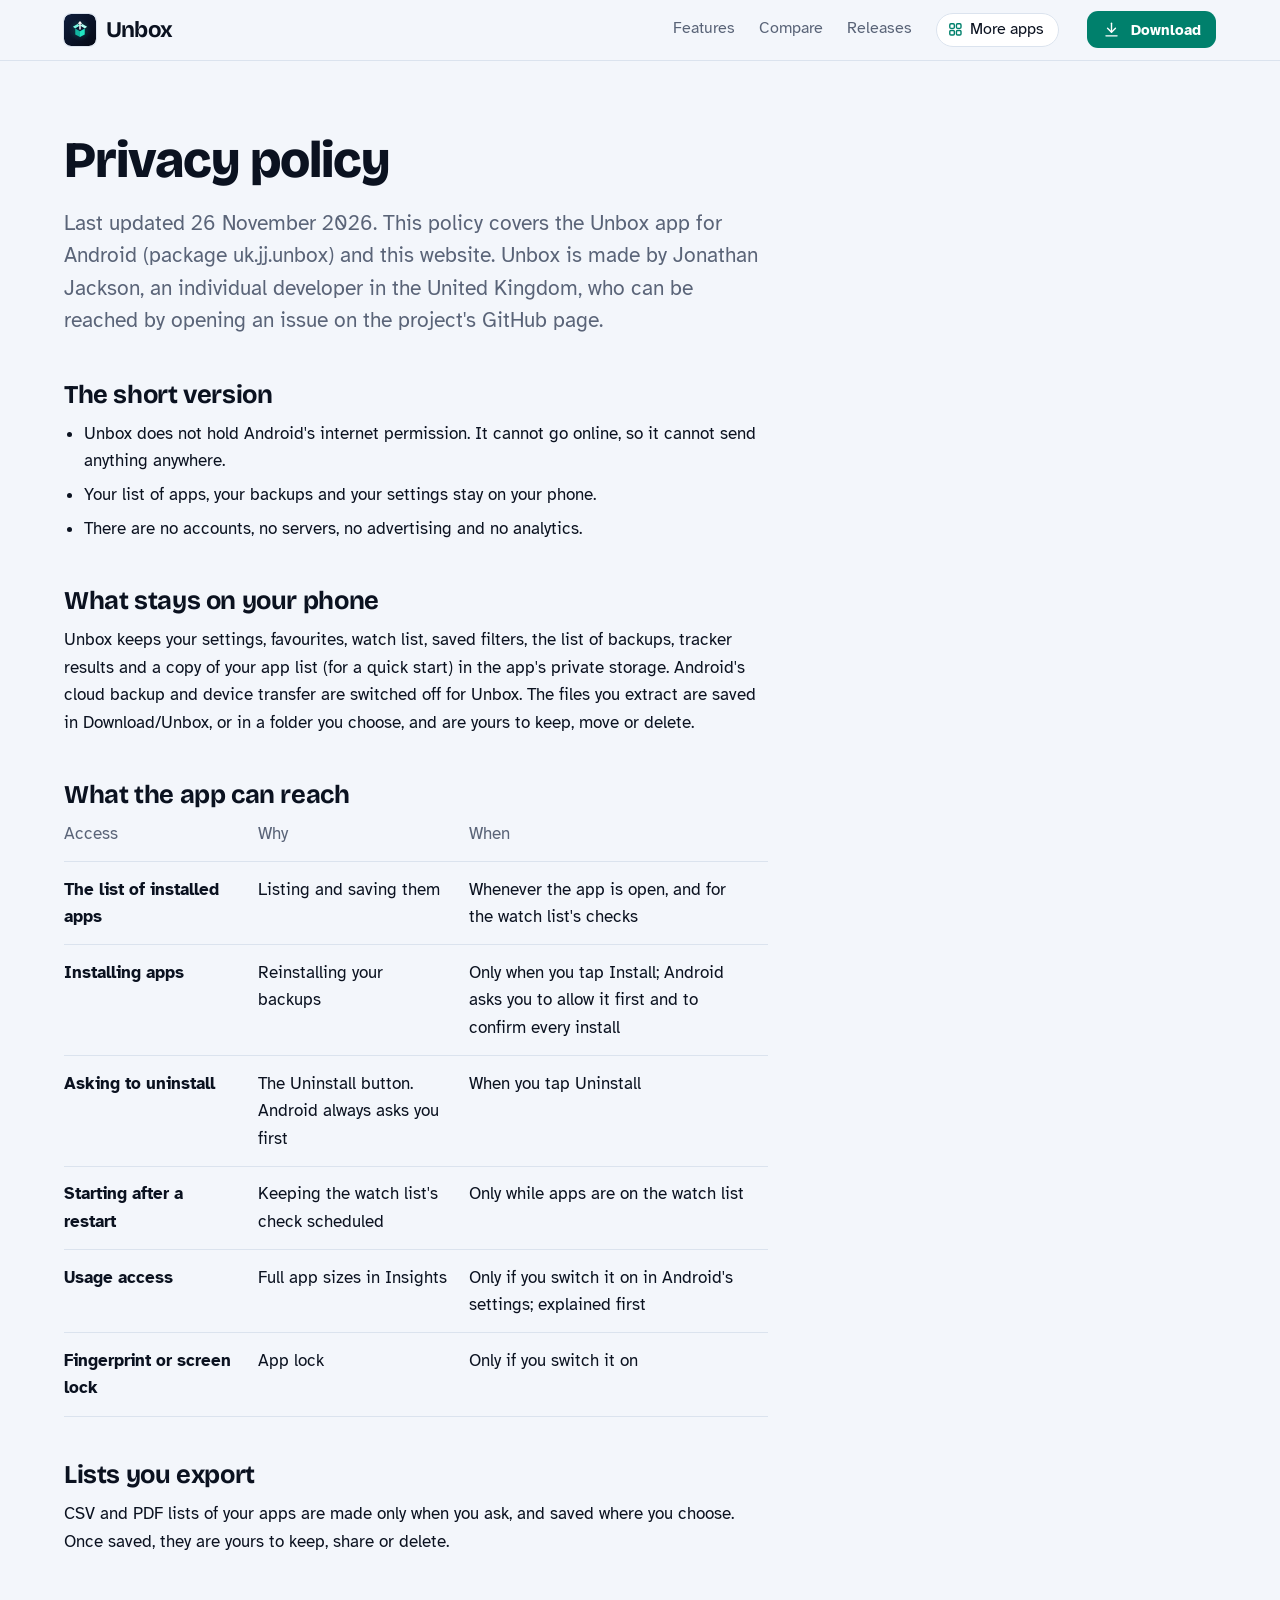
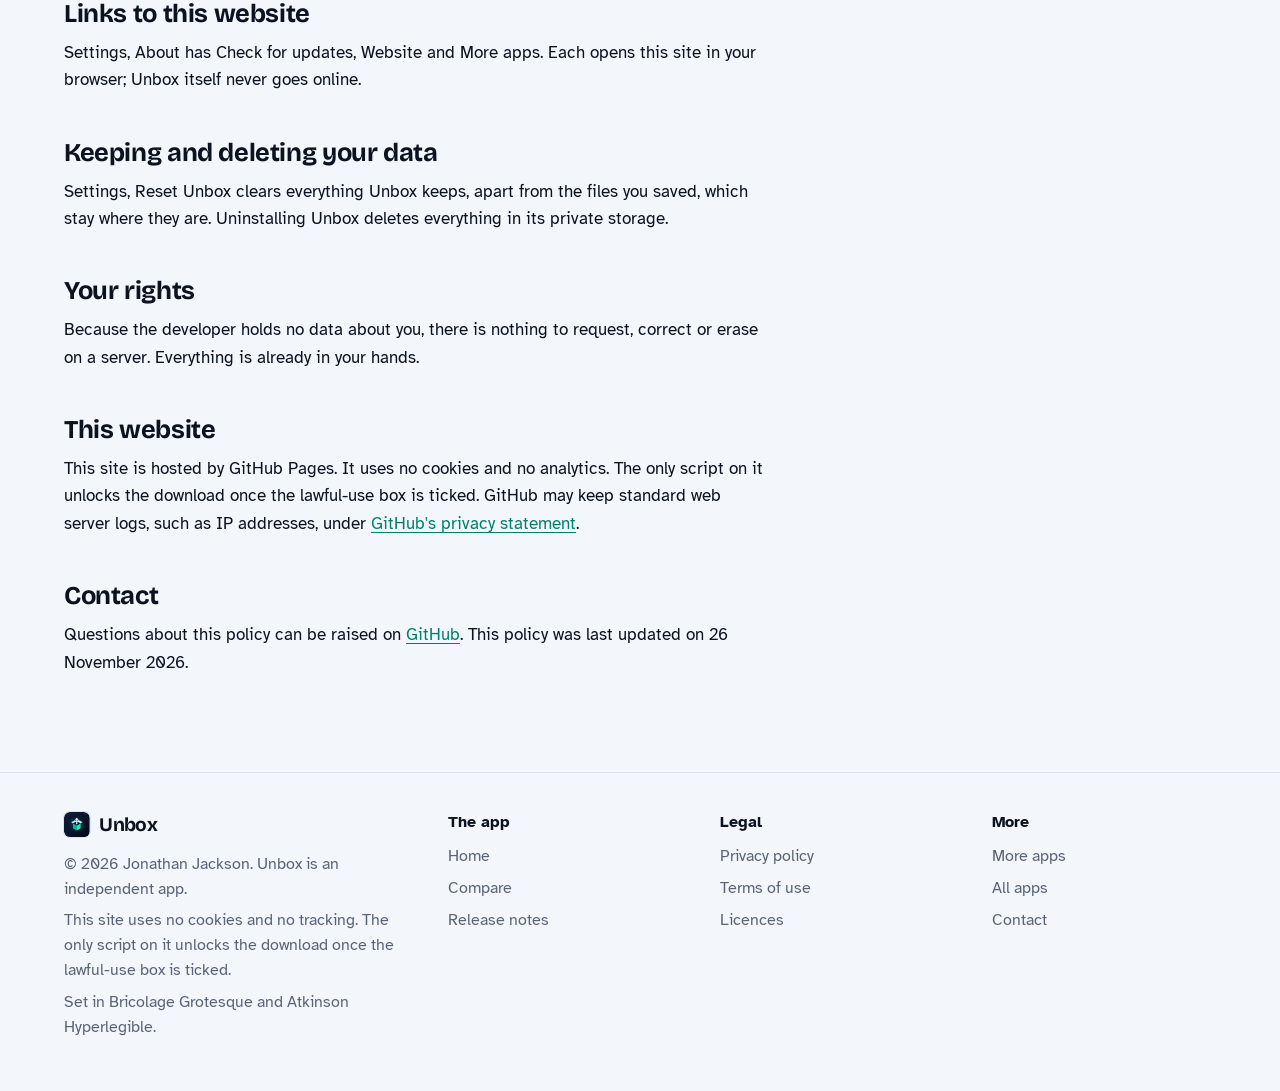
<file: privacy.html>
<!DOCTYPE html>
<html lang="en-GB">
<head>
<meta charset="utf-8">
<meta name="viewport" content="width=device-width, initial-scale=1">
<title>Unbox privacy policy</title>
<meta name="description" content="What Unbox does with your information: in short, it stays on your phone.">
<meta name="author" content="Jonathan Jackson">
<link rel="canonical" href="https://customgpter.github.io/unbox/privacy.html">
<meta name="theme-color" content="#f3f6fb" media="(prefers-color-scheme: light)">
<meta name="theme-color" content="#050914" media="(prefers-color-scheme: dark)">
<meta property="og:type" content="website">
<meta property="og:site_name" content="Unbox">
<meta property="og:title" content="Unbox privacy policy">
<meta property="og:description" content="What Unbox does with your information: in short, it stays on your phone.">
<meta property="og:url" content="https://customgpter.github.io/unbox/privacy.html">
<meta property="og:image" content="https://customgpter.github.io/unbox/assets/og.png">
<meta property="og:image:width" content="1200">
<meta property="og:image:height" content="630">
<meta property="og:image:alt" content="Unbox&#x27;s app list: cards with version, size, split and source tags, filter chips and an extract button on each app">
<meta property="og:locale" content="en_GB">
<meta name="twitter:card" content="summary_large_image">
<link rel="icon" href="./assets/favicon.svg" type="image/svg+xml">
<link rel="apple-touch-icon" href="./assets/apple-touch-icon.png">
<link rel="preload" href="./assets/fonts/bricolage-grotesque-latin.woff2" as="font" type="font/woff2" crossorigin>
<link rel="preload" href="./assets/fonts/atkinson-hyperlegible-latin-400-normal.woff2" as="font" type="font/woff2" crossorigin>
<link rel="stylesheet" href="./assets/site.css?v=1">
<link rel="stylesheet" href="./assets/house.css?v=1">
<link rel="stylesheet" href="./assets/apps-list.css?v=1">
<script src="./assets/apps-list.js?v=1" defer></script>
</head>
<body>
<a class="skip" href="#main">Skip to content</a>
<header class="masthead">
<div class="wrap">
<a class="brand" href="./" aria-label="Unbox home"><svg viewBox="0 0 108 108" aria-hidden="true"><defs><linearGradient id="ubbg" x1="0" y1="0" x2="1" y2="1"><stop offset="0" stop-color="#0f1e3d"/><stop offset="1" stop-color="#050914"/></linearGradient><radialGradient id="ubgl" cx="50%" cy="50%" r="50%"><stop offset="0" stop-color="#21e6c1" stop-opacity=".22"/><stop offset="1" stop-color="#21e6c1" stop-opacity="0"/></radialGradient></defs><rect width="108" height="108" rx="24" fill="url(#ubbg)"/><circle cx="54" cy="54" r="38" fill="url(#ubgl)"/><path d="M38 49L54 40L46 34L30 43Z" fill="#7cf5e1"/><path d="M54 40L70 49L78 43L62 34Z" fill="#b4fff2"/><path d="M38 49L54 40L70 49L54 58Z" fill="#0a1630"/><path d="M38 49L54 58L54 78L38 69Z" fill="#12b5a0"/><path d="M54 58L70 49L70 69L54 78Z" fill="#21e6c1"/><path d="M51.5 52L51.5 33L46 33L54 24L62 33L56.5 33L56.5 52Z" fill="#fff"/></svg><span>Unbox</span></a>
<nav aria-label="Main"><ul><li><a href="./#features">Features</a></li><li><a href="./compare.html">Compare</a></li><li><a href="./releases.html">Releases</a></li><li><a class="more-apps" href="./more-apps.html"><svg class="ico" viewBox="0 0 24 24" aria-hidden="true"><rect x="4" y="4" width="6.5" height="6.5" rx="1.6"/><rect x="13.5" y="4" width="6.5" height="6.5" rx="1.6"/><rect x="4" y="13.5" width="6.5" height="6.5" rx="1.6"/><rect x="13.5" y="13.5" width="6.5" height="6.5" rx="1.6"/></svg>More apps</a></li></ul></nav>
<a class="button small" href="./#download"><svg class="ico" viewBox="0 0 24 24" aria-hidden="true"><path d="M12 4v11"/><path d="M7 10.5l5 5 5-5"/><path d="M5 20h14"/></svg>Download</a>
</div>
</header>
<main id="main" class="doc">
<div class="wrap">
<div class="measure">
<h1>Privacy policy</h1>
<p class="lede">Last updated 26 November 2026. This policy covers the Unbox app for Android (package uk.jj.unbox) and this website. Unbox is made by Jonathan Jackson, an individual developer in the United Kingdom, who can be reached by opening an issue on the project's GitHub page.</p>
<h2 id="short">The short version</h2><ul>
<li>Unbox does not hold Android's internet permission. It cannot go online, so it cannot send anything anywhere.</li>
<li>Your list of apps, your backups and your settings stay on your phone.</li>
<li>There are no accounts, no servers, no advertising and no analytics.</li>
</ul><h2 id="kept">What stays on your phone</h2><p>Unbox keeps your settings, favourites, watch list, saved filters, the list of backups, tracker results and a copy of your app list (for a quick start) in the app's private storage. Android's cloud backup and device transfer are switched off for Unbox. The files you extract are saved in Download/Unbox, or in a folder you choose, and are yours to keep, move or delete.</p><h2 id="reach">What the app can reach</h2><table>
<thead><tr><th scope="col">Access</th><th scope="col">Why</th><th scope="col">When</th></tr></thead>
<tbody>
<tr><th scope="row">The list of installed apps</th><td>Listing and saving them</td><td>Whenever the app is open, and for the watch list's checks</td></tr>
<tr><th scope="row">Installing apps</th><td>Reinstalling your backups</td><td>Only when you tap Install; Android asks you to allow it first and to confirm every install</td></tr>
<tr><th scope="row">Asking to uninstall</th><td>The Uninstall button. Android always asks you first</td><td>When you tap Uninstall</td></tr>
<tr><th scope="row">Starting after a restart</th><td>Keeping the watch list's check scheduled</td><td>Only while apps are on the watch list</td></tr>
<tr><th scope="row">Usage access</th><td>Full app sizes in Insights</td><td>Only if you switch it on in Android's settings; explained first</td></tr>
<tr><th scope="row">Fingerprint or screen lock</th><td>App lock</td><td>Only if you switch it on</td></tr>
</tbody>
</table><h2 id="exports">Lists you export</h2><p>CSV and PDF lists of your apps are made only when you ask, and saved where you choose. Once saved, they are yours to keep, share or delete.</p><h2 id="links">Links to this website</h2><p>Settings, About has Check for updates, Website and More apps. Each opens this site in your browser; Unbox itself never goes online.</p><h2 id="deleting">Keeping and deleting your data</h2><p>Settings, Reset Unbox clears everything Unbox keeps, apart from the files you saved, which stay where they are. Uninstalling Unbox deletes everything in its private storage.</p><h2 id="rights">Your rights</h2><p>Because the developer holds no data about you, there is nothing to request, correct or erase on a server. Everything is already in your hands.</p><h2 id="website">This website</h2><p>This site is hosted by GitHub Pages. It uses no cookies and no analytics. The only script on it unlocks the download once the lawful-use box is ticked. GitHub may keep standard web server logs, such as IP addresses, under <a href="https://docs.github.com/en/site-policy/privacy-policies/github-general-privacy-statement">GitHub's privacy statement</a>.</p>
<h2 id="contact">Contact</h2>
<p>Questions about this policy can be raised on <a href="https://github.com/CustomGPTer/unbox/issues">GitHub</a>. This policy was last updated on 26 November 2026.</p>
</div>
</div>
</main>
<footer class="colophon">
<div class="wrap">
<div>
<a class="brand" href="./" aria-label="Unbox home"><svg viewBox="0 0 108 108" aria-hidden="true"><defs><linearGradient id="ubbg" x1="0" y1="0" x2="1" y2="1"><stop offset="0" stop-color="#0f1e3d"/><stop offset="1" stop-color="#050914"/></linearGradient><radialGradient id="ubgl" cx="50%" cy="50%" r="50%"><stop offset="0" stop-color="#21e6c1" stop-opacity=".22"/><stop offset="1" stop-color="#21e6c1" stop-opacity="0"/></radialGradient></defs><rect width="108" height="108" rx="24" fill="url(#ubbg)"/><circle cx="54" cy="54" r="38" fill="url(#ubgl)"/><path d="M38 49L54 40L46 34L30 43Z" fill="#7cf5e1"/><path d="M54 40L70 49L78 43L62 34Z" fill="#b4fff2"/><path d="M38 49L54 40L70 49L54 58Z" fill="#0a1630"/><path d="M38 49L54 58L54 78L38 69Z" fill="#12b5a0"/><path d="M54 58L70 49L70 69L54 78Z" fill="#21e6c1"/><path d="M51.5 52L51.5 33L46 33L54 24L62 33L56.5 33L56.5 52Z" fill="#fff"/></svg><span>Unbox</span></a>
<p>&copy; 2026 Jonathan Jackson. Unbox is an independent app.</p>
<p>This site uses no cookies and no tracking. The only script on it unlocks the download once the lawful-use box is ticked.</p>
<p>Set in Bricolage Grotesque and Atkinson Hyperlegible.</p>
</div>
<nav aria-label="The app"><h2>The app</h2><ul>
<li><a href="./">Home</a></li>
<li><a href="./compare.html">Compare</a></li>
<li><a href="./releases.html">Release notes</a></li>

</ul></nav>
<nav aria-label="Legal"><h2>Legal</h2><ul>
<li><a href="./privacy.html">Privacy policy</a></li>
<li><a href="./terms.html">Terms of use</a></li>
<li><a href="./licences.html">Licences</a></li>
</ul></nav>
<nav aria-label="More"><h2>More</h2><ul>
<li><a href="./more-apps.html">More apps</a></li>
<li><a href="https://customgpter.github.io/">All apps</a></li>
<li><a href="https://github.com/CustomGPTer/unbox/issues">Contact</a></li>
</ul></nav>
</div>
</footer>
</body>
</html>
</file>
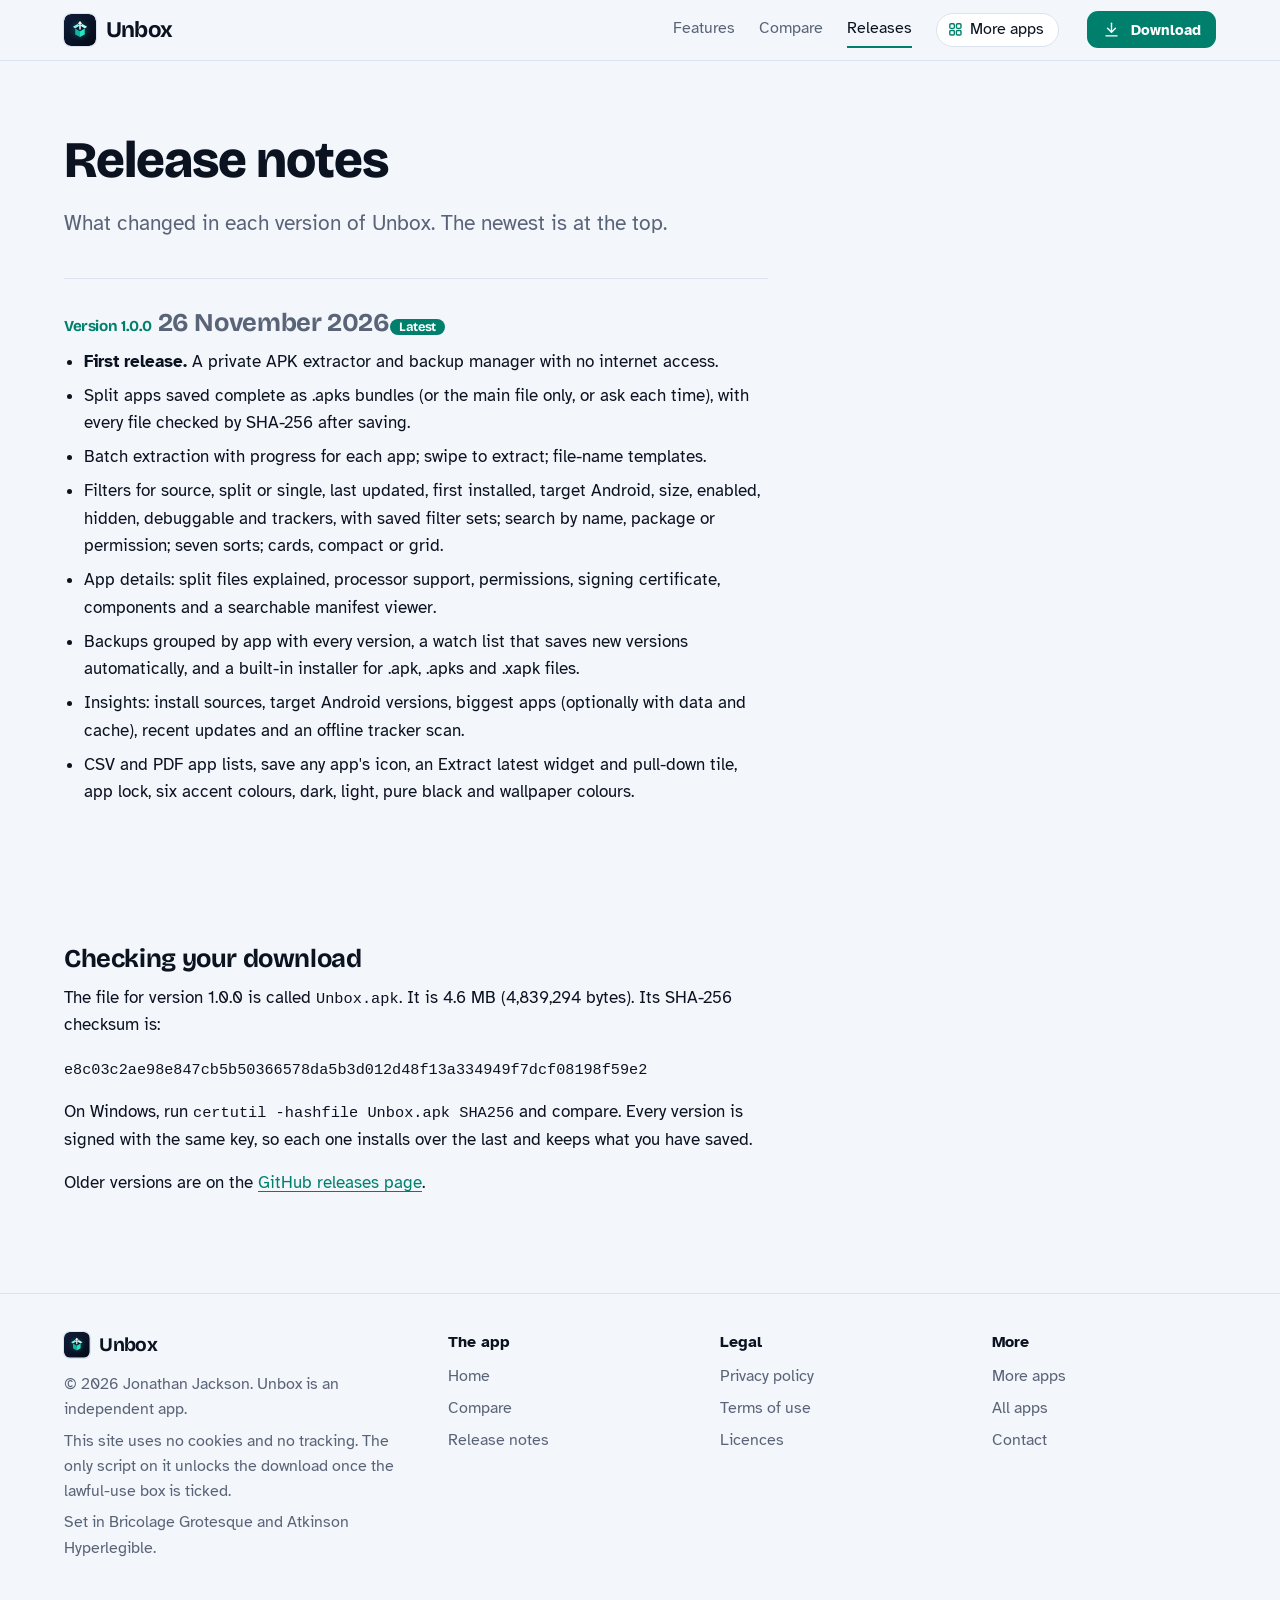
<file: releases.html>
<!DOCTYPE html>
<html lang="en-GB">
<head>
<meta charset="utf-8">
<meta name="viewport" content="width=device-width, initial-scale=1">
<title>Unbox release notes</title>
<meta name="description" content="What changed in each version of Unbox, with the file size and checksum to check your download.">
<meta name="author" content="Jonathan Jackson">
<link rel="canonical" href="https://customgpter.github.io/unbox/releases.html">
<meta name="theme-color" content="#f3f6fb" media="(prefers-color-scheme: light)">
<meta name="theme-color" content="#050914" media="(prefers-color-scheme: dark)">
<meta property="og:type" content="website">
<meta property="og:site_name" content="Unbox">
<meta property="og:title" content="Unbox release notes">
<meta property="og:description" content="What changed in each version of Unbox, with the file size and checksum to check your download.">
<meta property="og:url" content="https://customgpter.github.io/unbox/releases.html">
<meta property="og:image" content="https://customgpter.github.io/unbox/assets/og.png">
<meta property="og:image:width" content="1200">
<meta property="og:image:height" content="630">
<meta property="og:image:alt" content="Unbox&#x27;s app list: cards with version, size, split and source tags, filter chips and an extract button on each app">
<meta property="og:locale" content="en_GB">
<meta name="twitter:card" content="summary_large_image">
<link rel="icon" href="./assets/favicon.svg" type="image/svg+xml">
<link rel="apple-touch-icon" href="./assets/apple-touch-icon.png">
<link rel="preload" href="./assets/fonts/bricolage-grotesque-latin.woff2" as="font" type="font/woff2" crossorigin>
<link rel="preload" href="./assets/fonts/atkinson-hyperlegible-latin-400-normal.woff2" as="font" type="font/woff2" crossorigin>
<link rel="stylesheet" href="./assets/site.css?v=1">
<link rel="stylesheet" href="./assets/house.css?v=1">
<link rel="stylesheet" href="./assets/apps-list.css?v=1">
<script src="./assets/apps-list.js?v=1" defer></script>
</head>
<body>
<a class="skip" href="#main">Skip to content</a>
<header class="masthead">
<div class="wrap">
<a class="brand" href="./" aria-label="Unbox home"><svg viewBox="0 0 108 108" aria-hidden="true"><defs><linearGradient id="ubbg" x1="0" y1="0" x2="1" y2="1"><stop offset="0" stop-color="#0f1e3d"/><stop offset="1" stop-color="#050914"/></linearGradient><radialGradient id="ubgl" cx="50%" cy="50%" r="50%"><stop offset="0" stop-color="#21e6c1" stop-opacity=".22"/><stop offset="1" stop-color="#21e6c1" stop-opacity="0"/></radialGradient></defs><rect width="108" height="108" rx="24" fill="url(#ubbg)"/><circle cx="54" cy="54" r="38" fill="url(#ubgl)"/><path d="M38 49L54 40L46 34L30 43Z" fill="#7cf5e1"/><path d="M54 40L70 49L78 43L62 34Z" fill="#b4fff2"/><path d="M38 49L54 40L70 49L54 58Z" fill="#0a1630"/><path d="M38 49L54 58L54 78L38 69Z" fill="#12b5a0"/><path d="M54 58L70 49L70 69L54 78Z" fill="#21e6c1"/><path d="M51.5 52L51.5 33L46 33L54 24L62 33L56.5 33L56.5 52Z" fill="#fff"/></svg><span>Unbox</span></a>
<nav aria-label="Main"><ul><li><a href="./#features">Features</a></li><li><a href="./compare.html">Compare</a></li><li><a href="./releases.html" aria-current="page">Releases</a></li><li><a class="more-apps" href="./more-apps.html"><svg class="ico" viewBox="0 0 24 24" aria-hidden="true"><rect x="4" y="4" width="6.5" height="6.5" rx="1.6"/><rect x="13.5" y="4" width="6.5" height="6.5" rx="1.6"/><rect x="4" y="13.5" width="6.5" height="6.5" rx="1.6"/><rect x="13.5" y="13.5" width="6.5" height="6.5" rx="1.6"/></svg>More apps</a></li></ul></nav>
<a class="button small" href="./#download"><svg class="ico" viewBox="0 0 24 24" aria-hidden="true"><path d="M12 4v11"/><path d="M7 10.5l5 5 5-5"/><path d="M5 20h14"/></svg>Download</a>
</div>
</header>
<main id="main" class="doc">
<div class="wrap">
<div class="measure">
<h1>Release notes</h1>
<p class="lede">What changed in each version of Unbox. The newest is at the top.</p>
<section class="release" id="v1.0.0"><h2><span class="ver">Version 1.0.0</span> <span class="when">26 November 2026</span><span class="tag">Latest</span></h2><ul><li><b>First release.</b> A private APK extractor and backup manager with no internet access.</li><li>Split apps saved complete as .apks bundles (or the main file only, or ask each time), with every file checked by SHA-256 after saving.</li><li>Batch extraction with progress for each app; swipe to extract; file-name templates.</li><li>Filters for source, split or single, last updated, first installed, target Android, size, enabled, hidden, debuggable and trackers, with saved filter sets; search by name, package or permission; seven sorts; cards, compact or grid.</li><li>App details: split files explained, processor support, permissions, signing certificate, components and a searchable manifest viewer.</li><li>Backups grouped by app with every version, a watch list that saves new versions automatically, and a built-in installer for .apk, .apks and .xapk files.</li><li>Insights: install sources, target Android versions, biggest apps (optionally with data and cache), recent updates and an offline tracker scan.</li><li>CSV and PDF app lists, save any app's icon, an Extract latest widget and pull-down tile, app lock, six accent colours, dark, light, pure black and wallpaper colours.</li></ul></section>
<h2 id="checking">Checking your download</h2>
<p>The file for version 1.0.0 is called <code>Unbox.apk</code>. It is 4.6 MB (4,839,294 bytes). Its SHA-256 checksum is:</p>
<p><code class="sum">e8c03c2ae98e847cb5b50366578da5b3d012d48f13a334949f7dcf08198f59e2</code></p>
<p>On Windows, run <code>certutil -hashfile Unbox.apk SHA256</code> and compare. Every version is signed with the same key, so each one installs over the last and keeps what you have saved.</p>
<p>Older versions are on the <a href="https://github.com/CustomGPTer/unbox/releases">GitHub releases page</a>.</p>
</div>
</div>
</main>
<footer class="colophon">
<div class="wrap">
<div>
<a class="brand" href="./" aria-label="Unbox home"><svg viewBox="0 0 108 108" aria-hidden="true"><defs><linearGradient id="ubbg" x1="0" y1="0" x2="1" y2="1"><stop offset="0" stop-color="#0f1e3d"/><stop offset="1" stop-color="#050914"/></linearGradient><radialGradient id="ubgl" cx="50%" cy="50%" r="50%"><stop offset="0" stop-color="#21e6c1" stop-opacity=".22"/><stop offset="1" stop-color="#21e6c1" stop-opacity="0"/></radialGradient></defs><rect width="108" height="108" rx="24" fill="url(#ubbg)"/><circle cx="54" cy="54" r="38" fill="url(#ubgl)"/><path d="M38 49L54 40L46 34L30 43Z" fill="#7cf5e1"/><path d="M54 40L70 49L78 43L62 34Z" fill="#b4fff2"/><path d="M38 49L54 40L70 49L54 58Z" fill="#0a1630"/><path d="M38 49L54 58L54 78L38 69Z" fill="#12b5a0"/><path d="M54 58L70 49L70 69L54 78Z" fill="#21e6c1"/><path d="M51.5 52L51.5 33L46 33L54 24L62 33L56.5 33L56.5 52Z" fill="#fff"/></svg><span>Unbox</span></a>
<p>&copy; 2026 Jonathan Jackson. Unbox is an independent app.</p>
<p>This site uses no cookies and no tracking. The only script on it unlocks the download once the lawful-use box is ticked.</p>
<p>Set in Bricolage Grotesque and Atkinson Hyperlegible.</p>
</div>
<nav aria-label="The app"><h2>The app</h2><ul>
<li><a href="./">Home</a></li>
<li><a href="./compare.html">Compare</a></li>
<li><a href="./releases.html">Release notes</a></li>

</ul></nav>
<nav aria-label="Legal"><h2>Legal</h2><ul>
<li><a href="./privacy.html">Privacy policy</a></li>
<li><a href="./terms.html">Terms of use</a></li>
<li><a href="./licences.html">Licences</a></li>
</ul></nav>
<nav aria-label="More"><h2>More</h2><ul>
<li><a href="./more-apps.html">More apps</a></li>
<li><a href="https://customgpter.github.io/">All apps</a></li>
<li><a href="https://github.com/CustomGPTer/unbox/issues">Contact</a></li>
</ul></nav>
</div>
</footer>
</body>
</html>
</file>
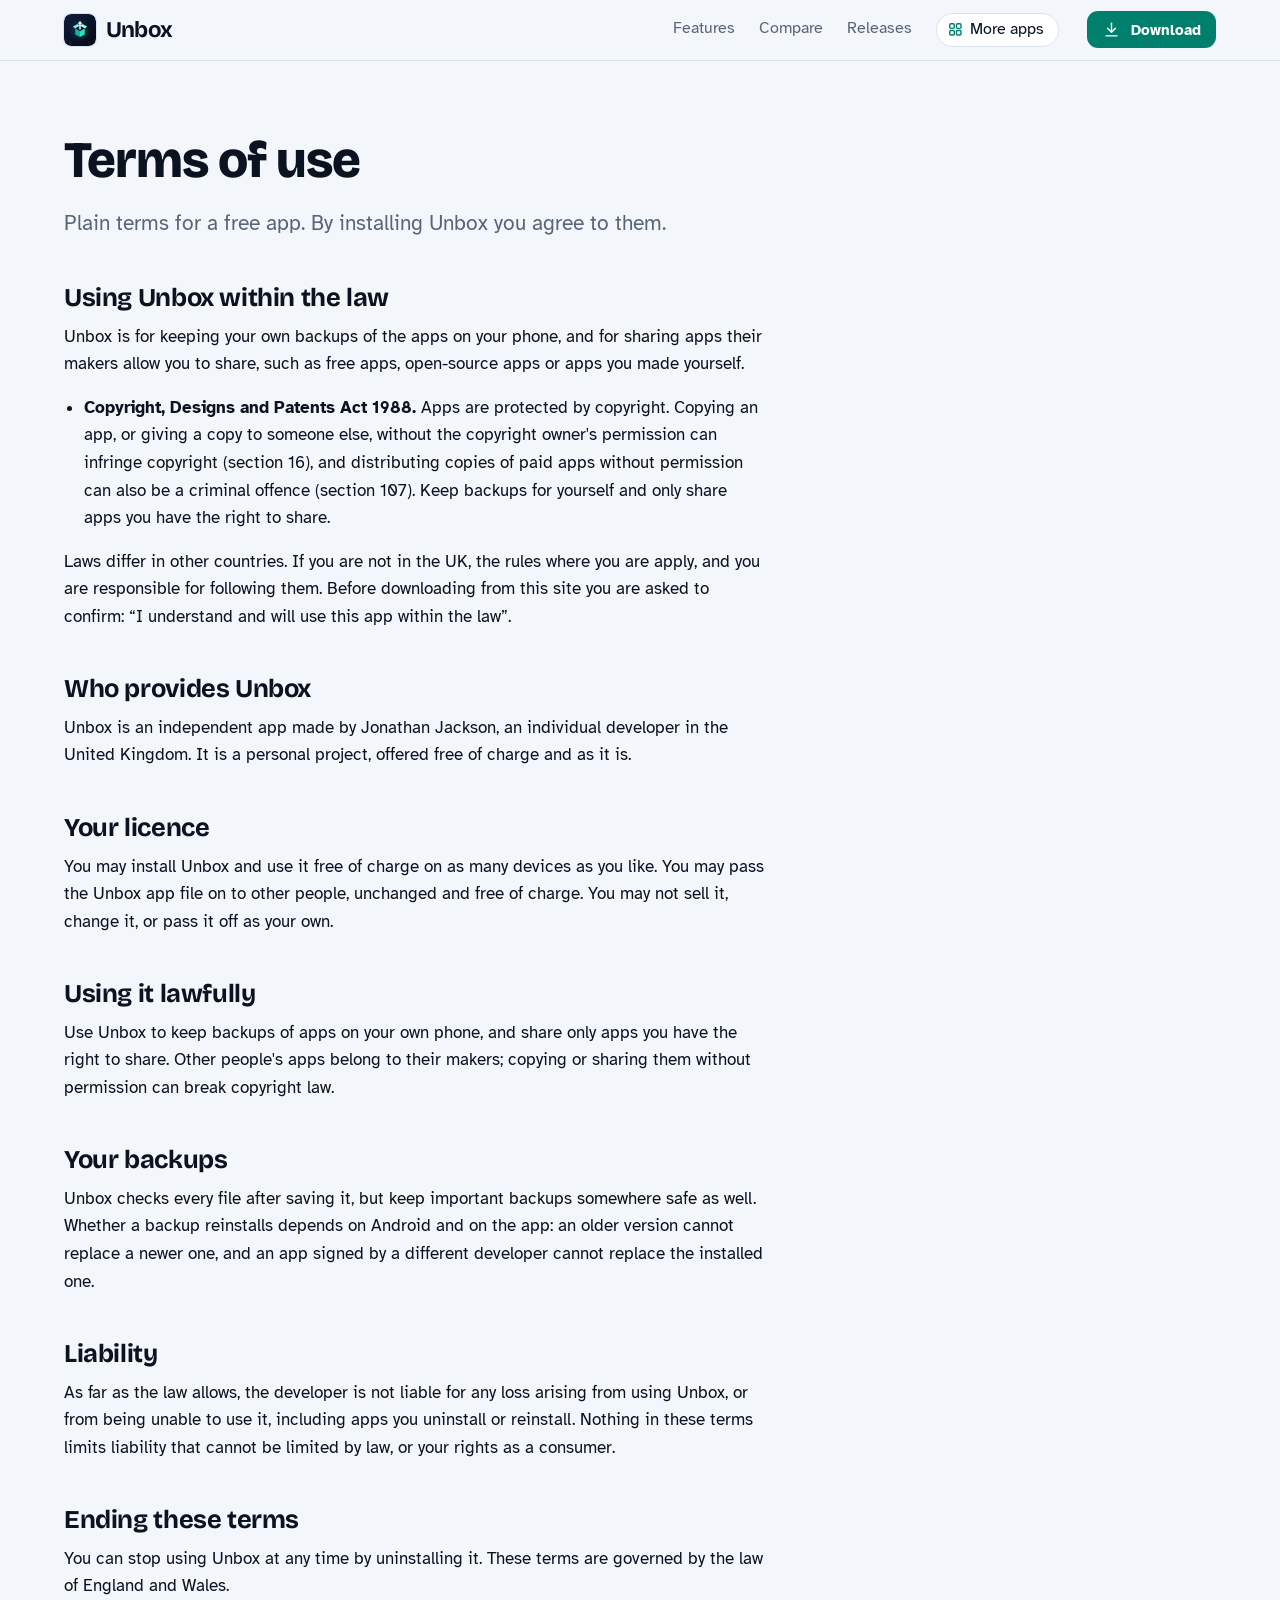
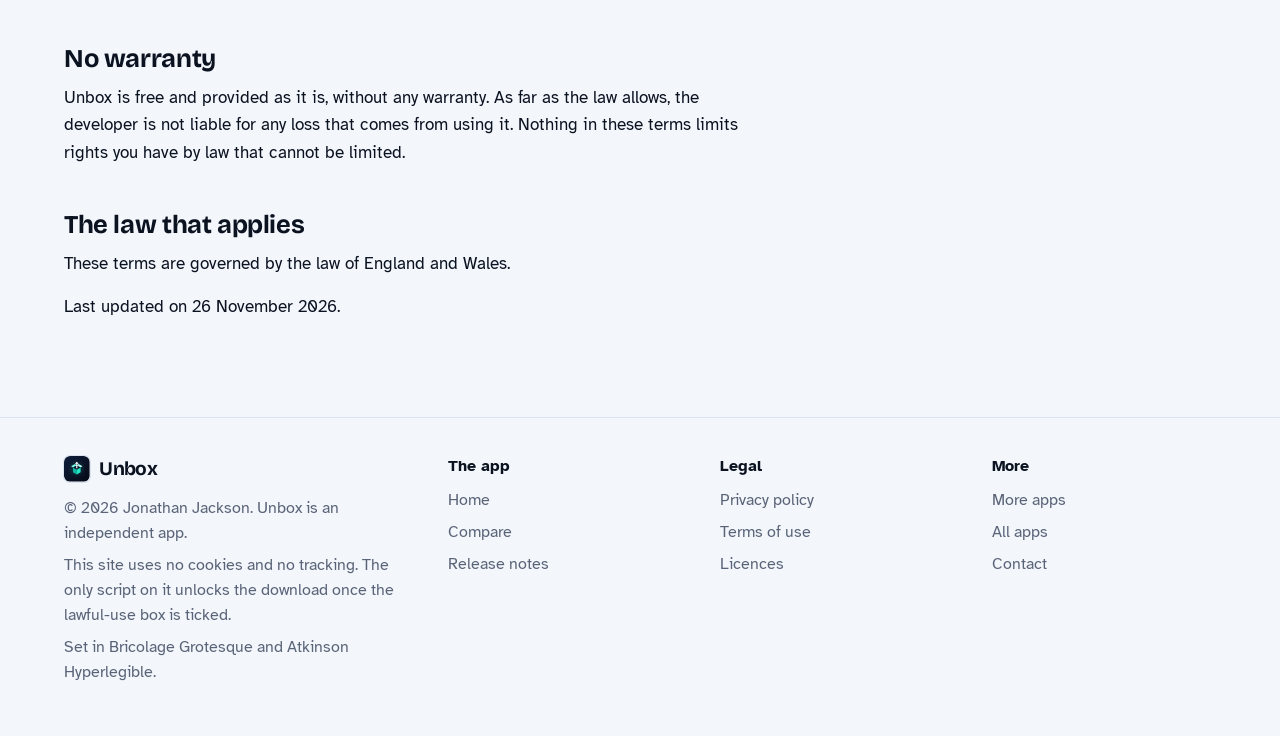
<file: terms.html>
<!DOCTYPE html>
<html lang="en-GB">
<head>
<meta charset="utf-8">
<meta name="viewport" content="width=device-width, initial-scale=1">
<title>Unbox terms of use</title>
<meta name="description" content="The terms for using Unbox, including using it within the law.">
<meta name="author" content="Jonathan Jackson">
<link rel="canonical" href="https://customgpter.github.io/unbox/terms.html">
<meta name="theme-color" content="#f3f6fb" media="(prefers-color-scheme: light)">
<meta name="theme-color" content="#050914" media="(prefers-color-scheme: dark)">
<meta property="og:type" content="website">
<meta property="og:site_name" content="Unbox">
<meta property="og:title" content="Unbox terms of use">
<meta property="og:description" content="The terms for using Unbox, including using it within the law.">
<meta property="og:url" content="https://customgpter.github.io/unbox/terms.html">
<meta property="og:image" content="https://customgpter.github.io/unbox/assets/og.png">
<meta property="og:image:width" content="1200">
<meta property="og:image:height" content="630">
<meta property="og:image:alt" content="Unbox&#x27;s app list: cards with version, size, split and source tags, filter chips and an extract button on each app">
<meta property="og:locale" content="en_GB">
<meta name="twitter:card" content="summary_large_image">
<link rel="icon" href="./assets/favicon.svg" type="image/svg+xml">
<link rel="apple-touch-icon" href="./assets/apple-touch-icon.png">
<link rel="preload" href="./assets/fonts/bricolage-grotesque-latin.woff2" as="font" type="font/woff2" crossorigin>
<link rel="preload" href="./assets/fonts/atkinson-hyperlegible-latin-400-normal.woff2" as="font" type="font/woff2" crossorigin>
<link rel="stylesheet" href="./assets/site.css?v=1">
<link rel="stylesheet" href="./assets/house.css?v=1">
<link rel="stylesheet" href="./assets/apps-list.css?v=1">
<script src="./assets/apps-list.js?v=1" defer></script>
</head>
<body>
<a class="skip" href="#main">Skip to content</a>
<header class="masthead">
<div class="wrap">
<a class="brand" href="./" aria-label="Unbox home"><svg viewBox="0 0 108 108" aria-hidden="true"><defs><linearGradient id="ubbg" x1="0" y1="0" x2="1" y2="1"><stop offset="0" stop-color="#0f1e3d"/><stop offset="1" stop-color="#050914"/></linearGradient><radialGradient id="ubgl" cx="50%" cy="50%" r="50%"><stop offset="0" stop-color="#21e6c1" stop-opacity=".22"/><stop offset="1" stop-color="#21e6c1" stop-opacity="0"/></radialGradient></defs><rect width="108" height="108" rx="24" fill="url(#ubbg)"/><circle cx="54" cy="54" r="38" fill="url(#ubgl)"/><path d="M38 49L54 40L46 34L30 43Z" fill="#7cf5e1"/><path d="M54 40L70 49L78 43L62 34Z" fill="#b4fff2"/><path d="M38 49L54 40L70 49L54 58Z" fill="#0a1630"/><path d="M38 49L54 58L54 78L38 69Z" fill="#12b5a0"/><path d="M54 58L70 49L70 69L54 78Z" fill="#21e6c1"/><path d="M51.5 52L51.5 33L46 33L54 24L62 33L56.5 33L56.5 52Z" fill="#fff"/></svg><span>Unbox</span></a>
<nav aria-label="Main"><ul><li><a href="./#features">Features</a></li><li><a href="./compare.html">Compare</a></li><li><a href="./releases.html">Releases</a></li><li><a class="more-apps" href="./more-apps.html"><svg class="ico" viewBox="0 0 24 24" aria-hidden="true"><rect x="4" y="4" width="6.5" height="6.5" rx="1.6"/><rect x="13.5" y="4" width="6.5" height="6.5" rx="1.6"/><rect x="4" y="13.5" width="6.5" height="6.5" rx="1.6"/><rect x="13.5" y="13.5" width="6.5" height="6.5" rx="1.6"/></svg>More apps</a></li></ul></nav>
<a class="button small" href="./#download"><svg class="ico" viewBox="0 0 24 24" aria-hidden="true"><path d="M12 4v11"/><path d="M7 10.5l5 5 5-5"/><path d="M5 20h14"/></svg>Download</a>
</div>
</header>
<main id="main" class="doc">
<div class="wrap">
<div class="measure">
<h1>Terms of use</h1>
<p class="lede">Plain terms for a free app. By installing Unbox you agree to them.</p>
<h2 id="law">Using Unbox within the law</h2><p>Unbox is for keeping your own backups of the apps on your phone, and for sharing apps their makers allow you to share, such as free apps, open-source apps or apps you made yourself.</p><ul><li><b>Copyright, Designs and Patents Act 1988.</b> Apps are protected by copyright. Copying an app, or giving a copy to someone else, without the copyright owner's permission can infringe copyright (section 16), and distributing copies of paid apps without permission can also be a criminal offence (section 107). Keep backups for yourself and only share apps you have the right to share.</li></ul><p>Laws differ in other countries. If you are not in the UK, the rules where you are apply, and you are responsible for following them. Before downloading from this site you are asked to confirm: &ldquo;I understand and will use this app within the law&rdquo;.</p><h2 id="who">Who provides Unbox</h2><p>Unbox is an independent app made by Jonathan Jackson, an individual developer in the United Kingdom. It is a personal project, offered free of charge and as it is.</p><h2 id="licence">Your licence</h2><p>You may install Unbox and use it free of charge on as many devices as you like. You may pass the Unbox app file on to other people, unchanged and free of charge. You may not sell it, change it, or pass it off as your own.</p><h2 id="use">Using it lawfully</h2><p>Use Unbox to keep backups of apps on your own phone, and share only apps you have the right to share. Other people's apps belong to their makers; copying or sharing them without permission can break copyright law.</p><h2 id="backups">Your backups</h2><p>Unbox checks every file after saving it, but keep important backups somewhere safe as well. Whether a backup reinstalls depends on Android and on the app: an older version cannot replace a newer one, and an app signed by a different developer cannot replace the installed one.</p><h2 id="liability">Liability</h2><p>As far as the law allows, the developer is not liable for any loss arising from using Unbox, or from being unable to use it, including apps you uninstall or reinstall. Nothing in these terms limits liability that cannot be limited by law, or your rights as a consumer.</p><h2 id="ending">Ending these terms</h2><p>You can stop using Unbox at any time by uninstalling it. These terms are governed by the law of England and Wales.</p>
<h2 id="no-warranty">No warranty</h2>
<p>Unbox is free and provided as it is, without any warranty. As far as the law allows, the developer is not liable for any loss that comes from using it. Nothing in these terms limits rights you have by law that cannot be limited.</p>
<h2 id="governing">The law that applies</h2>
<p>These terms are governed by the law of England and Wales.</p>
<p>Last updated on 26 November 2026.</p>
</div>
</div>
</main>
<footer class="colophon">
<div class="wrap">
<div>
<a class="brand" href="./" aria-label="Unbox home"><svg viewBox="0 0 108 108" aria-hidden="true"><defs><linearGradient id="ubbg" x1="0" y1="0" x2="1" y2="1"><stop offset="0" stop-color="#0f1e3d"/><stop offset="1" stop-color="#050914"/></linearGradient><radialGradient id="ubgl" cx="50%" cy="50%" r="50%"><stop offset="0" stop-color="#21e6c1" stop-opacity=".22"/><stop offset="1" stop-color="#21e6c1" stop-opacity="0"/></radialGradient></defs><rect width="108" height="108" rx="24" fill="url(#ubbg)"/><circle cx="54" cy="54" r="38" fill="url(#ubgl)"/><path d="M38 49L54 40L46 34L30 43Z" fill="#7cf5e1"/><path d="M54 40L70 49L78 43L62 34Z" fill="#b4fff2"/><path d="M38 49L54 40L70 49L54 58Z" fill="#0a1630"/><path d="M38 49L54 58L54 78L38 69Z" fill="#12b5a0"/><path d="M54 58L70 49L70 69L54 78Z" fill="#21e6c1"/><path d="M51.5 52L51.5 33L46 33L54 24L62 33L56.5 33L56.5 52Z" fill="#fff"/></svg><span>Unbox</span></a>
<p>&copy; 2026 Jonathan Jackson. Unbox is an independent app.</p>
<p>This site uses no cookies and no tracking. The only script on it unlocks the download once the lawful-use box is ticked.</p>
<p>Set in Bricolage Grotesque and Atkinson Hyperlegible.</p>
</div>
<nav aria-label="The app"><h2>The app</h2><ul>
<li><a href="./">Home</a></li>
<li><a href="./compare.html">Compare</a></li>
<li><a href="./releases.html">Release notes</a></li>

</ul></nav>
<nav aria-label="Legal"><h2>Legal</h2><ul>
<li><a href="./privacy.html">Privacy policy</a></li>
<li><a href="./terms.html">Terms of use</a></li>
<li><a href="./licences.html">Licences</a></li>
</ul></nav>
<nav aria-label="More"><h2>More</h2><ul>
<li><a href="./more-apps.html">More apps</a></li>
<li><a href="https://customgpter.github.io/">All apps</a></li>
<li><a href="https://github.com/CustomGPTer/unbox/issues">Contact</a></li>
</ul></nav>
</div>
</footer>
</body>
</html>
</file>
<file: assets/site.css>
@font-face{font-family:"Bricolage Grotesque";src:url("fonts/bricolage-grotesque-latin.woff2") format("woff2");font-weight:200 800;font-style:normal;font-display:swap}
@font-face{font-family:"Atkinson Hyperlegible";src:url("fonts/atkinson-hyperlegible-latin-400-normal.woff2") format("woff2");font-weight:400;font-style:normal;font-display:swap}
@font-face{font-family:"Atkinson Hyperlegible";src:url("fonts/atkinson-hyperlegible-latin-700-normal.woff2") format("woff2");font-weight:700;font-style:normal;font-display:swap}

/* Daylight page, night-time camera. The lamp colour is kept for the one thing to press and for what the camera has seen. */
:root{
  --page:#f2f5f9; --panel:#ffffff; --raised:#e8edf3; --ink:#0d1a2b; --soft:#465468; --rule:#d2dae4;
  --accent:#0a6a55; --accent-ink:#ffffff; --warn:#8a5200; --rec:#d3302f;
  --lamp:#ffb347; --lamp-ink:#231400; --lamp-text:#8a5200;
  --night:#09111e; --night-2:#111d30; --night-3:#1a2a43; --night-ink:#eaf0f8; --night-soft:#9fb0c7; --night-rule:#24364f; --iris:#55d6ab;
  --display:"Bricolage Grotesque","Atkinson Hyperlegible",system-ui,sans-serif;
  --sans:"Atkinson Hyperlegible",system-ui,-apple-system,"Segoe UI",Roboto,sans-serif;
  --mono:ui-monospace,SFMono-Regular,Menlo,Consolas,"Liberation Mono",monospace;
  color-scheme:light dark;
}
@media (prefers-color-scheme:dark){
  :root{--page:#0a111b; --panel:#111a27; --raised:#182434; --ink:#e9eef5; --soft:#a0aec0; --rule:#243247;
    --accent:#55d6ab; --accent-ink:#00281d; --warn:#ffb347; --rec:#ff6163; --lamp-text:#ffb347}
}

*,*::before,*::after{box-sizing:border-box}
html{-webkit-text-size-adjust:100%;scroll-behavior:smooth;scroll-padding-top:5.5rem}
@media (prefers-reduced-motion:reduce){html{scroll-behavior:auto}}
body{margin:0;background:var(--page);color:var(--ink);font:400 1.0625rem/1.62 var(--sans);text-rendering:optimizeLegibility;-webkit-font-smoothing:antialiased}
img,svg{max-width:100%;display:block}
a{color:var(--accent);text-decoration-thickness:.07em;text-underline-offset:.2em}
a:hover{text-decoration-thickness:.13em}
:focus-visible{outline:3px solid var(--lamp);outline-offset:3px;border-radius:6px}
code{font:.9em/1 var(--mono);overflow-wrap:anywhere}
h1,h2,h3{font-family:var(--display);font-weight:700;letter-spacing:-.015em;line-height:1.08;margin:0;text-wrap:balance}
p{margin:0 0 1rem}
.skip{position:absolute;left:-999px;top:0;background:var(--ink);color:var(--page);padding:.6rem 1rem;z-index:30;border-radius:0 0 8px 0}
.skip:focus{left:0}
.sr{position:absolute;width:1px;height:1px;overflow:hidden;clip-path:inset(50%);white-space:nowrap}
.wrap{width:min(72rem,100% - 2.5rem);margin-inline:auto}
.measure{max-width:44rem}
.ico{width:1.25em;height:1.25em;flex:none;fill:none;stroke:currentColor;stroke-width:1.75;stroke-linecap:round;stroke-linejoin:round}

/* ---------- masthead */
.masthead{position:sticky;top:0;z-index:20;background:color-mix(in srgb,var(--page) 88%,transparent);-webkit-backdrop-filter:blur(14px) saturate(1.3);backdrop-filter:blur(14px) saturate(1.3);border-bottom:1px solid var(--rule)}
.masthead .wrap{display:flex;flex-wrap:wrap;align-items:center;gap:.35rem 1.75rem;padding-block:.7rem}
.brand{display:inline-flex;align-items:center;gap:.6rem;font:700 1.4rem/1 var(--display);letter-spacing:-.03em;color:var(--ink);text-decoration:none;margin-right:auto}
.brand svg{width:2rem;height:2rem;flex:none;border-radius:.5rem;box-shadow:0 0 0 1px var(--rule)}
.masthead nav ul{display:flex;flex-wrap:wrap;align-items:center;gap:.15rem 1.5rem;list-style:none;margin:0;padding:0;font-size:1rem;line-height:1.3}
.masthead nav a{display:inline-flex;align-items:center;gap:.4rem;color:var(--soft);text-decoration:none;padding-block:.45rem;border-bottom:2px solid transparent}
.masthead nav a:hover{color:var(--ink)}
.masthead nav a[aria-current="page"]{color:var(--ink);border-bottom-color:var(--lamp)}
.masthead nav a.more-apps{color:var(--ink);border:1px solid var(--rule);border-radius:999px;padding:.34rem .85rem .34rem .65rem;background:var(--panel)}
.masthead nav a.more-apps .ico{width:1.05em;height:1.05em;color:var(--accent);stroke-width:2}
.masthead nav a.more-apps:hover,.masthead nav a.more-apps[aria-current="page"]{border-color:var(--accent)}
.button{display:inline-flex;align-items:center;gap:.6rem;background:var(--lamp);color:var(--lamp-ink);font:700 1.08rem/1.2 var(--sans);text-decoration:none;padding:.95rem 1.5rem;border-radius:14px;box-shadow:0 1px 0 rgba(255,255,255,.45) inset,0 12px 24px -14px rgba(138,82,0,.9)}
.button:hover{background:#ffc56e}
.button:active{transform:translateY(1px)}
.button.small{font-size:.95rem;padding:.55rem .95rem;border-radius:11px;box-shadow:none}
.button.quiet{background:none;box-shadow:none;border:1px solid var(--rule);color:var(--ink)}
.button.quiet:hover{border-color:var(--ink);background:none}
@media (max-width:52rem){
  .masthead nav{order:3;flex:1 0 100%}
  .masthead nav ul{gap:.1rem .85rem;font-size:.95rem}
  .masthead nav .wide{display:none}
}
@media (max-width:24rem){.masthead nav a.more-apps .ico{display:none}.masthead nav a.more-apps{padding-inline:.7rem}}

/* ---------- hero */
.hero{padding-block:clamp(2.2rem,6vw,4.75rem) clamp(2.5rem,6vw,4.5rem);overflow:hidden}
.hero-grid{display:grid;gap:clamp(2.25rem,5vw,4rem);align-items:center}
@media (min-width:62rem){.hero-grid{grid-template-columns:minmax(0,11fr) minmax(0,10fr)}}
.hero h1{font-size:clamp(2.6rem,6vw,4.25rem);font-weight:800;line-height:1;letter-spacing:-.022em;margin-bottom:1.5rem}
.lede{font-size:clamp(1.14rem,2vw,1.3rem);line-height:1.55;color:var(--soft);margin:0 0 1rem;max-width:34rem}
.get{display:flex;flex-wrap:wrap;align-items:center;gap:.9rem 1.5rem;margin:1.8rem 0 1.1rem}
.get .aside{font-weight:700;color:var(--ink)}
.facts{font-size:.98rem;line-height:1.5;color:var(--soft);margin:0 0 .5rem;max-width:36rem}
.pills{display:flex;flex-wrap:wrap;gap:.45rem;list-style:none;margin:0 0 1rem;padding:0;font-size:.95rem}
.pills li{border:1px solid var(--rule);border-radius:999px;padding:.22rem .8rem;background:var(--panel);color:var(--soft)}

/* the monitor: the camera's view, the day beneath it, and the alert it sends */
.monitor{position:relative;max-width:36rem;margin-inline:auto;width:100%;padding-bottom:3.1rem}
@media (min-width:62rem){.monitor{margin-inline:auto 0}}
.screen{position:relative;background:var(--night);border-radius:22px;padding:.6rem;box-shadow:0 0 0 1px var(--night-rule),0 30px 60px -30px rgba(9,17,30,.75)}
.cam{position:relative;border-radius:15px;overflow:hidden;aspect-ratio:16/10;background:#0b1626}
.cam svg{width:100%;height:100%}
.cam text{font:700 15px var(--sans);fill:#231400}
.hud{position:absolute;display:inline-flex;align-items:center;gap:.4rem;font:700 .76rem/1 var(--sans);color:var(--night-ink);background:rgba(6,12,22,.62);border-radius:999px;padding:.38rem .65rem;letter-spacing:.01em}
.hud i{width:.5rem;height:.5rem;border-radius:50%;background:var(--iris)}
.hud.watching{left:.7rem;top:.7rem}
.hud.rec{right:.7rem;top:.7rem}
.hud.rec i{background:#ff5a5c}
.hud.stamp{left:.7rem;bottom:.7rem;font:400 .74rem/1 var(--mono);border-radius:6px;color:#d5deea}
.hud.place{right:.7rem;bottom:.7rem;border-radius:6px;font-weight:400;color:#d5deea}
.day{padding:.85rem .55rem 2rem;color:var(--night-soft);font-size:.8rem;line-height:1.2}
.day-head{display:flex;justify-content:space-between;margin-bottom:.6rem}
.day-head b{color:var(--night-ink)}
.track{position:relative;height:1.5rem;border-radius:7px;background:repeating-linear-gradient(90deg,var(--night-3) 0 1px,transparent 1px calc(100% / 24)),var(--night-2);box-shadow:inset 0 0 0 1px var(--night-rule)}
.ev{position:absolute;top:3px;bottom:3px;width:max(5px,1.1%);border-radius:3px;background:var(--iris);left:var(--at)}
.ev.seen{background:var(--lamp)}
.now{position:absolute;top:-4px;bottom:-4px;left:var(--at);width:2px;background:var(--night-ink);border-radius:2px}
.hours{display:flex;justify-content:space-between;margin-top:.4rem;font-size:.72rem}
.alert{position:absolute;right:-.4rem;bottom:0;display:flex;align-items:center;gap:.75rem;width:min(19rem,88%);background:var(--panel);color:var(--ink);border:1px solid var(--rule);border-radius:16px;padding:.65rem .8rem;box-shadow:0 18px 36px -18px rgba(9,17,30,.55)}
.alert .thumb{flex:none;width:3.1rem;height:3.1rem;border-radius:10px;background:linear-gradient(160deg,#16263d,#0b1626);position:relative;overflow:hidden}
.alert .thumb::before{content:"";position:absolute;left:50%;bottom:0;width:38%;height:62%;translate:-50% 0;border-radius:40% 40% 0 0;background:#6f86a6}
.alert .thumb::after{content:"";position:absolute;left:50%;top:14%;width:26%;aspect-ratio:1;translate:-50% 0;border-radius:50%;background:#8ea4c2}
.alert b{display:block;font-size:.98rem;line-height:1.25}
.alert span{display:block;font-size:.86rem;color:var(--soft);line-height:1.3}
.alert .dot{flex:none;width:.6rem;height:.6rem;border-radius:50%;background:var(--lamp);margin-left:auto;box-shadow:0 0 0 4px color-mix(in srgb,var(--lamp) 25%,transparent)}
@media (max-width:26rem){.alert{right:0}}
@media (prefers-reduced-motion:no-preference){
  .cam .spill{animation:vg-in .9s ease-out .25s both}
  .cam .who{animation:vg-step .9s cubic-bezier(.2,.8,.25,1) .9s both}
  .cam .mark{animation:vg-lock .45s cubic-bezier(.3,1.4,.5,1) 1.7s both;transform-box:fill-box;transform-origin:center}
  .hud.rec{animation:vg-in .3s ease-out 2.05s both}
  .hud.rec i{animation:vg-blink 1.2s steps(2,jump-none) 2.3s 4}
  .ev.seen,.now{animation:vg-pop .4s cubic-bezier(.3,1.5,.5,1) 2.4s both}
  .alert{animation:vg-rise .6s cubic-bezier(.2,.8,.25,1) 2.9s both}
  @keyframes vg-in{from{opacity:0}to{opacity:1}}
  @keyframes vg-step{from{opacity:0;transform:translateX(18px)}to{opacity:1;transform:none}}
  @keyframes vg-lock{from{opacity:0;transform:scale(1.12)}to{opacity:1;transform:none}}
  @keyframes vg-blink{from{opacity:1}to{opacity:.25}}
  @keyframes vg-pop{from{opacity:0;transform:scaleY(.2)}to{opacity:1;transform:none}}
  @keyframes vg-rise{from{opacity:0;transform:translateY(14px)}to{opacity:1;transform:none}}
}

/* ---------- sections */
section{padding-block:clamp(3rem,7vw,5.5rem)}
section + section{border-top:1px solid var(--rule)}
h2{font-size:clamp(1.8rem,3.6vw,2.6rem);margin-bottom:.9rem}
h3{font:700 1.1rem/1.3 var(--sans);letter-spacing:0;margin:0 0 .3rem}
.intro{color:var(--soft);max-width:40rem;margin-bottom:2.2rem;font-size:1.1rem}

.promises{padding-block:0;border-block:1px solid var(--rule);background:var(--panel)}
.promises ul{list-style:none;margin:0;padding:0;display:grid;grid-template-columns:repeat(auto-fit,minmax(min(100%,14rem),1fr))}
.promises li{display:flex;gap:.8rem;align-items:flex-start;padding:1.4rem 1.5rem 1.4rem 0}
.promises .ico{width:1.6rem;height:1.6rem;color:var(--accent);margin-top:.1rem}
.promises b{display:block;line-height:1.3}
.promises span{color:var(--soft);font-size:.96rem;line-height:1.45;display:block}
.hero + .promises{border-top:1px solid var(--rule)}

.steps{list-style:none;counter-reset:s;margin:0;padding:0;display:grid;gap:1.25rem}
@media (min-width:52rem){.steps{grid-template-columns:repeat(3,minmax(0,1fr))}}
.steps li{counter-increment:s;background:var(--panel);border:1px solid var(--rule);border-radius:18px;padding:1.4rem 1.4rem 1.5rem}
.steps li::before{content:counter(s);display:grid;place-items:center;width:2rem;height:2rem;border-radius:50%;background:var(--ink);color:var(--page);font:700 1rem/1 var(--display);margin-bottom:1rem}
.steps p{margin:0;color:var(--soft)}

.notices{display:grid;gap:1.25rem}
@media (min-width:52rem){.notices{grid-template-columns:repeat(2,minmax(0,1fr))}}
.sense{background:var(--night);color:var(--night-ink);border-radius:20px;padding:1.5rem 1.5rem 1.6rem;box-shadow:0 0 0 1px var(--night-rule)}
.sense h3{font:700 1.35rem/1.2 var(--display);letter-spacing:-.02em;margin-bottom:.35rem}
.sense p{color:var(--night-soft);margin-bottom:1.1rem}
.chips{display:flex;flex-wrap:wrap;gap:.5rem;list-style:none;margin:0;padding:0}
.chips li{display:inline-flex;align-items:center;gap:.45rem;border:1px solid var(--night-rule);background:var(--night-2);border-radius:10px;padding:.42rem .75rem .42rem .6rem;font-size:.98rem;line-height:1.2}
.chips .ico{color:var(--lamp)}

.groups{display:grid;gap:0}
.group{display:grid;gap:.4rem 3rem;padding-block:1.6rem;border-top:1px solid var(--rule)}
.group:last-child{border-bottom:1px solid var(--rule)}
@media (min-width:56rem){.group{grid-template-columns:13rem minmax(0,1fr)}}
.group > h3{font:700 1.3rem/1.2 var(--display);letter-spacing:-.02em;color:var(--ink)}
.group dl{margin:0;display:grid;gap:1.1rem 2.5rem}
@media (min-width:40rem){.group dl{grid-template-columns:repeat(2,minmax(0,1fr))}}
.group dt{font-weight:700;line-height:1.35}
.group dd{margin:.2rem 0 0;color:var(--soft)}

.setups{display:grid;gap:1.25rem}
@media (min-width:52rem){.setups{grid-template-columns:repeat(2,minmax(0,1fr))}}
.setup{background:var(--panel);border:1px solid var(--rule);border-radius:20px;padding:1.5rem}
.setup h3{font:700 1.35rem/1.2 var(--display);letter-spacing:-.02em;margin-bottom:.9rem}
.setup .kit{display:flex;align-items:center;gap:.6rem;color:var(--soft);font-size:.95rem;margin-bottom:1rem}
.setup .kit .ico{width:1.9rem;height:1.9rem;color:var(--ink);stroke-width:1.5}
.setup .kit .to{width:1.2rem;height:1.2rem;color:var(--soft)}
.ticks{list-style:none;margin:0;padding:0;display:grid;gap:.5rem}
.ticks li{position:relative;padding-left:1.7rem;color:var(--soft)}
.ticks li::before{content:"";position:absolute;left:.15rem;top:.42em;width:.75rem;height:.42rem;border-left:2.5px solid var(--accent);border-bottom:2.5px solid var(--accent);rotate:-45deg}

.modes{list-style:none;margin:0;padding:0;display:grid;gap:1.25rem}
@media (min-width:52rem){.modes{grid-template-columns:repeat(3,minmax(0,1fr))}}
.modes li{border-top:3px solid var(--ink);padding-top:1rem}
.modes p{color:var(--soft);margin:0}

.scroll{overflow-x:auto}
table{width:100%;border-collapse:collapse}
th,td{text-align:left;vertical-align:top;padding:.85rem 1.2rem .85rem 0;border-top:1px solid var(--rule)}
thead th{border-top:0;color:var(--soft);font-weight:400;padding-top:0}
tbody th{font-weight:700;min-width:11rem}
tr:last-child>*{border-bottom:1px solid var(--rule)}
.after-table{margin-top:1.5rem}
/* On a phone a table becomes a stack: the row's name, then its cells side by side. */
@media (max-width:40rem){
  table:not(.cmp),table:not(.cmp) thead,table:not(.cmp) tbody{display:block}
  table:not(.cmp) tr{display:flex;flex-wrap:wrap;gap:.3rem 1.1rem;padding:.9rem 0;border-top:1px solid var(--rule)}
  table:not(.cmp) thead tr{border-top:0;padding-top:0}
  table:not(.cmp) tbody tr:last-child{border-bottom:1px solid var(--rule)}
  table:not(.cmp) th,table:not(.cmp) td{display:block;border:0;padding:0;flex:1 1 0;min-width:0;overflow-wrap:break-word}
  table:not(.cmp) tr>:first-child{flex:0 0 100%;min-width:0}
}

.plain{list-style:none;margin:0;padding:0;display:grid;gap:1.6rem 3rem}
@media (min-width:52rem){.plain{grid-template-columns:repeat(3,minmax(0,1fr))}}
.plain p{color:var(--soft);margin:0}

.faq{display:grid;gap:0 3rem;align-items:start}
@media (min-width:56rem){.faq{grid-template-columns:repeat(2,minmax(0,1fr))}}
.faq details{border-top:1px solid var(--rule);padding:.15rem 0}
.faq summary{cursor:pointer;list-style:none;display:flex;align-items:flex-start;justify-content:space-between;gap:1rem;font-weight:700;padding:.85rem 0;line-height:1.35}
.faq summary::-webkit-details-marker{display:none}
.faq summary::after{content:"";flex:none;width:.6rem;height:.6rem;margin:.3rem .25rem 0 0;border-right:2px solid var(--soft);border-bottom:2px solid var(--soft);rotate:45deg;transition:rotate .15s}
.faq details[open] summary::after{rotate:-135deg;margin-top:.55rem}
.faq details p{color:var(--soft);margin:0 0 1.1rem;max-width:36rem}
@media (prefers-reduced-motion:reduce){.faq summary::after{transition:none}}

.closing{background:var(--night);color:var(--night-ink);border-top:0}
.closing .wrap{display:grid;gap:1.5rem 3rem;align-items:center}
@media (min-width:52rem){.closing .wrap{grid-template-columns:minmax(0,1fr) auto}}
.closing h2{margin-bottom:.5rem}
.closing p{color:var(--night-soft);margin:0;max-width:36rem}
.closing a:not(.button){color:var(--iris)}
section + .closing{border-top:0}

/* ---------- document pages */
.doc{padding-block:clamp(2.5rem,6vw,4.5rem) clamp(3rem,7vw,5rem)}
.doc h1{font-size:clamp(2.2rem,5vw,3.2rem);font-weight:800;letter-spacing:-.02em;margin-bottom:1.2rem}
.doc .lede{max-width:none}
.doc h2{font-size:1.6rem;margin-top:2.8rem;margin-bottom:.7rem;scroll-margin-top:5.5rem}
.doc h3{margin-top:1.6rem}
.doc ul{padding-left:1.25rem;margin:0 0 1rem}
.doc li{margin:.4rem 0}
.doc a{overflow-wrap:anywhere}
.contents{border-block:1px solid var(--rule);padding-block:1rem;margin-block:2rem}
.contents ul{list-style:none;margin:.4rem 0 0;padding:0;columns:2 14rem;column-gap:2rem}
.contents li{margin:.2rem 0;break-inside:avoid}
.note{border-left:3px solid var(--lamp);padding:.2rem 0 .2rem 1.1rem;color:var(--soft)}
.key{font-size:.95rem;line-height:1.55;color:var(--soft);margin:0 0 .6rem}
.sum{font-size:.95rem;overflow-wrap:anywhere}

/* ---------- compare */
.cmp{min-width:44rem;margin:1.4rem 0 1rem}
.cmp th,.cmp td{padding:.85rem .9rem}
.cmp thead th{color:var(--ink);font-weight:700;vertical-align:bottom;padding-top:.85rem}
.cmp small{display:block;font-weight:400;font-size:.84rem;line-height:1.35;color:var(--soft)}
.cmp tbody th{min-width:13rem;padding-left:0}
.cmp thead th:first-child{padding-left:0}
.cmp .ours{background:var(--panel);box-shadow:inset 1px 0 var(--rule),inset -1px 0 var(--rule)}
.yes{color:var(--accent);font-weight:700}
.pay{color:var(--lamp-text);font-weight:700}
.na{color:var(--soft)}
.cmp .app{display:none}
@media (max-width:54rem){
  .cmp{min-width:0}
  .cmp thead{position:absolute;width:1px;height:1px;overflow:hidden;clip-path:inset(50%)}
  .cmp tbody,.cmp tr,.cmp th,.cmp td{display:block}
  .cmp tr{padding:1rem 0;border-top:1px solid var(--rule)}
  .cmp th,.cmp td{border:0;padding:0}
  .cmp tbody th{min-width:0;margin-bottom:.55rem}
  .cmp td{display:grid;grid-template-columns:7.5rem 1fr;gap:.75rem;padding:.22rem 0}
  .cmp .app{display:block;font-weight:400;color:var(--soft)}
  .cmp .ours{background:none;box-shadow:none}
  .cmp .ours .app{color:var(--ink);font-weight:700}
}

/* ---------- release notes */
.release{border-top:1px solid var(--rule);margin-top:2.4rem;padding-top:1.9rem;scroll-margin-top:5.5rem}
.doc .release h2{margin-top:0}
.contents + .release{border-top:0;margin-top:0;padding-top:.4rem}
.ver{font-weight:700;font-size:.95rem;color:var(--lamp-text);margin:0 0 .5rem}
.when{color:var(--soft);margin:-.2rem 0 .2rem}
.tag{display:inline-block;background:var(--accent);color:var(--accent-ink);border-radius:999px;font-weight:700;font-size:.8rem;padding:.08rem .6rem;margin-right:.6rem}
.doc .release h3{font-size:1rem;color:var(--ink);margin:1.3rem 0 .2rem}
.release ul{margin-bottom:0}

/* ---------- more apps */
.mapps{list-style:none;margin:2.2rem 0 0;padding:0;display:grid;gap:1.4rem}
@media (min-width:50rem){.mapps{grid-template-columns:repeat(2,minmax(0,1fr))}}
.doc .mapps{padding-left:0}
.doc .mapp{margin:0}
.mapp{display:flex;flex-direction:column;background:var(--panel);border:1px solid var(--rule);border-radius:20px;overflow:hidden}
.mapp-cover{position:relative;height:6.5rem;background:linear-gradient(135deg,var(--b),var(--b2));overflow:hidden}
.mapp-cover svg{position:absolute;right:-1.2rem;top:-1.6rem;width:11rem;height:11rem;max-width:none;opacity:.22}
.mapp-body{display:flex;flex-direction:column;flex:1;padding:0 1.4rem 1.4rem}
.mapp-icon{width:4.25rem;height:4.25rem;border-radius:1rem;margin-top:-2.1rem;position:relative;box-shadow:0 0 0 4px var(--panel)}
.mapp h2{font-size:1.6rem;margin:.85rem 0 .1rem}
.mapp-kind{color:var(--soft);margin:0 0 .7rem}
.mapp-say{margin:0 0 1.1rem}
.mapp-go{display:flex;flex-wrap:wrap;align-items:center;gap:.7rem 1.3rem;margin:auto 0 0}
.mapp-go .button{padding:.75rem 1.15rem;font-size:1rem;border-radius:12px}
.mapp-site{font-weight:700}
.mapp-needs{font-size:.9rem;color:var(--soft);margin:.9rem 0 0}

/* ---------- colophon */
.colophon{border-top:1px solid var(--rule);color:var(--soft);font-size:.98rem;line-height:1.6}
.colophon .wrap{display:grid;gap:2rem 3rem;padding-block:2.4rem 2.8rem}
@media (min-width:52rem){.colophon .wrap{grid-template-columns:minmax(0,1.5fr) repeat(3,minmax(0,1fr))}}
.colophon p{margin:0 0 .4rem;max-width:26rem}
.colophon .brand{font-size:1.2rem;margin-bottom:.9rem}
.colophon .brand svg{width:1.6rem;height:1.6rem}
.colophon h2{font:700 .98rem/1.3 var(--sans);letter-spacing:0;color:var(--ink);margin:0 0 .5rem}
.colophon ul{list-style:none;margin:0;padding:0}
.colophon li a{display:inline-block;padding-block:.22rem;color:var(--soft);text-decoration:none}
.colophon li a:hover{color:var(--ink);text-decoration:underline}
</file>
<file: assets/house.css>
:root{--page:#f3f6fb;--panel:#ffffff;--raised:#e7ecf4;--ink:#0b1220;--soft:#5a6478;--rule:#dbe3ee;--accent:#00806c;--accent-ink:#ffffff;--lamp:#00806c;--lamp-ink:#ffffff;--lamp-text:#00806c}
@media (prefers-color-scheme:dark){:root{--page:#050914;--panel:#0d1426;--raised:#131c33;--ink:#e9eef8;--soft:#94a0b8;--rule:#1b2744;--accent:#21e6c1;--accent-ink:#02140f;--lamp:#21e6c1;--lamp-ink:#02140f;--lamp-text:#21e6c1}}
/* House additions: phone frames, the screens gallery, the lawful-use box and test-build labels. */
.brand svg{border-radius:22%}
.hero-phone{display:flex;justify-content:center}
.phone{position:relative;width:min(100%,19rem);aspect-ratio:393/852;padding:.55rem;border-radius:2.6rem;background:#0b0d12;box-shadow:0 0 0 1px rgba(255,255,255,.06) inset,0 1px 0 rgba(255,255,255,.12) inset,0 30px 60px -28px rgba(10,20,40,.55),0 12px 24px -12px rgba(10,20,40,.35)}
.phone img{display:block;width:100%;height:100%;object-fit:cover;object-position:top;border-radius:2.1rem;background:#111}
.gallery{display:flex;gap:clamp(1rem,3vw,1.75rem);overflow-x:auto;scroll-snap-type:x mandatory;padding:.5rem .25rem 1.25rem;margin:1.75rem -.25rem 0;scrollbar-width:thin;overscroll-behavior-x:contain}
.gallery:focus-visible{outline-offset:6px}
.shot{flex:0 0 auto;width:min(72vw,15.5rem);margin:0;scroll-snap-align:start}
.shot .phone{width:100%;border-radius:2.2rem;padding:.45rem}
.shot .phone img{border-radius:1.8rem}
.shot .shot figcaption{margin:.85rem .2rem 0;font-size:.98rem;line-height:1.4;color:var(--soft)}
.gate-scope{margin:0 0 .25rem}
.law-box{margin:0 0 1rem;padding:.9rem 1rem;max-width:34rem;border:1px solid #e0b450;background:#fff8e6;color:#3d2a00;border-radius:14px}
.law-box label{display:flex;gap:.65rem;align-items:flex-start;font-weight:700;cursor:pointer;font-size:1.02rem}
.law-box input{width:1.25rem;height:1.25rem;margin:.12rem 0 0;flex:none;accent-color:#8a5200}
.law-box p{margin:.5rem 0 0;font-size:.95rem}
.law-box a{color:#6b4000;font-weight:700}
.gate-scope a[aria-disabled="true"]{opacity:.45;cursor:not-allowed;pointer-events:none;filter:grayscale(.4);box-shadow:none}
.law-band{background:var(--raised)}
.beta-tag{display:inline-block;margin-left:-.9rem;font-size:.72rem;font-weight:700;letter-spacing:.05em;text-transform:uppercase;padding:.3rem .5rem;border-radius:6px;background:#ffe7b3;color:#5c3b00;border:1px solid #e0b450}
.beta-note{max-width:34rem;padding:.8rem 1rem;border-radius:12px;background:#ffe7b3;color:#3d2a00;border:1px solid #e0b450}
.mapp-soon{display:inline-block;padding:.85rem 1.3rem;border:1px dashed var(--rule);border-radius:14px;color:var(--soft);font-weight:700}
code.sum{word-break:break-all}
@media (prefers-color-scheme:dark){
  .law-box,.beta-note{background:#2a2108;color:#ffe9b8;border-color:#7a5c14}
  .law-box a{color:#ffd27a}
  .law-box input{accent-color:#ffb347}
  .beta-tag{background:#4a3500;color:#ffe2a3;border-color:#8a6a1c}
  .phone{box-shadow:0 0 0 1px rgba(255,255,255,.1) inset,0 30px 60px -28px rgba(0,0,0,.8)}
}
@media (max-width:40rem){.hero-phone .phone{width:min(78%,17rem)}}
</file>
<file: assets/apps-list.css>
/* The full app list on More apps pages and the hub. Works alongside each site's own card styles. */
.mapps-jump{margin:1.8rem 0 0}
.mapps-jump ul{list-style:none;margin:0;padding:0;display:flex;flex-wrap:wrap;gap:.5rem}
.mapps-jump a{display:inline-block;padding:.45rem .85rem;border:1px solid var(--rule,#d2dae4);border-radius:999px;font-size:.95rem;font-weight:700;text-decoration:none;color:inherit;background:var(--panel,#fff)}
.mapps-jump a:hover,.mapps-jump a:focus-visible{border-color:currentColor}
.mapps-group{margin:2.6rem 0 0;scroll-margin-top:5rem}
.mapps-cat{font-size:1.45rem;margin:0;padding:0 0 .6rem;border-bottom:1px solid var(--rule,#d2dae4)}
.mapps-group .mapps{margin-top:1.4rem}
.mapp h3{font-size:1.5rem;line-height:1.2;margin:.85rem 0 .1rem;display:flex;flex-wrap:wrap;align-items:center;gap:.5rem}
.mapp-badge{display:inline-block;font-size:.75rem;font-weight:700;letter-spacing:.04em;text-transform:uppercase;line-height:1;padding:.35rem .55rem;border-radius:6px;vertical-align:middle}
.mapp-badge.beta{background:#ffe7b3;color:#5c3b00;border:1px solid #e0b450}
.mapp-badge.here{background:transparent;color:var(--soft,#465468);border:1px solid var(--rule,#d2dae4)}
.mapp-soon{display:inline-block;padding:.7rem 1.1rem;border:1px dashed var(--rule,#b9c4d1);border-radius:12px;color:var(--soft,#465468);font-weight:700}
.mapp-go .button.ghost{background:transparent;color:inherit;border:2px solid currentColor;box-shadow:none}
.mapp-also{font-size:.9rem;color:var(--soft,#465468);margin:.6rem 0 0}
.mapp-law{margin:0 0 1rem;padding:.8rem .9rem;border:1px solid #e0b450;background:#fff8e6;color:#3d2a00;border-radius:12px;font-size:.95rem}
.mapp-law label{display:flex;gap:.6rem;align-items:flex-start;font-weight:700;cursor:pointer}
.mapp-law input{width:1.2rem;height:1.2rem;margin:.1rem 0 0;flex:none;accent-color:#8a5200}
.mapp-law p{margin:.45rem 0 0}
.mapp-law a{color:#6b4000;font-weight:700}
.mapp a[aria-disabled="true"]{opacity:.45;cursor:not-allowed;pointer-events:none;filter:grayscale(.4)}
@media (prefers-color-scheme:dark){
  .mapp-badge.beta{background:#4a3500;color:#ffe2a3;border-color:#8a6a1c}
  .mapp-law{background:#2a2108;color:#ffe9b8;border-color:#7a5c14}
  .mapp-law a{color:#ffd27a}
  .mapp-law input{accent-color:#ffb347}
}
:where(.mapp a.button){display:inline-flex;align-items:center;gap:.5rem;padding:.75rem 1.15rem;border-radius:12px;background:var(--accent,#1f5fa8);color:var(--accent-ink,#fff);font-weight:700;text-decoration:none;border:2px solid transparent}
:where(.mapp a.button.ghost){background:transparent;color:inherit;border-color:currentColor}
:where(.mapps){list-style:none;padding:0;display:grid;gap:1.4rem}
.gate-scope{margin:0 0 .25rem}
.law-box{margin:0 0 1rem;padding:.9rem 1rem;max-width:34rem;border:1px solid #e0b450;background:#fff8e6;color:#3d2a00;border-radius:14px}
.law-box label{display:flex;gap:.65rem;align-items:flex-start;font-weight:700;cursor:pointer;font-size:1.02rem}
.law-box input{width:1.25rem;height:1.25rem;margin:.12rem 0 0;flex:none;accent-color:#8a5200}
.law-box p{margin:.5rem 0 0;font-size:.95rem}
.law-box a{color:#6b4000;font-weight:700}
.gate-scope a[aria-disabled="true"]{opacity:.45;cursor:not-allowed;pointer-events:none;filter:grayscale(.4);box-shadow:none}
@media (prefers-color-scheme:dark){
  .law-box{background:#2a2108;color:#ffe9b8;border-color:#7a5c14}
  .law-box a{color:#ffd27a}
  .law-box input{accent-color:#ffb347}
}
</file>
